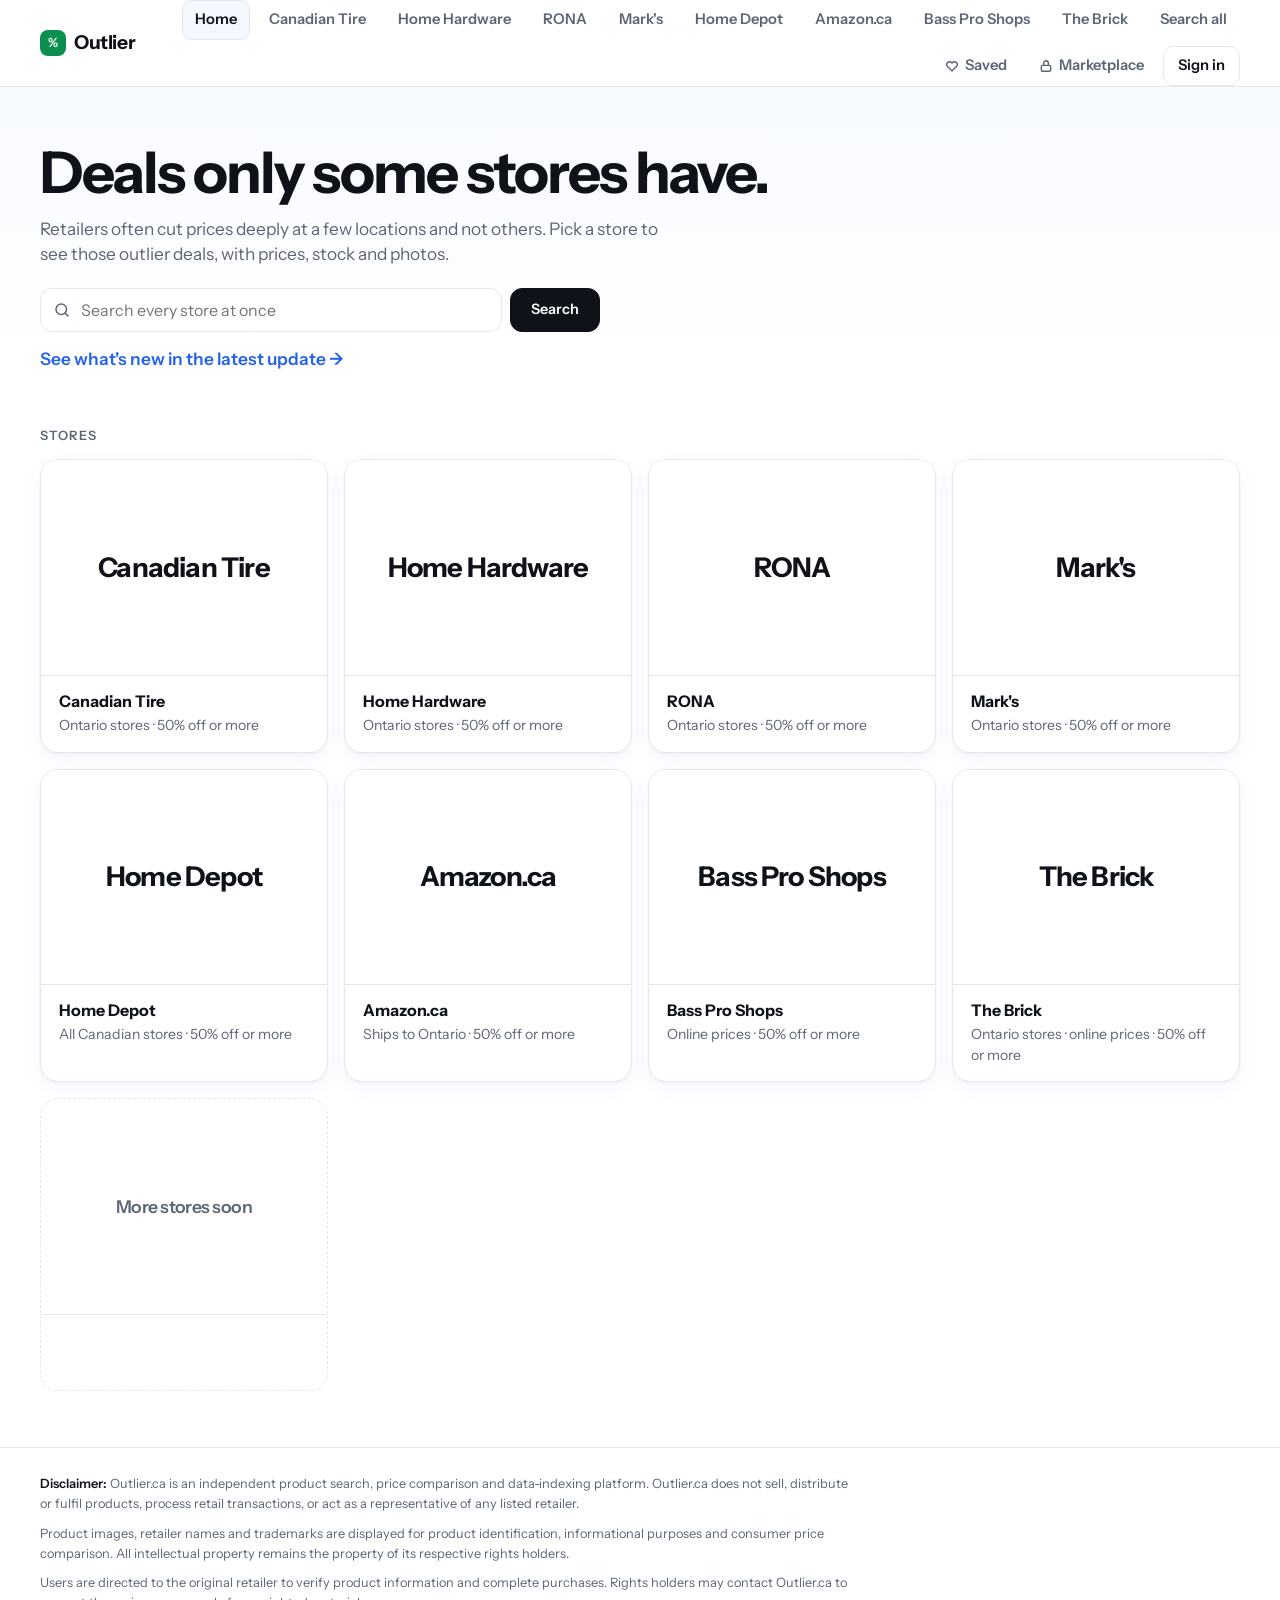
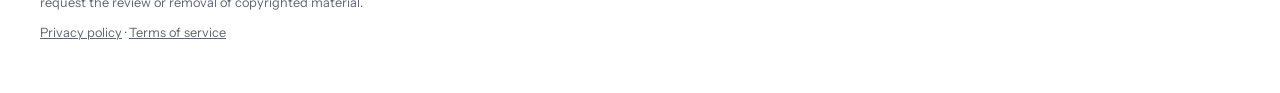
<file: index.html>
<!DOCTYPE html>
<html lang="en">
<head>
<meta charset="utf-8">
<meta name="viewport" content="width=device-width, initial-scale=1">
<title>Outlier | Deals only some stores have</title>
<meta name="description" content="Find products at deep discounts in just a few store locations. Pick a retailer to see its outlier deals.">
<link rel="preconnect" href="https://fonts.googleapis.com">
<link rel="preconnect" href="https://fonts.gstatic.com" crossorigin>
<link href="https://fonts.googleapis.com/css2?family=Instrument+Sans:wght@400;500;600;700&display=swap" rel="stylesheet">
<link rel="stylesheet" href="assets/site.css?v=5">
</head>
<body>
<header class="site">
  <div class="wrap">
    <a class="brand-link" href="./"><i aria-hidden="true"></i>Outlier</a>
    <nav class="menu" id="menu" aria-label="Stores"></nav>
  </div>
</header>
<script src="assets/nav.js?v=6" data-here="home" defer></script>

<main class="wrap">
  <section class="home-hero">
    <h1>Deals only some stores have.</h1>
    <p>Retailers often cut prices deeply at a few locations and not others. Pick a store to see those outlier deals, with prices, stock and photos.</p>
    <form class="home-search" action="search/" method="get" role="search">
      <label class="search">
        <svg viewBox="0 0 24 24" fill="none" stroke="currentColor" stroke-width="2" stroke-linecap="round" aria-hidden="true"><circle cx="11" cy="11" r="7"/><path d="m20 20-3.5-3.5"/></svg>
        <input type="search" name="q" placeholder="Search every store at once" autocomplete="off" aria-label="Search products, brands or SKUs in every store">
      </label>
      <button class="btn" type="submit">Search</button>
    </form>
    <p class="home-links"><a href="search/?new=1">See what's new in the latest update →</a></p>
  </section>

  <h2 class="gallery-title">Stores</h2>
  <ul class="gallery" id="gallery" aria-label="Stores"></ul>
</main>

<script>
(function () {
  const esc = (s) => String(s == null ? '' : s).replace(/[&<>"']/g, c => ({ '&': '&amp;', '<': '&lt;', '>': '&gt;', '"': '&quot;', "'": '&#39;' }[c]));
  fetch('retailers.json').then(r => r.json()).then(d => {
    const live = d.retailers.filter(x => x.live);
    const tiles = live.map(x => {
      const logo = x.logo
        ? `<img src="${esc(x.logo)}" alt="" loading="eager">`
        : `<span class="wordmark">${esc(x.name)}</span>`;
      return `<li><a class="tile" href="${esc(x.path)}" aria-label="${esc(x.name)}: ${esc(x.tagline || 'see deals')}">
        <span class="logo">${logo}</span>
        <span class="cap"><b>${esc(x.name)}</b><span>${esc(x.tagline || '')}</span></span></a></li>`;
    });
    tiles.push(`<li><div class="tile soon"><span class="logo"><span class="wordmark">More stores soon</span></span>
      <span class="cap"><b>&nbsp;</b><span>&nbsp;</span></span></div></li>`);
    document.getElementById('gallery').innerHTML = tiles.join('');
  }).catch(() => {
    document.getElementById('gallery').innerHTML = '<li>The store list could not load. Reload the page to try again.</li>';
  });
})();
</script>
<footer class="legal">
  <div class="wrap">
    <p><strong>Disclaimer:</strong> Outlier.ca is an independent product search, price comparison and data-indexing platform. Outlier.ca does not sell, distribute or fulfil products, process retail transactions, or act as a representative of any listed retailer.</p>
    <p>Product images, retailer names and trademarks are displayed for product identification, informational purposes and consumer price comparison. All intellectual property remains the property of its respective rights holders.</p>
    <p>Users are directed to the original retailer to verify product information and complete purchases. Rights holders may contact Outlier.ca to request the review or removal of copyrighted material.</p>
    <p><a href="privacy/">Privacy policy</a> &middot; <a href="terms/">Terms of service</a></p>
  </div>
</footer>
</body>
</html>
</file>
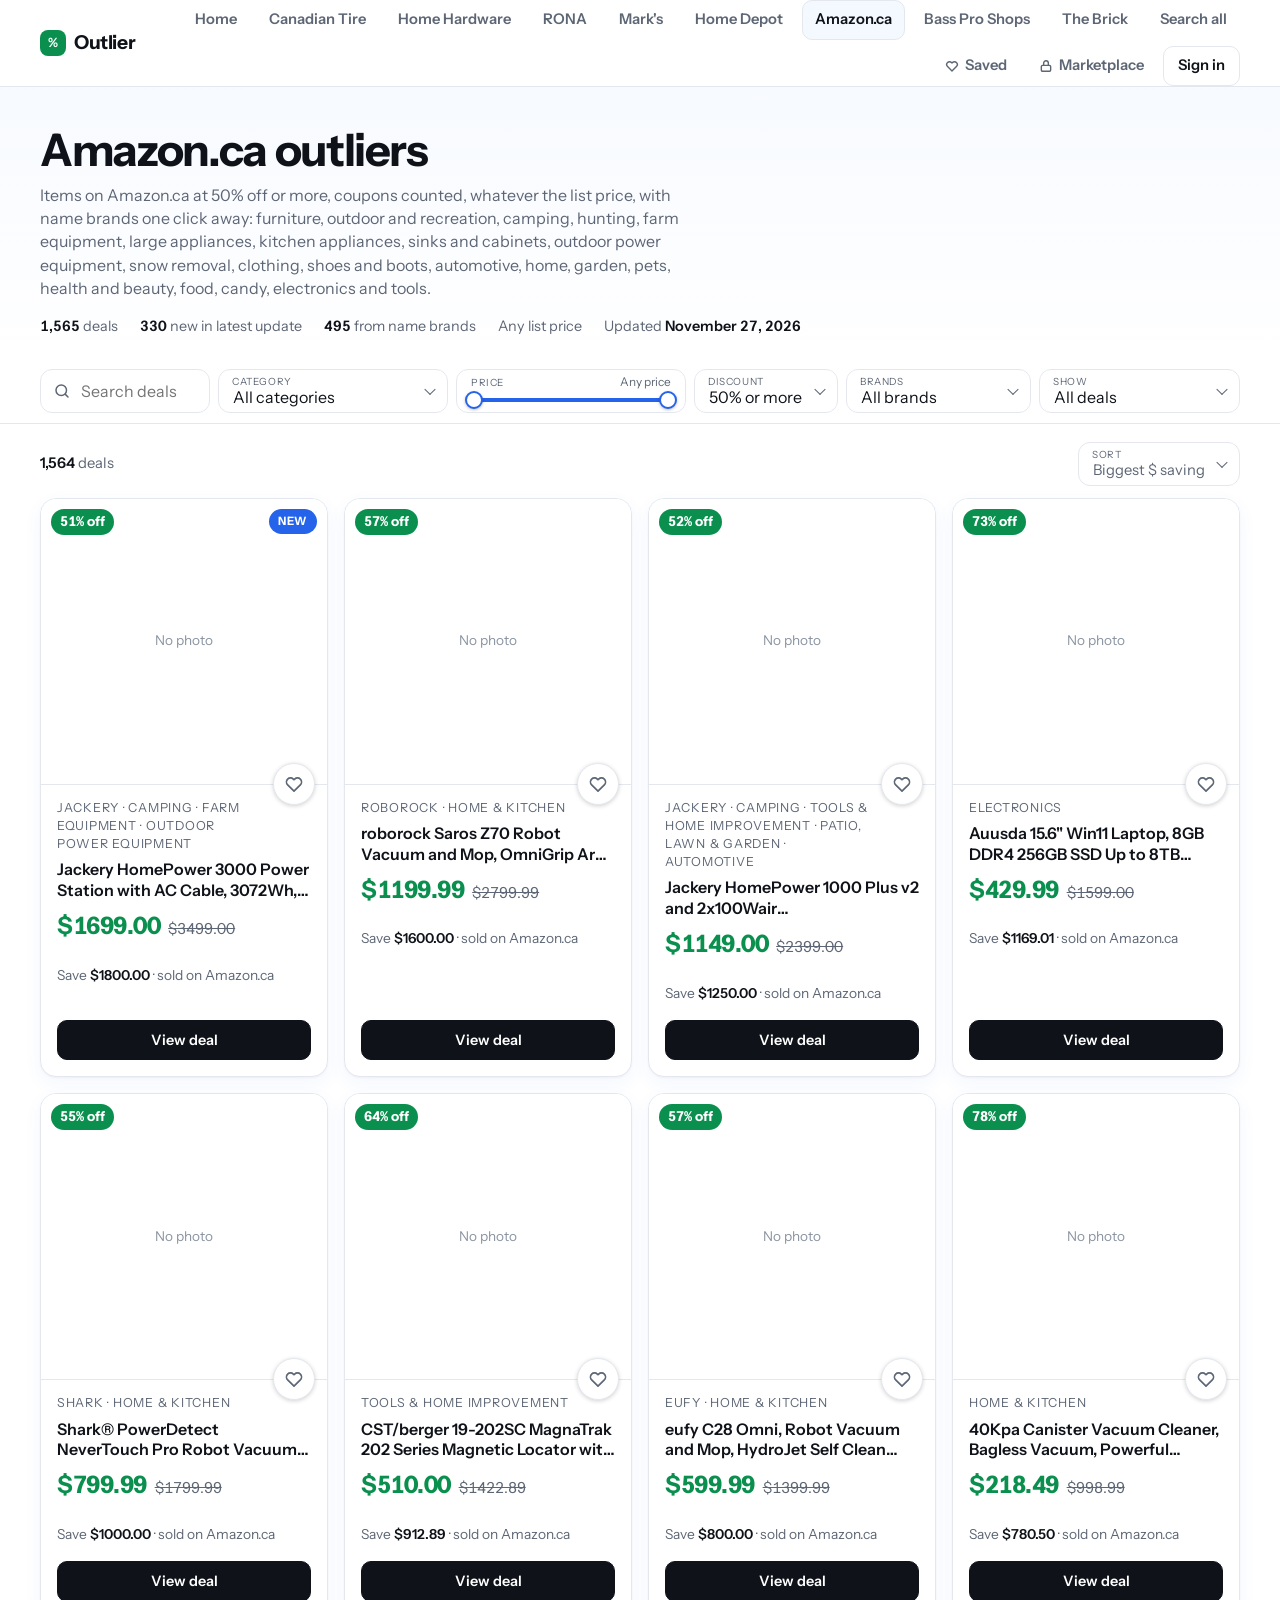
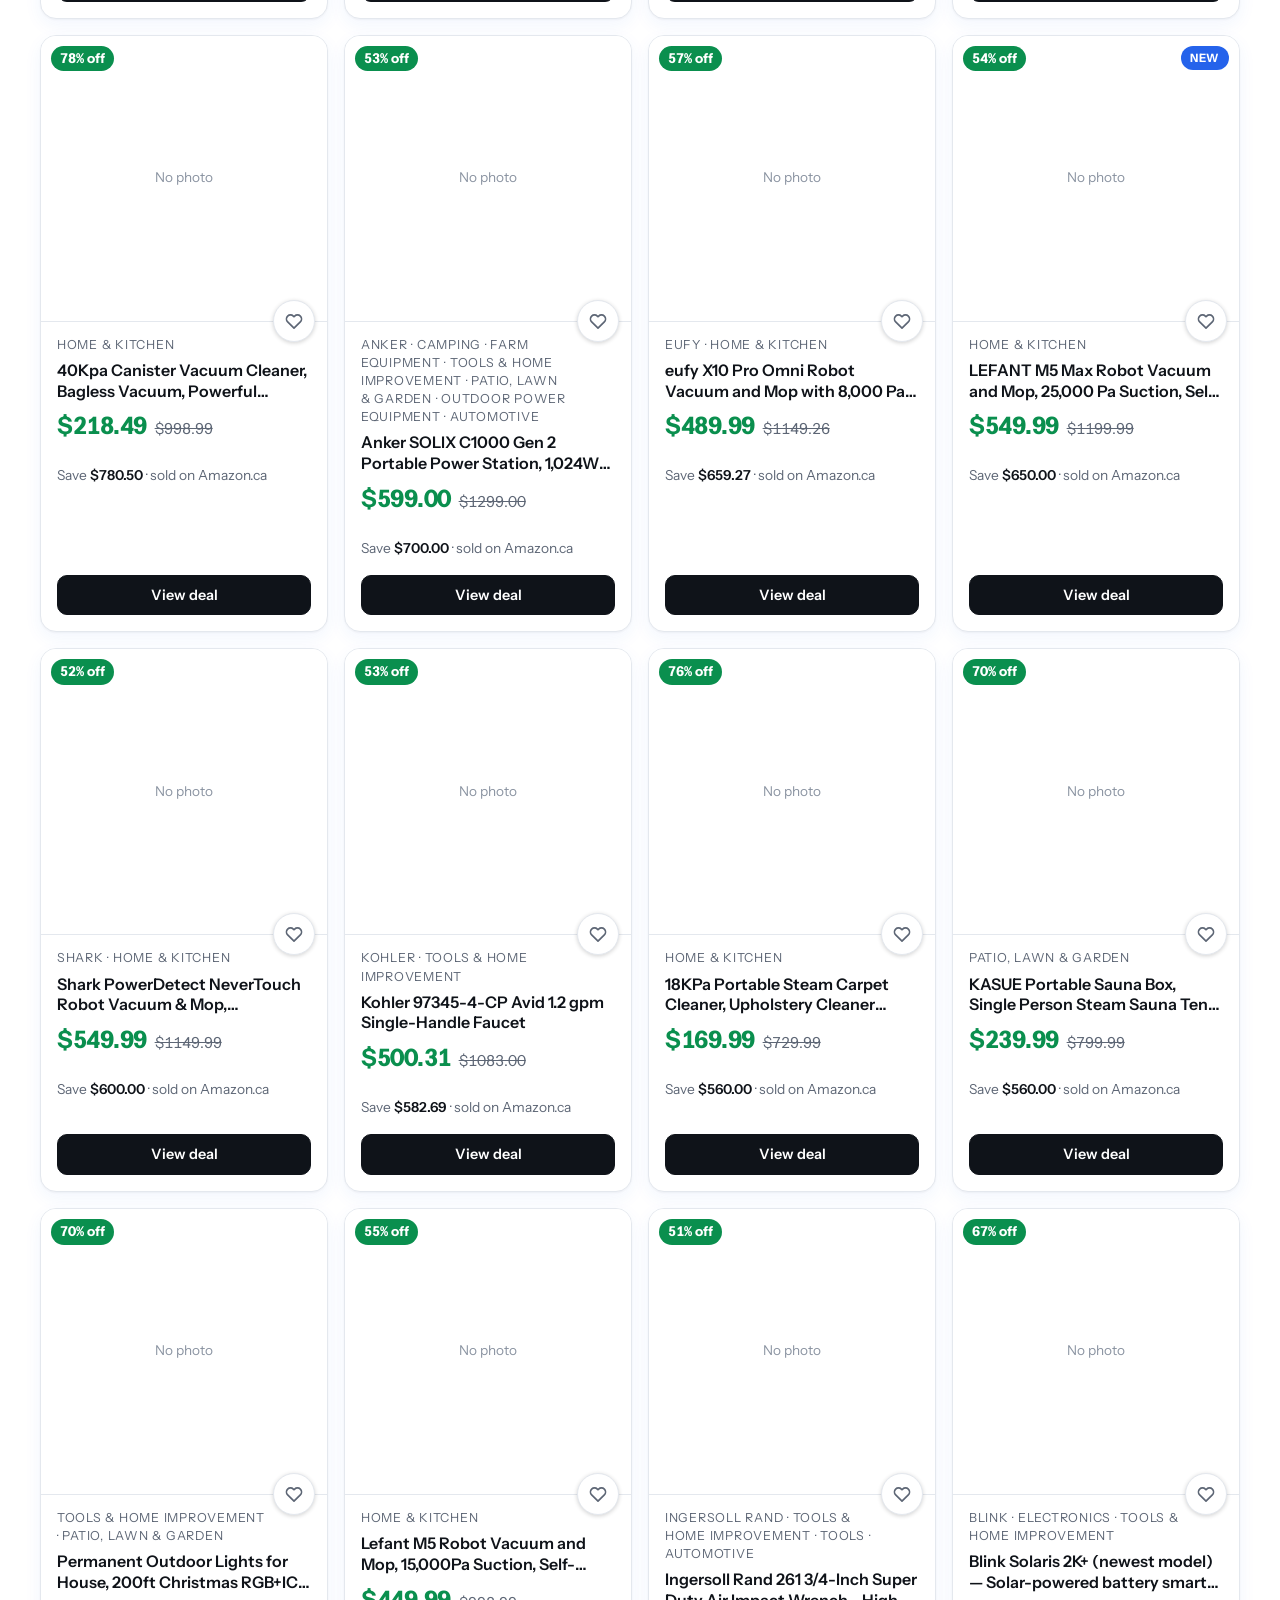
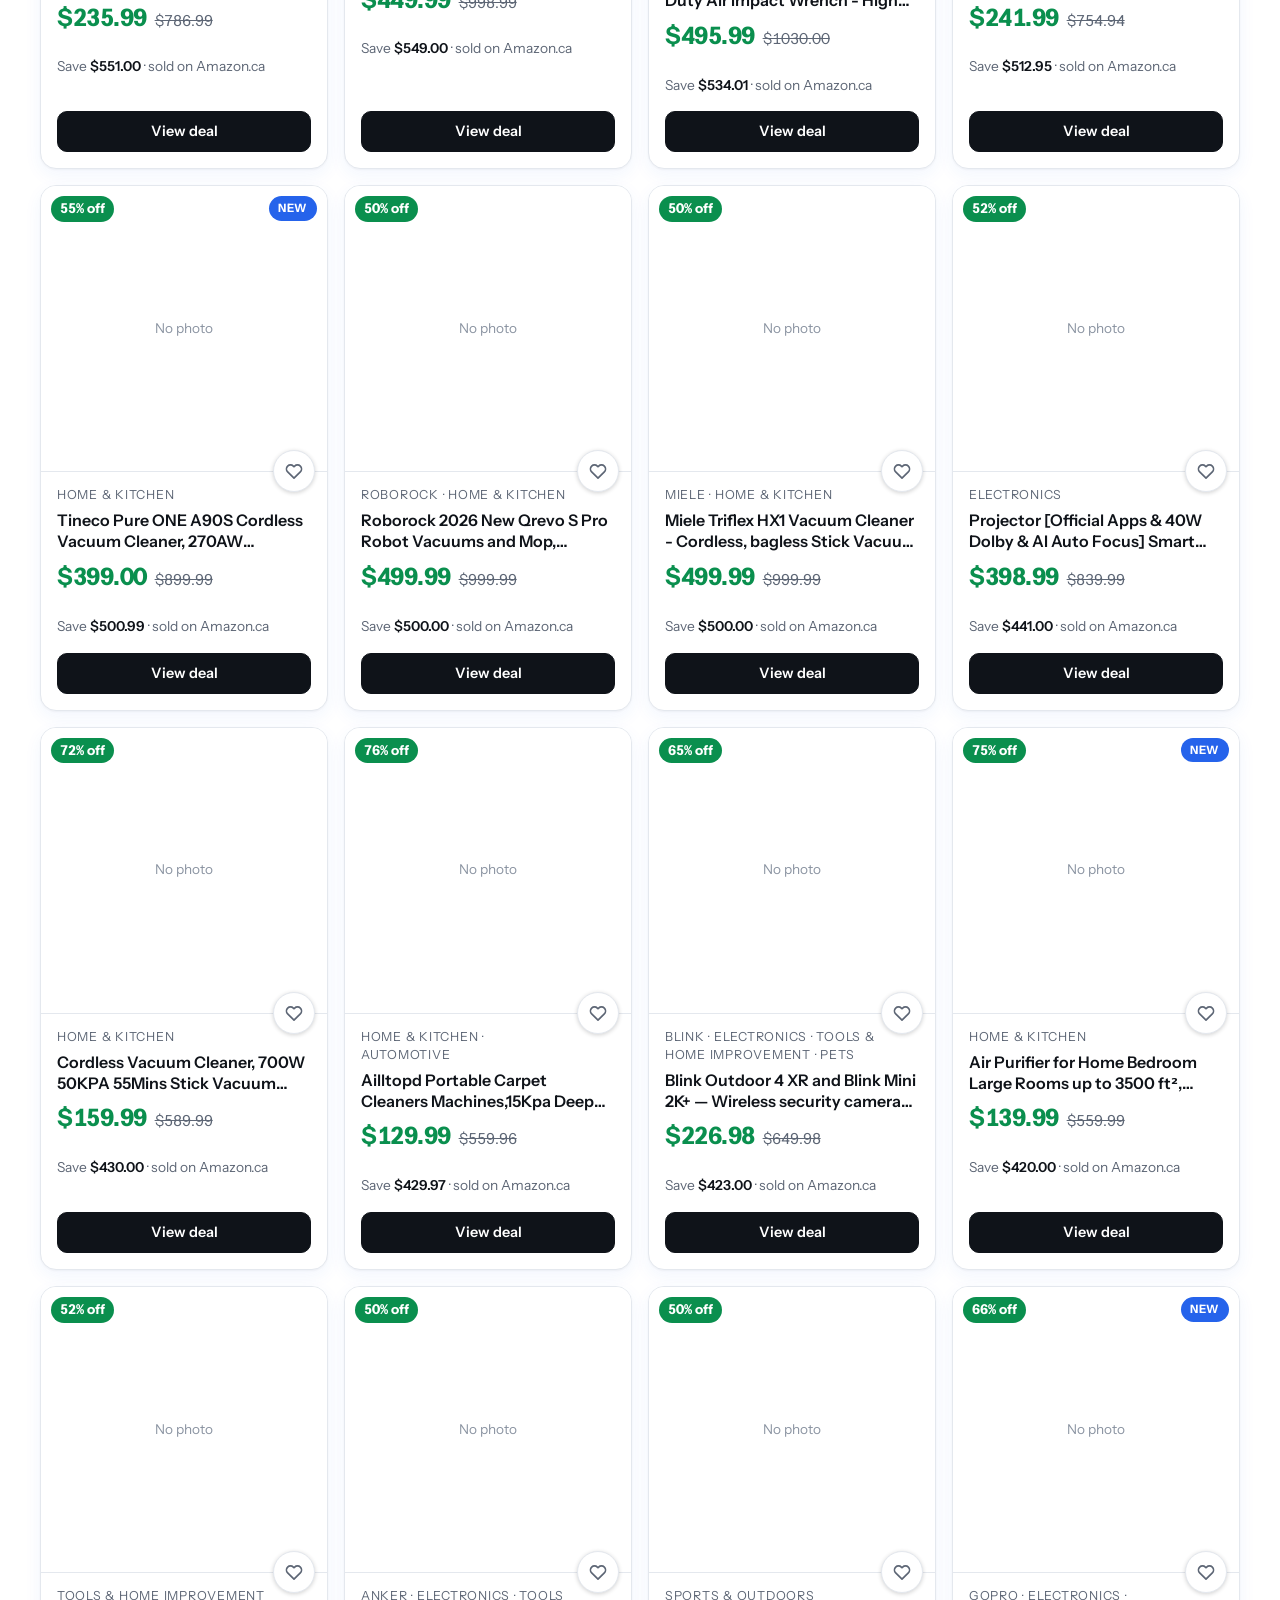
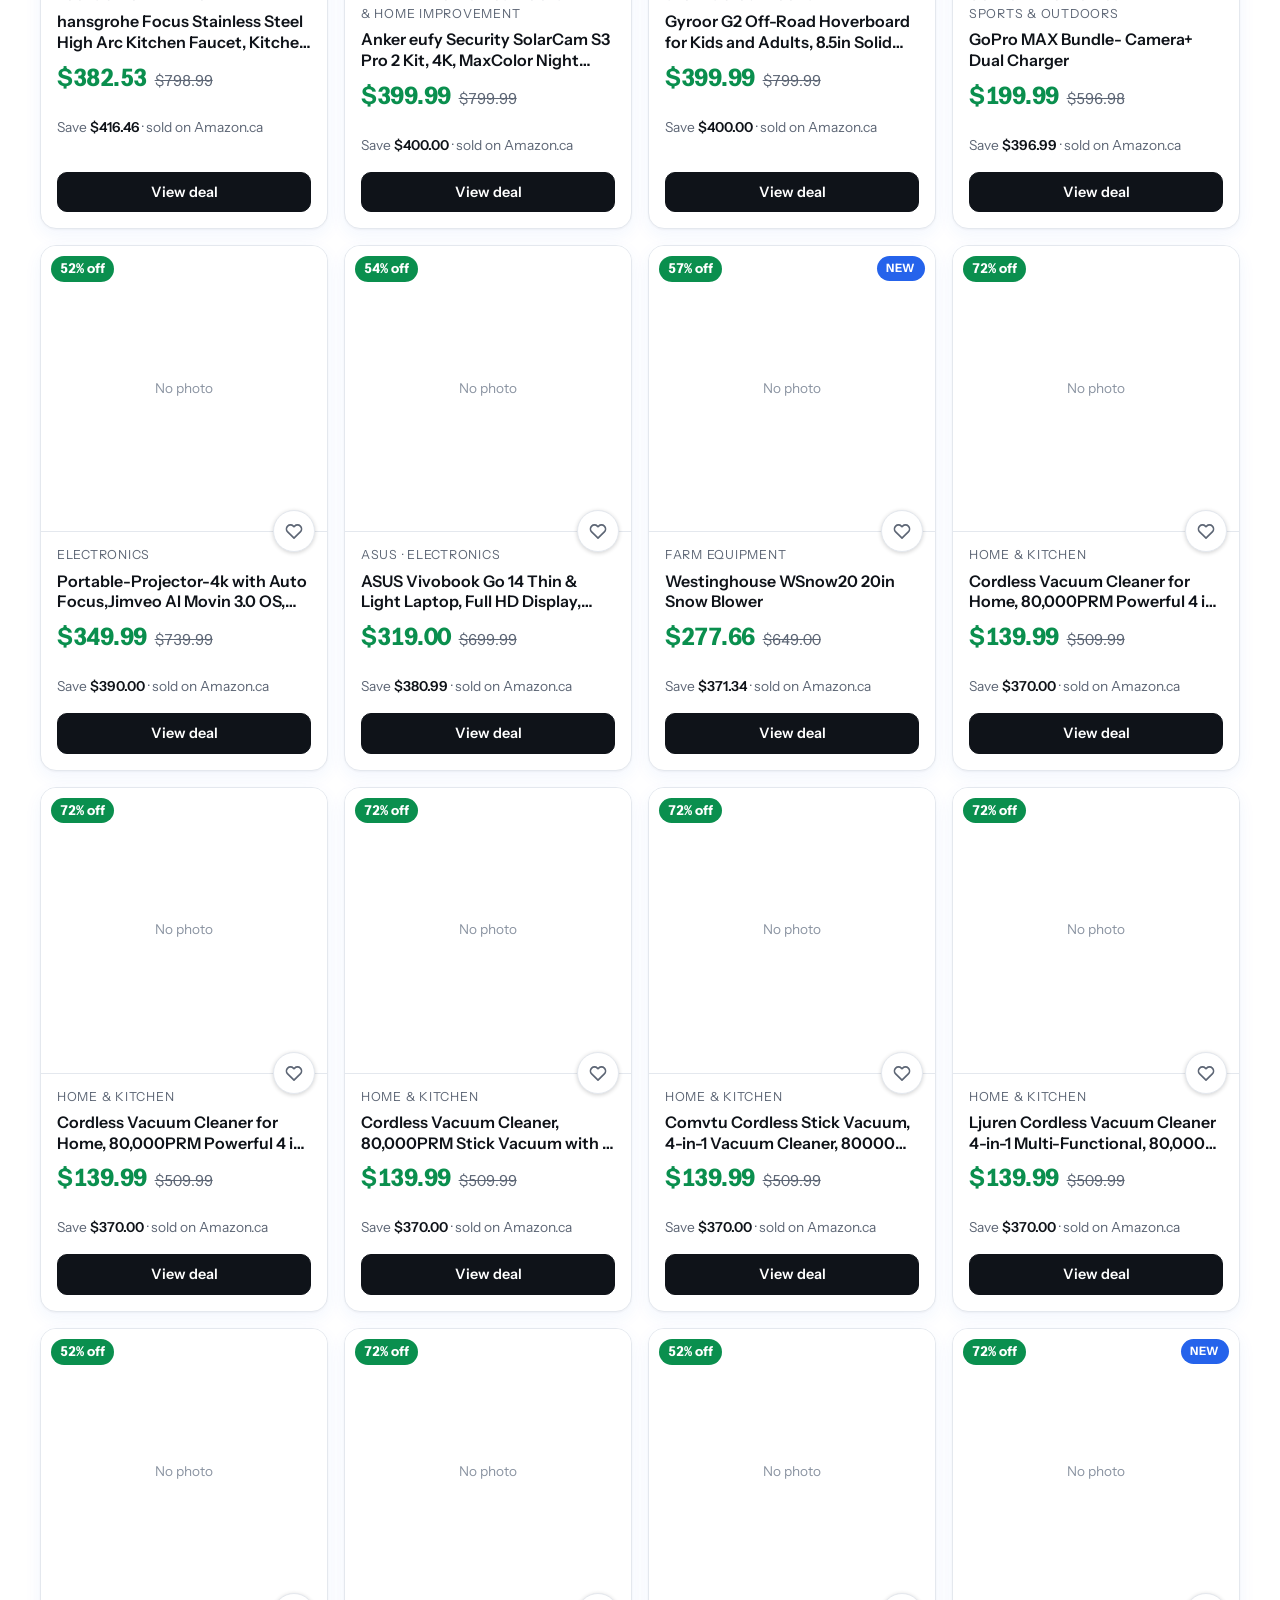
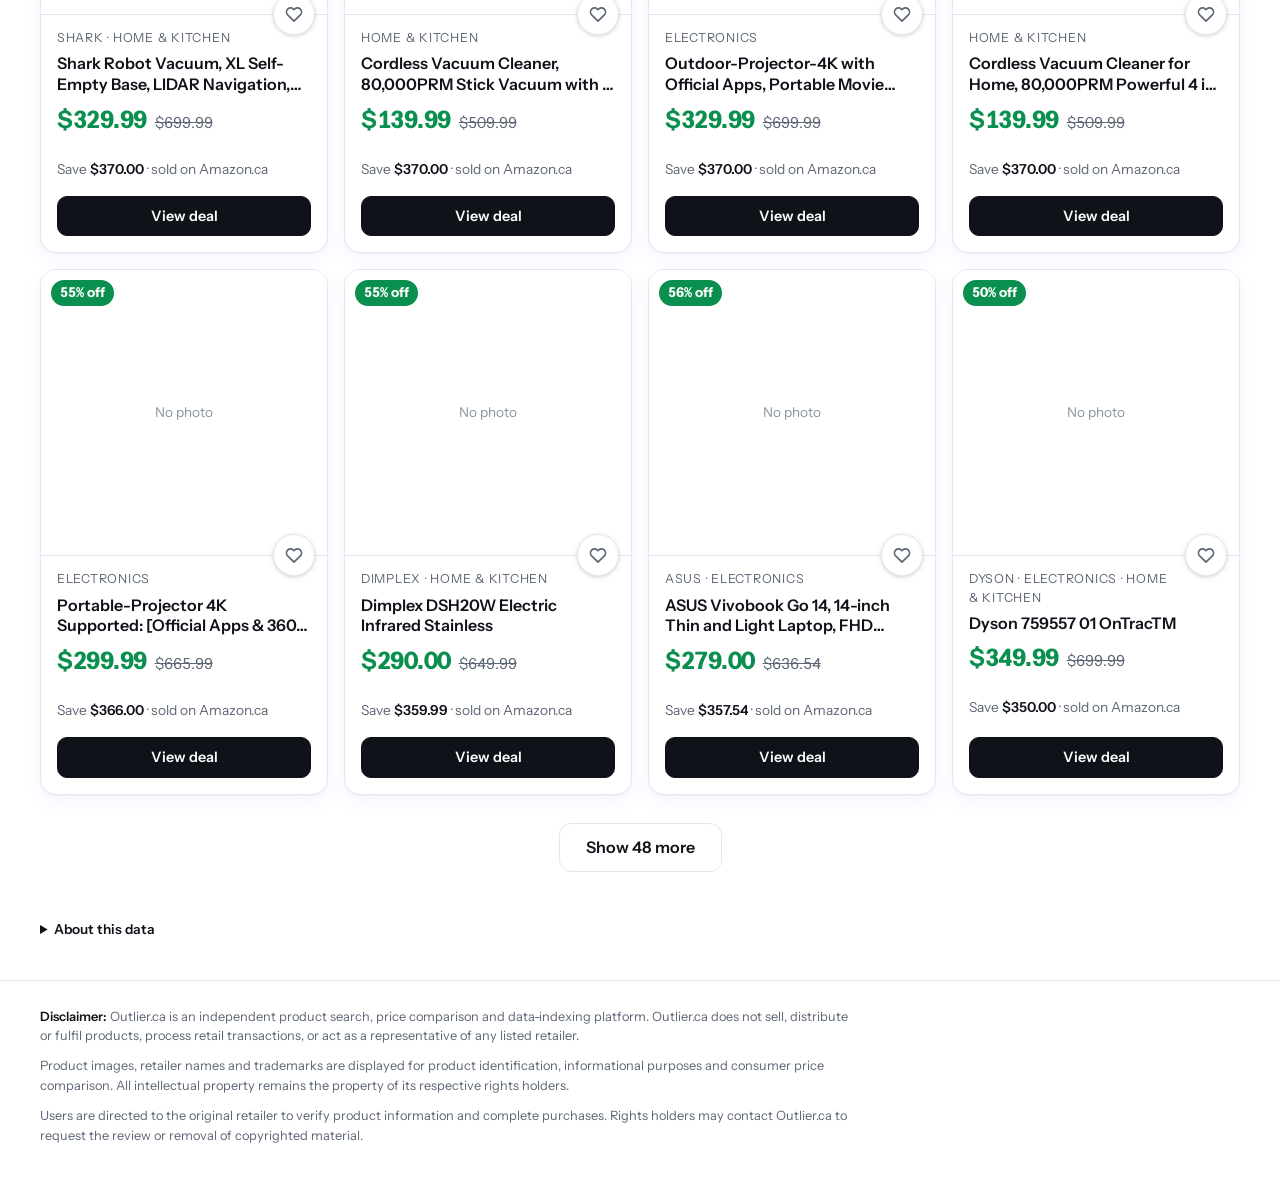
<file: amazon/index.html>
<!DOCTYPE html>
<html lang="en">
<head>
<meta charset="utf-8">
<meta name="viewport" content="width=device-width, initial-scale=1">
<title>Amazon.ca deals at 50% off or more, any list price | Outlier</title>
<meta name="description" content="Items on Amazon.ca at 50% off or more (coupons counted), whatever the list price: furniture, outdoor, camping, hunting, farm equipment, large appliances, kitchen appliances, sinks and cabinets, outdoor power equipment, snow removal, clothing, shoes and boots, automotive, home, garden, pets, health and beauty, food, candy, electronics and tools.">
<link rel="preconnect" href="https://fonts.googleapis.com">
<link rel="preconnect" href="https://fonts.gstatic.com" crossorigin>
<link href="https://fonts.googleapis.com/css2?family=Instrument+Sans:wght@400;500;600;700&display=swap" rel="stylesheet">
<link rel="stylesheet" href="../assets/site.css?v=8">
</head>
<body>
<header class="site">
  <div class="wrap">
    <a class="brand-link" href="../"><i aria-hidden="true"></i>Outlier</a>
    <nav class="menu" id="menu" aria-label="Stores"></nav>
  </div>
</header>
<script src="../assets/nav.js?v=6" data-base="../" data-here="amazon" defer></script>

<header class="wrap hero">
  <h1>Amazon.ca outliers</h1>
  <p>Items on Amazon.ca at 50% off or more, coupons counted, whatever the list price, with name brands one click away: furniture, outdoor and recreation, camping, hunting, farm equipment, large appliances, kitchen appliances, sinks and cabinets, outdoor power equipment, snow removal, clothing, shoes and boots, automotive, home, garden, pets, health and beauty, food, candy, electronics and tools.</p>
  <div class="stats" id="stats" aria-live="polite">Loading deals…</div>
</header>

<section class="controls" aria-label="Filters">
  <div class="wrap">
    <div class="row">
      <label class="search">
        <span class="sr" hidden>Search</span>
        <svg viewBox="0 0 24 24" fill="none" stroke="currentColor" stroke-width="2" stroke-linecap="round" aria-hidden="true"><circle cx="11" cy="11" r="7"/><path d="m20 20-3.5-3.5"/></svg>
        <input type="search" id="q" placeholder="Search deals" autocomplete="off" aria-label="Search products, brands or SKUs">
      </label>
      <div class="sel labeled cat"><span class="tag">Category</span><select id="cat" aria-label="Category"></select></div>
      <div class="pfmount" id="pricef"></div>
      <div class="sel labeled"><span class="tag">Discount</span><select id="minpct" aria-label="Minimum discount">
        <option value="50" selected>50% or more</option>
        <option value="60">60% or more</option>
        <option value="70">70% or more</option>
        <option value="80">80% or more</option>
        <option value="90">90% or more</option>
      </select></div>
      <div class="sel labeled"><span class="tag">Brands</span><select id="brands" aria-label="Brands">
        <option value="0" selected>All brands</option>
        <option value="1">Name brands only</option>
      </select></div>
      <div class="sel labeled"><span class="tag">Show</span><select id="when" aria-label="Show only new deals">
        <option value="0" selected>All deals</option>
        <option value="1">New in latest update</option>
        <option value="3">New in last 3 days</option>
        <option value="7">New in last 7 days</option>
      </select></div>
    </div>
  </div>
</section>

<main class="wrap">
  <div class="status">
    <span id="count" aria-live="polite"></span>
    <div class="sel labeled"><span class="tag">Sort</span><select id="sort" aria-label="Sort by">
      <option value="save">Biggest $ saving</option>
      <option value="pct">Biggest % off</option>
      <option value="low">Lowest price</option>
    </select></div>
  </div>
  <div class="grid" id="list"></div>
  <button class="more" id="more" type="button" hidden>Show more</button>
  <footer>
    <details>
      <summary>About this data</summary>
      <p id="foot"></p>
    </details>
  </footer>
</main>

<script src="../assets/saved.js?v=2"></script>
<script src="../assets/pricefilter.js?v=2"></script>
<script>
(function () {
  const $ = (id) => document.getElementById(id);
  const fmt = (n) => n == null ? '' : '$' + n.toFixed(2);
  const offLabel = (d) => Math.max(50, Math.floor(d.raw * 100 + 0.05)) + '%';
  const esc = (s) => String(s == null ? '' : s).replace(/[&<>"']/g, c => ({ '&': '&amp;', '<': '&lt;', '>': '&gt;', '"': '&quot;', "'": '&#39;' }[c]));
  const PAGE = 48;
  let D = null, ITEMS = [], shown = PAGE;
  const state = { q: '', cat: -1, minpct: 50, sort: 'save', when: 0, brands: 0 };

  try { const saved = JSON.parse(localStorage.getItem('amOutlierFilters1') || 'null'); if (saved) Object.assign(state, saved, { q: '' }); } catch (e) {}
  if (/[?&]new=1(&|$)/.test(location.search)) state.when = 1;
  function persist() { try { localStorage.setItem('amOutlierFilters1', JSON.stringify({ minpct: state.minpct, sort: state.sort, brands: state.brands })); } catch (e) {} }

  // Photos: the scan stores https://m.media-amazon.com/images/I/<id>.jpg; Amazon's size suffix gives a 400 px copy.
  function imgUrl(v) {
    const m = typeof v === 'string' && v.match(/^https:\/\/m\.media-amazon\.com\/images\/I\/([A-Za-z0-9%+_\-]+)\.(jpg|png)$/);
    return m ? 'https://m.media-amazon.com/images/I/' + m[1] + '._AC_UL400_.' + m[2] : '';
  }

  function prepare(data) {
    D = data;
    ITEMS = data.items.map(r => {
      const d = r[7][0];
      const raw = d[3] ? 1 - d[1] / d[3] : 0;
      const deal = { sale: d[1], orig: d[3], raw, pct: Math.round(raw * 1000) / 10 };
      return { code: r[0], title: r[1], url: r[2], brand: r[3] || '', cats: r[5], note: typeof r[10] === 'string' ? r[10] : '', img: imgUrl(r[8]), deal, first: typeof r[9] === 'string' ? r[9] : '', hay: (r[1] + ' ' + (r[3] || '') + ' ' + r[0]).toLowerCase() };
    });
  }

  // "New" = first seen in the daily refresh (build_data.py stores the date in row[9]; empty = unknown, never new).
  const latestDay = () => String(D.generated || '').slice(0, 10);
  const isNew = (it) => !!it.first && it.first >= latestDay();
  function sinceDate(n) {
    if (!n) return '';
    const t = new Date(latestDay() + 'T00:00:00Z');
    if (isNaN(t)) return '';
    t.setUTCDate(t.getUTCDate() - (n - 1));
    return t.toISOString().slice(0, 10);
  }
  const emptyHint = () => state.when
    ? (ITEMS.some(i => i.first) ? 'Nothing new matches these filters. Try a longer window or loosen the other filters.' : 'New-deal tracking starts with the next daily update, so nothing is marked new yet. Check back tomorrow.')
    : 'Try a lower discount, a wider price range or a different category.';

  function compute() {
    const since = sinceDate(state.when);
    const terms = state.q.trim().toLowerCase().split(/\s+/).filter(Boolean);
    const catCounts = new Array(D.cats.length).fill(0);
    let allCount = 0;
    const out = [];
    for (const it of ITEMS) {
      if (since && !(it.first && it.first >= since)) continue;
      if (terms.length && !terms.every(t => it.hay.includes(t))) continue;
      if (it.deal.raw * 100 < state.minpct - 0.05) continue;
      if (!PriceFilter.test(it.deal.sale)) continue;
      if (state.brands && !it.brand) continue;
      it.cats.forEach(c => catCounts[c]++);
      allCount++;
      if (state.cat >= 0 && !it.cats.includes(state.cat)) continue;
      out.push(it);
    }
    const by = {
      pct: (a, b) => b.deal.pct - a.deal.pct || b.deal.orig - a.deal.orig,
      save: (a, b) => (b.deal.orig - b.deal.sale) - (a.deal.orig - a.deal.sale),
      low: (a, b) => a.deal.sale - b.deal.sale
    };
    out.sort(by[state.sort] || by.save);
    return { out, catCounts, allCount };
  }

  function renderCats(counts) {
    const order = D.cats.map((c, i) => i).sort((x, y) => counts[y] - counts[x]);
    const opt = (i, label, n) => `<option value="${i}"${state.cat === i ? ' selected' : ''}>${esc(label)} (${n.toLocaleString()})</option>`;
    $('cat').innerHTML = `<option value="-1"${state.cat === -1 ? ' selected' : ''}>All categories</option>` + order.filter(i => counts[i] > 0 || state.cat === i).map(i => opt(i, D.cats[i], counts[i])).join('');
  }

  const itemUrl = (it) => 'https://www.amazon.ca' + it.url;

  function card(it) {
    const url = itemUrl(it), d = it.deal;
    const fresh = isNew(it) ? '<span class="new">New</span>' : '';
    const media = it.img
      ? `<a class="media" href="${esc(url)}" target="_blank" rel="noopener" tabindex="-1" aria-hidden="true"><img src="${esc(it.img)}" alt="" width="400" height="400" loading="lazy" decoding="async" referrerpolicy="no-referrer"><span class="pct">${offLabel(d)} off</span>${fresh}</a>`
      : `<a class="media none" href="${esc(url)}" target="_blank" rel="noopener" tabindex="-1" aria-hidden="true"><span class="pct">${offLabel(d)} off</span>${fresh}</a>`;
    const cats = it.cats.map(c => D.cats[c]).filter(Boolean).join(' · ');
    const noteTxt = it.note === 'coupon applied' ? 'price includes a coupon' : it.note ? 'after ' + it.note + ' (clip it on Amazon)' : '';
    const coupon = noteTxt ? ` · <b>${esc(noteTxt)}</b>` : '';
    return `<article class="card">${media}
      <div class="body">
        ${Saved.btn({ s: 'amazon', c: it.code, t: it.title, i: it.img, u: url, b: it.brand, p: d.sale, o: d.orig })}
        <p class="brand">${esc(it.brand || cats)}${it.brand && cats ? ' · ' + esc(cats) : ''}</p>
        <h2><a href="${esc(url)}" target="_blank" rel="noopener">${esc(it.title)}</a></h2>
        <p class="price"><strong>${fmt(d.sale)}</strong><s>${fmt(d.orig)}</s></p>
        <p class="where">Save <b>${fmt(d.orig - d.sale)}</b> · sold on Amazon.ca${coupon}</p>
        <div class="actions"><a class="btn" href="${esc(url)}" target="_blank" rel="noopener">View deal</a></div>
      </div></article>`;
  }

  function render(resetPage) {
    if (!D) return;
    if (resetPage) shown = PAGE;
    const { out, catCounts } = compute();
    renderCats(catCounts);
    $('count').innerHTML = `<b>${out.length.toLocaleString()}</b> deal${out.length === 1 ? '' : 's'}`;
    $('list').innerHTML = out.length
      ? out.slice(0, shown).map(card).join('')
      : '<div class="empty" style="grid-column:1/-1"><b>No deals match</b>' + emptyHint() + '</div>';
    const more = $('more');
    more.hidden = out.length <= shown;
    more.textContent = `Show ${Math.min(PAGE, out.length - shown)} more`;
  }

  function summary() {
    const when = new Date(D.generated);
    const day = when.toLocaleDateString('en-CA', { year: 'numeric', month: 'long', day: 'numeric' });
    const fresh = ITEMS.some(i => i.first) ? `<span><b>${ITEMS.filter(isNew).length.toLocaleString()}</b> new in latest update</span>` : '';
    $('stats').innerHTML = `<span><b>${ITEMS.length.toLocaleString()}</b> deals</span>${fresh}<span><b>${ITEMS.filter(i => i.brand).length.toLocaleString()}</b> from name brands</span><span>Any list price</span><span>Updated <b>${esc(day)}</b></span>`;
    $('foot').innerHTML = `Prices and photos come from Amazon.ca, scanned ${esc(when.toLocaleString('en-CA'))}, while signed out and with no delivery address set. Amazon has one price for the whole country, so there are no store filters here. Amazon has no "% off" filter, so each scan reads Amazon's deals list plus Amazon search results for a fixed set of furniture, outdoor, camping, hunting, farm, large appliance, kitchen appliance, sink, cabinet, outdoor power equipment, snow removal, clothing, shoe and boot, automotive, home, garden, pet, health and beauty, food, candy, electronics and tool searches. It shows items of any list price whose price is 50% off or more of it, with any coupon counted; items whose title starts with a recognised brand are labelled with it and can be isolated with the Brands filter. Items from lesser-known sellers are included too, and their list prices are the least reliable, so check the real price before you buy. It is a sample of Amazon, not every product. The crossed-out price is the list price Amazon shows, which is not always what the item recently sold for. A coupon only applies once you clip it on the product page. Amazon deals can sell out or end within hours, and the price and any coupon can differ at checkout, so check before you buy. This page does not use affiliate links. Product photos load from Amazon's image servers and belong to Amazon and its sellers. This is an independent tool and is not affiliated with Amazon.`;
  }

  function initPrice() {
    PriceFilter.mount($('pricef'), () => render(true));
    PriceFilter.setPrices(ITEMS.map(i => i.deal.sale));
  }

  function wire() {
    const set = (k, v) => { state[k] = v; persist(); render(true); };
    let t = null;
    $('q').addEventListener('input', e => { clearTimeout(t); t = setTimeout(() => set('q', e.target.value), 150); });
    $('minpct').addEventListener('change', e => set('minpct', +e.target.value));
    $('sort').addEventListener('change', e => set('sort', e.target.value));
    $('brands').addEventListener('change', e => set('brands', +e.target.value));
    $('when').addEventListener('change', e => set('when', +e.target.value));
    $('cat').addEventListener('change', e => set('cat', +e.target.value));
    $('more').addEventListener('click', () => { shown += PAGE; render(false); });
    $('list').addEventListener('error', e => { const t = e.target; if (t && t.tagName === 'IMG') { const box = t.parentNode; if (box) box.classList.add('none'); t.remove(); } }, true);
    if (![50, 60, 70, 80, 90].includes(state.minpct)) state.minpct = 50;
    if (!['save', 'pct', 'low'].includes(state.sort)) state.sort = 'save';
    if (![0, 1, 3, 7].includes(state.when)) state.when = 0;
    if (![0, 1].includes(state.brands)) state.brands = 0;
    $('brands').value = String(state.brands);
    $('when').value = String(state.when);
    $('minpct').value = String(state.minpct); $('sort').value = state.sort;
  }

  fetch('../data/amazon/deals.json').then(r => { if (!r.ok) throw new Error('HTTP ' + r.status); return r.json(); })
    .then(data => { prepare(data); initPrice(); wire(); summary(); render(true); })
    .catch(err => { $('stats').textContent = 'The deals could not load (' + err.message + '). Reload the page to try again.'; });
})();
</script>
<footer class="legal">
  <div class="wrap">
    <p><strong>Disclaimer:</strong> Outlier.ca is an independent product search, price comparison and data-indexing platform. Outlier.ca does not sell, distribute or fulfil products, process retail transactions, or act as a representative of any listed retailer.</p>
    <p>Product images, retailer names and trademarks are displayed for product identification, informational purposes and consumer price comparison. All intellectual property remains the property of its respective rights holders.</p>
    <p>Users are directed to the original retailer to verify product information and complete purchases. Rights holders may contact Outlier.ca to request the review or removal of copyrighted material.</p>
  </div>
</footer>
</body>
</html>
</file>
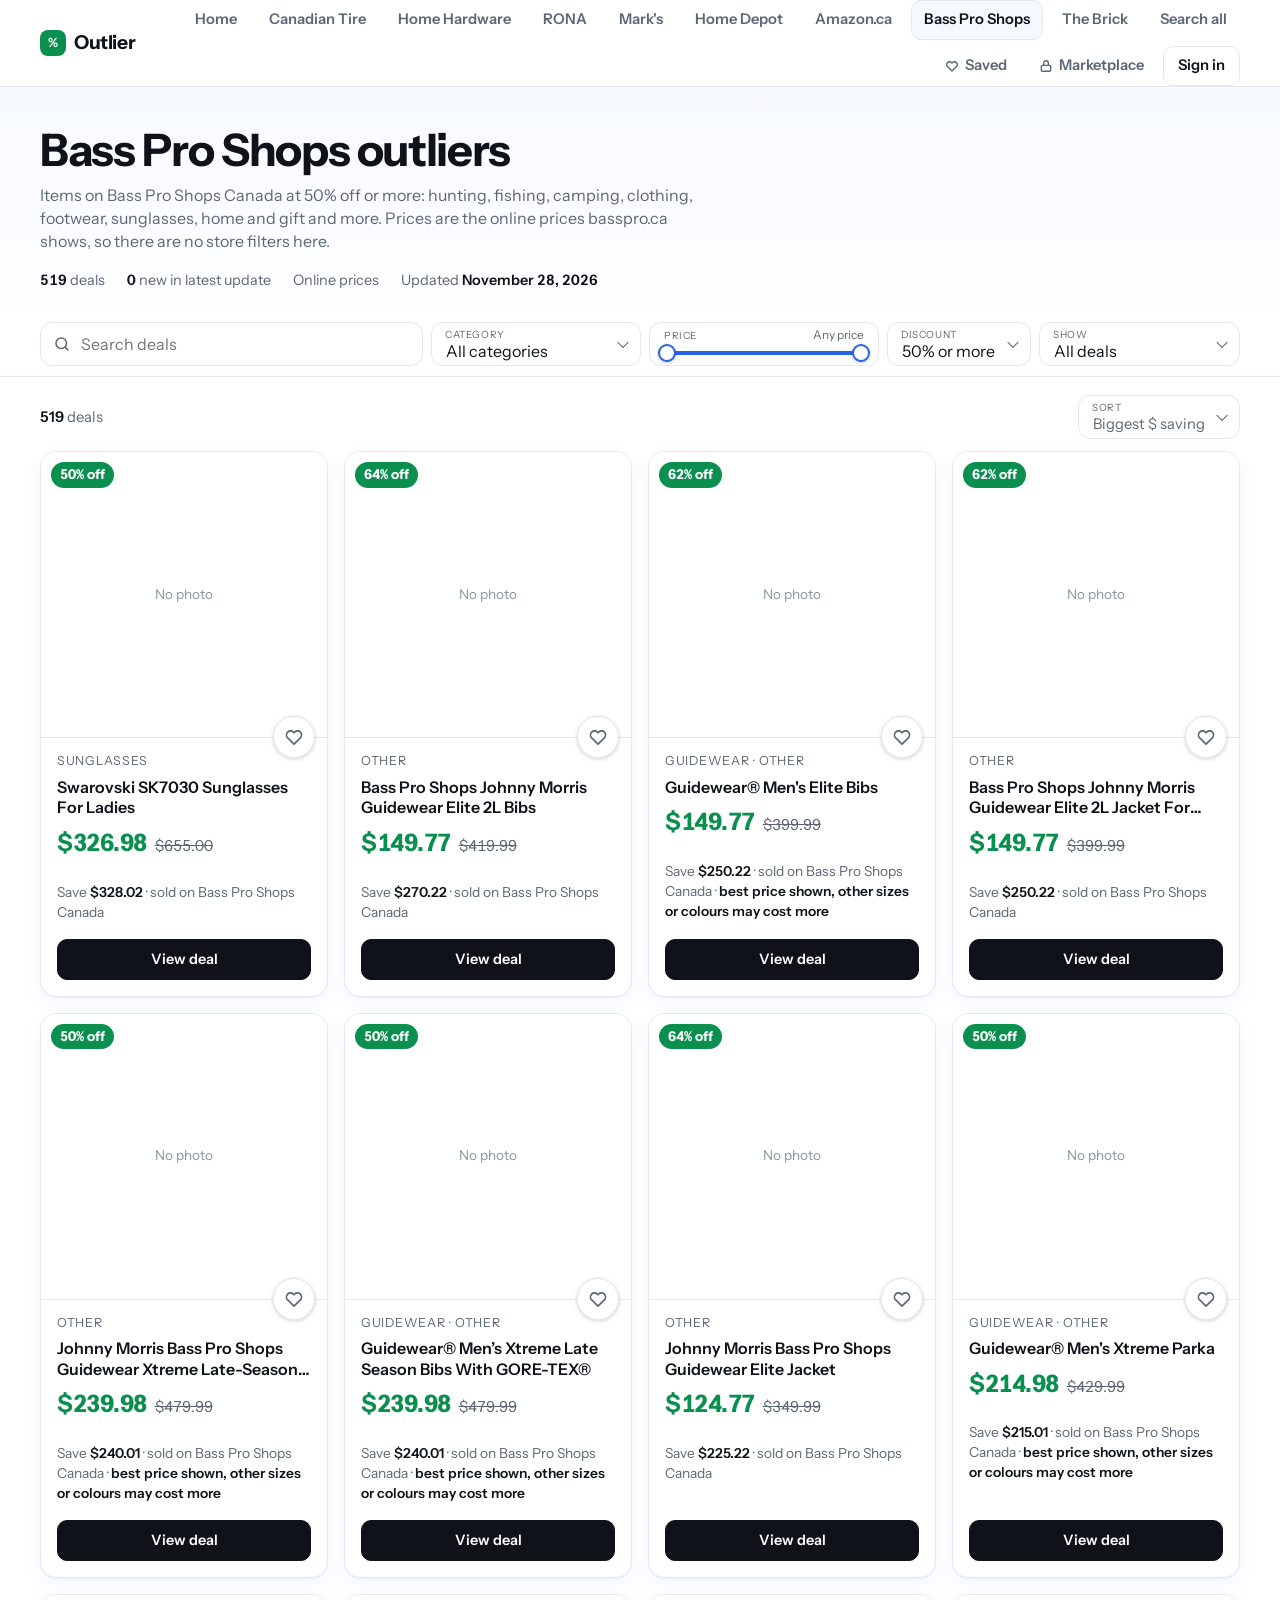
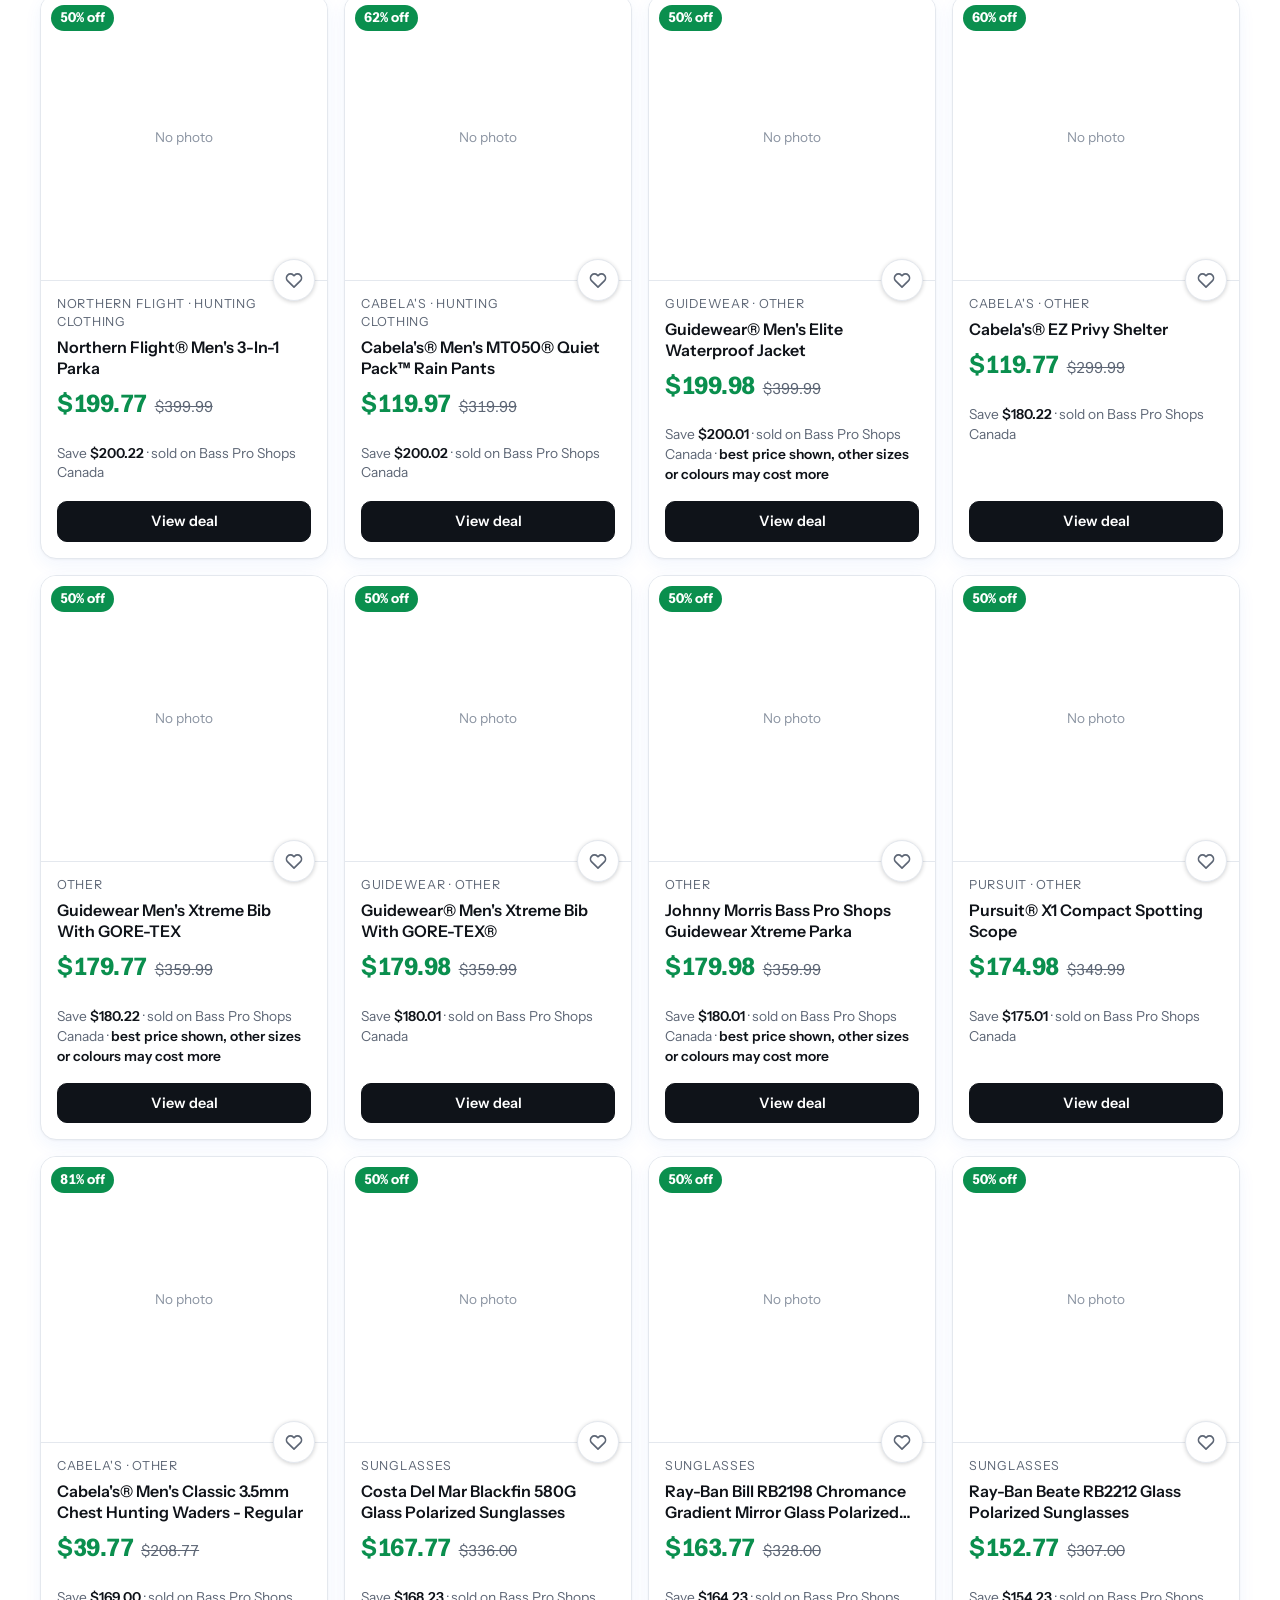
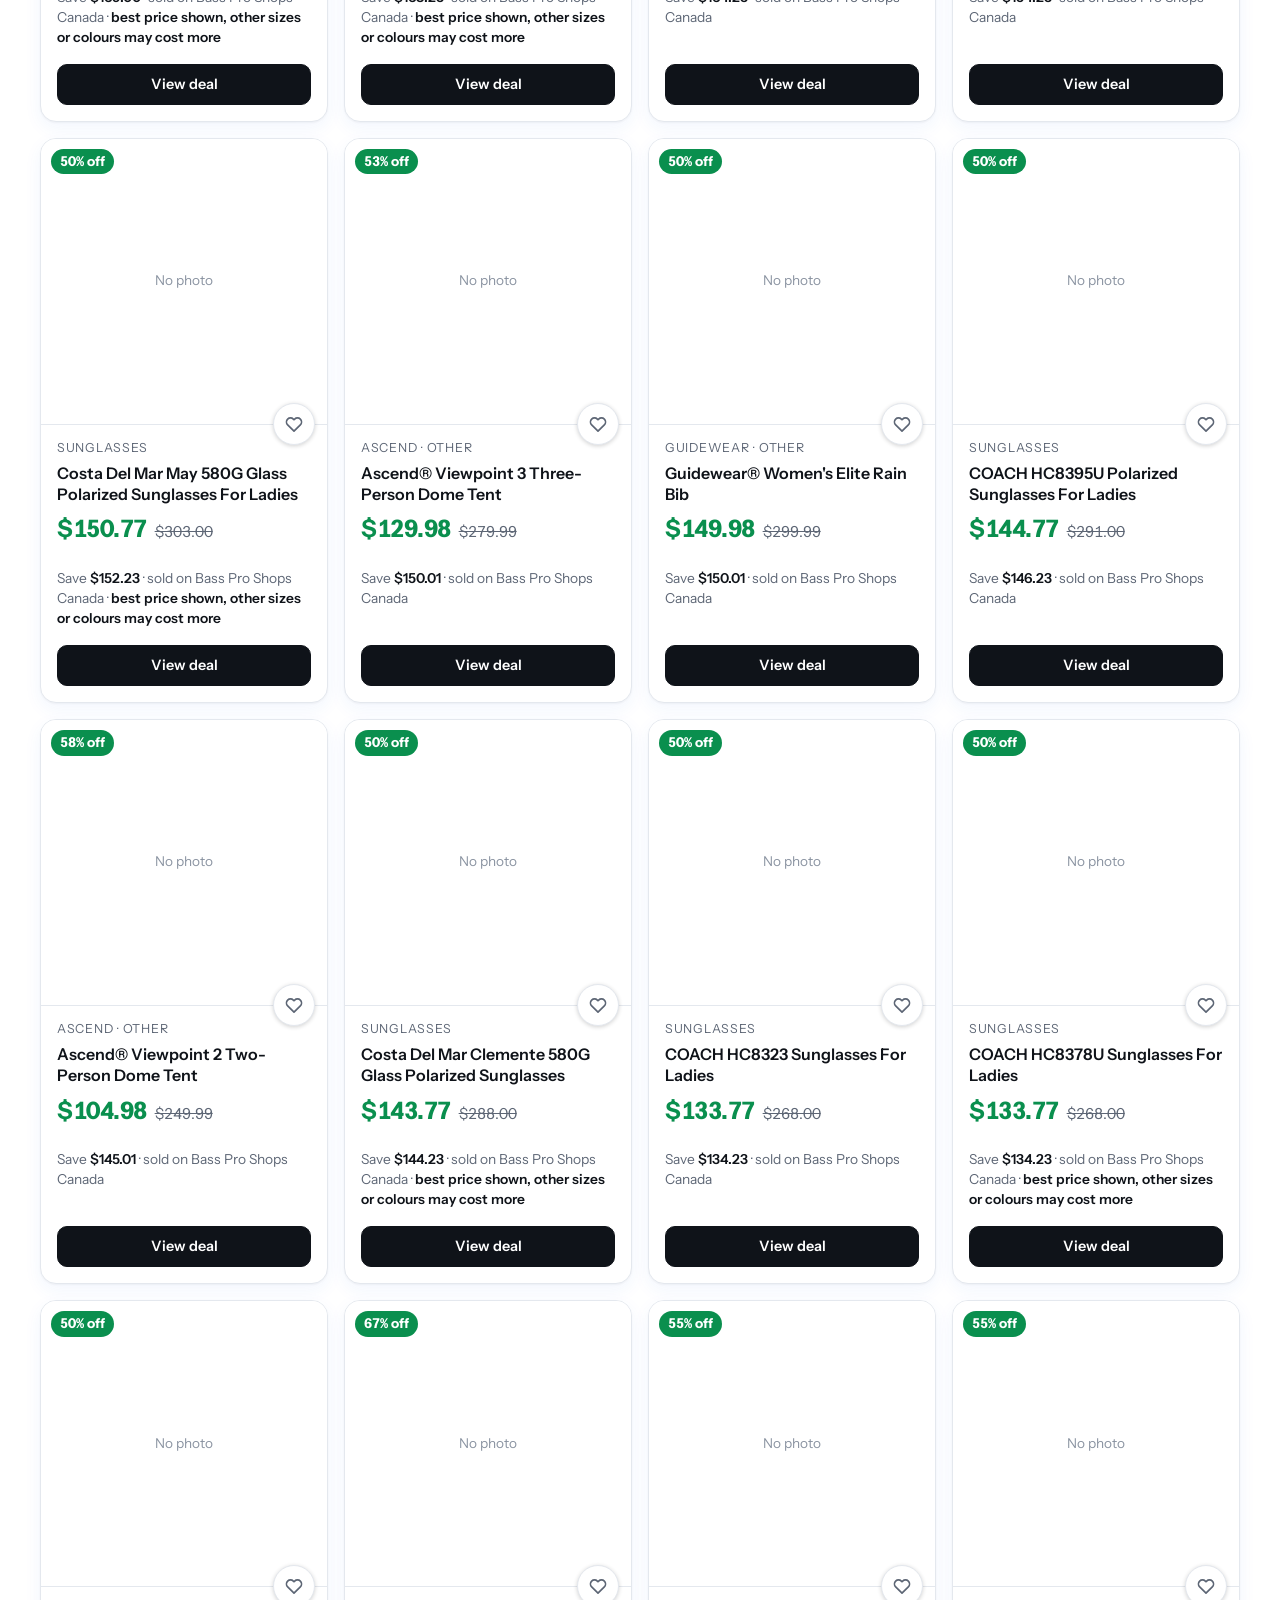
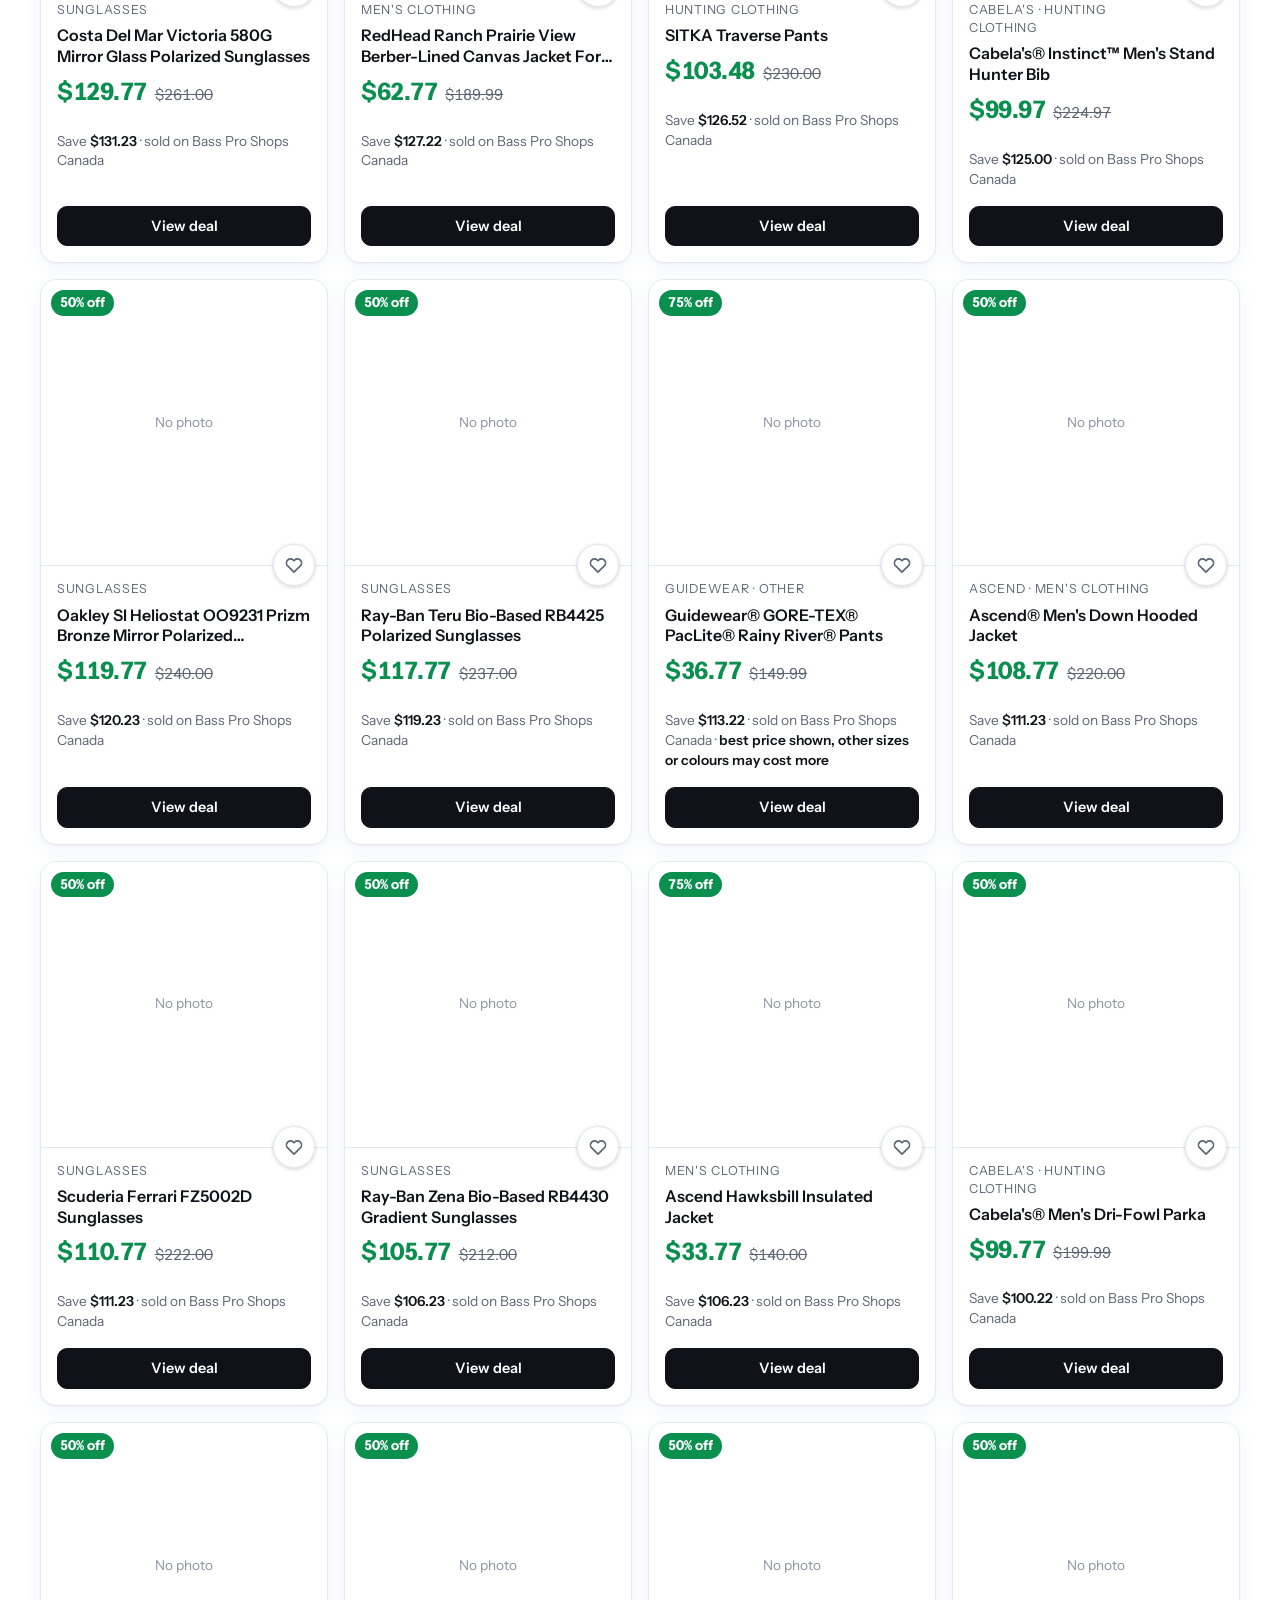
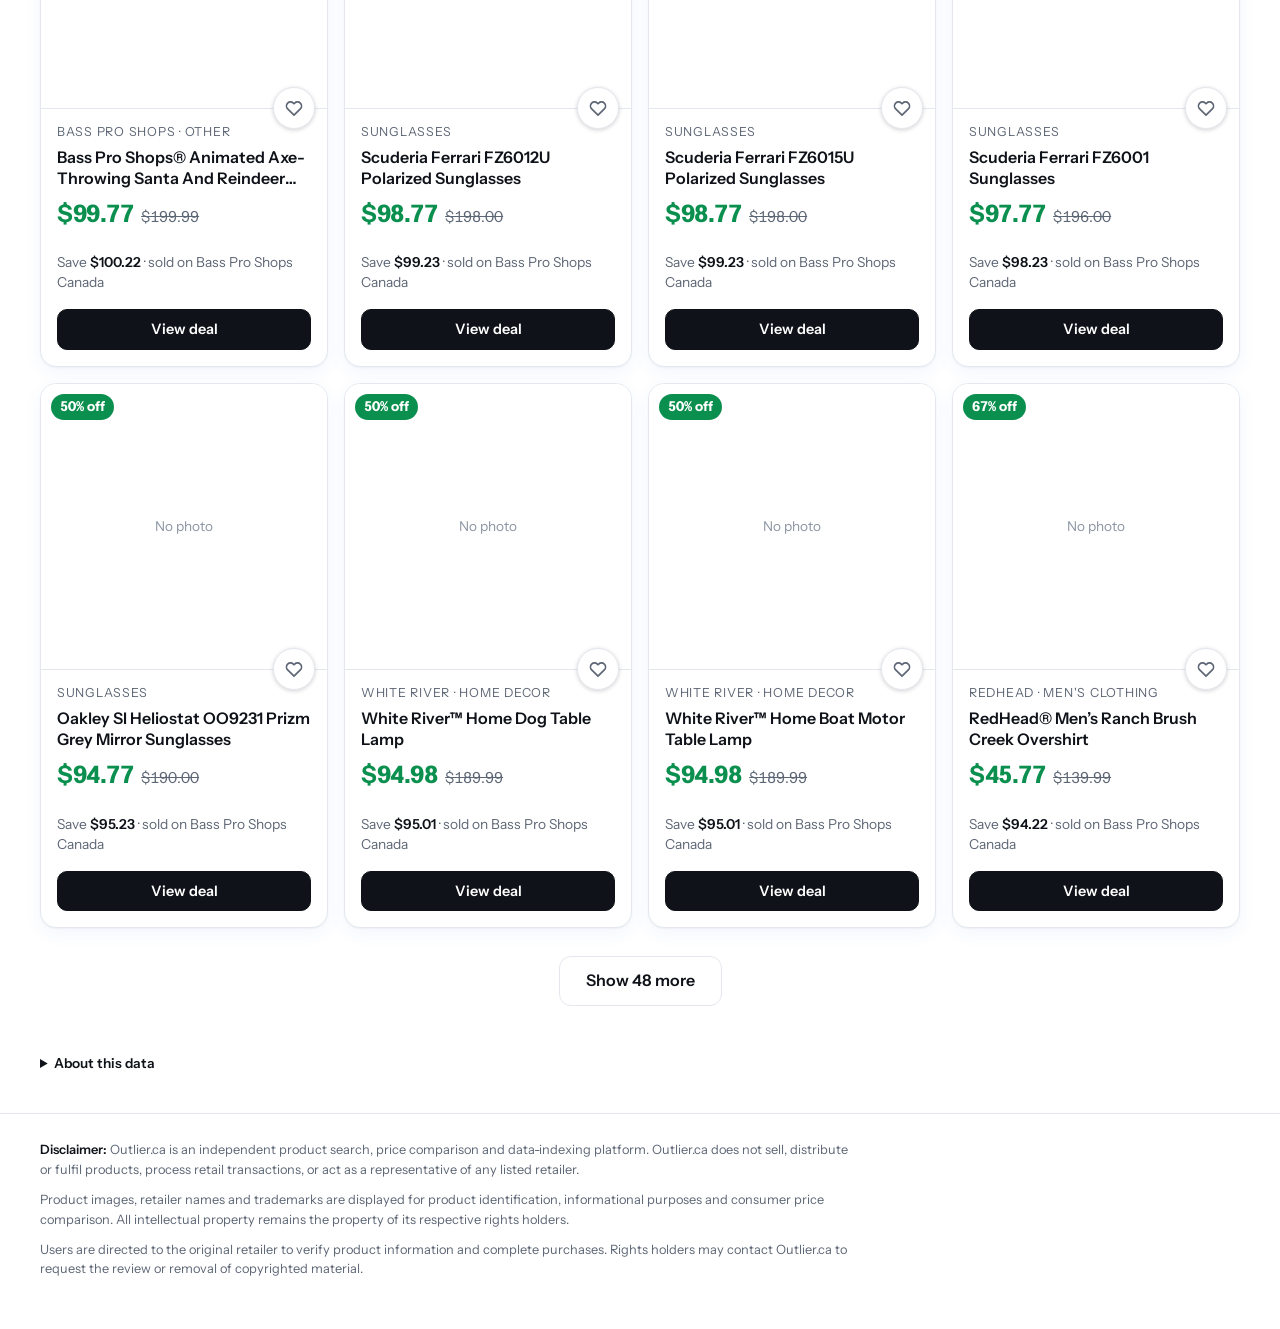
<file: bass-pro/index.html>
<!DOCTYPE html>
<html lang="en">
<head>
<meta charset="utf-8">
<meta name="viewport" content="width=device-width, initial-scale=1">
<title>Bass Pro Shops Canada deals at 50% off or more | Outlier</title>
<meta name="description" content="Bass Pro Shops Canada (basspro.ca) items at 50% off or more: hunting, fishing, camping, clothing, footwear, sunglasses, home and gift, and more, with price and photos.">
<link rel="preconnect" href="https://fonts.googleapis.com">
<link rel="preconnect" href="https://fonts.gstatic.com" crossorigin>
<link href="https://fonts.googleapis.com/css2?family=Instrument+Sans:wght@400;500;600;700&display=swap" rel="stylesheet">
<link rel="stylesheet" href="../assets/site.css?v=8">
</head>
<body>
<header class="site">
  <div class="wrap">
    <a class="brand-link" href="../"><i aria-hidden="true"></i>Outlier</a>
    <nav class="menu" id="menu" aria-label="Stores"></nav>
  </div>
</header>
<script src="../assets/nav.js?v=6" data-base="../" data-here="bass-pro" defer></script>

<header class="wrap hero">
  <h1>Bass Pro Shops outliers</h1>
  <p>Items on Bass Pro Shops Canada at 50% off or more: hunting, fishing, camping, clothing, footwear, sunglasses, home and gift and more. Prices are the online prices basspro.ca shows, so there are no store filters here.</p>
  <div class="stats" id="stats" aria-live="polite">Loading deals…</div>
</header>

<section class="controls" aria-label="Filters">
  <div class="wrap">
    <div class="row">
      <label class="search">
        <span class="sr" hidden>Search</span>
        <svg viewBox="0 0 24 24" fill="none" stroke="currentColor" stroke-width="2" stroke-linecap="round" aria-hidden="true"><circle cx="11" cy="11" r="7"/><path d="m20 20-3.5-3.5"/></svg>
        <input type="search" id="q" placeholder="Search deals" autocomplete="off" aria-label="Search products, brands or SKUs">
      </label>
      <div class="sel labeled cat"><span class="tag">Category</span><select id="cat" aria-label="Category"></select></div>
      <div class="pfmount" id="pricef"></div>
      <div class="sel labeled"><span class="tag">Discount</span><select id="minpct" aria-label="Minimum discount">
        <option value="50" selected>50% or more</option>
        <option value="60">60% or more</option>
        <option value="70">70% or more</option>
        <option value="80">80% or more</option>
        <option value="90">90% or more</option>
      </select></div>
      <div class="sel labeled"><span class="tag">Show</span><select id="when" aria-label="Show only new deals">
        <option value="0" selected>All deals</option>
        <option value="1">New in latest update</option>
        <option value="3">New in last 3 days</option>
        <option value="7">New in last 7 days</option>
      </select></div>
    </div>
  </div>
</section>

<main class="wrap">
  <div class="status">
    <span id="count" aria-live="polite"></span>
    <div class="sel labeled"><span class="tag">Sort</span><select id="sort" aria-label="Sort by">
      <option value="save">Biggest $ saving</option>
      <option value="pct">Biggest % off</option>
      <option value="low">Lowest price</option>
    </select></div>
  </div>
  <div class="grid" id="list"></div>
  <button class="more" id="more" type="button" hidden>Show more</button>
  <footer>
    <details>
      <summary>About this data</summary>
      <p id="foot"></p>
    </details>
  </footer>
</main>

<script src="../assets/saved.js?v=2"></script>
<script src="../assets/pricefilter.js?v=2"></script>
<script>
(function () {
  const $ = (id) => document.getElementById(id);
  const fmt = (n) => n == null ? '' : '$' + n.toFixed(2);
  const offLabel = (d) => Math.max(50, Math.floor(d.raw * 100 + 0.05)) + '%';
  const esc = (s) => String(s == null ? '' : s).replace(/[&<>"']/g, c => ({ '&': '&amp;', '<': '&lt;', '>': '&gt;', '"': '&quot;', "'": '&#39;' }[c]));
  const PAGE = 48;
  let D = null, ITEMS = [], shown = PAGE;
  const state = { q: '', cat: -1, minpct: 50, sort: 'save', when: 0 };

  try { const saved = JSON.parse(localStorage.getItem('bpOutlierFilters1') || 'null'); if (saved) Object.assign(state, saved, { q: '' }); } catch (e) {}
  if (/[?&]new=1(&|$)/.test(location.search)) state.when = 1;
  function persist() { try { localStorage.setItem('bpOutlierFilters1', JSON.stringify({ minpct: state.minpct, sort: state.sort })); } catch (e) {} }

  // Photos: the scan stores the product image path on Bass Pro's image server (ProductImages/<size>/<name>); the page asks for a 400 px copy.
  function imgUrl(v) {
    return typeof v === 'string' && /^ProductImages\/[A-Za-z0-9\/_.\-]+$/.test(v) ? 'https://assets.basspro.com/image/upload/f_auto/c_scale,w_400/v1/' + v : '';
  }

  function prepare(data) {
    D = data;
    ITEMS = data.items.map(r => {
      const d = r[7][0];
      const raw = d[3] ? 1 - d[1] / d[3] : 0;
      const deal = { sale: d[1], orig: d[3], raw, pct: Math.round(raw * 1000) / 10 };
      return { code: r[0], title: r[1], url: r[2], brand: r[3] || '', cats: r[5], note: typeof r[10] === 'string' ? r[10] : '', img: imgUrl(r[8]), deal, first: typeof r[9] === 'string' ? r[9] : '', hay: (r[1] + ' ' + (r[3] || '') + ' ' + r[0]).toLowerCase() };
    });
  }

  // "New" = first seen in the daily refresh (build_data.py stores the date in row[9]; empty = unknown, never new).
  const latestDay = () => String(D.generated || '').slice(0, 10);
  const isNew = (it) => !!it.first && it.first >= latestDay();
  function sinceDate(n) {
    if (!n) return '';
    const t = new Date(latestDay() + 'T00:00:00Z');
    if (isNaN(t)) return '';
    t.setUTCDate(t.getUTCDate() - (n - 1));
    return t.toISOString().slice(0, 10);
  }
  const emptyHint = () => state.when
    ? (ITEMS.some(i => i.first) ? 'Nothing new matches these filters. Try a longer window or loosen the other filters.' : 'New-deal tracking starts with the next daily update, so nothing is marked new yet. Check back tomorrow.')
    : 'Try a lower discount, a wider price range or a different category.';

  function compute() {
    const since = sinceDate(state.when);
    const terms = state.q.trim().toLowerCase().split(/\s+/).filter(Boolean);
    const catCounts = new Array(D.cats.length).fill(0);
    let allCount = 0;
    const out = [];
    for (const it of ITEMS) {
      if (since && !(it.first && it.first >= since)) continue;
      if (terms.length && !terms.every(t => it.hay.includes(t))) continue;
      if (it.deal.raw * 100 < state.minpct - 0.05) continue;
      if (!PriceFilter.test(it.deal.sale)) continue;
      it.cats.forEach(c => catCounts[c]++);
      allCount++;
      if (state.cat >= 0 && !it.cats.includes(state.cat)) continue;
      out.push(it);
    }
    const by = {
      pct: (a, b) => b.deal.pct - a.deal.pct || b.deal.orig - a.deal.orig,
      save: (a, b) => (b.deal.orig - b.deal.sale) - (a.deal.orig - a.deal.sale),
      low: (a, b) => a.deal.sale - b.deal.sale
    };
    out.sort(by[state.sort] || by.save);
    return { out, catCounts, allCount };
  }

  function renderCats(counts) {
    const order = D.cats.map((c, i) => i).sort((x, y) => counts[y] - counts[x]);
    const opt = (i, label, n) => `<option value="${i}"${state.cat === i ? ' selected' : ''}>${esc(label)} (${n.toLocaleString()})</option>`;
    $('cat').innerHTML = `<option value="-1"${state.cat === -1 ? ' selected' : ''}>All categories</option>` + order.filter(i => counts[i] > 0 || state.cat === i).map(i => opt(i, D.cats[i], counts[i])).join('');
  }

  const itemUrl = (it) => 'https://www.basspro.ca' + it.url;

  function card(it) {
    const url = itemUrl(it), d = it.deal;
    const fresh = isNew(it) ? '<span class="new">New</span>' : '';
    const media = it.img
      ? `<a class="media" href="${esc(url)}" target="_blank" rel="noopener" tabindex="-1" aria-hidden="true"><img src="${esc(it.img)}" alt="" width="400" height="400" loading="lazy" decoding="async" referrerpolicy="no-referrer"><span class="pct">${offLabel(d)} off</span>${fresh}</a>`
      : `<a class="media none" href="${esc(url)}" target="_blank" rel="noopener" tabindex="-1" aria-hidden="true"><span class="pct">${offLabel(d)} off</span>${fresh}</a>`;
    const cats = it.cats.map(c => D.cats[c]).filter(Boolean).join(' · ');
    const noteTxt = it.note === 'options' ? 'best price shown, other sizes or colours may cost more' : '';
    const coupon = noteTxt ? ` · <b>${esc(noteTxt)}</b>` : '';
    return `<article class="card">${media}
      <div class="body">
        ${Saved.btn({ s: 'bass-pro', c: it.code, t: it.title, i: it.img, u: url, b: it.brand, p: d.sale, o: d.orig })}
        <p class="brand">${esc(it.brand || cats)}${it.brand && cats ? ' · ' + esc(cats) : ''}</p>
        <h2><a href="${esc(url)}" target="_blank" rel="noopener">${esc(it.title)}</a></h2>
        <p class="price"><strong>${fmt(d.sale)}</strong><s>${fmt(d.orig)}</s></p>
        <p class="where">Save <b>${fmt(d.orig - d.sale)}</b> · sold on Bass Pro Shops Canada${coupon}</p>
        <div class="actions"><a class="btn" href="${esc(url)}" target="_blank" rel="noopener">View deal</a></div>
      </div></article>`;
  }

  function render(resetPage) {
    if (!D) return;
    if (resetPage) shown = PAGE;
    const { out, catCounts } = compute();
    renderCats(catCounts);
    $('count').innerHTML = `<b>${out.length.toLocaleString()}</b> deal${out.length === 1 ? '' : 's'}`;
    $('list').innerHTML = out.length
      ? out.slice(0, shown).map(card).join('')
      : '<div class="empty" style="grid-column:1/-1"><b>No deals match</b>' + emptyHint() + '</div>';
    const more = $('more');
    more.hidden = out.length <= shown;
    more.textContent = `Show ${Math.min(PAGE, out.length - shown)} more`;
  }

  function summary() {
    const when = new Date(D.generated);
    const day = when.toLocaleDateString('en-CA', { year: 'numeric', month: 'long', day: 'numeric' });
    const fresh = ITEMS.some(i => i.first) ? `<span><b>${ITEMS.filter(isNew).length.toLocaleString()}</b> new in latest update</span>` : '';
    $('stats').innerHTML = `<span><b>${ITEMS.length.toLocaleString()}</b> deals</span>${fresh}<span>Online prices</span><span>Updated <b>${esc(day)}</b></span>`;
    $('foot').innerHTML = `Prices and photos come from basspro.ca's own Sale list, scanned ${esc(when.toLocaleString('en-CA'))}, signed out. The scan reads the online prices basspro.ca shows with its store set to Barrie, Ontario. It does not check prices or stock store by store, so there are no store filters here, and in-store prices and stock can differ. The scan pages through the Sale list and keeps products whose sale price is 50% off or more of the regular price shown. When a product has several sizes or colours at different prices, the card shows the option with the biggest discount, and the other options can cost more. Categories are the site's own top Category filters; products outside them are listed under Other. The crossed-out price is the regular price Bass Pro shows, which is not always what the item recently sold for. Sale prices can end or sell out, and the price can differ at checkout, so check before you buy. This page does not use affiliate links. Product photos load from Bass Pro's image servers and belong to Bass Pro Shops and its brands. This is an independent tool and is not affiliated with Bass Pro Shops, Cabela's or Bass Pro Shops Canada.`;
  }

  function initPrice() {
    PriceFilter.mount($('pricef'), () => render(true));
    PriceFilter.setPrices(ITEMS.map(i => i.deal.sale));
  }

  function wire() {
    const set = (k, v) => { state[k] = v; persist(); render(true); };
    let t = null;
    $('q').addEventListener('input', e => { clearTimeout(t); t = setTimeout(() => set('q', e.target.value), 150); });
    $('minpct').addEventListener('change', e => set('minpct', +e.target.value));
    $('sort').addEventListener('change', e => set('sort', e.target.value));
    $('when').addEventListener('change', e => set('when', +e.target.value));
    $('cat').addEventListener('change', e => set('cat', +e.target.value));
    $('more').addEventListener('click', () => { shown += PAGE; render(false); });
    $('list').addEventListener('error', e => { const t = e.target; if (t && t.tagName === 'IMG') { const box = t.parentNode; if (box) box.classList.add('none'); t.remove(); } }, true);
    if (![50, 60, 70, 80, 90].includes(state.minpct)) state.minpct = 50;
    if (!['save', 'pct', 'low'].includes(state.sort)) state.sort = 'save';
    if (![0, 1, 3, 7].includes(state.when)) state.when = 0;
    $('when').value = String(state.when);
    $('minpct').value = String(state.minpct); $('sort').value = state.sort;
  }

  fetch('../data/bass-pro/deals.json').then(r => { if (!r.ok) throw new Error('HTTP ' + r.status); return r.json(); })
    .then(data => { prepare(data); initPrice(); wire(); summary(); render(true); })
    .catch(err => { $('stats').textContent = 'The deals could not load (' + err.message + '). Reload the page to try again.'; });
})();
</script>
<footer class="legal">
  <div class="wrap">
    <p><strong>Disclaimer:</strong> Outlier.ca is an independent product search, price comparison and data-indexing platform. Outlier.ca does not sell, distribute or fulfil products, process retail transactions, or act as a representative of any listed retailer.</p>
    <p>Product images, retailer names and trademarks are displayed for product identification, informational purposes and consumer price comparison. All intellectual property remains the property of its respective rights holders.</p>
    <p>Users are directed to the original retailer to verify product information and complete purchases. Rights holders may contact Outlier.ca to request the review or removal of copyrighted material.</p>
  </div>
</footer>
</body>
</html>
</file>
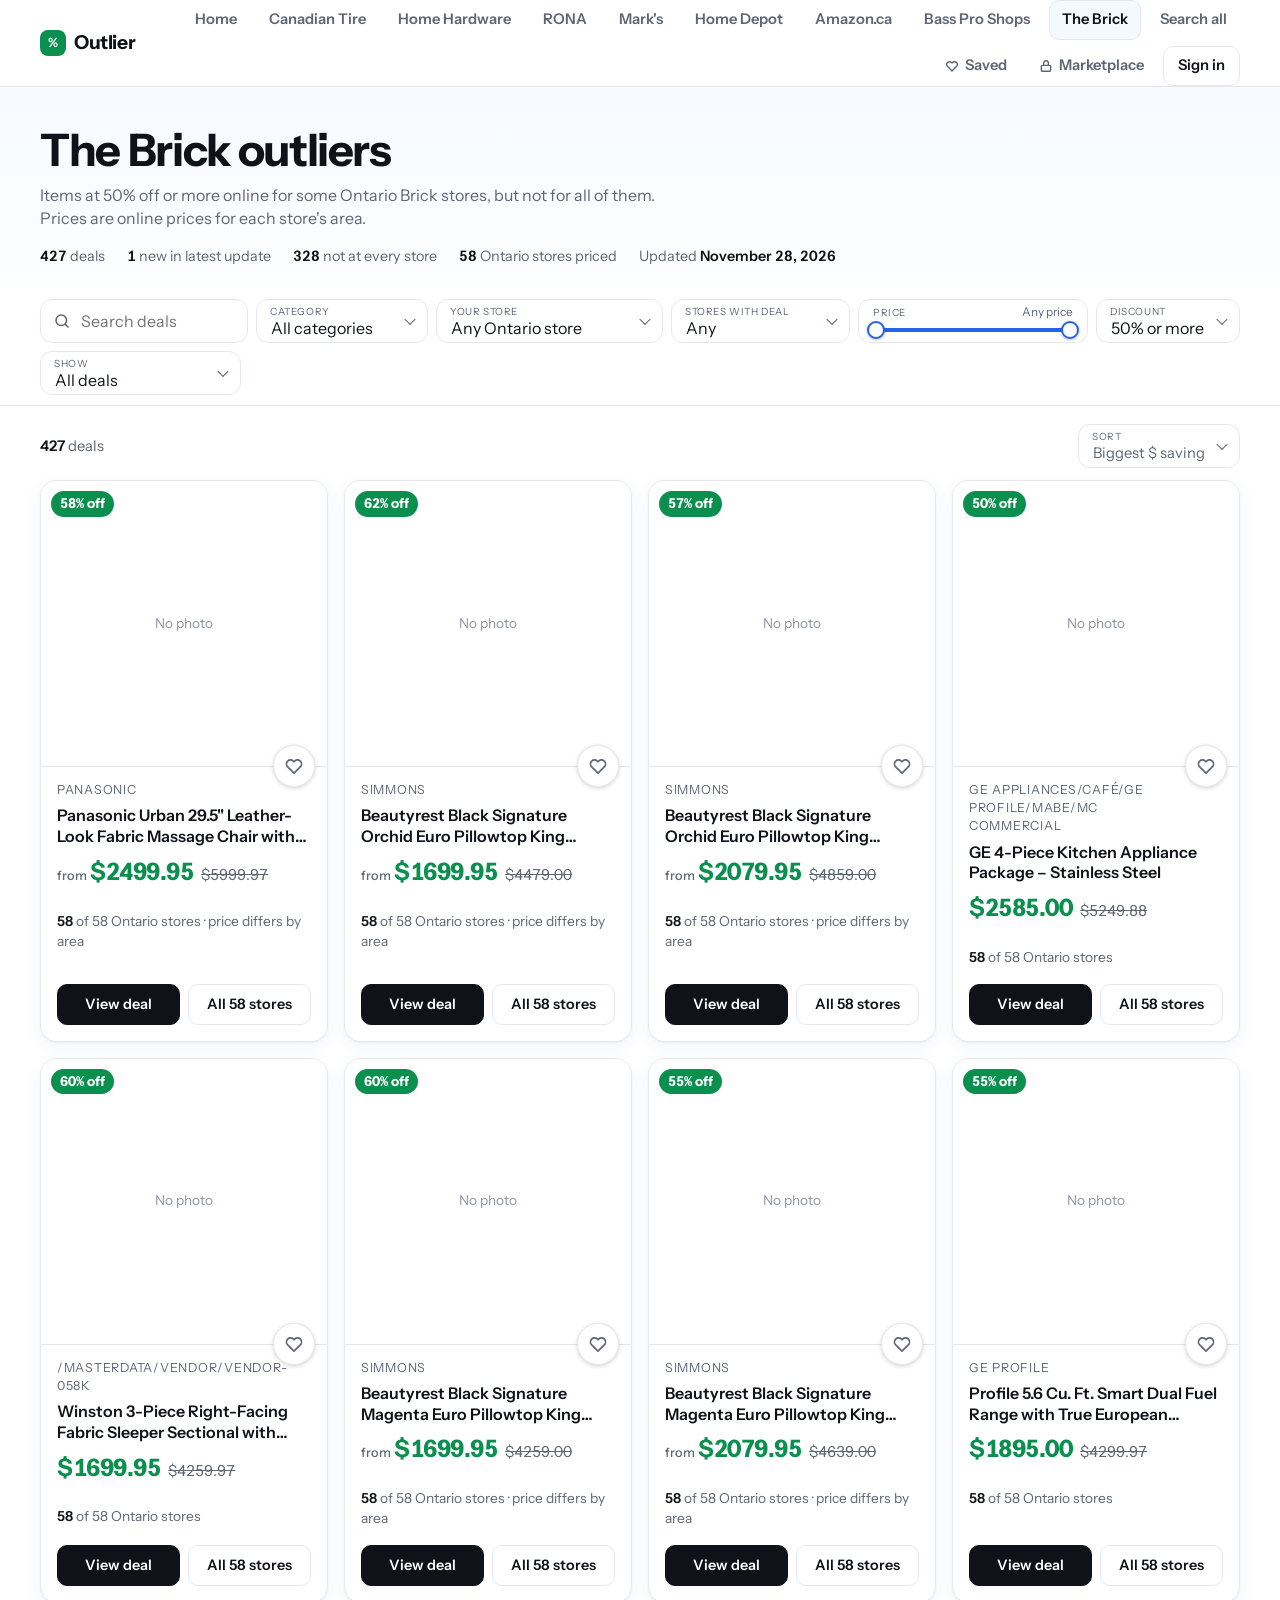
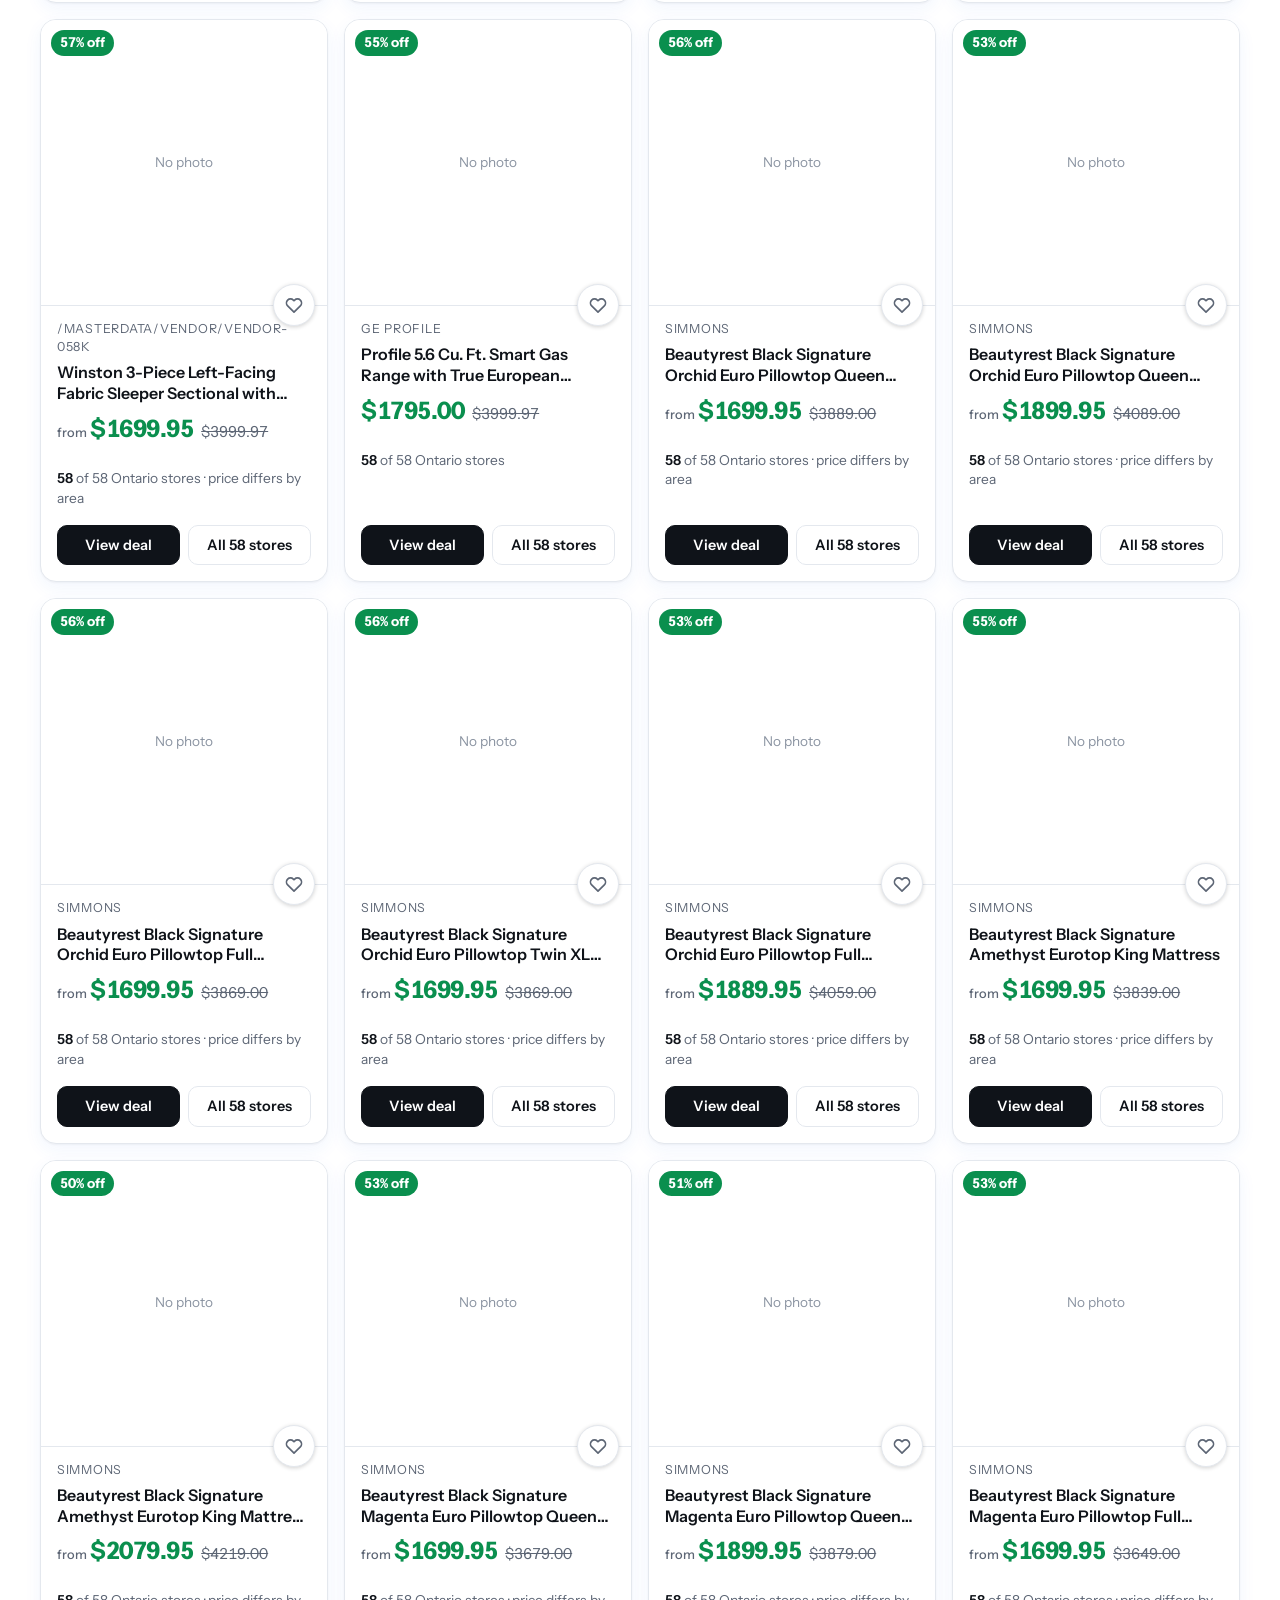
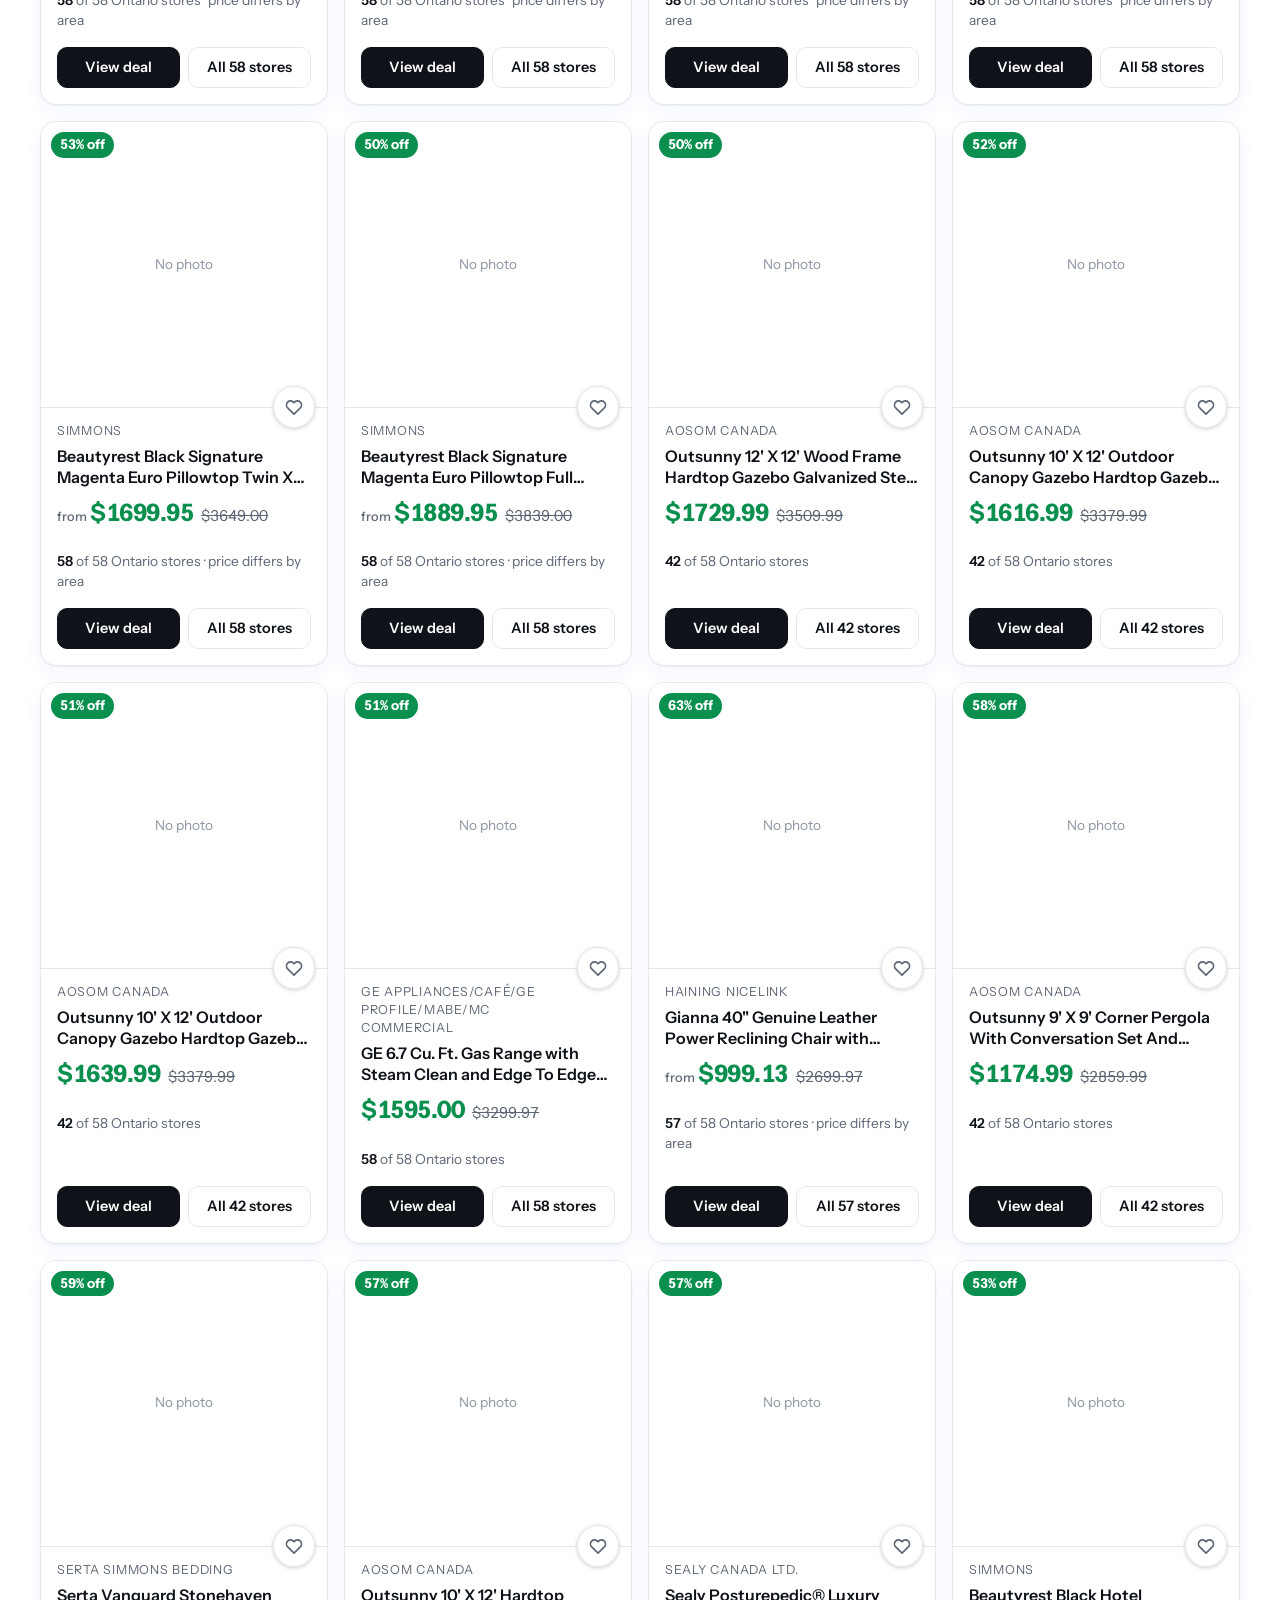
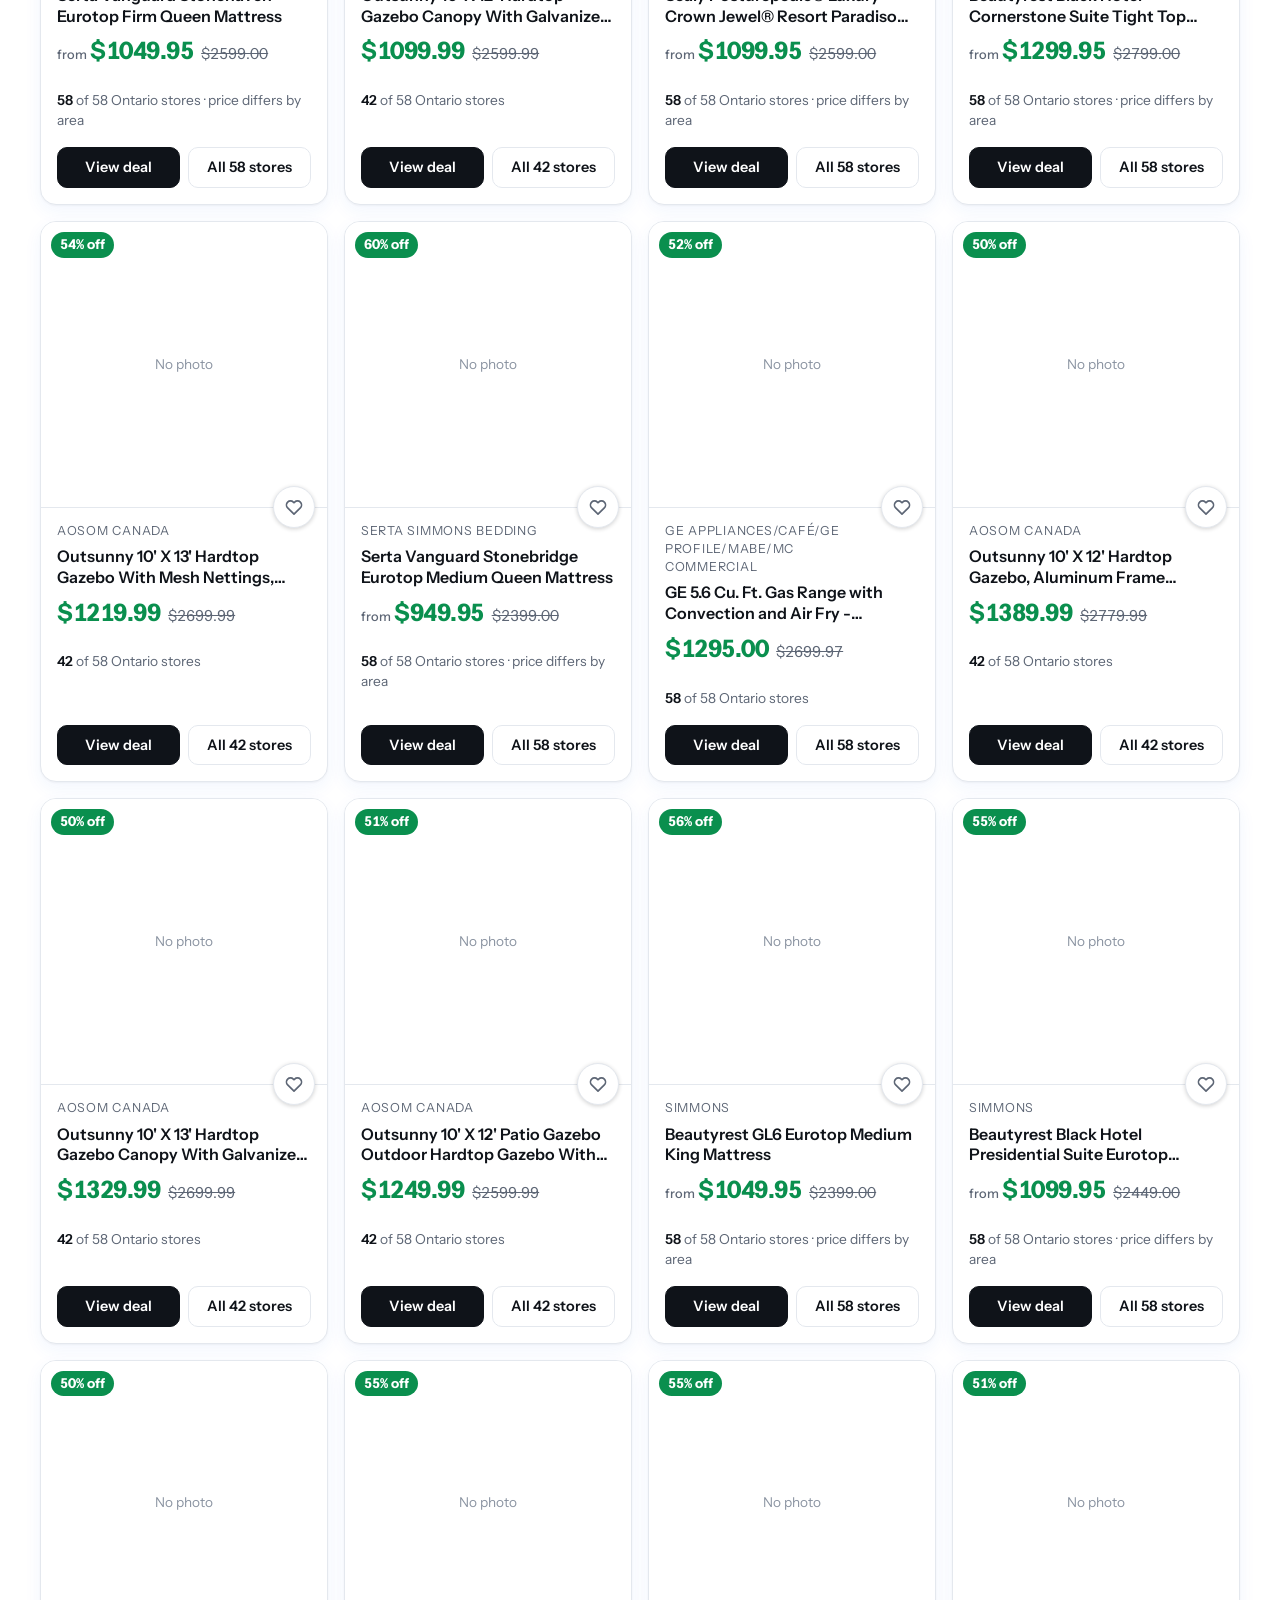
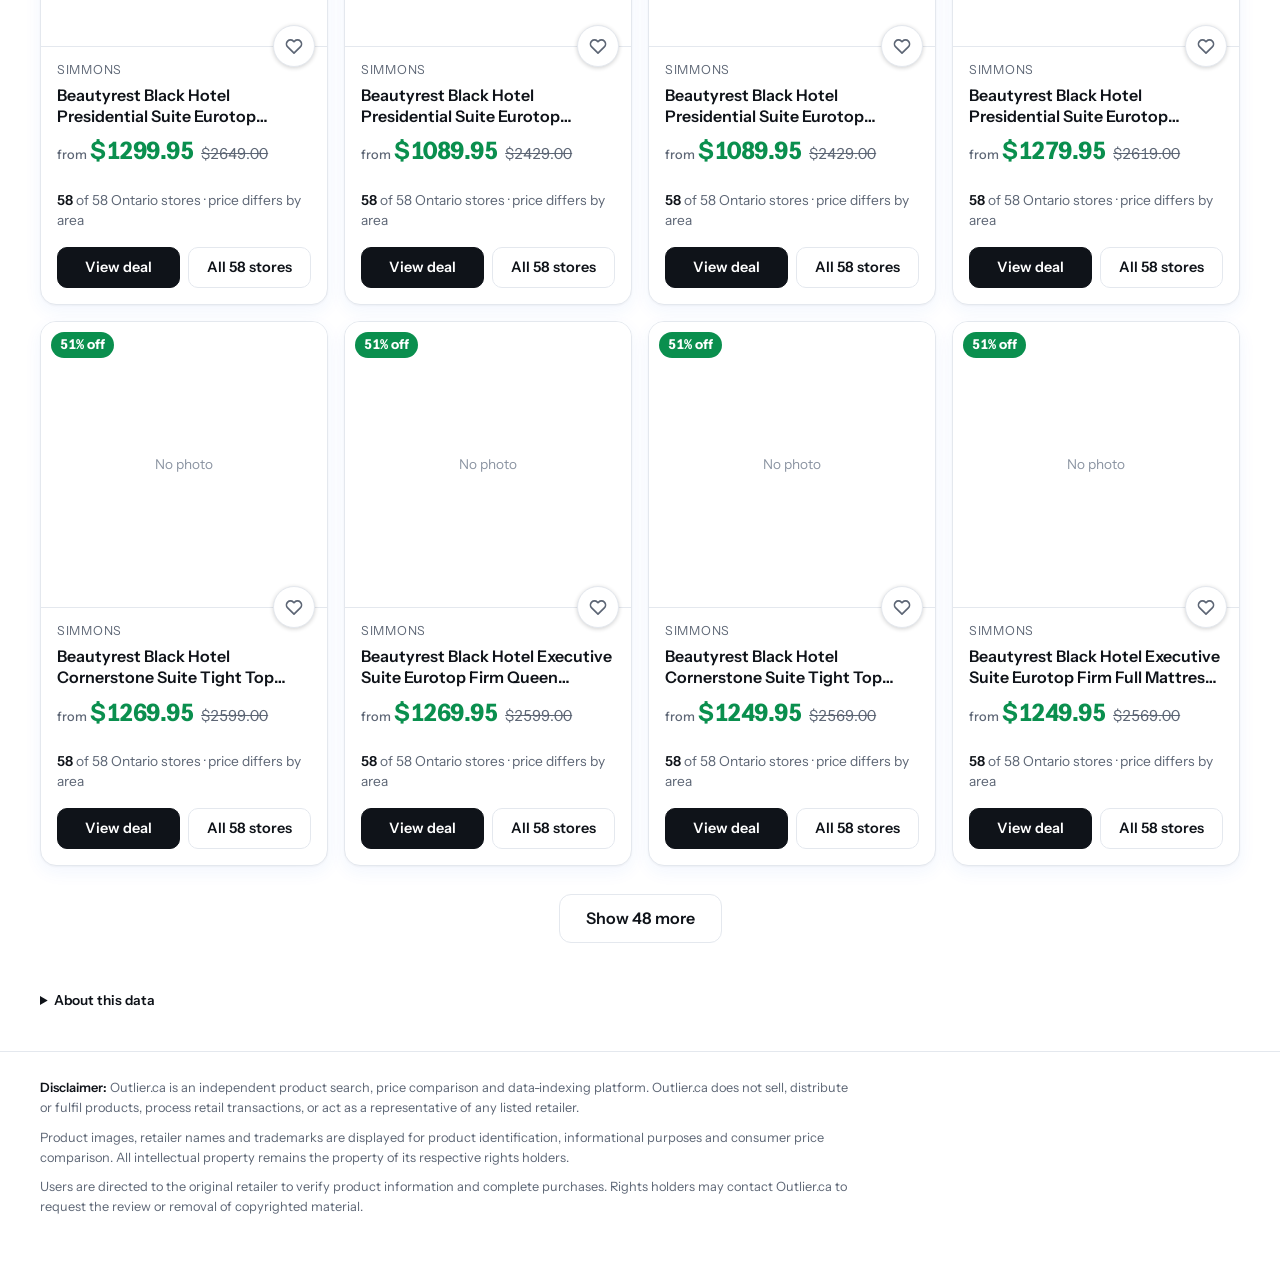
<file: brick/index.html>
<!DOCTYPE html>
<html lang="en">
<head>
<meta charset="utf-8">
<meta name="viewport" content="width=device-width, initial-scale=1">
<title>The Brick outlier deals in Ontario | Outlier</title>
<meta name="description" content="The Brick items 50% off or more at only some Ontario stores, with online price and photos.">
<link rel="preconnect" href="https://fonts.googleapis.com">
<link rel="preconnect" href="https://fonts.gstatic.com" crossorigin>
<link href="https://fonts.googleapis.com/css2?family=Instrument+Sans:wght@400;500;600;700&display=swap" rel="stylesheet">
<link rel="stylesheet" href="../assets/site.css?v=8">
</head>
<body>
<header class="site">
  <div class="wrap">
    <a class="brand-link" href="../"><i aria-hidden="true"></i>Outlier</a>
    <nav class="menu" id="menu" aria-label="Stores"></nav>
  </div>
</header>
<script src="../assets/nav.js?v=6" data-base="../" data-here="brick" defer></script>

<header class="wrap hero">
  <h1>The Brick outliers</h1>
  <p>Items at 50% off or more online for some Ontario Brick stores, but not for all of them. Prices are online prices for each store's area.</p>
  <div class="stats" id="stats" aria-live="polite">Loading deals…</div>
</header>

<section class="controls" aria-label="Filters">
  <div class="wrap">
    <div class="row">
      <label class="search">
        <span class="sr" hidden>Search</span>
        <svg viewBox="0 0 24 24" fill="none" stroke="currentColor" stroke-width="2" stroke-linecap="round" aria-hidden="true"><circle cx="11" cy="11" r="7"/><path d="m20 20-3.5-3.5"/></svg>
        <input type="search" id="q" placeholder="Search deals" autocomplete="off" aria-label="Search products, brands or SKUs">
      </label>
      <div class="sel labeled cat"><span class="tag">Category</span><select id="cat" aria-label="Category"></select></div>
      <div class="sel labeled"><span class="tag">Your store</span><select id="store" aria-label="Your store"><option value="-1">Any Ontario store</option></select></div>
      <div class="sel labeled"><span class="tag">Stores with deal</span><select id="maxn" aria-label="How many stores have the deal">
        <option value="0" selected>Any</option>
        <option value="57">Not at every store</option>
        <option value="25">25 or fewer</option>
        <option value="10">10 or fewer</option>
        <option value="5">5 or fewer</option>
      </select></div>
      <div class="pfmount" id="pricef"></div>
      <div class="sel labeled"><span class="tag">Discount</span><select id="minpct" aria-label="Minimum discount">
        <option value="50" selected>50% or more</option>
        <option value="60">60% or more</option>
        <option value="70">70% or more</option>
        <option value="80">80% or more</option>
        <option value="90">90% or more</option>
      </select></div>
      <div class="sel labeled"><span class="tag">Show</span><select id="when" aria-label="Show only new deals">
        <option value="0" selected>All deals</option>
        <option value="1">New in latest update</option>
        <option value="3">New in last 3 days</option>
        <option value="7">New in last 7 days</option>
      </select></div>
    </div>
  </div>
</section>

<main class="wrap">
  <div class="status">
    <span id="count" aria-live="polite"></span>
    <div class="sel labeled"><span class="tag">Sort</span><select id="sort" aria-label="Sort by">
      <option value="save">Biggest $ saving</option>
      <option value="pct">Biggest % off</option>
      <option value="rare">Fewest stores</option>
      <option value="low">Lowest price</option>
    </select></div>
  </div>
  <div class="grid" id="list"></div>
  <button class="more" id="more" type="button" hidden>Show more</button>
  <footer>
    <details>
      <summary>About this data</summary>
      <p id="foot"></p>
    </details>
  </footer>
</main>

<dialog id="dlg" closedby="any" aria-labelledby="dtitle">
  <div class="dhead">
    <div><h3 id="dtitle"></h3><p id="dsub"></p></div>
    <button class="x" type="button" id="dclose" aria-label="Close">×</button>
  </div>
  <ul class="stores" id="dlist"></ul>
</dialog>

<script src="../assets/saved.js?v=2"></script>
<script src="../assets/pricefilter.js?v=2"></script>
<script>
(function () {
  const $ = (id) => document.getElementById(id);
  const fmt = (n) => n == null ? '' : '$' + n.toFixed(2);
  const offLabel = (d) => Math.max(50, Math.floor(d.raw * 100 + 0.05)) + '%';
  const stockTxt = () => 'online price';
  const esc = (s) => String(s == null ? '' : s).replace(/[&<>"']/g, c => ({ '&': '&amp;', '<': '&lt;', '>': '&gt;', '"': '&quot;', "'": '&#39;' }[c]));
  const PAGE = 48;
  let D = null, ITEMS = [], STORES = [], shown = PAGE, current = [];
  const state = { q: '', cat: -1, store: -1, maxn: 0, minpct: 50, sort: 'save', when: 0 };

  try { const saved = JSON.parse(localStorage.getItem('brickOutlierFilters1') || 'null'); if (saved) Object.assign(state, saved, { q: '' }); } catch (e) {}
  if (/[?&]new=1(&|$)/.test(location.search)) state.when = 1;
  function persist() { try { localStorage.setItem('brickOutlierFilters1', JSON.stringify({ store: state.store, maxn: state.maxn, minpct: state.minpct, sort: state.sort })); } catch (e) {} }

  // Photos are stored as the part of the Shopify image address after /s/files/ (all in The Brick's own store).
  function imgUrl(v) {
    return typeof v === 'string' && /^1\/2660\/5202\/[A-Za-z0-9\/_.\-]+$/.test(v) ? 'https://cdn.shopify.com/s/files/' + v + '?width=400' : '';
  }

  function prepare(data) {
    D = data; STORES = data.stores;
    ITEMS = data.items.map(r => {
      const deals = r[7].map(d => {
        const raw = d[3] ? 1 - d[1] / d[3] : 0;
        const q = d.length > 4 ? (typeof d[4] === 'number' && d[4] >= 0 ? d[4] : null) : undefined;
        return { s: d[0], sale: d[1], saleMax: d[2], orig: d[3], q, raw, pct: Math.round(raw * 1000) / 10 };
      });
      return { code: r[0], title: r[1], url: r[2], brand: r[3] || '', sku: r[4] || '', cats: r[5], multi: !!r[6], img: imgUrl(r[8]), deals, first: typeof r[9] === 'string' ? r[9] : '', n: deals.length, hay: (r[1] + ' ' + (r[3] || '') + ' ' + (r[4] || '') + ' ' + r[0]).toLowerCase() };
    });
  }

  function storeOpts() {
    const sorted = STORES.map((s, i) => [s[1], i]).sort((a, b) => a[0].localeCompare(b[0]));
    $('store').insertAdjacentHTML('beforeend', sorted.map(([name, i]) => `<option value="${i}">${esc(name)}</option>`).join(''));
  }

  // "New" = first seen in the daily refresh (build_data.py stores the date in row[9]; empty = unknown, never new).
  const latestDay = () => String(D.generated || '').slice(0, 10);
  const isNew = (it) => !!it.first && it.first >= latestDay();
  function sinceDate(n) {
    if (!n) return '';
    const t = new Date(latestDay() + 'T00:00:00Z');
    if (isNaN(t)) return '';
    t.setUTCDate(t.getUTCDate() - (n - 1));
    return t.toISOString().slice(0, 10);
  }
  const emptyHint = () => state.when
    ? (ITEMS.some(i => i.first) ? 'Nothing new matches these filters. Try a longer window or loosen the other filters.' : 'New-deal tracking starts with the next daily update, so nothing is marked new yet. Check back tomorrow.')
    : 'Try a lower discount, a wider price range, or "Any Ontario store".';

  function compute() {
    const since = sinceDate(state.when);
    const terms = state.q.trim().toLowerCase().split(/\s+/).filter(Boolean);
    const home = state.store >= 0;
    const catCounts = new Array(D.cats.length).fill(0);
    let allCount = 0;
    const out = [];
    for (const it of ITEMS) {
      if (state.maxn && it.n > state.maxn) continue;
      if (since && !(it.first && it.first >= since)) continue;
      if (terms.length && !terms.every(t => it.hay.includes(t))) continue;
      let vis = it.deals.filter(d => d.raw * 100 >= state.minpct - 0.05 && PriceFilter.test(d.sale));
      if (home) vis = vis.filter(d => d.s === state.store);
      if (!vis.length) continue;
      it.cats.forEach(c => catCounts[c]++);
      allCount++;
      if (state.cat >= 0 && !it.cats.includes(state.cat)) continue;
      let best = vis[0];
      for (const d of vis) if (d.pct > best.pct || (d.pct === best.pct && d.sale < best.sale)) best = d;
      out.push({ it, vis, best });
    }
    const by = {
      pct: (a, b) => b.best.pct - a.best.pct || a.it.n - b.it.n,
      rare: (a, b) => a.it.n - b.it.n || b.best.pct - a.best.pct,
      save: (a, b) => (b.best.orig - b.best.sale) - (a.best.orig - a.best.sale),
      low: (a, b) => a.best.sale - b.best.sale
    };
    out.sort(by[state.sort] || by.save);
    return { out, catCounts, allCount };
  }

  function renderCats(counts, total) {
    const order = D.cats.map((c, i) => i).sort((x, y) => counts[y] - counts[x]);
    const opt = (i, label, n) => `<option value="${i}"${state.cat === i ? ' selected' : ''}>${esc(label)} (${n.toLocaleString()})</option>`;
    $('cat').innerHTML = `<option value="-1"${state.cat === -1 ? ' selected' : ''}>All categories</option>` + order.filter(i => counts[i] > 0 || state.cat === i).map(i => opt(i, D.cats[i], counts[i])).join('');
  }

  const storeName = (i) => STORES[i] ? STORES[i][1] : 'Store ' + i;
  const storeUrl = (it) => 'https://www.thebrick.com' + it.url;

  function card(r, idx) {
    const { it, vis, best } = r;
    const url = storeUrl(it);
    const rare = it.n === 1 ? 'Only 1 store' : it.n <= 5 ? it.n + ' stores' : '';
    const fresh = isNew(it) ? '<span class="new">New</span>' : '';
    const media = it.img
      ? `<a class="media" href="${esc(url)}" target="_blank" rel="noopener" tabindex="-1" aria-hidden="true"><img src="${esc(it.img)}" alt="" width="400" height="400" loading="lazy" decoding="async" referrerpolicy="no-referrer"><span class="pct">${offLabel(best)} off</span>${fresh}${rare ? `<span class="rare">${rare}</span>` : ''}</a>`
      : `<a class="media none" href="${esc(url)}" target="_blank" rel="noopener" tabindex="-1" aria-hidden="true"><span class="pct">${offLabel(best)} off</span>${fresh}${rare ? `<span class="rare">${rare}</span>` : ''}</a>`;
    const prices = new Set(vis.map(d => d.sale));
    const where = vis.length === 1
      ? `<b>${esc(storeName(vis[0].s))}</b> · online price`
      : `<b>${vis.length}</b> of ${D.storeCount} Ontario stores${prices.size > 1 ? ' · price differs by area' : ''}`;
    const more = vis.length > 1 ? `<button type="button" class="btn ghost" data-stores="${idx}">All ${vis.length} stores</button>` : '';
    return `<article class="card">${media}
      <div class="body">
        ${Saved.btn({ s: 'brick', c: it.code, t: it.title, i: it.img, u: url, b: it.brand, p: best.sale, o: best.orig, m: it.multi })}
        <p class="brand">${esc(it.brand)}</p>
        <h2><a href="${esc(url)}" target="_blank" rel="noopener">${esc(it.title)}</a></h2>
        <p class="price"><strong>${prices.size > 1 ? '<small>from </small>' : ''}${fmt(best.sale)}</strong><s>${fmt(best.orig)}</s></p>
        <p class="where">${where}</p>
        <div class="actions"><a class="btn" href="${esc(url)}" target="_blank" rel="noopener">View deal</a>${more}</div>
      </div></article>`;
  }

  function render(resetPage) {
    if (!D) return;
    if (resetPage) shown = PAGE;
    const { out, catCounts, allCount } = compute();
    current = out;
    renderCats(catCounts, allCount);
    $('count').innerHTML = `<b>${out.length.toLocaleString()}</b> deal${out.length === 1 ? '' : 's'}`;
    $('list').innerHTML = out.length
      ? out.slice(0, shown).map((r, i) => card(r, i)).join('')
      : '<div class="empty" style="grid-column:1/-1"><b>No deals match</b>' + emptyHint() + '</div>';
    const more = $('more');
    more.hidden = out.length <= shown;
    more.textContent = `Show ${Math.min(PAGE, out.length - shown)} more`;
  }

  function openStores(i) {
    const r = current[i]; if (!r) return;
    const { it, vis } = r;
    const listed = [...vis].sort((a, b) => a.sale - b.sale || storeName(a.s).localeCompare(storeName(b.s)));
    $('dtitle').textContent = it.title;
    $('dsub').textContent = `${vis.length} store${vis.length === 1 ? '' : 's'} with this discount${vis.length !== it.n ? ` (${it.n} of ${D.storeCount} Ontario stores in total)` : ''}`;
    $('dlist').innerHTML = listed.map(d => `<li>
      <span class="nm">${esc(storeName(d.s))}</span>
      <span class="pr">${fmt(d.sale)}${d.saleMax && d.saleMax !== d.sale ? '–' + fmt(d.saleMax) : ''}<s>${fmt(d.orig)}</s></span>
      <span class="ad">${esc(STORES[d.s] ? STORES[d.s][2] : '')}</span>
      <span class="st">${offLabel(d)} off · ${stockTxt(d)}</span>
      <a class="go" href="${esc(storeUrl(it))}" target="_blank" rel="noopener">Open on thebrick.com</a></li>`).join('');
    $('dlg').showModal();
    $('dlg').scrollTop = 0;
  }

  function summary() {
    const some = ITEMS.filter(i => i.n < D.storeCount).length;
    const when = new Date(D.generated);
    const day = when.toLocaleDateString('en-CA', { year: 'numeric', month: 'long', day: 'numeric' });
    const fresh = ITEMS.some(i => i.first) ? `<span><b>${ITEMS.filter(isNew).length.toLocaleString()}</b> new in latest update</span>` : '';
    $('stats').innerHTML = `<span><b>${ITEMS.length.toLocaleString()}</b> deals</span>${fresh}<span><b>${some.toLocaleString()}</b> not at every store</span><span><b>${D.storeCount}</b> Ontario stores priced</span><span>Updated <b>${esc(day)}</b></span>`;
    $('foot').innerHTML = `Prices and photos come from thebrick.com, scanned ${esc(when.toLocaleString('en-CA'))}. The Brick sets online prices by area, not by store, so each of its ${D.storeCount} Ontario stores is matched to the area it belongs to. In-store prices may differ. A deal is shown for a store only when the option is available to order online for that store's area and is 50% off or more of the compare-at price The Brick lists, which is not always a price the item has sold at. Most deals here (about three in four) are listed under the vendor Aosom Canada, and their compare-at prices are often several times the sale price, so check the price against other shops. The Brick keeps your store on its own site, so choose your store there before you check out. Product photos load from The Brick's image servers and belong to The Brick and its brands. This is an independent tool and is not affiliated with The Brick.`;
  }

  function initPrice() {
    PriceFilter.mount($('pricef'), () => render(true));
    PriceFilter.setPrices(ITEMS.flatMap(i => i.deals.map(d => d.sale)));
  }

  function wire() {
    const set = (k, v) => { state[k] = v; persist(); render(true); };
    let t = null;
    $('q').addEventListener('input', e => { clearTimeout(t); t = setTimeout(() => set('q', e.target.value), 150); });
    $('store').addEventListener('change', e => set('store', +e.target.value));
    $('maxn').addEventListener('change', e => set('maxn', +e.target.value));
    $('minpct').addEventListener('change', e => set('minpct', +e.target.value));
    $('sort').addEventListener('change', e => set('sort', e.target.value));
    $('when').addEventListener('change', e => set('when', +e.target.value));
    $('cat').addEventListener('change', e => set('cat', +e.target.value));
    $('more').addEventListener('click', () => { shown += PAGE; render(false); });
    $('list').addEventListener('click', e => { const b = e.target.closest('button[data-stores]'); if (b) openStores(+b.dataset.stores); });
    $('dclose').addEventListener('click', () => $('dlg').close());
    $('list').addEventListener('error', e => { const t = e.target; if (t && t.tagName === 'IMG') { const box = t.parentNode; if (box) box.classList.add('none'); t.remove(); } }, true);
    const dlg = $('dlg');
    if (!('closedBy' in HTMLDialogElement.prototype)) {
      dlg.addEventListener('click', e => {
        if (e.target !== dlg) return;
        const r = dlg.getBoundingClientRect();
        if (e.clientY < r.top || e.clientY > r.bottom || e.clientX < r.left || e.clientX > r.right) dlg.close();
      });
    }
    if (!(state.store >= -1 && state.store < STORES.length)) state.store = -1;
    if (![50, 60, 70, 80, 90].includes(state.minpct)) state.minpct = 50;
    if (![0, 1, 3, 7].includes(state.when)) state.when = 0;
    $('when').value = String(state.when);
    $('store').value = String(state.store); $('maxn').value = String(state.maxn); $('minpct').value = String(state.minpct); $('sort').value = state.sort;
  }

  fetch('../data/brick/deals.json').then(r => { if (!r.ok) throw new Error('HTTP ' + r.status); return r.json(); })
    .then(data => { prepare(data); initPrice(); storeOpts(); wire(); summary(); render(true); })
    .catch(err => { $('stats').textContent = 'The deals could not load (' + err.message + '). Reload the page to try again.'; });
})();
</script>
<footer class="legal">
  <div class="wrap">
    <p><strong>Disclaimer:</strong> Outlier.ca is an independent product search, price comparison and data-indexing platform. Outlier.ca does not sell, distribute or fulfil products, process retail transactions, or act as a representative of any listed retailer.</p>
    <p>Product images, retailer names and trademarks are displayed for product identification, informational purposes and consumer price comparison. All intellectual property remains the property of its respective rights holders.</p>
    <p>Users are directed to the original retailer to verify product information and complete purchases. Rights holders may contact Outlier.ca to request the review or removal of copyrighted material.</p>
  </div>
</footer>
</body>
</html>
</file>
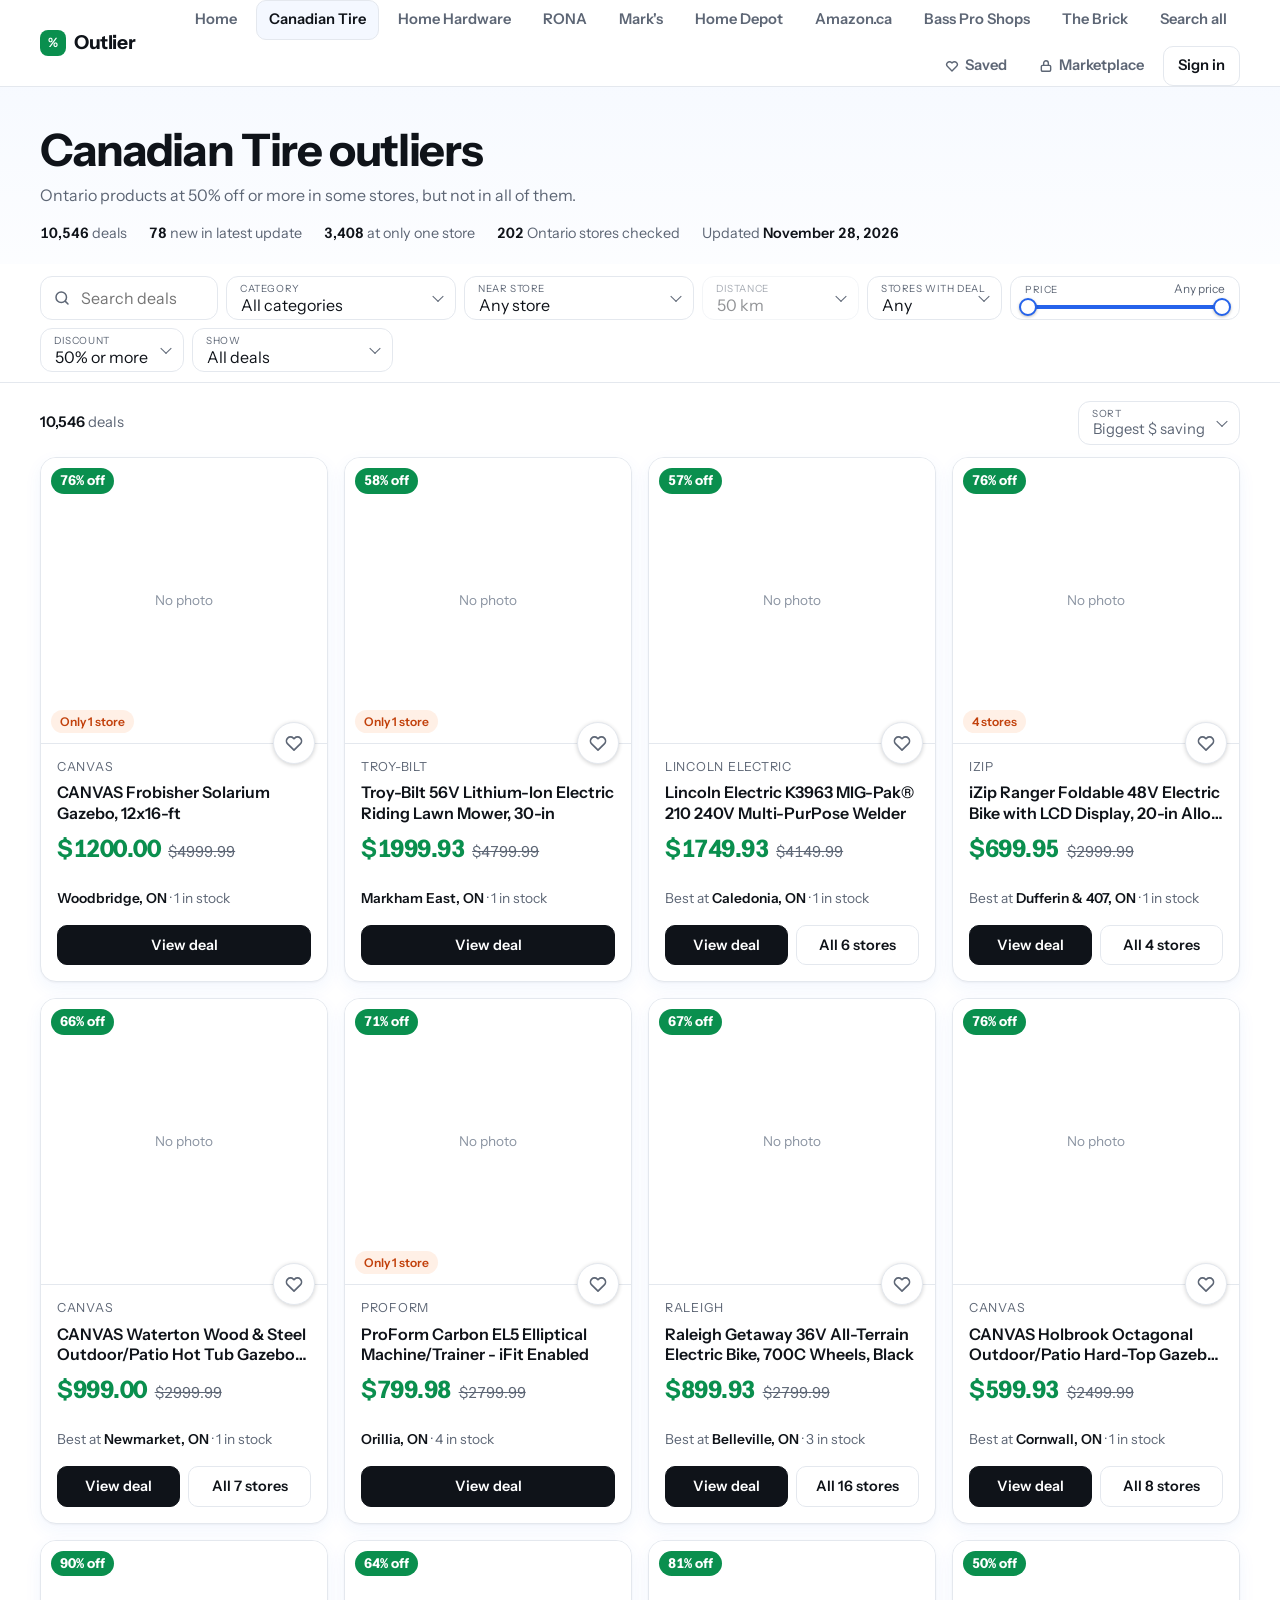
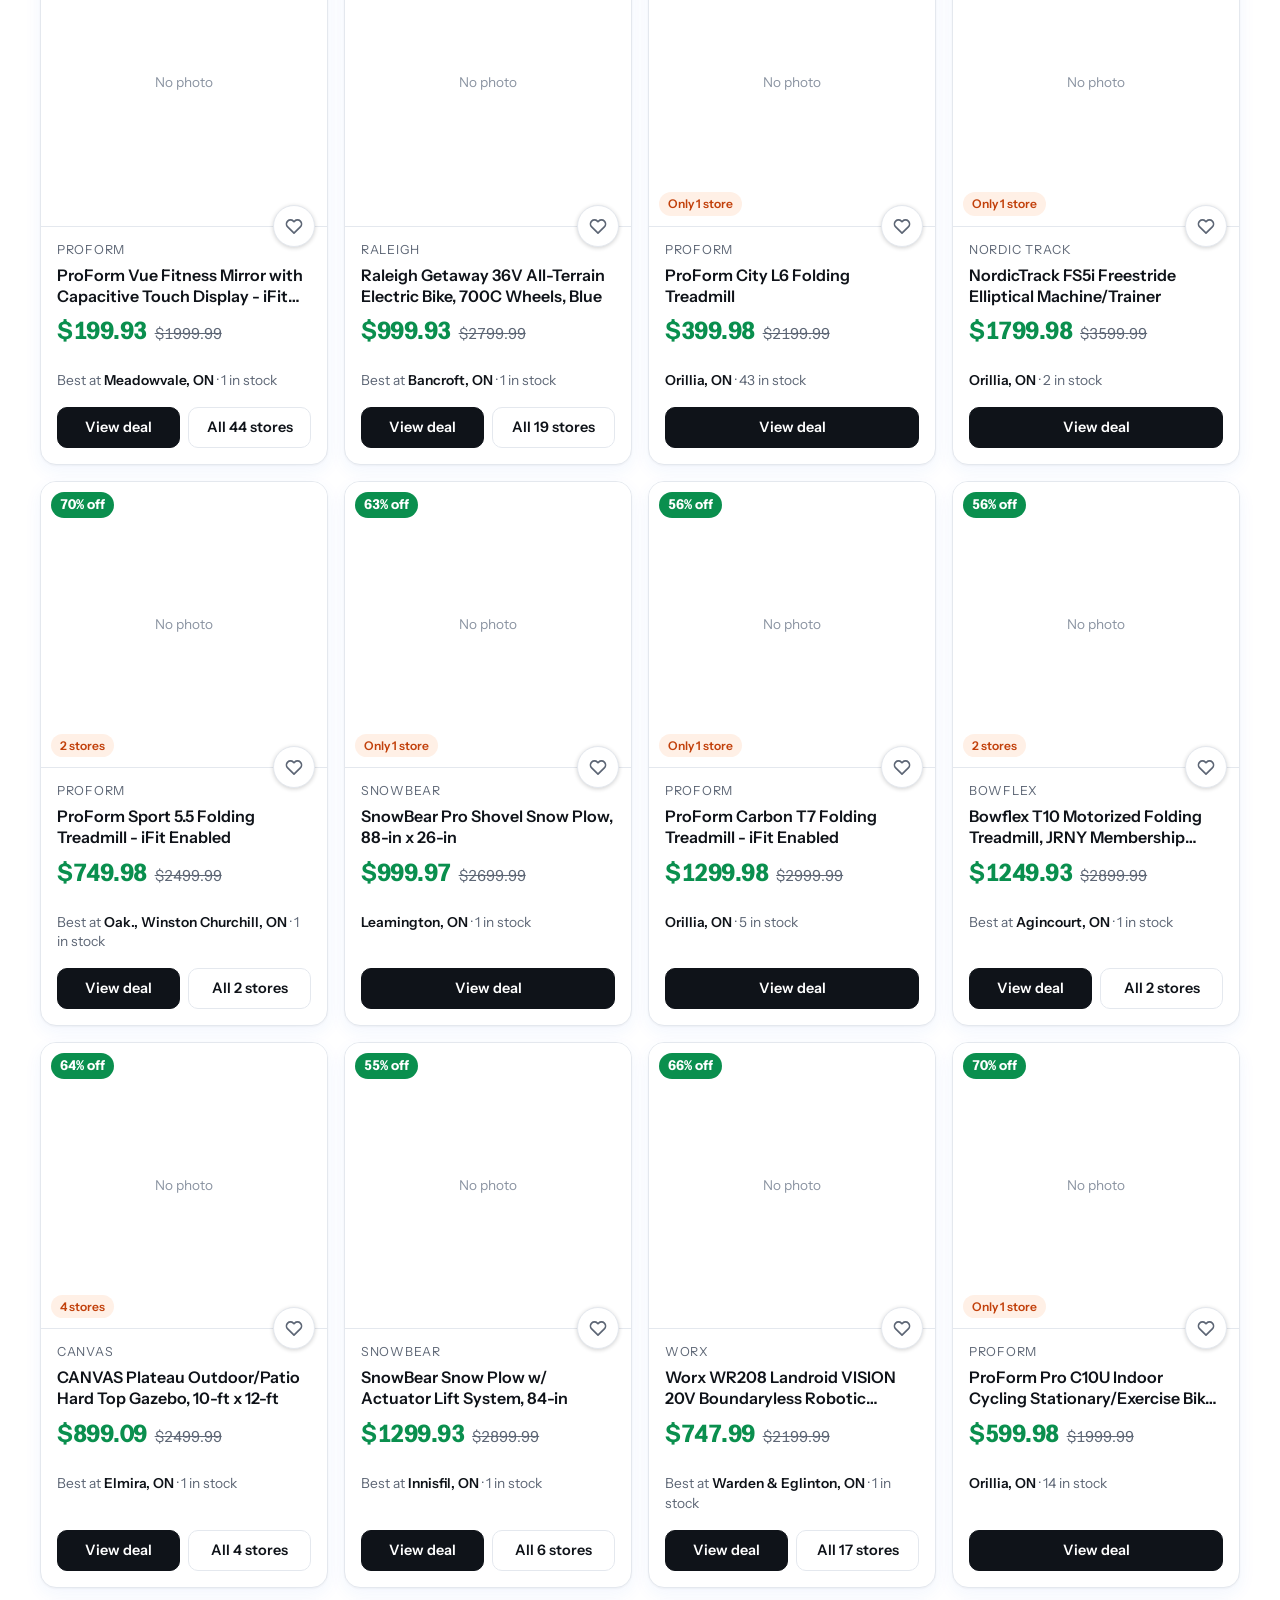
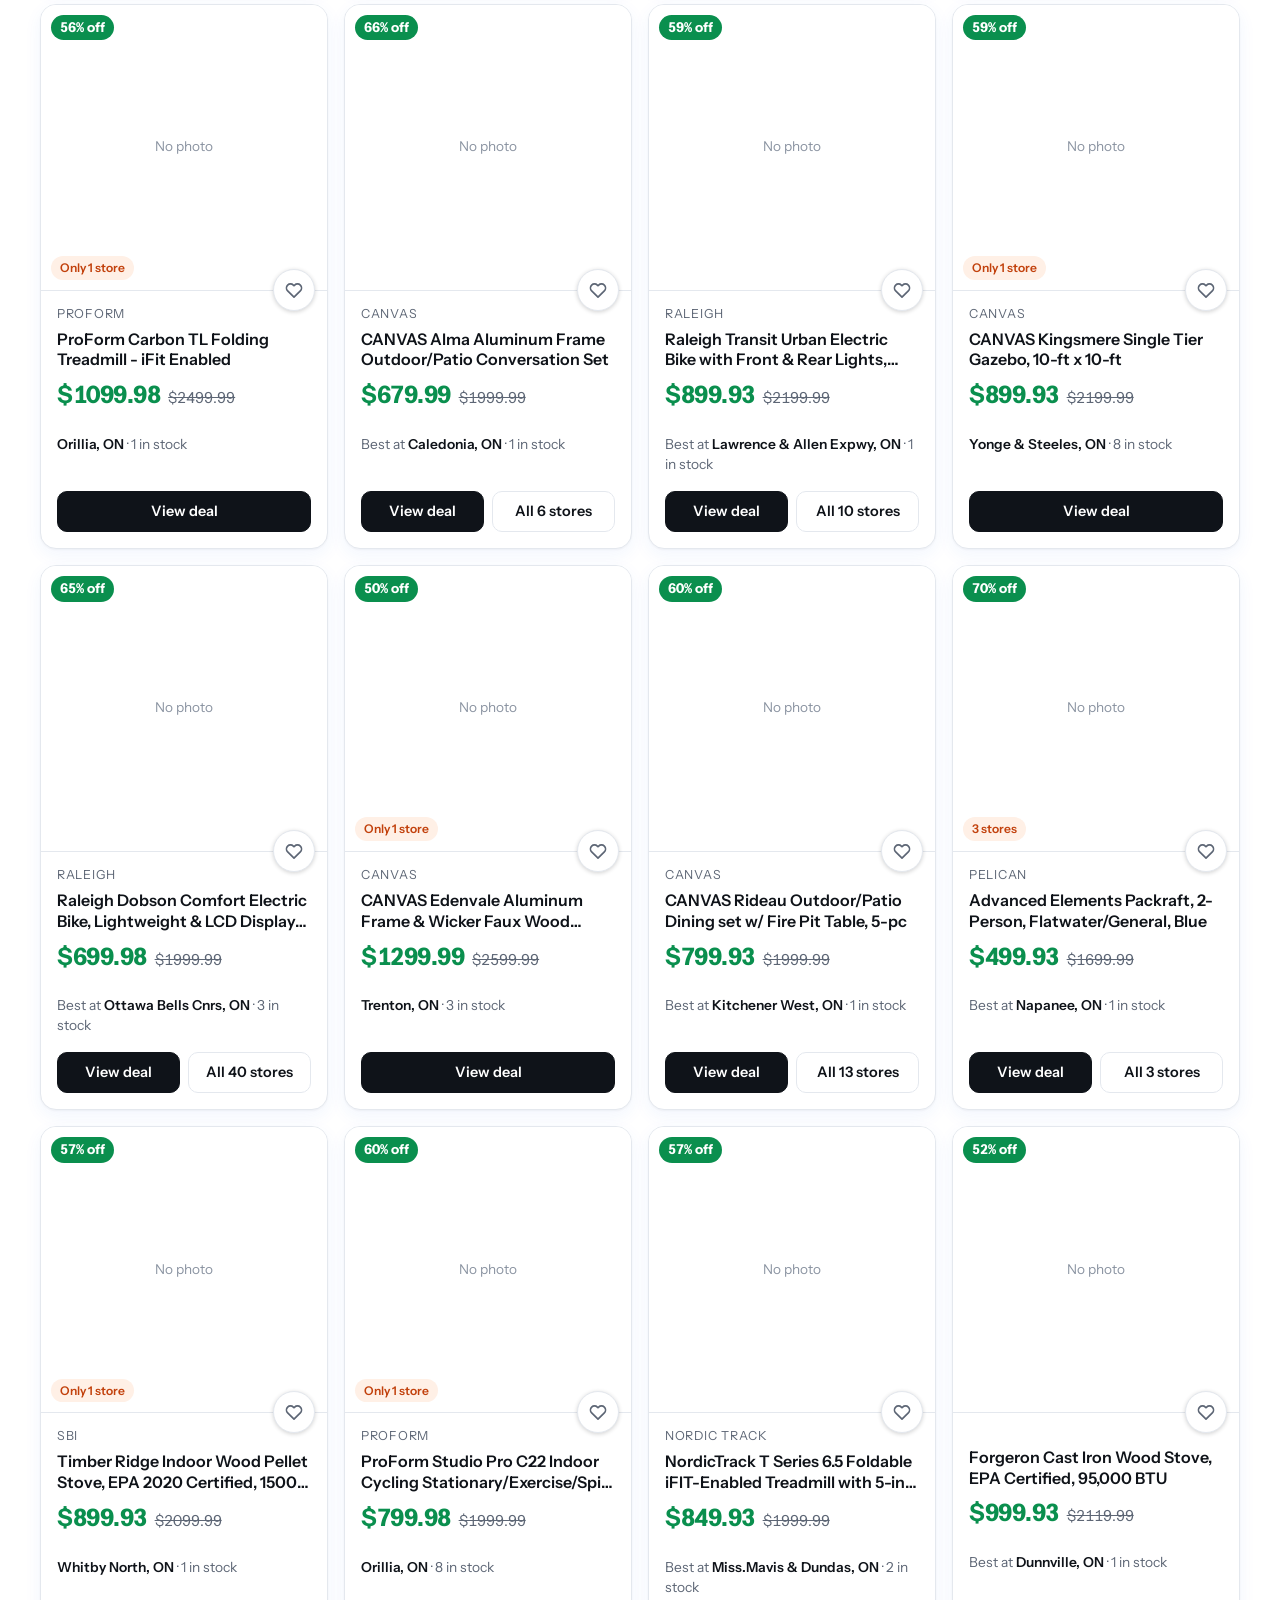
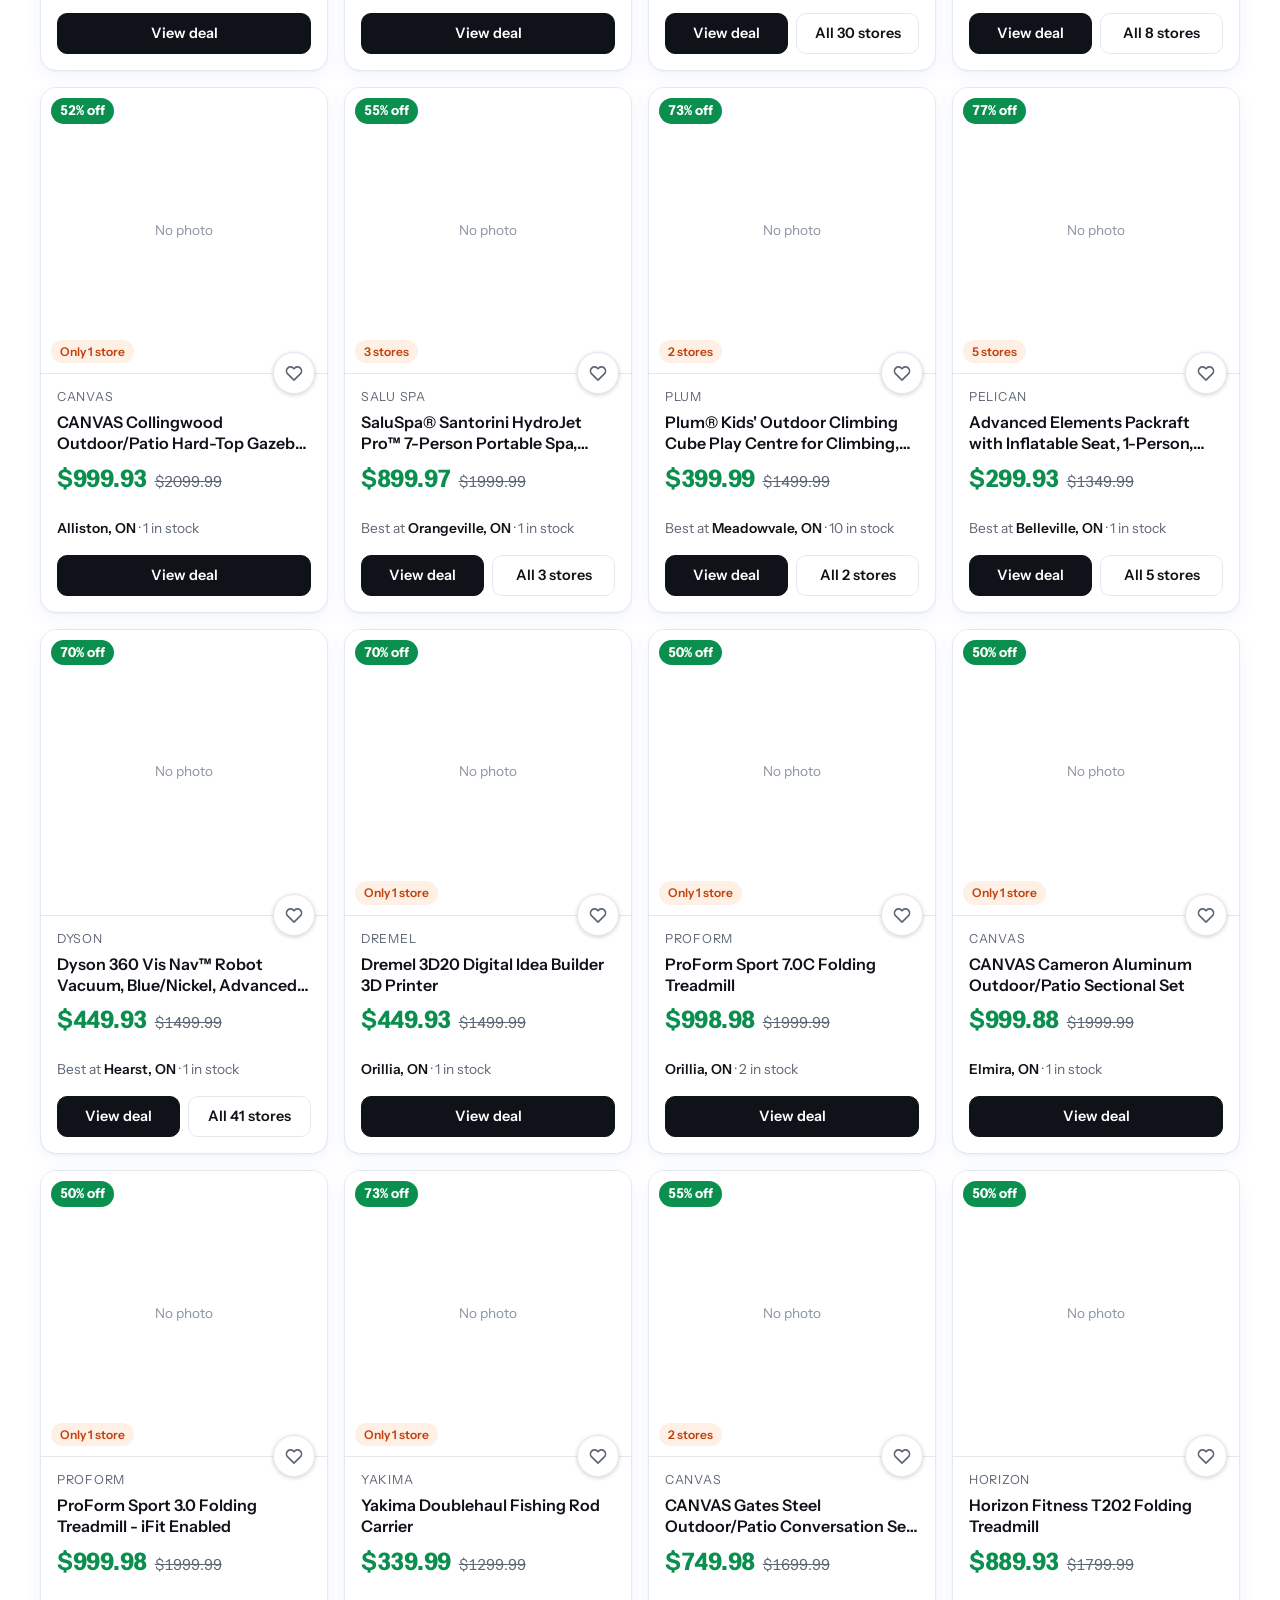
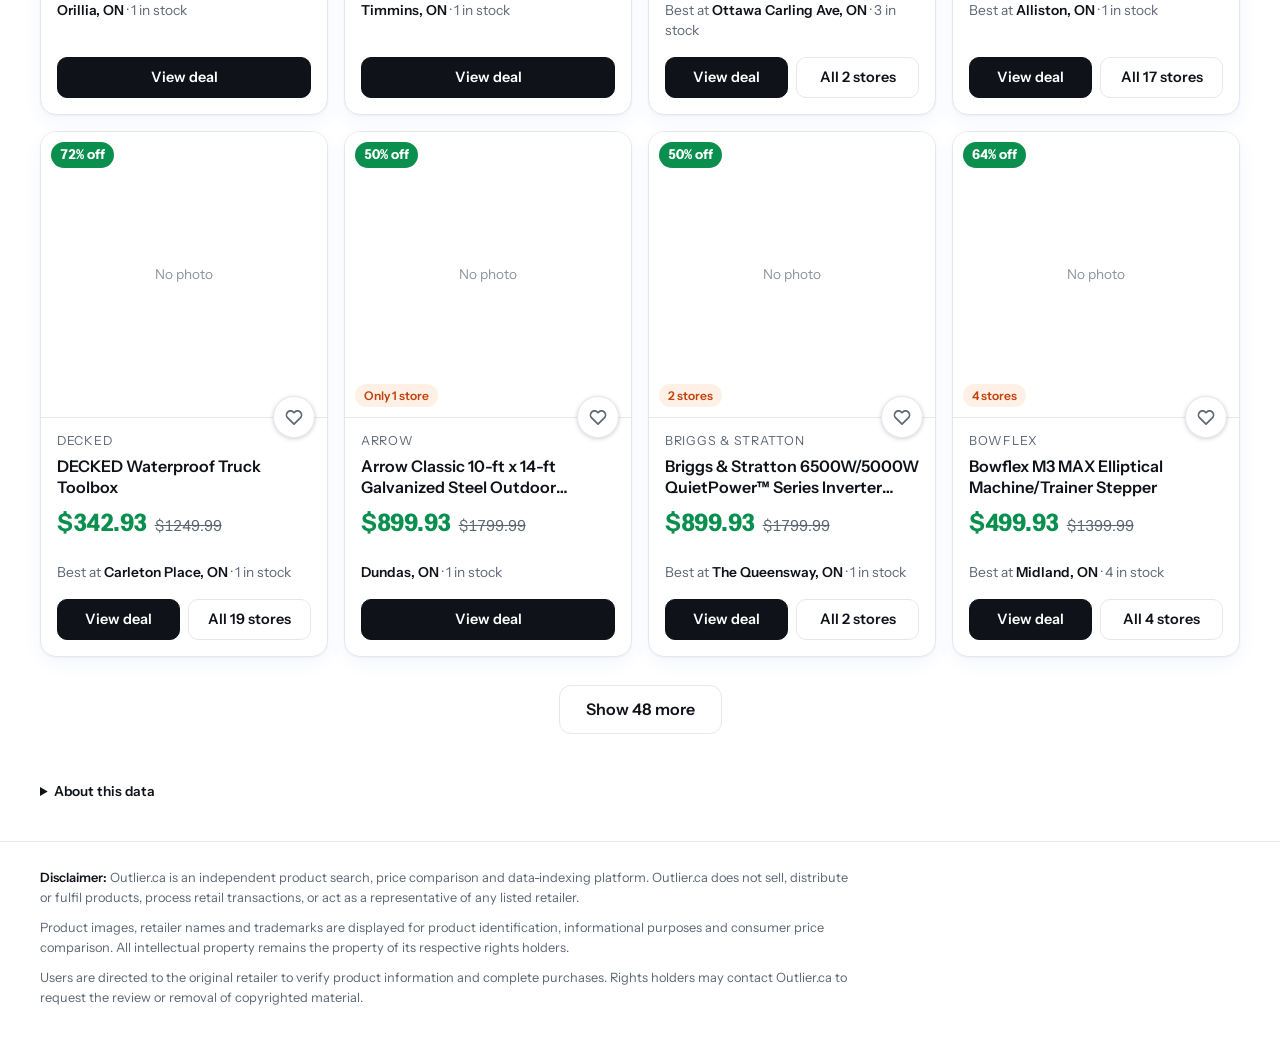
<file: canadian-tire/index.html>
<!DOCTYPE html>
<html lang="en">
<head>
<meta charset="utf-8">
<meta name="viewport" content="width=device-width, initial-scale=1">
<title>Canadian Tire outlier deals in Ontario | Outlier</title>
<meta name="description" content="Canadian Tire products 50% off or more at only some Ontario stores, with price, stock and photos.">
<link rel="preconnect" href="https://fonts.googleapis.com">
<link rel="preconnect" href="https://fonts.gstatic.com" crossorigin>
<link href="https://fonts.googleapis.com/css2?family=Instrument+Sans:wght@400;500;600;700&display=swap" rel="stylesheet">
<link rel="stylesheet" href="../assets/site.css?v=8">
</head>
<body>
<header class="site">
  <div class="wrap">
    <a class="brand-link" href="../"><i aria-hidden="true"></i>Outlier</a>
    <nav class="menu" id="menu" aria-label="Stores"></nav>
  </div>
</header>
<script src="../assets/nav.js?v=6" data-base="../" data-here="canadian-tire" defer></script>

<header class="wrap hero">
  <h1>Canadian Tire outliers</h1>
  <p>Ontario products at 50% off or more in some stores, but not in all of them.</p>
  <div class="stats" id="stats" aria-live="polite">Loading deals…</div>
</header>

<section class="controls" aria-label="Filters">
  <div class="wrap">
    <div class="row">
      <label class="search">
        <span class="sr" hidden>Search</span>
        <svg viewBox="0 0 24 24" fill="none" stroke="currentColor" stroke-width="2" stroke-linecap="round" aria-hidden="true"><circle cx="11" cy="11" r="7"/><path d="m20 20-3.5-3.5"/></svg>
        <input type="search" id="q" placeholder="Search deals" autocomplete="off" aria-label="Search products, brands or SKUs">
      </label>
      <div class="sel labeled cat"><span class="tag">Category</span><select id="cat" aria-label="Category"></select></div>
      <div class="sel labeled"><span class="tag">Near store</span><select id="store" aria-label="Near store"><option value="-1">Any store</option></select></div>
      <div class="sel labeled"><span class="tag">Distance</span><select id="radius" aria-label="Distance from the selected store">
        <option value="0">This store only</option>
        <option value="25">25 km</option>
        <option value="50" selected>50 km</option>
        <option value="100">100 km</option>
        <option value="200">200 km</option>
        <option value="-1">Anywhere</option>
      </select></div>
      <div class="sel labeled"><span class="tag">Stores with deal</span><select id="maxn" aria-label="How many stores have the deal">
        <option value="0" selected>Any</option>
        <option value="1">Only 1 store</option>
        <option value="3">3 or fewer</option>
        <option value="5">5 or fewer</option>
        <option value="10">10 or fewer</option>
        <option value="25">25 or fewer</option>
      </select></div>
      <div class="pfmount" id="pricef"></div>
      <div class="sel labeled"><span class="tag">Discount</span><select id="minpct" aria-label="Minimum discount">
        <option value="50" selected>50% or more</option>
        <option value="60">60% or more</option>
        <option value="70">70% or more</option>
        <option value="80">80% or more</option>
        <option value="90">90% or more</option>
      </select></div>
      <div class="sel labeled"><span class="tag">Show</span><select id="when" aria-label="Show only new deals">
        <option value="0" selected>All deals</option>
        <option value="1">New in latest update</option>
        <option value="3">New in last 3 days</option>
        <option value="7">New in last 7 days</option>
      </select></div>
    </div>
  </div>
</section>

<main class="wrap">
  <div class="status">
    <span id="count" aria-live="polite"></span>
    <div class="sel labeled"><span class="tag">Sort</span><select id="sort" aria-label="Sort by">
      <option value="save">Biggest $ saving</option>
      <option value="pct">Biggest % off</option>
      <option value="rare">Fewest stores</option>
      <option value="low">Lowest price</option>
      <option value="stock">Most in stock</option>
      <option value="dist">Closest store</option>
    </select></div>
  </div>
  <div class="grid" id="list"></div>
  <button class="more" id="more" type="button" hidden>Show more</button>
  <footer>
    <details>
      <summary>About this data</summary>
      <p id="foot"></p>
    </details>
  </footer>
</main>

<dialog id="dlg" closedby="any" aria-labelledby="dtitle">
  <div class="dhead">
    <div><h3 id="dtitle"></h3><p id="dsub"></p></div>
    <button class="x" type="button" id="dclose" aria-label="Close">×</button>
  </div>
  <ul class="stores" id="dlist"></ul>
</dialog>

<script src="../assets/saved.js?v=2"></script>
<script src="../assets/pricefilter.js?v=2"></script>
<script>
(function () {
  const $ = (id) => document.getElementById(id);
  const fmt = (n) => n == null ? '' : '$' + n.toFixed(2);
  const offLabel = (d) => Math.max(50, Math.floor(d.raw * 100 + 0.05)) + '%';
  const stockTxt = (d) => d.q === undefined ? 'stock not checked' : d.q === null ? 'stock varies by option' : d.q + ' in stock';
  const esc = (s) => String(s == null ? '' : s).replace(/[&<>"']/g, c => ({ '&': '&amp;', '<': '&lt;', '>': '&gt;', '"': '&quot;', "'": '&#39;' }[c]));
  const PAGE = 48;
  let D = null, ITEMS = [], STORES = [], shown = PAGE, current = [], DIST = null;
  const state = { q: '', cat: -1, store: -1, radius: 50, maxn: 0, minpct: 50, sort: 'save', when: 0 };

  try { const saved = JSON.parse(localStorage.getItem('ctOutlierFilters2') || 'null'); if (saved) Object.assign(state, saved, { q: '' }); } catch (e) {}
  if (/[?&]new=1(&|$)/.test(location.search)) state.when = 1;
  function persist() { try { localStorage.setItem('ctOutlierFilters2', JSON.stringify({ store: state.store, radius: state.radius, maxn: state.maxn, minpct: state.minpct, sort: state.sort })); } catch (e) {} }

  function km(a, b) {
    if (a[3] == null || b[3] == null) return Infinity;
    const R = 6371, toR = Math.PI / 180;
    const dLat = (b[3] - a[3]) * toR, dLng = (b[4] - a[4]) * toR;
    const s = Math.sin(dLat / 2) ** 2 + Math.cos(a[3] * toR) * Math.cos(b[3] * toR) * Math.sin(dLng / 2) ** 2;
    return 2 * R * Math.asin(Math.sqrt(s));
  }

  function imgUrl(v) {
    if (typeof v !== 'string' || !v) return '';
    if (/^product\/[A-Za-z0-9\/_.\-]+$/.test(v)) return 'https://media-www.canadiantire.ca/' + v + '?imwidth=400';
    if (/^https:\/\/media-www\.(canadiantire|partycity)\.ca\/[A-Za-z0-9\/_.\-]+$/.test(v)) return v + '?imwidth=400';
    return '';
  }

  function prepare(data) {
    D = data; STORES = data.stores;
    ITEMS = data.items.map(r => {
      const deals = r[7].map(d => {
        const raw = d[3] ? 1 - d[1] / d[3] : 0;
        const q = d.length > 4 ? (typeof d[4] === 'number' && d[4] >= 0 ? d[4] : null) : undefined;
        return { s: d[0], sale: d[1], saleMax: d[2], orig: d[3], q, raw, pct: Math.round(raw * 1000) / 10 };
      });
      return { code: r[0], title: r[1], url: r[2], brand: r[3] || '', sku: r[4] || '', cats: r[5], multi: !!r[6], img: imgUrl(r[8]), deals, first: typeof r[9] === 'string' ? r[9] : '', n: deals.length, hay: (r[1] + ' ' + (r[3] || '') + ' ' + (r[4] || '') + ' ' + r[0]).toLowerCase() };
    });
  }

  function storeOpts() {
    const sorted = STORES.map((s, i) => [s[1], i]).sort((a, b) => a[0].localeCompare(b[0]));
    $('store').insertAdjacentHTML('beforeend', sorted.map(([name, i]) => `<option value="${i}">${esc(name)}</option>`).join(''));
  }

  // "New" = first seen in the daily refresh (build_data.py stores the date in row[9]; empty = unknown, never new).
  const latestDay = () => String(D.generated || '').slice(0, 10);
  const isNew = (it) => !!it.first && it.first >= latestDay();
  function sinceDate(n) {
    if (!n) return '';
    const t = new Date(latestDay() + 'T00:00:00Z');
    if (isNaN(t)) return '';
    t.setUTCDate(t.getUTCDate() - (n - 1));
    return t.toISOString().slice(0, 10);
  }
  const emptyHint = () => state.when
    ? (ITEMS.some(i => i.first) ? 'Nothing new matches these filters. Try a longer window or loosen the other filters.' : 'New-deal tracking starts with the next daily update, so nothing is marked new yet. Check back tomorrow.')
    : 'Try a wider distance, a lower discount, a wider price range, or "Any" stores.';

  function compute() {
    const since = sinceDate(state.when);
    const terms = state.q.trim().toLowerCase().split(/\s+/).filter(Boolean);
    const home = state.store >= 0 ? STORES[state.store] : null;
    const dist = home ? STORES.map(s => km(home, s)) : null;
    const catCounts = new Array(D.cats.length).fill(0);
    let allCount = 0;
    const out = [];
    for (const it of ITEMS) {
      if (state.maxn && it.n > state.maxn) continue;
      if (since && !(it.first && it.first >= since)) continue;
      if (terms.length && !terms.every(t => it.hay.includes(t))) continue;
      let vis = it.deals.filter(d => d.raw * 100 >= state.minpct - 0.05 && PriceFilter.test(d.sale));
      if (home) {
        if (state.radius === 0) vis = vis.filter(d => d.s === state.store);
        else if (state.radius > 0) vis = vis.filter(d => dist[d.s] <= state.radius);
      }
      if (!vis.length) continue;
      it.cats.forEach(c => catCounts[c]++);
      allCount++;
      if (state.cat >= 0 && !it.cats.includes(state.cat)) continue;
      let best = vis[0];
      for (const d of vis) if (d.pct > best.pct || (d.pct === best.pct && d.sale < best.sale)) best = d;
      let near = null;
      if (dist) near = vis.reduce((m, d) => dist[d.s] < dist[m.s] ? d : m, vis[0]);
      out.push({ it, vis, best, near, nd: near ? dist[near.s] : null });
    }
    const by = {
      pct: (a, b) => b.best.pct - a.best.pct || a.it.n - b.it.n,
      rare: (a, b) => a.it.n - b.it.n || b.best.pct - a.best.pct,
      save: (a, b) => (b.best.orig - b.best.sale) - (a.best.orig - a.best.sale),
      low: (a, b) => a.best.sale - b.best.sale,
      stock: (a, b) => (b.best.q ?? -1) - (a.best.q ?? -1) || b.best.pct - a.best.pct,
      dist: (a, b) => (a.nd ?? 1e9) - (b.nd ?? 1e9) || b.best.pct - a.best.pct
    };
    out.sort(by[state.sort] || by.save);
    return { out, catCounts, allCount, dist };
  }

  function renderCats(counts, total) {
    const order = D.cats.map((c, i) => i).sort((x, y) => counts[y] - counts[x]);
    const opt = (i, label, n) => `<option value="${i}"${state.cat === i ? ' selected' : ''}>${esc(label)} (${n.toLocaleString()})</option>`;
    $('cat').innerHTML = `<option value="-1"${state.cat === -1 ? ' selected' : ''}>All categories</option>` + order.filter(i => counts[i] > 0 || state.cat === i).map(i => opt(i, D.cats[i], counts[i])).join('');
  }

  const storeName = (i) => STORES[i] ? STORES[i][1] : 'Store ' + i;
  const storeUrl = (it, s) => 'https://www.canadiantire.ca' + it.url + (STORES[s] ? '?store=' + String(STORES[s][0]).padStart(4, '0') : '');

  function card(r, idx, dist) {
    const { it, vis, best } = r;
    const lead = r.near && state.sort === 'dist' ? r.near : best;
    const url = storeUrl(it, lead.s);
    const km1 = (d) => dist ? ' · ' + Math.round(dist[d.s]) + ' km' : '';
    const rare = it.n === 1 ? 'Only 1 store' : it.n <= 5 ? it.n + ' stores' : '';
    const fresh = isNew(it) ? '<span class="new">New</span>' : '';
    const media = it.img
      ? `<a class="media" href="${esc(url)}" target="_blank" rel="noopener" tabindex="-1" aria-hidden="true"><img src="${esc(it.img)}" alt="" width="400" height="400" loading="lazy" decoding="async" referrerpolicy="no-referrer"><span class="pct">${offLabel(best)} off</span>${fresh}${rare ? `<span class="rare">${rare}</span>` : ''}</a>`
      : `<a class="media none" href="${esc(url)}" target="_blank" rel="noopener" tabindex="-1" aria-hidden="true"><span class="pct">${offLabel(best)} off</span>${fresh}${rare ? `<span class="rare">${rare}</span>` : ''}</a>`;
    const where = vis.length === 1
      ? `<b>${esc(storeName(vis[0].s))}</b>${km1(vis[0])} · ${stockTxt(vis[0])}`
      : `Best at <b>${esc(storeName(best.s))}</b>${km1(best)} · ${stockTxt(best)}`;
    const more = vis.length > 1 ? `<button type="button" class="btn ghost" data-stores="${idx}">All ${vis.length} stores</button>` : '';
    return `<article class="card">${media}
      <div class="body">
        ${Saved.btn({ s: 'canadian-tire', c: it.code, t: it.title, i: it.img, u: url, b: it.brand, p: best.sale, o: best.orig, m: it.multi })}
        <p class="brand">${esc(it.brand)}</p>
        <h2><a href="${esc(url)}" target="_blank" rel="noopener">${esc(it.title)}</a></h2>
        <p class="price"><strong>${it.multi ? '<small>from </small>' : ''}${fmt(best.sale)}</strong><s>${fmt(best.orig)}</s></p>
        <p class="where">${where}</p>
        <div class="actions"><a class="btn" href="${esc(url)}" target="_blank" rel="noopener">View deal</a>${more}</div>
      </div></article>`;
  }

  function render(resetPage) {
    if (!D) return;
    if (resetPage) shown = PAGE;
    const { out, catCounts, allCount, dist } = compute();
    current = out; DIST = dist;
    renderCats(catCounts, allCount);
    $('radius').disabled = state.store < 0;
    $('count').innerHTML = `<b>${out.length.toLocaleString()}</b> deal${out.length === 1 ? '' : 's'}`;
    $('list').innerHTML = out.length
      ? out.slice(0, shown).map((r, i) => card(r, i, dist)).join('')
      : '<div class="empty" style="grid-column:1/-1"><b>No deals match</b>' + emptyHint() + '</div>';
    const more = $('more');
    more.hidden = out.length <= shown;
    more.textContent = `Show ${Math.min(PAGE, out.length - shown)} more`;
  }

  function openStores(i) {
    const r = current[i]; if (!r) return;
    const { it, vis } = r;
    const listed = [...vis].sort((a, b) => DIST ? DIST[a.s] - DIST[b.s] : a.sale - b.sale);
    $('dtitle').textContent = it.title;
    $('dsub').textContent = `${vis.length} store${vis.length === 1 ? '' : 's'} with this discount${vis.length !== it.n ? ` (${it.n} in Ontario in total)` : ''}`;
    $('dlist').innerHTML = listed.map(d => `<li>
      <span class="nm">${esc(storeName(d.s))}${DIST ? ' · ' + Math.round(DIST[d.s]) + ' km' : ''}</span>
      <span class="pr">${fmt(d.sale)}${d.saleMax && d.saleMax !== d.sale ? '–' + fmt(d.saleMax) : ''}<s>${fmt(d.orig)}</s></span>
      <span class="ad">${esc(STORES[d.s] ? STORES[d.s][2] : '')}</span>
      <span class="st">${offLabel(d)} off · ${stockTxt(d)}</span>
      <a class="go" href="${esc(storeUrl(it, d.s))}" target="_blank" rel="noopener">Open at this store</a></li>`).join('');
    $('dlg').showModal();
    $('dlg').scrollTop = 0;
  }

  function summary() {
    const one = ITEMS.filter(i => i.n === 1).length;
    const when = new Date(D.generated);
    const day = when.toLocaleDateString('en-CA', { year: 'numeric', month: 'long', day: 'numeric' });
    const fresh = ITEMS.some(i => i.first) ? `<span><b>${ITEMS.filter(isNew).length.toLocaleString()}</b> new in latest update</span>` : '';
    $('stats').innerHTML = `<span><b>${ITEMS.length.toLocaleString()}</b> deals</span>${fresh}<span><b>${one.toLocaleString()}</b> at only one store</span><span><b>${D.storeCount}</b> Ontario stores checked</span><span>Updated <b>${esc(day)}</b></span>`;
    $('foot').innerHTML = `Prices, stock and photos come from canadiantire.ca for all ${D.storeCount} Ontario stores, scanned ${esc(when.toLocaleString('en-CA'))}. Only deals a store reported as in stock and still on sale are shown, and anything 50% off or more at every Ontario store is left out. Stock changes quickly, so call the store before you drive. Opening a deal switches your selected store on canadiantire.ca to that store. Items with several sizes or colours may be discounted for one option only: choose the option on the product page to see its price. Product photos load from Canadian Tire's image servers and belong to Canadian Tire and its brands. This is an independent tool and is not affiliated with Canadian Tire.`;
  }

  function initPrice() {
    PriceFilter.mount($('pricef'), () => render(true));
    PriceFilter.setPrices(ITEMS.flatMap(i => i.deals.map(d => d.sale)));
  }

  function wire() {
    const set = (k, v) => { state[k] = v; persist(); render(true); };
    let t = null;
    $('q').addEventListener('input', e => { clearTimeout(t); t = setTimeout(() => set('q', e.target.value), 150); });
    $('store').addEventListener('change', e => set('store', +e.target.value));
    $('radius').addEventListener('change', e => set('radius', +e.target.value));
    $('maxn').addEventListener('change', e => set('maxn', +e.target.value));
    $('minpct').addEventListener('change', e => set('minpct', +e.target.value));
    $('sort').addEventListener('change', e => set('sort', e.target.value));
    $('when').addEventListener('change', e => set('when', +e.target.value));
    $('cat').addEventListener('change', e => set('cat', +e.target.value));
    $('more').addEventListener('click', () => { shown += PAGE; render(false); });
    $('list').addEventListener('click', e => { const b = e.target.closest('button[data-stores]'); if (b) openStores(+b.dataset.stores); });
    $('dclose').addEventListener('click', () => $('dlg').close());
    $('list').addEventListener('error', e => { const t = e.target; if (t && t.tagName === 'IMG') { const box = t.parentNode; if (box) box.classList.add('none'); t.remove(); } }, true);
    const dlg = $('dlg');
    if (!('closedBy' in HTMLDialogElement.prototype)) {
      dlg.addEventListener('click', e => {
        if (e.target !== dlg) return;
        const r = dlg.getBoundingClientRect();
        if (e.clientY < r.top || e.clientY > r.bottom || e.clientX < r.left || e.clientX > r.right) dlg.close();
      });
    }
    if (!(state.store >= -1 && state.store < STORES.length)) state.store = -1;
    if (![50, 60, 70, 80, 90].includes(state.minpct)) state.minpct = 50;
    if (![0, 1, 3, 7].includes(state.when)) state.when = 0;
    $('when').value = String(state.when);
    $('store').value = String(state.store); $('radius').value = String(state.radius); $('maxn').value = String(state.maxn); $('minpct').value = String(state.minpct); $('sort').value = state.sort;
  }

  fetch('../data/canadian-tire/deals.json').then(r => { if (!r.ok) throw new Error('HTTP ' + r.status); return r.json(); })
    .then(data => { prepare(data); initPrice(); storeOpts(); wire(); summary(); render(true); })
    .catch(err => { $('stats').textContent = 'The deals could not load (' + err.message + '). Reload the page to try again.'; });
})();
</script>
<footer class="legal">
  <div class="wrap">
    <p><strong>Disclaimer:</strong> Outlier.ca is an independent product search, price comparison and data-indexing platform. Outlier.ca does not sell, distribute or fulfil products, process retail transactions, or act as a representative of any listed retailer.</p>
    <p>Product images, retailer names and trademarks are displayed for product identification, informational purposes and consumer price comparison. All intellectual property remains the property of its respective rights holders.</p>
    <p>Users are directed to the original retailer to verify product information and complete purchases. Rights holders may contact Outlier.ca to request the review or removal of copyrighted material.</p>
  </div>
</footer>
</body>
</html>
</file>
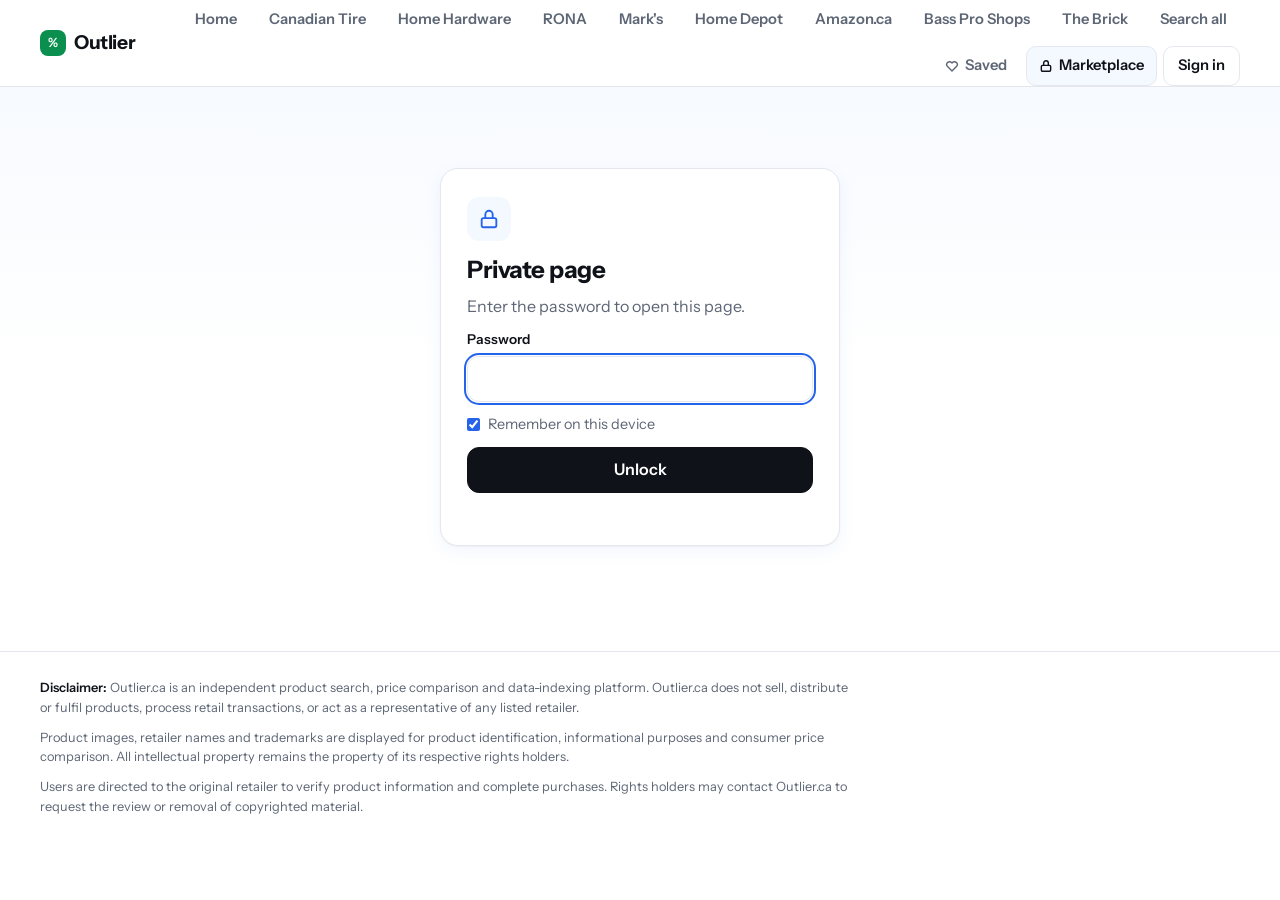
<file: flip/index.html>
<!DOCTYPE html>
<html lang="en">
<head>
<meta charset="utf-8">
<meta name="viewport" content="width=device-width, initial-scale=1">
<meta name="robots" content="noindex, nofollow">
<title>Private page | Outlier</title>
<link rel="preconnect" href="https://fonts.googleapis.com">
<link rel="preconnect" href="https://fonts.gstatic.com" crossorigin>
<link href="https://fonts.googleapis.com/css2?family=Instrument+Sans:wght@400;500;600;700&display=swap" rel="stylesheet">
<link rel="stylesheet" href="../assets/site.css?v=5">
<style>
/* Lock screen */
.lockwrap { min-height: 60vh; display: grid; place-items: center; padding-block: 48px; }
.lockcard { width: min(400px, 100%); background: var(--card); border: 1px solid var(--line); border-radius: 18px; box-shadow: var(--shadow); padding: 28px 26px 22px; display: flex; flex-direction: column; gap: 12px; }
.lockicon { width: 44px; height: 44px; border-radius: 12px; background: var(--tint); color: var(--accent); display: grid; place-items: center; }
.lockcard h1 { margin: 4px 0 0; font-size: 1.5rem; letter-spacing: -.02em; line-height: 1.1; }
.lockcard p { margin: 0; color: var(--muted); }
.pw span { display: block; font-size: .85rem; font-weight: 600; margin-bottom: 6px; }
.pw input { width: 100%; height: 46px; border: 1px solid var(--line); border-radius: 12px; padding: 0 14px; font-size: 1rem; background: #fff; }
.pw input:focus-visible { outline: 2px solid var(--accent); outline-offset: 1px; }
.remember { display: flex; gap: 8px; align-items: center; font-size: .9rem; color: var(--muted); cursor: pointer; }
.remember input { accent-color: var(--accent); margin: 0; }
.lockcard .btn { flex: none; height: 46px; border-radius: 12px; font-size: 1rem; }
.lockcard .btn:disabled { opacity: .6; cursor: progress; }
.lockcard .err { color: #b91c1c; font-size: .9rem; min-height: 1.3em; }

/* Unlocked page */
.flip-hero { padding-block: 34px 4px; }
.flip-top { display: flex; justify-content: space-between; align-items: center; gap: 12px; }
.eyebrow { margin: 0; display: inline-flex; gap: 6px; align-items: center; font-size: .76rem; font-weight: 700; letter-spacing: .08em; text-transform: uppercase; color: var(--save); }
.lockbtn { flex: none; height: 36px; padding: 0 12px; font-size: .85rem; border-radius: 10px; }
.flip-hero h1 { margin: 10px 0 0; font-size: clamp(2rem, 5vw, 3.1rem); line-height: 1.03; letter-spacing: -.035em; font-weight: 700; text-wrap: balance; }
.flip-hero > p { margin: 12px 0 0; color: var(--muted); max-width: 64ch; font-size: 1.05rem; text-wrap: pretty; }
.jump { display: flex; flex-wrap: wrap; gap: 6px; margin-top: 18px; }
.jump a { height: 34px; display: inline-flex; align-items: center; padding: 0 13px; border: 1px solid var(--line); border-radius: 999px; text-decoration: none; font-weight: 600; font-size: .88rem; background: var(--card); }
.jump a:hover { border-color: var(--muted); }
.flip-sec { padding-top: 44px; scroll-margin-top: 12px; }
.flip-sec h2 { margin: 0; font-size: clamp(1.4rem, 3vw, 1.9rem); letter-spacing: -.025em; line-height: 1.1; }
.sec-head p { margin: 8px 0 0; color: var(--muted); max-width: 74ch; text-wrap: pretty; }
.ref { color: var(--accent); text-decoration: none; font-size: .76rem; font-weight: 600; margin-left: 2px; white-space: nowrap; }
.ref:hover { text-decoration: underline; }
.fine { color: var(--muted); font-size: .85rem; max-width: 82ch; margin: 14px 0 0; }

.rules { display: grid; grid-template-columns: repeat(auto-fill, minmax(220px, 1fr)); gap: 12px; margin-top: 16px; }
.rule { background: var(--card); border: 1px solid var(--line); border-radius: 14px; padding: 16px; box-shadow: var(--shadow); }
.rule b { display: block; font-size: 1rem; }
.rule p { margin: 6px 0 0; color: var(--muted); font-size: .92rem; }

.seasons { margin-top: 16px; }
button.chip { font: inherit; font-size: .88rem; font-weight: 600; color: var(--muted); }
button.chip:hover { color: var(--ink); border-color: var(--muted); }
button.chip.on { border-color: var(--accent); background: var(--tint); color: var(--ink); }
.picks { list-style: none; padding: 0; margin: 14px 0 0; display: grid; gap: 12px; }
.pick { display: grid; grid-template-columns: 44px 1fr; gap: 16px; background: var(--card); border: 1px solid var(--line); border-radius: 16px; padding: 18px 20px; box-shadow: var(--shadow); }
.rank { width: 40px; height: 40px; border-radius: 12px; background: var(--ink); color: #fff; display: grid; place-items: center; font-weight: 700; font-variant-numeric: tabular-nums; }
.rank.top { background: var(--save); }
.phead { display: flex; flex-wrap: wrap; justify-content: space-between; gap: 6px 12px; align-items: baseline; }
.phead h3 { margin: 0; font-size: 1.15rem; letter-spacing: -.01em; line-height: 1.25; }
.when { font-size: .74rem; font-weight: 700; padding: 3px 9px; border-radius: 999px; background: var(--tint); color: var(--accent); white-space: nowrap; }
.when.now { background: var(--rare-soft); color: var(--rare); }
.when.jan { background: #f3e8ff; color: #7e22ce; }
.when.spring { background: var(--save-soft); color: var(--save); }
.why { margin: 6px 0 0; color: var(--muted); max-width: 84ch; }
.nums { display: grid; grid-template-columns: repeat(4, minmax(0, 1fr)); gap: 8px; margin: 14px 0 0; }
.nums div { background: #f8fafc; border: 1px solid var(--line); border-radius: 12px; padding: 10px 12px; min-width: 0; }
.nums dt { font-size: .68rem; text-transform: uppercase; letter-spacing: .06em; color: var(--muted); font-weight: 600; }
.nums dd { margin: 2px 0 0; font-weight: 700; font-size: 1.05rem; font-variant-numeric: tabular-nums; letter-spacing: -.01em; }
.nums small { display: block; color: var(--muted); font-size: .78rem; margin-top: 2px; line-height: 1.3; }
.nums .pp { background: var(--save-soft); border-color: color-mix(in srgb, var(--save) 22%, var(--line)); }
.nums .pp dd { color: var(--save); }
.how { margin: 12px 0 0; font-size: .92rem; max-width: 92ch; }
.how b { font-weight: 600; }

.mathline { display: flex; flex-wrap: wrap; gap: 8px; margin-top: 16px; }
.mathline div { background: var(--card); border: 1px solid var(--line); border-radius: 12px; padding: 10px 14px; font-size: .92rem; }
.mathline .eq { background: var(--save-soft); color: var(--save); border-color: transparent; font-weight: 600; }
.livectl { margin-top: 18px; padding: 14px; border: 1px solid var(--line); border-radius: 16px; background: #fbfcfe; }
.livectl .chips { margin-top: 10px; }
.price small.off { color: var(--save); font-weight: 700; font-size: .8rem; }
.flipline { margin: 0; font-size: .88rem; font-variant-numeric: tabular-nums; }
.flipline .g { color: var(--save); }
.flip-sec .card h2 { font-size: 1rem; letter-spacing: 0; line-height: 1.3; }
#llist .price { flex-wrap: wrap; row-gap: 0; }
.livectl .sel select { min-width: 150px; }

.twocol { display: grid; grid-template-columns: 1fr 1fr; gap: 28px; }
.avoid, .tips { margin: 14px 0 0; padding: 0; display: grid; gap: 8px; }
.avoid li, .tips li { list-style: none; border: 1px solid var(--line); border-radius: 12px; padding: 12px 14px; background: var(--card); font-size: .93rem; }
.avoid b { color: #b91c1c; }
.tips { counter-reset: tip; }
.tips li { counter-increment: tip; position: relative; padding-left: 44px; }
.tips li::before { content: counter(tip); position: absolute; left: 12px; top: 11px; width: 22px; height: 22px; border-radius: 7px; background: var(--save-soft); color: var(--save); font-weight: 700; font-size: .8rem; display: grid; place-items: center; }
.srcs { columns: 2 340px; column-gap: 32px; font-size: .86rem; color: var(--muted); margin: 14px 0 0; padding-left: 22px; }
.srcs li { margin-bottom: 7px; break-inside: avoid; scroll-margin-top: 16px; }
.srcs a { color: var(--ink); }
.srcs li:target { background: var(--tint); border-radius: 6px; outline: 4px solid var(--tint); }

@media (max-width: 760px) {
  .nums { grid-template-columns: repeat(2, minmax(0, 1fr)); }
  .pick { grid-template-columns: 1fr; gap: 10px; padding: 16px; }
  .rank { width: 34px; height: 34px; border-radius: 10px; }
  .twocol { grid-template-columns: 1fr; gap: 8px; }
  .livectl { padding: 12px; }
  .livectl .sel select { min-width: 0; }
}
</style>
</head>
<body>
<header class="site">
  <div class="wrap">
    <a class="brand-link" href="../"><i aria-hidden="true"></i>Outlier</a>
    <nav class="menu" id="menu" aria-label="Stores"></nav>
  </div>
</header>
<script src="../assets/nav.js?v=6" data-base="../" data-here="flip" defer></script>

<main id="app">
  <section class="wrap lockwrap" id="lock" hidden>
    <form class="lockcard" id="lockform">
      <span class="lockicon" aria-hidden="true"><svg viewBox="0 0 24 24" width="22" height="22" fill="none" stroke="currentColor" stroke-width="2" stroke-linecap="round" stroke-linejoin="round"><rect x="4" y="11" width="16" height="10" rx="2"/><path d="M8 11V7a4 4 0 0 1 8 0v4"/></svg></span>
      <h1>Private page</h1>
      <p>Enter the password to open this page.</p>
      <label class="pw"><span>Password</span><input type="password" id="pw" required autocomplete="current-password"></label>
      <label class="remember"><input type="checkbox" id="remember" checked> Remember on this device</label>
      <button class="btn" type="submit" id="go">Unlock</button>
      <p class="err" id="err" role="alert"></p>
    </form>
  </section>
  <noscript><section class="wrap lockwrap"><div class="lockcard"><h1>Private page</h1><p>Turn on JavaScript to open this page.</p></div></section></noscript>
</main>

<footer class="legal">
  <div class="wrap">
    <p><strong>Disclaimer:</strong> Outlier.ca is an independent product search, price comparison and data-indexing platform. Outlier.ca does not sell, distribute or fulfil products, process retail transactions, or act as a representative of any listed retailer.</p>
    <p>Product images, retailer names and trademarks are displayed for product identification, informational purposes and consumer price comparison. All intellectual property remains the property of its respective rights holders.</p>
    <p>Users are directed to the original retailer to verify product information and complete purchases. Rights holders may contact Outlier.ca to request the review or removal of copyrighted material.</p>
  </div>
</footer>

<!-- The page content is encrypted (AES-256-GCM, key from the password with PBKDF2-SHA256). Built by tools/lock_page.py. -->
<script type="application/json" id="locked">{"v": 1, "kdf": "PBKDF2-SHA256", "iter": 600000, "salt": "l9ckSWyQA4LNBHHEKwRSfA==", "iv": "Vp7IN7F0eNH3uq6h", "ct": "ay9wLdTV5k2lBHII5LFltkoPWCApPZVyc+mddOiGs7N0PoZZ7YrYdjphEe/s4TY6cs7TQZGtPkv8w0GCTO0i9ifUV+htRQnue8wWXAO5mGPjmjH0CDSNFxjHvB3rWQKl77ugkQHYTDpsqWhsTSxfITju5lgNqCg7wmS02wVxqkmaAC1t3c7QlsTZCfmzv+xc8UZrBgzoLc0edXNRAfRWPxK6macecbZNVyK4LArtVgZC/NiQGI14wtKZe6F1Ctc/md34yyvjfeiZ3WYBexCqwUw9aG65FRSviYPhNXkd8sTO/v1U3ydV9bAmc3cf9v3o/UUK0gZHYDg9aDOVuG4ikamSxQlqcly6IPA5sg1lQ6NEQ4zn0hS5oLmwWW0MMvfE95ZHVywLyLHtm++aXgxjG4smOCevtXxy6zm7QHVLk5EYUwLk1Mkkve9wW93KFwlgAP+edCLkZK+8clFwLs5UHSBnyIdaDH0oIVlXenO/a7xoiomdH9O6q9EoJqUrWis3WVii8ET6MMWqs2E53borALREFtn/YhGVUZ6UT3+TUNFAB+PPE2Mp1hBhbO7jTA9rijz9eJdYuRt5pKs3nEoPfYQlCsYxpQ98JXYIBXGFpIC6gL7PfUzkJ/8eV3II0XjWjddLlOT69FHcoDuyeuFhetID8wGeo9xHqu0QCUT2aHTn8stoGjCAB61nJIaUVujQ9/[base64]/cCP5cF11qR8s/KvH/CRg//M6RAuD9z1LXhZVjNLEwtTQAH+yOW+1ZzijMxA6ASeyYlfVmrrseQoGFm1R/NM7oD/mZanHfE/E+zy1cbv1p4J2EKrDq9wpi3J2XupASNsTMlNiIpy1AEPGGSJreM/ce7j5Y9HVBuahKc3sji+JuXAhtdhkxqEDMB2Oh0rz011LCoEyjL8X3HUwI9c14G1WbekzpKpn7YD4OSmheYfbtYQvOhrpaIcqclKWPR8ezG56blRku6gOcawdPd+dBWh/cnDTdtABkH3yFhCZjXUxsHcPFD0daO4pngKnjIpZ5TbyS1AAcsV4d0hKjiAQw+rIBpp0zQuANfgoGhVGiKpSrOxwIR1KGm2fn0S+KYFA8265i1bZ5TqZq9NH/mhaa36lbb9+9liSDd71CE4PpenzcnnA2UrH38csPqIG9Ce7NlcJp1uCSUkJgQrrlyeflbARP/9wrVb/fWSR+gtDpGolh96hkgjmq7RFggWHqaIlPr8syPmhYxWQXRtnoq97Ur1HKZYZPe9EZRdX59bS33r7II2qGNyjjSV+Q+DGZlh7ESo0dloEwa75OlN8naXOIw+ejbfSB6tfMop4JkOe5NVBZ7Qdu/[base64]/hqqQMns27B1ABLCzALQn0RpZsdRLVS2/6uvvRyaGywpmqWFTNjq73byFRqpiUTEtdjnmQ4P7MVKcBKgRQKa6Fp7cY8T7nwZjwC+6m0MfimWqsynI3Wa3oIKGknu3NPylzOwAz8uG6C3mQCdKgLQojkWnqv2LEOMCpsP/aAoBqA4iy2r+FMCLK8oK9sNqKsxulDuJNGjAjlPIcM7dg/i6O7GAA9DUiZBnlQGksufBBfhKHJW7zAEL46XXq5wjsUUoVQ988mAOEK37phTC7gg70cwpexuh/drJC9noerTY7Sk0wj6fJLCeUtG0lkXyLWsJJ/t13UHpjKmwS1WnrS8bZAmnssAYRLJkfWs3CX0bYRRNSSUki2qJCKxc4fqqO62+ELQmbcJF69Xknv7PuV2WZoTFRGl/fJt9lelwrB9zIC/wW0cfmjVNz2IsYw95xFRhLyEtTdm3qcYg652uGEj5jZDFVfMiwZ2+gXK03D7luLU9B9tv9iGofHxXr8YQFV93966cvYCK6dmNW8kjur+ZM85zkA9CcdxtdVp4+Y6SrngBdv0R6pZa9PBTK1JoCFjHnQ/90YlXnY9nDNvVSiuD7B0mFqUkfT+G305R7SnkIJ7cd91XdVEMNAaLkHiQ0jaXOMV+bc/9kdJn1o+Qf7+8LgxIw4Smb4/3zmdRcCPR4gwc1rMx3s9+qh5A3tgVaezL0rE4VSpfB46oyjerY4t2kU80u0QvyKGLr/0KEKOu6M17eXmwRz3RefphiPjw3LpQ48qQxCQWtkb+45zTzVyAtnPmVaRuk+1HKwQsRume5tMkBd+EddbrQrXURyr7k4Marc4HfMMoTYH/2TKiCioEWi8FBMCLEr4idxls3l/V0NbgscoGMqZMvAmi4hIauwd6HA1sReX2ieqZzdfn0zC5LQnZcl5uXd6sSwYJL12RmuXhy9drrh2Uq9NtjZcPWAtbRmPVmxkFek/+lgc15d5YfADGR1O8gGQTYSTOgzN0x+wtWBW+XSDAs0gOAF+p+Dr0IoA9mf04z8/4gm6TH/LRSV+XtoOTdyy2Muhrl926TBFWISr/07f48Jqjj1HeGMjvxVqMQXAM/5UoSbXPuuZnMVi+wgxY7jBbXAkVkv3zmdhBA8ygHST+czU5M1qjvcZQgN3oVbuoUEfi2rSxu4klMr6+2KroazAjvP05mUkA/7Z2wUmqvSNrA7XYXGZimEZRV0gQGuxg2btt2LqxcgfbP24blebrS+OMntww+WumN87XFjAvGGa0xY1RLtersM9tjRjJXMBft3JJwcBBW4dDQAyUU5Dop6v4IBxgv+TpuQPS8UfvrORtgTtCkXcmC4WqGgOkkvtaHm2dIK4pEzrG5TgGFUUQP7Uh48CGa1lDuUtLa/lZ6lGtFU72y9o/L2tyxy6FkvwHt/VTWraCnEtHFDkmXyJDn7BvFtbhkhyzqrXRZLNOefWfClRC3EV9QjxArzVDO+6Yme911AwG2fGPVaJxdgmi2OnSLaieM4nZvZBUQULiJkZJrdKZmzzEWMFxuh92I9RqmE3g5Zf8DDcgXb1xFQnOEFTmuQDDDLwcR41EPYGoHsgeRlBwdN53G5EqSk7/NddTuVv89wHPacWmufrcNnbqscn0z0i/SKUS9F9WiZyXVsbIaFtqpvG+ep03Vdl0t3hAxiDPTgZv2hM+i2BWqM55DSwbNLoOjQzzinY9kv2vi3kgPzbmDKRG/1QKoGoXhOGpc3iLGxUgb21d0SGJ5fFDcKUFdZ8f+EIeZSFyHDZweunETKFstushxvUMzAoZKVemoXKp21jxRv9mvCsX0czplKjtR5ARk6WhkijY7wiN/QOu3skrrG4Zi9Q+ESRFKjhP7E+R0cKKG/8/VYHonvzNQzyVXtDTiGwzBAm8CN4eJA1nR6bssPeEgXBqxaoEJGF0383jss8TMdjJZF7Bnu1f4fDPeK3fwTxMlFcezIPLkWdbh0Jt4ap53FxEyphauLjFZD2vFAmEkv5kDceKSDre3f2981/2zI29BZqyCaH5GXYm/SC/DDjPCAoRVldf2ThfRJ6tq4BOdIUgNEIwASSfutyirP//LH30+P6MoY5Wu3kF5/vLMnLE1B7NlYX/mOc7zhq7jhFIqOscTP5ZddP+xykLYR7Yfnq89a8ERv7ubwXNOQMs9lJrw7zMjVDN79FRPkPvkD9HPIHT1UQ6OpJjxSeLdFoohu5mkxnVWzTbw6mlFhZArTIZfr0dbnmFhIHJq+wcxRLtj5vW+OCT/ek6nrtMDnbXZgFak5R9753VhuKq5qPzexig014VYcnuf1oT26N2Q0r7ujI/+cDy/P8ICp1UZZjNiZTGssNPvbiyC2OHL8in2hf4NKJkBbpgvMUTnVRo+aNKLLJkW+q61kja/giBjipPaR8GmaLZ1VVxc8r4AZn98t2JWsULtXOFt+v1yixA6Rtqir65EfNFneRz8J7njNlHRgCuDy2dizbosPVR3s9+pKCFXWjuswX6O9VqQf7Yo1gX3sG1Kt26S1MR2JTDXE99gp0rZieuX0zuaO+yAKhl4OGFWKWps6jHdy8F/Fgh48qwcq2UYw2gyEPjWys096iedCk7HPlUlZLY/8rXDse6tJRHWJj+0CWpJKHCxOOn8iByBwljVxdmRZHazITZhxUpTLH1GAHSkE4uiq6RkhlLdS9ZLe6Ed+lHBQ2OlOlC01Q3ZLwTC82Cv9yLuBm/IpJvJKgxjRbHCO6vTJaLSdKwENtjPb3yINLQqG9XajbX2f6JdN2etuuGb1cVaHuMkDGhQONwsA+yIyO4pli0Lk+rAhHhlDSU26ra/ZeQDQMWXLTL8KsuS9WCQ5zQYhotmGgTREf7hbtNE4NM5wQvRhZ/o7goY1fF3a6OYGiTYTWqdLNVy/JWeTRRXfZ1vCWWwdTQugqPa7h+zMLf0rfSf7yCCGgKNsU0xBltKcJJXLpTsWgV8NiLx/X8MnDyCu6Y5AxlERtVwcf4Uj02doUDthkpkZd4zISawW7PHAdjnwsKNO26HBJmwEeQpxCZ94DEIoK+WrLJf/wFkjrZdfs1wchy2NW6EK2xNBOCkBo98toSE7h5SyaQ4uKHladIFfHYd3Vn8bXfoDD/pXWBrbcAiooSn+e1+YUAqkIrd37jXEDAv47e7M9ZW8TQ4XjkkcXL9CKEkR93LujZPIU5BcWQkW0WljGmV1KC3DyJ36eBxneTi2woQA/foTV9tP8COkUfQSjrVLmJcALbGu60vdyVSXmZoLcIWdmCHYXZX9lAhya0SMSQI/[base64]/5GB69ZnxrqVAEta/syE8FFM4iKVVdYQGLSGZ9tCljsjlhoUsXYCK0imEpd1zs94TV1x0SnJCeFlY+vGlGazuX7gMgUnI0m3GKP8jkmmJam+ZRh/JpmkaFXKnxrnnlpiBHSDl5arUfvLmdiKSi2YQiaqSdQ/0RdS2taFBtqU09TVcauaPXE27GpAXU5s8Vr/CFcnpvt4olYMDPgXg1hi0SjCjeizbqFcmsMTfud1ckRH+8JYdUqTjmg86CiZoG/11EHu2R/YQ0NRs+9qvYjlr3h8ND7v2/qDrOOC6zdnKosRX3mU+tU25Vdkgy049AIv00tXApFD6xNKSl77BovW2qC50REqzBj0kctSyl9PDpgi2ZEG9EUGygvQ/lw1MwDegsilwlCrHA8hzkdFtUzftFj0u2VqqnZiu3P+7oZ05Ux4MZkE0VOwxVXsos8/gF4zpq8CAwczBwuiv/m52GwgKUjZk2ElIqqMzShoDaZ4l/o1Sg9M6qovCxV6MHNXKHe1lvSxya0ZI4ylD/Te7Gnm07prEIs/GplC4gjDfvZujpf4rlqy9GZjqVhBDSXUbDik92rIZ/PgAKkbJRHLeflGEvBR/iZ7aSMJdsCGiNB44en5U2Sqxz/pMTyKLNAxbgLDitMgITurzM7fSJyvzYZmZvP+McC/m7TC7qBYZ+9HRJYKqvmwVwN0J6ikJWUWkBSOQZYPSk58BCrHV0wcfTUtx39rDEJzMEWs0FLn9Iq86Is1UvBTuXzrWkNNTJtLQYfLQchWC8vGkRLGgCM3/38N75cOncXE+bsQhdJRRNyRgHdpuwDUEqucdB4GsCB0xbwd8o++HM80gK034eEQ3cWLbNulA3YmdqCoTgIXNfmKYAAiUo0Y45kYxX/Nztk7Gj58WUvDnrrDiyr5uHbsmCjoe6bTPRI5Rh0mxQ1sfeZWIt5TbQCGz4GEZz/ynQyCRncTmD+66+/riOnfPnrVCHsiG9F0IrPHldLQgKGAgCx/FE/qDecaWKZBDzgfUB2jwDLk7eSXGmAx4AYmRUR0zNj4FvVjL/OL8kUqze5CRFfUgKf9+Kz0HrxlBThmOqo+g++MKfbeh/jEdx4Zh2IV3FBKD/LyEp2jK0v27EUbecilfBy01BsMCRqIudh2EcVefBrEs4lZjAFcKwZpNi7BI68mlqj8RAFqt1vj10ikzltie8QMW/HxYiztUCWj01eD3j4LYLiN2/BUakfUygClKAfPY/1D3rxQaUQeXMAhaTOqHASZOi2uRc9sNE/+ZtnOtzewHpWINQMokbYMLpNuqA6FRf9w+UBqyGAT22XIbRP6C9/Xg91yzpWnyZX6rGtNUQNaVHOQoxoktu24buJnq5pyau84rREjI7q03hz1jinCe6kQF8a0ANLKrEMFDFYt7Rs2grZ8eaW1WT18C4hD5nNh25BUqm8Gn8NDbV3Px1ONyHhYGdj8Me3g1BQmlzkeN9KkP/jUBEkCZ7nAxVR67GzkbwK9WrCp17o/vUOgv9CZgZX3xFrpjfxbSvB9Fj614RgHAaZtYa4t56+buiJKURZgdSM8KsaSZdyuNhpX499bWFH0EnEjl3QXk8O3ahFdGm58auuO/hA8vqNIEQFk+L793kdF0U5/KgV8un+wqlAL8O46VArVFq/m215SyL1QguhWPeoNTdhTxvXdfJyV6NSftw0Saua5BFgNf+p7CJ91b9M9qUv9W9zJ/Ky1mVavwnCwoWZpTLBGaEZwbCMVO9TyPJO8PTUjnQOTlQBqPWMAn1HVwfqn1MOT97lBaAeAABOssLTHL5za5x83/GcxDxsxPYPcVQ/gp7i2yqiOVXyBGYYV2MGRKf9FohuhaXaiWu9GOI8nPcBEm9VVW7IqygZUJ+LYaQVtpEiZvs1J1aQCzxh0eVqUrcYBmKU0zujsicq/[base64]/3Y+tlqBcWj5JWiEoVCZ1PQXetjGvexbD5eZs6wVQKmQGcv703D22QL/Hz6AfnMAMlYfmTIgDZxjXrA9juF5D3l4suLuRKl/mMZc3YuyhUaGFcYtX1qUcKNZnDe9s+L1z35zFIkV3Mmkklfrrjl6RaTeN44LY+Vt69EhOmeMKx1GllASYq1CO3UIsM2Hipk/EJyzra+l+uwuepA84jHD2U8uhYZfpDOx6h5VOVW9baBtJl7b/7w5oBk7dWxJkb4Szzfj6ghdIse5IVGg2InnPvPTHZjtGV7qlNapOW1mueN5jh7IKsy3qcbMhwHgUK8LZvaNcEEZRMs3mpHmZRlTMCuSRxr1L21ZyP3w+DAiuOInlh3UzaNsgjj7svfM1mBr6MMjkwpWFSKeORguwZKOozINS0ZYtyfFV5T4i/aeO4XD6zTWKGUHOWBlXN/+2fvC3rxTo4Eyh4H5RjgMbb30kzHDXFoQaSnGILRLLV9wvLVLsR8kFOEw5PsLXRQwq0Biqo7BR3Kx0Z7N8JuBcZEG1XnMgVuTztMPY1pxOwT2WK48U7Go62psmVODV9TNECd+SIUHcMW3Qx2RhkeIRasMpx6oXHL8rWrQ/FGEt9ngGKv4jO+MNwSpj4SyqjplFe7mzVB7LlJSjXNFSjyCdJI9Pvl7TS5MF3PlgiJpwL2hK83b4jM0NV5SKoyJn54s2b6Eu6rMEFmF8wkay5vh6g5oYotrFKSlEG6WIHz4/12+FHFi3h6ttEcUvXdX9uLrYFdc2DkgGWyFxnMEzd6szPORsv+C+nWNS/ITzEiC7EWSoA8Nu6KDiZZ5IpOA/SFzhj+HOtxIqNxd3WCAPQkEANssPL29+Dr1f6rrtLWyFnJ9ZQzTw7TpCVhpgQp6bFO9t14OSPVJktQtjkIpHOZ9sq5GQHOCpnU6obR9baczM1/n/G5N6wScy0FTtpwI6q3Y4BmIIxIw4IuKxfzcN8CLqOdo30j51lgj4xSIVmUs2UXtiB5gX+ojKDVa5AwJY7mYLVJ5brVG5J+1GGrSeP2waS12ttN9dPdqQN+56rCLXFnam7wjE9DTMe4ttLwPzW5V+lMHgpakC9BLt1IQN/SfNA7gSSLUXG2vlazDBh9kWxq1GjYt1jW7Lj/ttouvmbd+PO7T/CX/cCQWgVfaq7427DsK0mqmKdC8YFZ5FuSp7n5V2W7YCDqYzZGTv3PvdOuAfsY91V94oCsU7IgrifUSfTYJluPnKiD9TazlYFkaRVblp/bZC3D4BLAGNOEmlptNvHyH8+3SWGmIMWRlWXU9QbSdXow+uU1wGSWvfRjrRTbeTYTzDbRVcTjyKiFGKFEbEA3x5e/nGqmYM4Ko+9UP1+DaXA3PtKi8EaLpwE5zZYughkasLkN7jQ1rDVIdT8ibracXmhK0XtNduux+NQIt5ASPbISQXl8yWDGAPKI3goLjUuqIcmcOeRQ4QvkSN8+s82K2AcGVaK+fW/uiYrIq7a37Pu3JvQpQmUePt1bTDlLs83yDAEB8QQ9yE+yIhXChNYgYAqqwySQF3Miej88IiJbObGylc1NugBsLL9uuFuJRBNRXv2hwEyGwOHK0vUQkFKerRQI4b3oeBrdjkydIPEx5rQWR6n78TtiFjq638MPS/PIWgt30aY6UWZgt9YGOKN5GCkzimeWxSNFFUBBUWBa/9neBRC3ylc1A7nu2XxET7PYgOa64HXhgvHh+4HTRK+ONOWxeP/jI/+IgatwMSss/zMcLxbWkFqVbNTQ0I9ET3camav83b48qsBLt3BykLsv17/yzuIVeERchYNdBPhznuIVdhzrFVs2vAAOgU6JLEHNUM4aq8M4PhhUsmYW5MdIamJ7ASPsgs6NJKTVSuPuIewr2ErVLNDqskaxmFShPR39tD83AaqrRaI1EfPtvmpwpXWpRxEjqMx+qKHaA8VN9/b4a5TRZkxB0KlTCWm/+hsnxC3KdvK0WszXaeQtB755a/yOaQrVTL22vk57tdS7P4rGS6wcYHPz2e+nolQ2f1naCDnkVVv+kDarlC1GZJG4ScQtLH5B63SZoJ0MDJoC3XnD5aNOgLncYJDZmwJ80mjcK3S6f+kzN1mQLjAKdusseqKKiPI6kpgredlCygp+vE1Kh1bdbAAEx/j35pqXIQkFeL4uhY4/LQnF7dyCBvRnva+fsYE5hSkletn8C1Y7StkVDN9Iq1KHtJjqt0jD0ndn/YFpzUWlh0ldMj8vWhHFkZa9B3KVCa+TxhXBU/[base64]/z56D9sPlxG3w1FROcq9cO48Mp6zkyVHd3K8a8n4O5+COQT9IrwxUxQjz6i/XEY34/oBJ9CMGts3Z7vrx+aUAKBVORM+BlBVGkVoZVHKraEMc1j3znHkEMbCLbVTRb9W28Kpvn67nNLqhMfmzhhq7qadEsSZ3kO240eXMoZAxNmzgWnkJ8dMCcomnioeUxf83dMsAJbyWKwsO/s1LEYYRCdiLwxW3gMCtjJndKxk4CNxJe0aYVHTDjhN0N/raQ89RImXi+wzuEm8QS/ZJCR0Bl5KaFrsh7zK7WTV+FAXHBIOIlRQSGDBujEqkUhdP2N3iEdSIJpLbkxqkDDVPcGhNJCktMQ3jOc//Nit2AhPaPPULz+rQrPil78curHH10XbAC8JWk/g1AMZuf+/9P63xssCfT/8QkYEdQX5Nl1BW8z47zFtTriF54ylI4VDOCnIl1ToQ9AFzhC+5W/IAbmKtWwibEYnBy5Y2RbuxDG650K4hX/YtXxB3pJ7YSmOdDRp0Zsu6Exiy+Gv1I7DhRZQw1tbPhplgbd9WH4OTdvV3E7xaohm/CdokQS+FL0H910kGVgAg6PwiTEI+1BBejKjULnXNkVOwgxgLsoKhAdEtv/8QZYdN66GaLPzpaK7yKUONtwb2r+IEeRTB3GgpX5VNnVDjce5VM7fjfAOTByOpxLRnQD73NFtWNc5pTGbFo++IGp1KjJnMeLwu67h2z1HodjjRlW5lhi2BturzbuWrr9M8Tdw6J/0BG2nkymdQCeAUfKfzLm2Glr0WIWaBDEgQ2+Pmfx8aPEXAL50kqo071VBDBmFySCr9/b6ZKrHUatf/XUTC1veIJYgDcjsTX27ZYyoIAMXL1dLEaA3xiXA3c2yAv+7rOEAlO3KSnEeSumlsj8VdP50zNHWizju3sis/nupMoi3syW0TSoF/wF/uORHuLABJv1qIC4rHypf3xUGfjdMIbxmsuusia3SPj2URLNDt+xpzA6nTUu8/MlXz6n1n/FEKtobpaDpaIP0ueMLM/R0CZUWQn2TpxGoBPoLw03gYFhzorXIkiI17zgBFq/dDf1lpzL/yDvmXt9ftSSKnMt9EEk3X4Op0bZx8ifnEXHwS5T1owi79AFSwr6XI29YcZxaSP7SlXEaEprUW5nTAM3wrzQAb5jej4ewXRRhhwZ7NakGvtekM/4AgmfVkQjsMC+7VPQxkmRBfFmca0c9291g1Qq2rFw2V6Cft3gNNP3t8k2163pU+1thqwzlAcAZzEn8kdKh2Di8SS14BWzbxIVJGlnJpMz3XL8xoSPV+GFKeenLZKfxjOpTirY+MTF/coN5KAv+VFiuFjH8T/PoA3VFgVX3drGwKuku0pHxRCIMZi4n8xZJBtvHUScFa60CCPSNY46Qs0R66MLCT/7rF80tUK1VvawL8iRyvSLKfs8TWhnHU7c3DAIsM68HIrdr8Oq1DfbS90aMj9tUei/hYApwoeE2Kv9qGF442wHYgZByzyUjpqpMFethSpVXk7/VjgnGSpVOc5JrMqDhBx/XT5oqpbtmaAOwTVBOO6sNsN2rgshIanARUTAzjkgfD7kxNNOolAQ9mno9kiOh5xLM+5oi6GyNhdFKneHdh59q2Ffz5F97T3nvoEpKO65/O5TqlNEy20smMEig0cfA8ENL0zsO0bfJv20fqIHd8ENlig7cPU0yLu5em77Xsw9e3wJoe8OAWapxh6bcOsJXXWPgIQXZ+XOzEJfU6AryDFBMUPCDSpTPM4w6IEBF50jYvq+jdBMnbcaoXUJ1whv1QhG/m+JpGgSG/0LfqzAkrsgKLuPlG1v2oyCfmaLtXy6Yk0z3eroZspeOVvoMNIt6k3KkVAmIZE8I9jIrRPMRpU8vIi3ulito96UAItzs1O7dOVC6feqhPFfNw/B5xE9Yyh57WEqyevMXiY/zStFbL2qMCAnTT6CC2ZnvXGoBQ6YyEmYBJ2hlK1GtwcqiAaMAvcvMVL5lGDLI3x7lJVLkkcFHUxTPEpxfC/qJZyDvrhWjjAqaHnLgiXXq7jKozotcX/w0hLKldlShbbjb/BLXtrvrkA4OnTzMqaRFUoB/lQFWQFTuS3D7UIdPggK+P1LkTxtFq26g0a44M7CmSg2hZjRv2ZJY4riv1FByWUy3cXdj7iVxyVzk9MUvsFTa8Yk7zlx0AAXgRSG8RlnrWP81IntqFvOud5AKowdviW1DjwbpLk5oy6W8a4aOoNAEM/hrVznDdSwaDYuaddGqzVGd4ndqpPjdE967ktQc/z728RpsiRcaEqvU6Ud+24oudyNKhZhH680lcKa6vwoIbocIaTRLMIRVEMqS9UHjmPdYRC1FBgIr/A5ibCFBGbZRRxMXHyr1gcqB0tzHLlhP5HPw0D11xavZGRDMLu97VeROj2iT0XUcdZMrC2zF7OfK6eXqKZh8eKNYCYZS6ZAD5vZLaoSao2xN+vkoHGJwvVl3zLny84zkPkjhWoHmerfqUYHJM/B5PlQluSEbyLaMjmDKQjvQiAZNsnQTHFj5kQv0FHf5+jWkWg2SeaA1L6OBbHIgPo+S3bP75/0d4eB8ristHiNjfLu4MQvxJMQQ8BJ9c2U/GItS5WIcPH7H+2rViHeOgjIYWG3K25mKr242+E+jOXyhZRo057Fg/[base64]/tIvqaMQeW4oPPk+2YA8eNF7rQXsS0IXrxrNYm9q3tCZxle5rs2lUxpAqY7m/6t3/UvDAeuu2N44g1+wiYNG/sxtkjvIuxrKI1AUarEWYxclkFXonLAGthXK5VlVc9Iu4HdmxmYNDK5bcebnu5/I4SFtRXeacgQo1RcmQ7ezzTcZbzhfN3aID0LZfK30B+y/GgPG6wK+eispIKeHuUSTvTPbeV6FsA0a+y8LglEPTmVDMK0Kpptvx8Vt2jYf1NBo2PwLftO4P1ETEDoat+S1pzQAop31oneWJewNduJacH7IA2amoTBMfvA1qs059JtmmR6eB4wWVMednAa4oDQFhXHLJ3q0apNEKLhl0jtdDTDvC/WE3QUmDCaPS2gO3O/D4FMr1mJnKtRiCmnZqa1R2ra29KIo0LLrFq2RNL8n6q4GLUFabXRK/4XlFM07ff33jzKgX5WivCY2/[base64]/So5C8CXJgkgrlJNbOJ/nXOzuAY58lFR8Jj4HadgY0BPeSPybg/[base64]/usTR8bunBOUayuvj7vDAoyExjzfqMnHl/focjQtJ9d4cKjUJEJslbf4ynktyQU3B6/xspa80Vrn49It0/gaW5U0VJQK98M3/Tou+jS6xlQIZFsjbsXHv6gIy4Hj3chA+JuQA6bvQVOAaT6tKx6wTcLIvJAJg/F3Ej2ITxiDl1DMHMjWXeqX63ZS5Xdos/jfVVB9JwEuu/tZD7kmIsJ7gDS1Gt49SGZjPSHu82lPVD44/nlpFwXtbWSC26vwyJ4xw3bVSOAPzc/D+7sqbpRK1nzA52g5G0PpnCu3Ht9whKIwQS+r/Ve9NQGq+ZyDz2Yk6o2SXTd8TlAHjvyYC5EFnKh4VT2TOqQbWT47hxXxzVqTp6JbA/f9lMJ5sC+9NT1YD7Dd+KxTa0dvGagOtCaKnzDwZugRr5AmOImajmER/cmALqs29dyHno0w1gUNQH8MhXZtiChgOz8mqDUd9CGhnL63R0LRXfLOBj5EfFPKUHBDW3NpR91VgHqb4R5V8BvqPmAw7ODynvcVAs69QFqryc3puL954JLuTFwf9VUWHqxRQfPIAbOzj0MN6V35ud6/FlDHNwf5sOrPEuts0H0qwNVR+tZPmH4gh9YsLF6E72FteufWBCqp4DRH4U/OgBCOYtZMDg3UdHYS2F8Xo4BWE4d16YxiWmMgrMNwe4tdAFrOz6hHx454Bxhjhe4UXVsZGiEhP62UvAf8n/oS5xV6diLb4owFWFvaDpih9Wlx+1SZmxi70slz6UmOhrekN9Y2YtcCHWgDYQ/5Ma8TJrtvBF/C6AlHxuRC8Up7AEqkhJJEo6JbhwzhmRAt+s01JFt4PRMtrLlxGpp1mTG8pnsO4J72X3RZx6rizTGz7dYbgwzabs+FzftaDqC9KJ+sAzx/dODG5iwI4Owg0nKXxLIgojXvbg2kP456SWcxIMqiXLUo7Wz28w0cg9/CksPhDytlWsMjDBQvnosHPwmy/[base64]/NBgg2PqntOBLw+/XwzHyNUcSHpxWZYv+wFNfY7ZbILBonRz7T52zXuOKPApl6s2F6E6M6TMnKJAzs3p9AI9DgoPxeQceSX31I/hzL7q1VwTJqSmlA0Q4AYEduTPfG4Zp4Dx4KtxcAEgGyxMqW+wjNlUw9XDM8bN2EAlSqE9WBohqFpMVsBlTK6JP+wbEH5u/x4ZVagSKrizyQMGoo67cnM/3HTngIMyKGVNAieto8QNPXW41X2rXOpOan1g/cRaWCxT/tCgZn+zTGK3oclhUiH8KSSrnDYVf16MAtG2vBcx1NMkuHsyDGlB0bzIT8G0+dCaDvySeOVmt0fKkfhZY7pAtVPq5GWwdr5v3LsX12PniGMrumqfQ7injzU5vffFo1NRWa/p8/WhSY28bjRN+PO/NpJaD+9rRtbVBLxUprEwvLBKR2R11yWgoBacFVFn3mS6AjBHyd3WY5YXyWCD1peBOG00uRhPHvWDPSILYSHpvSTSnSV86HE9OuFCm1cUAf1V2WYmAO+KdacTw0h6jrsqSzQ1w4KrK/r87rglh1BxWlK+y8YkM4kc/NRgzgLPBQjEsw10vBlDQw/apCuZbhIoP8Gpno7OlfeXrULHTx3z8ZLz2UihNu6EnhH1Q3itsCv4c69KXLehvivcOEJBb2yo01FvGFRWBqBiV7glK3un+EgEj7H/EtvY1KZPmCmK7LHRc+WsdDks8+nw4RdB9itiHmZ2mxKIPnOjCKyWa3JOvW3/FA6vvgJU5kF3PI+0xorqeBUtb8RpiZuVXtaR2f+ZlfZFLuV2Sr/Kym39LOlxwt41kDRucBc2o//poloyFFTlDrmiH6t9/mS5DDsPyQs591nId/Cigw5nbn4Rmkj2X4xCJNSIRniXYDyDP/rxuqEFqBh+G8VR7V6V8J9It39RFq81TrcHBIYqM+60uWDqqY+uTZiuSofuPO4nax4UVsfCZWGeZ0uq5onAZ75HAX+iPjYDD+osSmH7dYWsoW9lZunb0KLGNk8iq48ZY5tw/t5SFWO7pMp2r78vw7ctEacp+nrfFvVkqETPLtIURomMdKicpG9A/oe2CiLKgeOqsQqbxzKW0XzmmGVCwmC/FSpYL7c0TWfxBEhX9zp5IMoWFjw4CYbWZfBKGk4WSrV1DTAutAbfDY0A46MeUiO1oyN7z14V1ISueDp//WF1VAjMaxvoGqHgO43jVMvBMP9yD67n851IFAApQytm2lswyrAIQ4Vctv234iNAnkYuWpWJhbVkJNq00VJUfXFCwfO3Dl/m7c0jFDsuxpfjbOOLpWJ89wi6Ev8Dk+bEpaf6NzpaCMFaN3iASeBe3os0wbI+EVcrwnZngTimtNOrhehpqJVc4/ZeT/QPopQzqM5oSExtnJolluTnERGjGrmY4jN/Tke/fHv5w+3RxJwBsoRD1xN7ai011fuCHi2yufodQMdWPT57+9d9hmzrH9dG5w2BfERcfr9Vhyt8vJla6up6cKByOOgDOMkgoUf2UVXyUlh2ObBkS9optSZ5q66G1C4KHDX/E6eHUdwF003hybScsl0GLPNqxvdi/fQsZhvZ+8Ez/[base64]/TJjq05JVONxiP1Vv8/77Mu3Cn8Wdjwi2/faKhhC6UCphNvdIn53EHGRFCeFviPp88cuIKVpVBetdtNMPgJx5x7qon9VqAlKMzNIgqA14bu+JKn7QkAuwYTZ+8FV/91XxE46HIalOjlzJhNxJwDmWZuTpmZgaEhroweeG+edzb0v1iOMIj+jEDOzaJc5vci56QeuZQeqe7npVlDOrNRmxAQWLYosA2clsXVeQCS+pc9EKTIq2rlEv0HmCv4VNmFayhZkek7ECWgb+HbH1ikWGTuvf4THHoMoKrvE0LdTRNayWLEu129hGVSwGtv/uYRwScAuteyOaEqayoAx86TM7Gf59MAK1Caa+z6hS9C1NsVWy7m/WNfO6+yXGIRQDWNjeISNkPrkD2Q+f/q/7ilfwLgqzi4UcXZo5T1KA8e5Xp3cOX/Fl/2sfdukxlps24Xw1RVey6MlNjHUA3YDJxBlzQSmX4Y+kY8vwPsw8FXPLBtB7EKO/aYqg3KWWwORRxUwzh3Kbr5FUSYwpjkcQ4QDru738On6jo4YKG+d33VVe8lvl68k7u7NCdEcUla4gtDuE2kedyt6A53cIP7LvmcgLbUpE1Lj5TJWNXul7vlfcpugtZVVMo7O0RlcbXNWds4ylDgyf/RfT8dP+8Ri9ivt8tNOHz84RG2Kr5IQImP7Rb3NcEIEJT/woMP0SAQ3tEEnnvhYUbdNyFXcxehDs9faY4c0/AgoA+vA0Y78Gixcyk4fB+k+qPgRQypHxRAlUX6cySIkUsnNH2ArZk4XaCLGbMOx78HUJtpQIaRjxAUploQ13wZ+BAH6dImcoMOOzPfjneQ4YoNY3bQ2+Y/nyZT0bIvqMYRnfqMSsnWXeXJPKnKGDH7xl3E9rmSzCgeeO9lIAr9Q3+w1BOknwKi67HfDoK4jZdI3jk0bwOl5KiLBgx5QBR+Pu4m4wLsx41H2R/d7tI/AThhDjQwcW6pUQTDH6/4k2cQA2sa5zkj8qqEQXBT5ink6Xwq9ET3ZJH/kXNU+6B65OrqZ2BiEVcP9niPKSbzNTxap6dAlrHp/aKDi8vhnmEQSHe/yYYDuM1roqQWN91pMqQf0rybeAtRUKsBRbJsQfEjIOtExJRMWCyZT4+CmHTiv8e5puZMssG8fb8PypzPfItjZL9kBezBna7UcmjABR8paUnPt64dLYsYxs575rxj9lCn9J8WFCwt2teiadNoE/kEAD8qCU6aO+Yn0MDU1asPqc9k54cdJUe34eUL+b7mbGQY5SmCPllek5kaqUXSGEKVLDZqRxEQ/vwZRZmk8Y7pFUmH6AQOz7j3hX0KZ7yc4w7rg5h60iae4Kp2SSOa5DRoq5NofquOW61NdFyJwF7YIA+isaJ5T3KQaFmp985mROqT+Qy/5ISGwN1zOy/6m2TpVnTXbHCYKbO08Snezfx0eBY4lsUzh/JNkR9SU6r7IFrHcyln6ez8YEmwTW+eUBI5PWEHFrSzHMPIRjwKj2VpOV0zKUGQpcL8ucj1b1T4gsWVrV/1r80/9qIKd1uC8SCXUj4Ztl6zkKZNQqqa5DCNee3NduMFC8cE8pNgJZk9CM1G7YbKDVGLnpBl1BbfHQ3fNSDfMXFB7alk+toa6GGf8REtP/y8gcNqtoc424ww4nhNa/kNtvDHe6KJyq3ZHtWXZ3IJeKbAd98Fco/T7Mei6fZ5Sw2clwY77Y/z70f6NyNdeMuftXlcvVviw6OaJ+vFsfK3UdxzR6PUAfQ7+mvUdLseyLdeTyyc2EAXRu/09TidyxGp76ALSUPK4F/XcoYZzFhIMaCRwJyVtGBxxyQKwNgWBJJGrXGqvQxyZ+9SPDf+Ie6nBHYGcgfMHn6jlo7hGjikSTWMnDkRIdYAWC5UXYhnMK5ELjMMUh27Nlb0NflmS43FBloAilQQjRiIExOD6nnW9nnbdZ5/IfTVRTgdyggmop6cn4NecoRJeh0Ji8pxD7PQQ79P4BoAS+1THTB/rogJrt+cIFllGRM+ngsnnH4ZMCGlW3mte0CQdnVSFiH+dc1EI8FDPBCvJwJwTm15eGUoWszI5yfkaQP/3sZTGUyzl7S35Guauy3Mg1SEAk8E7E044fDj5hd6ghWob+qXw8X0wgYwWnqz30hkNeTCaN2zRQrptHd8zGt7GAqHX2ox2MM2glfUmNeecSWN05BhrldaBdviXJa9e0bZfr3/MoYauuedAViNmLW/LMe7HBsZ+ehjLNLXFHTWL3nH9ro9qU7/GEN12m67iWG3/zEA/[base64]/aLZbrVmEme83gDRh9rJ/JiDgksDK2l3vJVtQVwKGiM69/HqqIg7S9LW9F2k52OOxwxMwoHfmTkHMSmT69gAKReGu8uNRYlAHvQaYI8KItkXaUJJWUYKFDZ3mPrtGxGz9KKVTsyIFZV2KU6a4ktl/oOokB/[base64]/IF8jrcdnz3kWwgHVe5HfOCVyXKgFnZ0rtmIEfiCCCDNWDpKQr2Cy0Q77qp966VeAz4MAW97fGm/4hYxfQDsBEE8xyas+H5WGjFdDgA3Sqh6+83ZJyK807fMBgobUneeGa4YXJnR8QLAh3AwYP/cVHA+SHNAre86rYS+LfjEczVTXyRr+Nn7tLluqK7sBMcp0ZHRHgrF/968cyyW7RqO4f1vnHx6RNkWion67L2rdvWGKvYRd4O/d/JlpXCh+aQ71T614qD8/9uE5TXktSS0unggpqKeMu749Ngsyyjk1Gw8rNNXrdCJNN7vBbxFk+j8PKwi4MFUszkL4JaN1EcgfBJSVQVDY9nxSSNJ2l0lpGCmNpmiBwIRtyy1nH5YiV5jh9j4mPyouZz+z34Ti74c8b67rEpexCjEiwrOHsR/JvrS5Uh/QytfSjQS0KbfznVGkF9NAa4fx0iK8ztObxPoRlVUtOghYZTOqdAcxgkIcayQ5Xuiz5CDPET0rKluFe4qIc4LIpeL/Xn2Xdv/bigvBJtmSCreeSt9cPJyiazW3npjrMvL6zwOAEELM9KPPj7+cVtohtf/imLm2CIPEJni9DTK2j6txph4yiWAya94rsMhduH9M4pOWty/PUEuc1sg8ysjy5s9amgaV9+12p8XVF3JjYf+KLCgm9sN5rDd7CruJA/VyDpj/yE073//F9aRSu15UUvHnkZKjEnK07nYvC+thstlg8pIOQ8ZJF/QPadNDOzVfj3LnBWFtZ32lqHhqxDc5sU1OE3JlNSRYM2c7sbAD53UMt4EiRlETe/X8j6ks2cphvlNR499KAiMqOu/Z/gtNA+xFn3CSsYalQZT9KkNfUN5dLVBykKudCR9NZrAzUhbqMmhWpS3wdxNbNzRTjVZmPYwgz6ZAlK9TxO7ERxvH+gCXR++aMD7Zx5FkBlgB0L194EB0J+jVC6xW4MWvIy20sxK6xJG1njwI7+rzbqrAkw9Ot+zzH9f2ux6yQWV5Ns9zwAp/IR9oxPpW0bsYSvueUh2JDLi3RuDb0nrHzctrchC8YACeCCYSkJscUvlSfTPx3oZwZkyhiGHykomzk5gLaPd5la8EAbs2xdj0r+HTdU4AdYYBi2oaNoABk16l6S/5i63Th/tAX1iWrY6BzvJXzTbRTP6GPfDoLvG+whcKV428Evy4ZPSD9jA9WMDQPJ2S9dCN7kNl5mrEbnvF1hDNRXUcpL/BuVCKJaifD78GOuBrDzAApto/[base64]/mjXFCs41Zpqr/VEzpFVvNp95c6pBTZXe612x+DiM4ce4IoUT26auiJuQg9MHHEaUNf5+VAjmdjNGoRAnzWyfQb/6zx0RXaChJiC3cX9ybA1UfeE3q085dfZ80ysYsQTcA+5yQ3hDY9EBa9X9OzOjhpi6VCpCWQhIKKZgL26tlZxe5BI/[base64]/LzXWsfhQYQGaYbQKjslIhh7/zWRIK3ak22V9narEAx1UtoaLF+qZ4Oz4aWG6ELrHzG18OG5kBRjc9+Ka+bhW9nTiyGKzhiAfK3auX8v63QDesLGDH+n5kEXZEkVEVjntsY9IrO+1p2Y3isLs3dk+rOjauPKv87/[base64]//Y88HEowGJKY8QPtsbF6SiefCBi0DU0uBwSHFc56dMnb7Qg7IRN7Guatbics8U6zRWTtdHq9FqESUbUYUvJ8J0Y++Nliy0WrUrHvBIdWlugw/aqsN/U4bk52tTqjEVK/Ub/pD6kKYxic0ffmuEXHLCGSEok1CvW4GLeYC19th2N9ycd5wM099cE99evJeYoTClWvSQQvr5iNlldhDh5T+YENgd0Q1bzCXZusaPjbYPUi9vwW3YApVFAehJmZfoH3KpTI4Vq70AXIgs8rTdJ4iZSst7fjhy4r4n2mcobUH3Cm6/XIe5ZAIogMna8Mkgm1cTljXNahb2kavyYZEJnBspmshZ3OjcMgyTz6wLHtkAR8CdZr+lPrA4EbasP3fYVGL4S4h5stXTpU4ZGNU1uX+4v70BZmaGOuYW3PNFHrt24SIclktLTo8ctpFmuFbPySPfKtSAHpdea1vQMJ/VPe7JAmmND+b8BalYXFed1LJl6iEVY6sx7SDKVnu2GhltZq0iOI7qengmCXE0hMBc6MbHnLuoLHmOuD/XPVNyezdhSWAWFWNT7A8T+UJdfhjEB/x5rutc9etLKFtP/y0vNH6Y5ujbllBg+rfIBONO2xJeXHdrZ735/xsLFlY0fdcB94dL0yIIN+3PbQlIdmGD4C2uROynrA1wMzaP2FxAh+RdLOi1BE5HhHmwicb/lHfiqdpinrNJJCK2nvt0m9YPRl2VypMw/7Wn2bCtfYiCxXfCnuHtbKtCXyY+7CDvw7BMzlf6LEmWDP93CKcNliIDqtIHmlBw71EwL3GOhq1xT/QM5sEQv+Vk3OOHZ2IvBWhaVh36HYl65TzCuPWhPBOktogWo9AiElQpmAjUXu/aySEe9Z/K6RgdkOQXUnYwI/DeYbcWjDCOHD/2jNVy2bKZMDELrl2WYKUYrvVKHPVHx3OJXZPjNvSN4fZarLbcBdQs0lDkn83iRrjIu5kLzATmT1F5Th+7tL41OFrlnmrWKdNyFp3TUUTHV6cxNCvoj18Larsn7AehdVqHkgbYGG/aeSEMGqXCgVY3fnHB+egk/4tRm7ObiW3l7yO+uY89I6jx/ue9C7KsPr337ZeaK78i0Pt1WkUJfSQ6tjxWvDoBvYXtKmn6OLiOwNuAR9EwQyMXBOsT9xXDN1wpqirOLxD9tc7/1QEeZka1Z46/VVEq+ujmERKE0euSwUMA23YfbIzAGenRWTWx0FyJt4PMEYhyVJJdHMjoLi0qSXnkTkhMpD3rjCCqEj44KTO0W0RkB2ivy0dJzjnz/Zu07OpKCvGA89HMPXgTSeaZMvCmTG2S3f+JcUtJkMBzurnhtzJz3nCysjNv0lZtDYWgtxlyhEkdVzseUxtpe/9Hl5haDog69yFeDhmCtQ2KNsg90lIKbTEQpbPm3O+6rJr/c7iE2ZRMOmdcK64fN68IFE8ufiVoCSL3Yn81hjE7pos7PM372HW3abdY/CvHMwnTSmJbud1H9f/zKtmpjadUG/vVbPu4EUxhLZ8FeJTFDLzxpi4RXz204QwTmTm//cK/kPsGvRQ6D/WxS94u6Qvx8kacu45ZMWlNQKQbU77lpgfwReR8EeHdArqBXg9JTNdK0nZir989FzxjfKA0HuocgsrW7il4N5MmITpGBAojK0T3mNZWQrZ0TOV1Rv7FBjtzGyx04wF+10XDIdeaNSdsSiP5ZV76Se2Jo8nDlyDmflctSRcCt7IHWSwC0TN2Nu1LnKVgJXZ/b8DkMp/21bQIveyzAmGcfQqTcnB4cEOtdPrxa9bXTA/f3ortByQf7P9Dp72EuGMZB6NOhFCqFqTBLFqEhUTwBQiWZRgsvc6ehm5b8Kbon/sAh9oxaVe56brSyIUMZJNjR8lPigUnRCXEcG4j1BuuUvD/OB1izVKEg/A8z7tbheFKw9UhD4cfu1YwPY+8SVyZYMH05xh72JTwPo/hixs4gKfcBkFGFeH67a0ekU40Wxj69FSIEg/KEqxN+2FQNLuoVKZS7bUzzbARoLDzkjuAVSEa3MkC4T799Yw/fomJGxrsoqKuS+ETW1Zl6SrqryAgwngZhWCpEl9yp88K+ZkyR6jV43HayLnkBF94h9FT/2oG5bBSDW12tNFbEZBEwdmpmTnOKxtusWfwaRIXPvIUnkFdNV9CQs2jlZTN+8xXZfkq5Gu1FS7Ir1oYsgOVef9d1fCJxURvb/ye78x0Ztp0bFhrx8hRAoAZqztfg+H8WFTHnq2WyIVSxbJ37YbsxIIXhbX07X/ZhEjXNsectmLhWpNSeTgI6F7vLrkQ9YOW//rq89GKOkEOk+UWWBKyt7YIQGvonlEHLCnjMHIOMeyEecFgfoJ4jfu+anI/dQyfs3CknY58xvLKqH6Ep+wSTbOjfF7/5SiRG4zCfyV7vpdTLPrgv9zvJVr62QxTUjZo/Qy4Al9NMr4s3aMKuHMy5o9isAG8XuPXAdFUp2KOBb774/4Dz2Yl6uYiU9Mym+NbYjvU36L/bn5y5EHhYNU+KKeJjvuUP9jrGXNAcm020ZOXT9b8ts2b1ZsHQl2fw6ZwbMMOOjOfsG3NDJlse64XdqYcgIKVNdoZdHjpqUybeJDEgrDWxCjNRtGATU1YOx4lBz6a3/XD6wZ1hrzW5C/oVUrOyGywS29+iyufxWO9Y15SvKRdLkM8cZoqECm1SnKLcC3h5J2an5easqAsAeKx0WgnpHpNCqOfwUkSxCujdWIgtxYXsKqAFD8P+8CR+WCx0hxLHUVBQJII0YpbrxnS3wPPn+3mEejLJTYy9J4aEJecOORQ8HrRy1QNl4y08rKcLk6SatMskfr/0d6hSq7UyFIL/3B6f+jch6rwbhdTDu5A09yFQkdVmcqaRnkoEq5rPHA4EhqeOJz8dnNoIGMwD26st54Hwt9/h4zvm0QmeN1zujmcIrO8V3bq8Ua3WYMaR4w7HhMCHsb0+JqGOcXeomYTFRez3qoWM9BmckAtsgg2pwlKhnIf3EhpKKXty4T43z9bEREGhWWW638bfv4O1tEvgj/2W/[base64]/+rLM8/y5Dz+zAnKMB3zUlwuM5jFda2YcacSKg6H52b2nECsJ6m0j1W61LjddT0s1GkIJtc/wBKRgizr7wOzaLI0by5Q6u2ueq94ey4Dw6S2i2mDw5uVNEEQk2Otj7WUFdAwE/0PTQq8VZwpOukAkMoxNsTR0Eo2AFYyHNPj0R7icQ7OqYaKOr7lmf5gfh2TX9UgpxaZIDVACNHtWUHVxQ+k18HTtvcCWRr31Xqt0iBpkvI8rhBTvdB46AlNS0S4/lv08qMniGx1XF2OhQ+Ao9MOKGH+93kS/bZEAKWKGSNrKm7eW7wu5t9+EXVWfeLEwe2+7r9x7IRSzn2C6/zX6wrqcVQR/krrfJjy+CsgaHIZt01MeDiproBnObLgs4vOjcWfrrzuMsIaLdRGf5LRcw8kMnH/nepm9eimwDgJwYoDpKMGBj45bw+D2o3togqfeZT8KnuoLkXQ1t+mtLLZM8bJ/SOTvlXIbR4Fv+oOSTtXAh+XaFAzJVxEaEPKcc0I8rW+FJynhrTqLC9yji5wbqFDLTvIwLgiQEUSaU4yQO9VlOae+w1T17x1CSegqZMvnQj04RBe4CZFDNcHF613J2HYFoACm9aCJmmz/X2MfbgsxNoRlQ+vfrDLwf83D0ec3/zE6sCGoR3hSsamsTakNaXBalUs7h9mzL65zPsvYDdgzS5XitdPDQNwHg+tOf0vCFhHFELTkzZL2zBs4L3XYKgfwv9kr4ELj+AsBK49SrcpfMLyWn3QzWM9mefxg7SM0i2Lj4a+eHzoQPe7eqMx71KtLXt0DV5YceGN/9VRU/Xr0a0S2xXCE0pnRD/QAHrTpnYYPkfcznOv04Mfjdj4yqIHGRSX7/1OPfhey8BiuhQbmVX84AcLIZi7z4Qa3aMZHyyp7hecOoZuQKd8znJ59oLB86/8jyKh47xjwc7eYr71XhDPs/haSxXdJ3W8ULwUcWH1DUrqIKaM6wG8j/LptLjQLxn9wisX7dfjbCV7pex0ap0nAI/8Bf6ELDo+AuYKIe3ggDm1aK9YYrcM+SzgCdI8w5V5lNGc0hA3HQ9VL9fkmjffl7UXQnHWmQQWGKybgyfJ8UasG3PqgtdRiSHm6VPk/JxOAuP66GLUZuyXihv3aQ2QJfTMR4mTgQgSuZP41JUbfyIUDh2T6DTYcZdY7haYT/0HB5+WHQ9Q40m2PjrIK17vaIaLTokXBAaXdO0PWrD1lOuRVqFPaucPY/wwnlj2askaskqTkRKqlF7mKWbwAAVguvzQaSM6fJu2qn6rf5wvucG0ElrIrF7TBpr8RRVQwHHIt/WvQ1REEnkcXS2fdM8nXQt3eS+Xc+CgEMfNivIh73fCD1W6oGQj9bg6Ti/uOwNBIaJ00ukxUwFCNTrRopZyvNzcluk4LHQiy8zh3vIJYxhSxCQ6x+MEmxX/zuAnzDX5hoKd/nXScMS+KgmE6VQev+9Cd6SF+qxeTdafr6d5vNqfqv3PBRE/A6BKbKFTFxRcgydYt1yjptbEYfGnq0BVaFCv2lbR9Gzuv1NK28WH9R9FJlPrBlrfXUiXFpCMtnie9rl5SVl6CCwcaVUeEKs6jbG7w85dAADIx2leDz3IZTL27Z0iwObwIkm/[base64]/k7/AGwNxdWSRa49RiVUKQDO6FY7PGWL4Cpc5gxAuA3gy+w5oR0qmNkVzSmL58+rqhC6wgATkLGKlhyYUEB0DG7QKiB0WOLkY0AiuYmS4jbrweVDlygDKQ+KoPK/HwMbyFFzBctjI3YSLvjRuhfiioxHRiARBtrAFskqi1N6ua9FiaJgYkK+ykj0Ux/3EkCP3MUU4a83Y/[base64]/8ngrsBKsNKr18y/ld+/Q6VjT/wMUxmZG8L3Idx6jJVyuOOtbGsJ2oU9bPE8X5Oy4zAjykMgzbNqXUK7Q6haB8Mn8i0EdkLtlAp+2oWqiqkqISnbw4hl/7fKHzt++pKII5khLCNZ3Hkwf8g02GN5PzfCRrlY77G236zgEvgn4QdkreNcpOSXoK05RiY9R3S4v9xbe4yxBfgLSrL3MSvfaSbXButZXVdVi7gfvRPct78yzuOGhX+M8Yl8n+e0RdheVAsmbPskKWnNQh4RxsQa56qKK+OD7zExpeeKjxqUEdbmQZYQFp4/iuwsht8IwOoG8mRHAZU6gobZCEZMP4lKSBf9usVI4oEXPwfX6uaXt3ancC+BbIa91YWhJyPTcOlMvZCjuZGCahDC59Ub08gaYwwwX1QrWktlL+Xn4F7JsnLVK8pHSvF+QWDzK73Czg618oqFE/SR/tC6haMKQAUjZn4e0qjQh5gmBXZHz+DOzgCU4SDK1cw5CUlCTwSBEPCPyfw3KC/iqPST/[base64]/J7WYkMAl6XuqfrsO4XEgTOzPXnaopB+QvDOYZQhvxP8Q0Js3p18COkrz8LW5OQ4jfOzwei9maTl0qxKqeSvfjHwqYYhipGs5SHG+N+3y3Q3sZd+MncksauNmnq/IIi33tBxlM05CsaaSRL5MHVYDNa8rLuGor0KapDR+sGTnqTBiM/MraswcGs8rpuXNp+RUVb0tLpp/qIOW7SX+vVPOP4fZLxMwUiIBDi+BdtN07l6ddbAuAj7v3e/WWJCiWTSbZAMrX1WzqgnUHFuvkvWkZfSk2BskhqUBC3x8z9AhA6g8vErZsiHOHR0zxWhMy3rwvkbJiRxuLVrl5ATYtTmrZ1LXTAxp4xKNSNAh2uS6lLPMPSCAiv0HH3zLBp5P0bO8rmXi+QySzJlnNueynSNgiL666yn7XEhk+XBUISXcyFEVnWr55OQbXvCy8N2/K0t/Ves35A5VGJbQEKIboF1iUIFoOIEmhjZdbKIAVMYXC9W4pUcc+0P3sgsK3Fj2GH1j94bT5+QqhoRVotS7Z22u0HMjJR6yu8H08Os4IxhJQV12AO9qVgSkKlOMvyb7VjGcGPu4MisJvSjPpYT+CfkR4eAqUpZEE+mFyLPcS1qZiHvjE/v6b75Lb9DHQwhrlZXFDshlrfutJCSclxlWUckJPjdLv1xTNEe6S2dUYH2fWfjfB9JoVYPBi5jexbUVRKdfBIoVcBJXJgJo3RoVxDpandhgK7IdbUYcC6piAHWBnxzu9m3XHn5aO72e35fEH8TITLTFJiGcovN5kc2G54nHjhnqzXX+orpC5pXhN/WfEVhx96LNF4J4W0PB3GJYXnHnmo8riOJS0fYAsgpwOYrWmd5fi6eJktXyosD6f43vGZatVHXmaa4EqTVzFLTTCpZlIFz2MGHUW7RC/ItUBVzWtFS/MCQKvUsXAiWqRjKd3UcK9DDT6abHE70TszewyTR8S6AnzOrjb0t1RQeO2AvSqUjRgHvJJ6bd6kKQBT5xRePXSd/pBSzwlvmGNTZSkPcURuoBNOVBPxVt5/od/jcXMH4ZQDTmEIV+874IZQihY2noGiARWHy6sa1KRiksYzbH9GbT2SbC1YrFAor1pUUE38QP6asnLI38XiOAhxQSfGQ9CFXYYgtz4l340PHk6bPLYFbLbHgzGfHvnFiS9qZy4g4pMqNVQ80HWF+9QNY6dD/a9rSdTSJQDkRYIOyGXjz7yAxhPez7o978h1nPAxOUR0mCTRKiLy45XI+KddaYyvL182mPnsiN27YERT6eYWJf4yFN6ggONc6LEq14kvPAPxvi5cryB+0ZpGcZSHYCpEPCsDbT+Xl5uYdiHqNSKBGD/ZG1jdmUsiHwxpYSdsZLo7H55M4ooqb5DBE+YKgZeUuL6XvxOdCLMQRp5FD5lVtZ2FwTADuSg50BjrHohGI+jPVbJ/OCGHzPaL39Gbk5tg8ppN0TzK0ds7TtUEcMxoGtVpK8jHB5HCZHmHQrCjxktEvBjOo5zsGAs+hj6GWsxKtIRZdgwKIJQX0+6mNt1z7gMJSQOvHRv86J8Dc6gayGIeEGFUm0uHymhfgLhRyx10YOuaVKJI0gYfsJBTEXNtqawerYq/KpjwthDe3rBKCYz4d/JIXhVUmDs/ZhCPUlD+D0igcMsZpCVlLa4M6DXGEDB0ANda5aP7VrCsLMC6ygdcSSZ9bLZ4nDp13bytNB2rgReWRwyWWdEgfJf+w4Swr+DX2ui+kbyyiCKqM5GX/Iig+4LVX2YLl2nSYJvbUb7nGL7bOHksSd6gSHtyXy/lQHGVrGybIfSKlJTPYMKO5NngRwQYn2FJUlZXmUM0gZB65GgBZjbugQVbJLcR1+Nvf5qguOGYEYaP8kJ2/TFcVAevkDVeN2dtBeRZhWpjo4DALs5O5iSG93c0+E1PJdhB3g1f/[base64]/[base64]/nALGibqVvOoF368T2za6XbAkpFnlC6HyL6OcabDga8OJvAnUGMzFlTY2XVFl6E/r2cfts2wl3zh22tfEiKczHMrobHzrSpw6FrxkxfMEN/[base64]/yK0bHpRUiCOLkpg+ALMkbxrPWVIohQ2ayuw/vYvfJkkV90dG4JmgixCtRihyKBXh/tIe5kn0Hb+muVFZlnuLj2WogM+vP0STntNe/L+8IkcB6GQJ1Gid9F2ZInPM7+TgHcEE0fdVg6k3QfOMpA2TcbZYV2nbKB+fLPyRi1kCYft8fperuD6L5ZGdTQ3Ek+A9qFSQJId7lG/9oqQm+wyl5o6jyALp2mVwQH4hDOfMnTWowZ/xh9bvzb0LMUXxcQR4QaEfTOd2mG9843DjPaCf6gmipK1kiKf0+GOlTs/VAP5QDeFpva9XQt7P0+vkIFT/GmjwXVPy4zq77qN5ZWbJBJEOeHf6qweirss14kqxjMjdocgRBA2aaG2xO5ZwPzVGCcVQfBPr8EqbkfUAKYNXiByj0jfVKo1P9zcrbWDDlAiGKQ9sad/Ctt/rROk7cUOJI4omL3Ws44LnZ1/DWLCHApDz2MRp+ndC/7FtZtz9ob2nWgDGsPe7X6BQFLoQlJWhzN1H3wlvODFfzNmR902qy1Q8Tn81Z/LdkgF5Zr9/Hv/4O/8Y2WxAnUdP15s1aXsvTVZw8H/ldgqSj/[base64]/qYAYsWSOOs7v5pqcLcRMMp2mRT7dlX4ELKtWLRRyOK8W5vRpHOYkLr6vajX23nJzSvi5nYLGaSBI4XfV5ezqF7lTMG/TZF7B7rHJLI88fkNAX1IuUqE56QkFb+K4kHiU0JrHSikfXbxK1wqoYD4tU5Cr4wimKg8vA9vz0NVRJlgurGDJ4Gy4Qx5F/Hb4P/tjnO+XgpRwNx6/5Hac5RWSGre6F+sEvBJjpvw6HS6gjdEPMImNM32vGysNKNVISSfyRn//[base64]/UEiLreAMAhN8Bu1GN66O1ArG64GC6LN7jkclKhknzPEsuK1Y+9bjy9Da+Pg2gkFOOok1GiTHQReSEuUNmCguxrstSORE0WWoV3E1qg0Z/plR4jPbts2BOM/IQ8V35oQcHiJZxCiTOjG0IoeGPuOM84HQGdu6HWvrDOdB/EN/sP1Xiha46PhX1CMQtzhaNVPNO6LXuIe7dZ6rZqHt7KkOTbDAPfpu46LPajQUHbvCjlM/N+c/ahAacON1H1+4+x5Cih6HWrAkFLNOOt/dRYDelSXFPM2Uf9GqzH5jcaSbhpRvpVdeoSzDygvQCsSxwYfcTDSBXY66t8PvaqD26PP+fZP4cmVa6k+kcP/rSPbT6yGeYn/cB149hJXDHu81V7+qGcvZG/DbjLHmCU8qY6q3YvHRwfrP4CKHN1q8bzOW1HCgG8O4KBpZFYqmyx7vzoxweHDZqJqiFHfFXDeTJlICcpFBFytX3oO++dPA3CTu4D0EhtObN9zyw4/QO8mLyqAhMMPEBedRmwuYKEbqLn9lTVyBXiE1pOf0fo1SzydHgheQ2KtXcCm4zXNc0FtTsuDt2Af17zqHCisc6+tfVG42T7BDdoxMt15r69KB+x9ZwnIJIy+Pmavx7Nlevouc/0s0GkNIegRxLodCCxux3TfJtxowQ/WfHZRtiaOi8sthUzk2Jr7sTK8toP2WVmkVwotdyN8RJnH+OWNo/GPNwveqawKGG9Tjl0lRDpfkH0nfshO9xEnT8hIVKmu0AaHoR5zRTFmPmvnP0xnazbbvNibEOft0WnpnBIe06S+NypJxRcH08XygOzmfLA0Tk+HFdQZzy3kMRWcbziTlE6bPXq1Ylc8pUf4OuIsroPEvIkYhrk+/Qm6nC8YXDExJoyi2Qk0yLF+514gH0M87T6DS9Xi2JtyJflx3dstBKo84EObOiBSqj3DwoqQciQshdYmGzBG4Q+gWIcpBSD7dHfr3EeY35FaIXmPAx6sCWH9UBPUQT3hkAcyCwhF1hz5p6TPfyop69XhfpNMN+4kVg7EQrjwJiZQ2UP2Vhf6eh7Y35UwdjS9NxkZGZR/x3B7Pxfkcny0lQ2UhT/DKvg8TojzmhqhIThPkcwOJZ98i7xU45XAHNerZAEBgZfprhlNpr/zu4EMxXQWzdoFmiOZSILBbyNjqJzJnDxiGh18R69q61HZpKmTzJ3mk8TqVd4FSXlQLfkgV/xROHin04gbX5pf0eL1a8NJTX0aFakO6Zq64EiVlRn9yuUPEUKl07ZiFcTmZzohpMKyU2+Kd8wg4AX+c1G99x6aWpsOdOq0WgxkT7RtdoIOqowrd5tKDrz6wls0u+NFXfF1bkEke6cCOjpTDCSmh8yc8zX1UGTpIHBMM9AryeeuXrEe745kRM5dh6VtwEmU/0DRPjj3iYua1KsHj0cTusAdQ+OlTw0glItZbg+RGWaH7BcHWmdB6tdSFKbZsW6Zg3bD8sR4jf16vLcZseqyHooSCdDq4VHenoRRCruO3pzH70o5y4IaRl8A/ill7ZN4WWqlxkUUF2SS0M5X8beYHFdcPPMEG0rW8ZQdsIQxx9bU5IWWKSEh8foedx3BQPG3D7Nji1NE79Ikh/E+lMsWDxrFN0ekOAEoyaIWuJ8aRC08Khewr12+meRvKlUjN7ucwDoyA9MhTgQn6KoeqeVTAZ2Yci5s5sYtF+rGvKaK6jTOyELei8tqXLo6BB/PJDnMyGlGgZfl8Ce/[base64]/HSSWlaILtVcEWJkvo0TBn/YOIq4V/+hd2Xt5IYNM36sp/nM32CHp1B6MqDDvuItXRwcKK/9jReFEcNhhkqPDpmiz0htxUjsWHbgueXyAjTQnokElqPjRaY3FAqehul1/JFMB5hC1QpJWnpzuHMzMNjLexy3geEJFiTGFcBXxYOjf4ZoWJyKlhr3JtCFuZ07ELNmEBln1ODXttfAHKVP1Qeoye3umE59gNTf8bjSTxta8dLvaSFo9fUGOXom9FM/[base64]/D4bkn+JpKVn43ez+pP45mJ4XC1H+axE9R1LAwpBzgHf44e2HnXZBvroq66Q7Tt5c7kbYD304PMgEEwKCWEvId0Pzlb0DyCeEEioiE9W5ki/q8pg5YmvJ1NabfLy+qABd2JZwQYDyKqGOr3EhvdzR+bPA0kMeTJMKQDdiY182Fr0WYkQIVcXEeKFLlYmGA13AJvd30U4eHpwhOiJpjy2UTAtq8gHtMltGT+cq/wjnSq2dXgE0JoU+5rR+dJ38EZ2hY8QuNYTWt945orcrVYw5E8PRihsXvVf8oMVdcxsmGoQ0iUM7zeq5vas4HQQx3IMbWkg+XgpRklX03QpI72SUcx/nOBw43SLUpYvgH4epLNbdD0dTfk6tnfHDU+ibrctoANhLKojcr0nVZ0y6CenSbQ/chFJHvLgBCv8LQg2MachogPDd4zkDFpNG2i2zy52ZCmSrLG8Y+9BmBfg7aQTmpQHCOE+4CeAh1OODlEn2YWZDY18+F0xbKfkybi0A4CKe54a0s79po2n4qj/kZSu5lXkSe6C0a0HDBAVJ6e3jhLZIZyMuFwZMXv/yG98i3s/ELATjGpJnzXELL1nzvWHWdwrgmMO6YT2p8WCyeCAIt25D507LR3wu/DECj1o9G6ArSBM2rzTNp/R7WAZNYFgQfoDVNXYMMV3ANizDrX0ZbX5b0wAZLvVZvTbegyplBUljhy7hvcayzDuIySiCY7ckA+qHK9GW3cMQ/tEGN2tmubgFEHB95RW6u+HRhZeUzeYWJmp7YDKC++zwUItCK126RwcJFierWPpbRC8Z4S6RdwAyz70evVoA4JN1iYf+V1pi9IUySd26DJldj07F9UXVWoe2OmrKIVybTcvduojM6CSO4MaiCcRHyRr0sRFgWXT4211OYsW6I/6pYn+8HfvbPexR4V08k4CLoadke3kDEQfzY6e6DRJ9zZJAuDIYn6OXs/A4UtOnyQ+Rdpbwz1D/D1l7axfUR1vMrwWR7j/OVAJhbmw+M/Ubj7wfMvYrTWebNpBmYsYX5ThMnEirkrn88KloQB5AlMAbk2uZuBftfhO4KzcjnZTXuBeePCmF9oKmYr+/fmvoQHAQFFvlthfkSsvBfOwyQSKJLPP9Ok5y54F/[base64]/8QKK7XJ6XLGbDhwB+86lndXVQTulWldq2Mq7aAUDAtSRu8Yo8qIQs98RwGjLiA0kBnFwBUGbY0rPc1n2pHM0nm/k2t+rkfn7omjwfd3MajyAi22qhA2eDSlr6rlmhwSOoXVgj/yqtFtCHTezaYSoiG6n/dkfarRlKGcLVVsYthIQM4swwhSbdVoywGtlnCFxY+Y4mzgajldLXlwxBV/FilKajcaCpi/Dg5O4pChz+5mwB9NYNVMSV4rT7B5lvtBi5eQdKKhmx5JtDPjq5wMuvkOGkZyylqI2JQm17fyfu/g7UhoWs/z94S9HtRNrwiYNeC+YIh+UUxxASSOZuwgtL80tQraHN4RR3WKT0XP1hZ+YwToJs4UCZOWodqa3BWpU3XZJGwxrnF6EYXf4FOphn36S7NCNR1EdSIPuzrlDpGs6xf4/T+Ydgqfd2OKKfQbrLexw9VDKYep3BfNDT3Sa2pWL8lE8d0XzK+9zuRmb01BpDZmKI35wCZwrMht2ztLvz36O2DKOoqxQq/kDIkWPgthCO79vAtL5CYBeAWMXzNi3cLeiPHS9BrA2V/juPR/VtFwQgoZAECY5PF+xfbRGWOM007Xa8CyhcIxd15PF209ByMK1TjLX4gaGhrwGiN0iFJeOYM51qPP3Il74UNNiH2+pAoNsweU9G2UThrrFayONUXeRAIdOr12BDWL2BhlBBWqpT2RY4bQkGms6L5iXNP6WJ/UD6EdvsIS6qYExhCiEPm4bC/xmjoS5G3fIHturB1KusG1X7ZpOXKDEuQNghkSwwaTU4vqV/5X2K1OyXYzQ90Xl73EHobNO/7GmN1W+J0ZmAxkFjVPzSdMxiSSG4nCUBl/UNXmwzswQOh/RtkyfsuSL8xGv94Ac4gz+ZmSYXkLluQ9XVlZjaWE8lR00LUVUaFp3pNtPNAtzj8pRnLSFZ9Snkx77KGmxDqW0wuqI98WHcr+BTzyy83TuRaUANM4Vd23Cl2hXK5/FUzmqfOgO3zkild5Np47WHjykXgpYEZefQfyz5HdGXVFG/SJMO+KagytfjCUsp45VrQkIhn/d/X5PAepilgrNqxF5bqg8goZt5G/uJGbEuyD55iGUzPPriGvWRoLMz3qaCHjuebZTVjlevHdf4pzXBfgRoIDYLfTXd1tfaH7MKh71+lJXmBXByw4YQQ3YR9uWktiaGMn2AaIBcv9UGfvDqOijazEEk2H6HXzyFPdmDcfSXKvmeHc6D1wzNRzPzL5ZkYS8QIHkX7Rc/yvrfdU8XQhlIsNdfj0Rpo0I2BZbYlgx9FEMkBz2i41rt4jes0nZRZTLlvFslIfe5wmKovUzBeg/0hLXVKHyLYAgXhE1YczeUvYvkh/W1ZFbq41So9PniDIldrh6bt9XmU8vxnj5zZbqPbpzRU6T2+VabLsZsNpjh6Fb5hNF2iyVq3pJVB0e1JuemtUnK+RDoWY8OcoCpdds059HiEaE12y9hkKMobv3OaPWlj68FcDg2vbFKFpOlKp9t8WgRbay33u5ZEE+23J5Me47SUbEKWQYrS/lwg/c5niI+/tBGjNzPbuT80aLgbSQhubiw9gd1TF41QDXoS4Zw/0RPmdq0ZvWlhWGDDeFn+iXCmPdNcrChbV8TxhHhK6L+K9eZNNc7qxA76EJuCaCzzq4Xx1BlN3ieJfcZEF7ThoThJN3+/aXhhs1yzkktKzWZglmelTEvI2utTI45+FrKg9acpgiho6T9C422iiK33xdff1ZUpZJTWXdnyZExlHgfWk/ukpQud2hEQpCAhGRgBSdv+EyOlmvPf/DGCDsnh1U7OYBHM91/[base64]/qSKCrvqpxTtzCErQ8JhNpwGNLx4LLj29xds3N/eGTukOabOZD3gnXSSt+Aa3iRQFX7bwlh6YzcDxyseTCtc1B4GM908IjHxOpLIZf1Zp2O3FFCWt4Wzmkk/apCF4XHoiNcVqN5sMDau68rB7qSYoCX1Y5gxK+FVVxmJxDFeJANk3PSA+UuE4XW5xR0w1Kz25fpPpUiBmcqWojk/UnvYdtyPvU3ETcAOx9zxGo3k6q2cn3McrL31vwHKCMQ1t34NOPxV7J82MQusRiP3hwuEuFo/GiJOwT99OMyhPGxFwE+hyjroA2luI/Hti3MrINOi22KTfduTJuEJg/OFsFy4MX7Zcr2e4zKwDfT2T9Uz2tuV85ykE9uAGoRdqs7nVUCV+TVtSc4FDLZQ3thVyIR2ZBP80cA3p4NJR8TgK4NXgfjkROqi/mnnzVg0Y/FV9dB0IVcNKcQjZO58rU7TQ6V75/95pUAz78L2S/1BZB4jn0nz5qHFLrH68aQEIMm54s4uivRFOdu0fymWjy2RELMdRyU8Eife5aQYGWXHZHkUrKTYLyOEVdQFLd2nBGmkSbrgZKQ9o5aczFZy3t4iTgAD1MD1PztOGBX4115a77kb5z/JnzYVfJCNkqBBUM57nL/gj3trnBo+4vZ7/s1aZcypWfhuIRbVpIruvlQRpvlVhm+N57GobWQgMLZ9ZBj96rWXyJdrLMXWs3dO9sVzrJQ/6RJY1C6k5QFzrop6V9KQly8dxObMGJyVkR/nJ2kC7yQT2pvxRxJ9Trtxx5vSb5KTGn91v7R04MdZ3AcroL/vhmyyqNNnhvO5gPSS/oRvaU086vHWPR4ZKvLfii1sIpxg35VO5A+cwbGj9Lj+fLIBY1JEVM4upRKgj09F3Z1dTOx15TjObEdc3ALuG6aw2SqgWTVefsVA4mkhf4X3lkZJkryDizYv0+QbLc7WV09cWv7yaxPY4I2KertAd6AcVpeIo5Qv16ycw5PBHo5dvl+ZLHH2p8/2xjhUigwfGDNH9ipZdcbG0+SF7StDCcg7ug17IWO26KOcU4PZPiDw1xcVk4J3tGjFqK2iQ0XJUAkkrOpGmNOrmOaVOtqe0j3ol90nA02SOfxRo2Lay/rtVq1OTB5i8qXzKvlLImU7JwS7zUCAjn4W2kscuHFRop/bIuPC2+cQhZQQiag8HKOcfCPzBa3aT8v4JmkWtEzZl664cqFpR4oBJVFQFEk3ssnaxyDbKKZtBScguZYazeui4cpEaFZh5ciEBWq5Y3oRaiZ6G6gYqGWI7UPxfTMMMvxnswDLZ2W7l7MkP/QNi5GEddFrlNh12TSHCIBvOGK0myDaNV9hnyVB7iSlxCGo/gOpqe+jmMgFPGmSWjfoLtzlT64ujLl/mp7xdNtsc1U0whN50kr43hy5FlAFVHFvdd7bczanx67QBJEbqvdNfG/A67jqVukOdRKMEoFW6dvPH0jtqWNTs9Zqu3QQ+t8DiLRCCgMqxCX2G3ngiPqurmwmdDO2r7PlZG0aFI1JyAQ2fJg0y8aeM/KehuYCH5LIrhu/ctP+/4o1B4pSJ/9W3a7caDFmoSHw4UlCaHsSbhXiesUapoo/RE8I4/yE1EHq3LQudEnHMjaJG4+KPhyEYxpVXGi7ZkqXK96ZE0AFghBgSOFg7NFKJETa9zwyFOJ+0zPpHDv+fN9WGCCnquhLiAaWZ2teqV+c7bETw1/C9EM/VVpB2DhYUbwORqJST+JtoLAV+QtBuz3T9y9EdlEleOBSM7uUNpun/0bUsR40EFZDQxcAVeeUg65SuuWSE8tqV3nd38pjPeFIZazscNbX2rJlUDyyqufA/qGp4Qzz5teyBR4Q1ySt+48ZR4ZDhn6GIQpoqKX5KNE5KLM1wxhcCXRcxr8YJ9G/JnddeAS2GFLZ95I9vgE7wg3ZIgHcAjzowVxBOPqbVy1gQ/[base64]/668N87EHMbEJ0Cwzd63HctW7BaBFjsTNuP2J4+GseRastrhZkuDUOMefcsZzWQwySOle896IcZsWPy+2+XYIeBRKbpmzhON1UC+qL4qCh2h6A8y+ZZPhROCZTa+/tHgYGe3Nk5yDkc8zciH3Pyz1OeEq7L8A3PEAFNBpE5rQUUQ7nEL8qcfylMu6b3ojH632Mnvh3V/E22MV6NQahgqI3xejUYrj0svnpBHsq70QaDjHFzZxlFQjIYWLWGYnHRhVOmkMvZLpsWcjL2LBIzq0aTRFBs3jsfx4BcYmvX3C1vQra1qS5WE148aioy1S9Tvp7iHvppwyURNH3EHMlNKzWWEDYwwvQd6PN9S/0dmGIGP+KNYCaVbtqPp/7vMyZl1lO0sA7OVQbV7QYZ84nZUZUMyZxbU94+zzaa6lK6AKaSwiFAcQXdH1sQZPCCLu9s5khjdm6Yy9KmPE+WUCaTiqRxmMgC/sWseGRbJUo4OVIE2tE3lofFvt4/FQesZxT+YiJZNyL7b8IPeqnPzdCk+jsKEraJSvvBJHFgDr63Z9qitA7iwo1z2hcWw+fkY+Njhh3D6JRXjOoo+dW+rbP7QaT5GqNdHjL49IU6iwBxGbttr303I/qoCPf2CCobPRnRite70WPMYiqVrg0+AlirxH+h1rYgj/oJpfA1xZ0V4ELyrxtlW5rAjQSKe+yTqZypNmw+imwyMcMNXzbC/J9OjUsh/Hz4Ghv6BxwxSS4jHcoFEQC59XjGX3HM2sO0cWueSccg0xSPp4oE0gaFNkfQE0Q6rmWY/0OCKnx9yR3GC5kqfTiBvFesssT0pBFdmHThASGVrd8Fb8x3WzZMA2NEkz8bv0s9544xu0aWyR7WR2nXdddGAABoJTP6vqZjltiIktiRYzFWmMI9REUyLKtw81Xm07mdiTNnUo8DqgtrkaIcaTPXIljHVuvhse7NeackwQty/9EAHojw/6Vaj6qaGZ22S2UvoMdTuWxk8zZ73VfhV5At6+UhFBEC4GlZN6rvKMHlnHXIdUBzAHrWk985yPK4cEGrvqGeoyR6MkmBa/fvDxjqNZ1odFihrr8b5o6JmSxkPCQAYdpEgRvWgfFimNpYr5ZxzcIIrf9fwD6a2uxpqAgOVLUgKCF2Ib1KRzjum14nXmkQ0WhiX7sBm/k67r97596sa/yY0RzKBoufo/8cfNZ/7QFvZssB14Fz4/[base64]/iVWdIXCQreN2iRUgqb7AougUG3Gy7De8X2C0HoHmbASuAmljjPdUnxOOLgo0ONSmmNjoNKvOq3MVn2y6RsMR8xrHFcNBXxpv15LvAQ3quYsuz/E+OII41EkYJpqFZ0I9wMqWhP9JJpm/blzBOh3iJTXueXROsapFIQzyPSucyU5AOZO4kaasxb6Il0Pphc760s1SCM8Fz7r6BKyj70mvfJMCbnA3vfkdkVK35sc8wLugzY7CEPI3oetOxO/03KQooYQyIhOdyNkJbllMeGCTMH7Jr4a6vPzG0DUKiEw5ccQemMuyvYG4t1PdZP1v6TiCfGoW325GF7savP411lwQuP5nUHDF4SnmrIBYT9QAF1iFH4ZpB/Mn0AICY+GKxCOwsSEwSaAB3d2lWzej+iPcv2KKa2yQdkolZoi9fDIkhWYnv7PLuzvQjfQ7GnIlagMyAMFVYNgFDBlYzaL4YxbaDkb6aEeYo+P4pD3zKCBZTYVhLCzg8dB+Au1wsCnJTt+IuBslGSq6niVVPqbA22rsCWAb9T/ZIS+zmxp9YP/5zj+WnkHlHkdbgqYnM3x52/pkFNfQPTeA9UI2YuaH93sq3/[base64]/18CfGOFSdlNZN7cstqzVyC2X6qNbBSl9nAuLMoSh5YMKY+4i1Vkt/l+lIPHfaSMhtmbEl5IdAC6/9aT0xB6nSYFf/7wTs6d/QY3flu7r/wH6VXgl22ruILc2lkJoKD+95c5w47p+G2LOdJT0VZsfaKeiSln3N/Pr/S7vrnSgbUF0h3w5L465i8nIFslEIw1Dc+ODNvSvQOsTflkA87zvjqW4/88b1FHLNgHHrPi+OGeOfmHR9Pt840NC1QJBZ1QVWmU6UBwBMZIylNCEjkxUR11M7v6FjcorpJlKUGaZov54fyEHRK/gLu3hv9uaTxL9BZgInjTCgXKZQHLtj8Pa1g4RMKQpiq3s15h14GxnHDkhkgOzRbbUBDLTo1Sa7KJZGXnlpkqiS5HyRkB9hC5amntftQjfLg3om6/PbT7Q4ZK9vzcWbkUVJnqcyJdV4By/Js/[base64]/RW8pgG8tyda8W5K34pHAIY/qUk/nl0OIFurGjq3WVV9of+S+3sNb6QhIy4mVwAcvz1Fv/tmHzeDNx/EflVkBnPX5bU4CTriPhcp3gSxyKVRGGt2XATH5yHVRHPofemVpYnE0GKhCEeNbeO9r0qcPNKIDMZG5xYnm5yWEowdHVHhE9FbpbFAbZrMLfKrbOUbgu6XwA0CD8odjNDl301/coValPsBp9GkaHRP3d3vB4fHRWoLhnduD9QKbIY4U+M/5HuNjo7ktpMHRbaQcwLOz+9F68E9TM9O82H5EAz9YUyjzMWe0dvE87/uAldT561oVdCduFhOJ5wEFzd4VowQN8bVGAm5rqX1AeCSGaHtG7GFQqRN6s1a1g0rHnuDZihxzULEirthwylYau20IeuYW7x3yV6tqgZvvnBVyS3wirAxBdu/pSt6xPKcpesMTYiFad1PHmOYQQlCBnntWn/xxI73pFAw5nJ0+OGZ+z0W0ufCCN5slOBfWqnbYUedk90yEtC5dbuLNq8Edu1AdPnLFGrUc/WdOlzvErxIBnCDwNTQsXqOK5aNLVOvNLlvGPD6ZRKf9BweCRaKOpBYwIFkj2xJfHieQPWARKAQCvzxD/Nno8d9uF2Ll6r/Tz9xlPeoNDo5fxrvCLIWuBBQdp+MVkWAqLBn9LYdTdDwKb3dwv0K5L8LbBAPR3aRJ/tmwsw/pg5J+oVVkc2etRWAi583m7JuM1+9aoJNDB+nOkTGh1dsktp+jCUaehj/YbWLpxs0lkBGPAlL+CVczgoB1SSHQKJJFHJ6CRt5Rf56gKRsF+xHCOAe6vddC6xRiAE0tufJKmulvMpUrp2nmermDYbTWSgBcJA6JHJoZdLITv1b85mh540FuooIXnYoz1Oc4tuJuXXTsLtxpCJMGznp7Tt/UfJQVIG6iRqVOPzRbdE9+qbV/IZJyVmNvbKFscX/fa6qYnNrMsoQPeRkjT2/S748jtT+WJkjsYdisswKK5vZ4/0D4yFo4EQkMvn3sApXGsqJ9b/qqtrW/VImbAtFzjmkJy5bRfHNNZjcYWWg2lgD2RhRSKDwn4hqgn9ns1c+Z4YcIBfG8hSov5SjnFzuqYaqDQhXgADsynpICezQgLAdjCWR1GZ7gONY2vAOCg/YHfCfiMq/y+1/9ZVt8T7OILorn7dnYkwwX2Ra0u65G53Z3rEcZQfqClhC1gfA8LrDU8YVjL80SrTxWcRB+hz3vDnD7Ed8+ApnYm7g8BDeu44NNdlov9RaxU4gft3FgM+8ZKflA5nmFm7tQSrUfIs/UaBzAINYD5cHuTqNGeLOI2cYiF7m8Nw4T5wLaF22Sbk1VZbWN0rP2hCozjg0bXexz0PGj0zWMHaKiPCQq74QYljpmFSAzry1CxfMqJxj+vlhATVpk/ZDUYKggnSXMhpN0EJnojUS1i7GGq68IqCB6/aEKYyfrzMTRgoZmiAP2jm5jxQeZQZKjs0/B2rlytD4lViuXGSGfHdQ5zjlQbTFrB2IGIefgUjpfj3jpPQryiGv19aK9RLoACM4ImZw7hvodAFrk263y1qZvWVkDypVNnxqygPVQsHgZ39QWLt7q+pVTX/HNT41uf2wUD0wG3muOsBZK8qsk6025tDydayPofHsm0afQKEevXN/mp6A9QuJQ/Ds/TgFd4XLdb41nx0forVXQwa1rh8rFg/WJETNt3Zea+CQaQ6Bclr2Z0WFTieaDDz5EJD15GCuPBrUhqMqSll9BdQIWygO5QJrHRv/4PaGxyjiRbTojitCSeqt4k9PtuRPjp6+nf6SqtcDdQajqMNlomIpTiY5E9kVzaCzUXX+kRatj+sO8fRFmtQCxav2CeLr3lHvQU07PvVj1pZDDq8w1bI9fl3ACotULYPMEh1Y4KYaknSAVB47X+5ooP89STdmaFk5m6WzLu5PwIaFQHhrxRNYymwv/uD9R3RVdjdRuzaEDb8Dci75C05R32sed+JsCCFpuUCkc6msA/9OwneBU8w5psqHUaHmbtLB09OwaGlq69X05wHfwu8fcoNRwb2mVTbxJumqgWGzn/JqOuImSAkg4xL344fkhujiWSdLZ8qq6jRCKorjE2d4dkQvC4tEmx0VRwCbPzSD7iUD2ubkKNESItFfdsJEw77+zunOG0OjaoAX/EOx9XcdHcZ+ljPwRWC2YcL7+0pOne38Ld9D9xXJfjEjbvyhzk6rJ9/p2J6vzjFrAzj01UJZ7PRRinJxcjluvwrQs96dwmwj6MI1lBEIF3eQ0WAL8asooHdroGxxjIEdzFEFNTSFyPOxKofYVqq8GbqRXt02UKhlOMr05H5yE1uHBRQU1dES2IdsQ19K6yNWXod9wzK33IdxoKuCbYEdFwGgC518FIXDgogP47/crqZCa2K838+J2DcrMaFRD0KzebM7X5OE14rw1/WieSUXiScXzLGCpGt1ribl4kzNInRIqih+GA0yBFP5CWAQqbtwGrRuYEiI53d689ngRT/cpz0nj9G87TjB+QrpmzLLX3C1D5/ytLQN6dLcivn4mD6SNl3U7kTPIxA8cHlOB+9AB8Ebmq3AtpCBoUJqBCAu2hL/K+Cp9nI1yQ6qezyP8d2Vd6BVLjqMMttjsgH/jE4TSaL8UZFAFGsJ3Fg+R40ctzKpTvHvlzSK4IKgTeboP01OHllSzRcft1kBL2GOzVftQBcEqQe3oR6tEFOqO6y4SA76aYlGnkL3JKh7y0DACUAzAN+WgROABi461MeG9TtFxYiXB1Iys8S540WQLLX4CCzSBGRM9fx9iIjSdAQ5zlSntKcoS7hb8r1hl8mJG8ary/VDCkCaD2hqkCBOP70ObWF6khhaqrq722hF3RwWj6vJigPuiNW5lSP+lmOMiXUOurVQ+BRximBE5zAfEsCjaiQyRBbbkje2PBcWUNIUdQkwx1q55EnEZ+m+1cADkMeYyd3YIRgXCQmSeqGwHTHCU21PRwiDn5vTx2RVAU1prIjnqju4xV+WdCuk/XSr81XWaFDzPxzEXMlToj9ImdtRQ22Isb8h6z5iYaz2FtkdtoMl6txr+pgRkZ73GHWsfjIBt5TlgP32TphablpJaW3ygj3G+i9nob1HQrra+MzjXkzdHeDZgZ7fb/o4rhwC2csef57O96ot3tqww7RYBGjzAnRp+J4sleRCHbjvbd0xEe9JyoV/CynYSQwVnfn5OUlN5GGr2S7ynemMSpbJC2m98PUVMT8NcrwkZbt4TDWA0N81I3880vjCllDW21fEDte+vcjE4fk4UJpqHNqzTDCERd3Qc5QCiz/vaCVQlhOj5EE5BGskFYSBEvord1U+PjnWN2gpTnBVWjtqmGEIm95NRyBTjKzIHwv1/N3GBH2ULtz+G92I3HITUqf5FDKsiuj4AClzllu/hIAWJPKQ/+0AKk9bxKTFOtzvhEAuZBeB75xtl5AyzjnMAuqcwK4i0NwACavLjSW8/Q9yNk1gkPXGnNykN8f7vZrVKG8WEkHLrzb21LhbntXd3pjdYOQ8fjNI5oTx59LMamuY5n8xPexSOEJPZ1JwVORL//EwyoMzIMHeM0GvPEUsyP49tXeYVWRFpKKdTbdPhkaaLdK+CG7vJplg4AJ06/nf5Q+kbgX6vXedWxyGnBTnD+sHG+6NVvKtaTxnGUzarVm+ZlldkhpPKf9q8D9HspnfNeKvca9KA3963E77lY34etMvV6000tkF1gtLvq2KRlJHhxjof0sf7N2tGNuK50V4imwhlQBKNMwwOLLKaOQupJ8v6R/D8vPLIBkkvYers4cUvwhAWlprgwmBJ61R5bLcEUxNY5dmPSP8LadxOQFPD2uhmcPT0LKElENoKzrvtAtsKll28r3nDZpcG1vjA0IFCEZlepFUa62TY9k2b+TYSpQfKulDQqOtiHXClIOeubfn04+j2xJVD2qJpvL6f7pgJn0c/Rmga4dDYsX5j2DcFzWknNtr3yk9Y4oweBpIifMGcQQeosZX/0jk2hnNnfLjYWNHBH4jem/GLxFim22Mww6uedl1f3gc1SsYYI2XmObFjezEuKqnJSoiNtfaci+xxvrSY6e6+XNBaxPzmqrbChEvYyGvsJ+S5wxduOyVF7fnLBHnGY8elX1VMtS5Km5fq7jUt0JAQWucRjsTzBzuD1cmoV5mYKRmfIeimexVO1wCJrcEaD4ZbPRXGX/JrBQbukDp0KGuzVa0Lh8gPELOBFO0RWYZ19/kndXEYSvxZBYaY3wFXrMPmvd1BRj489V6s4NRewPbt1w1nDLypA60TuiD57riuJPk5C0rGryvvHjTIelXt1YrWzALR7IaBSQdOnC1LDqdZaALBnwRvov1b9dsvo+MlhAgjob//rAAjHWmOtd41LW5GO+o9E3xakRcmG2UBlCkHUSPHUM+7udsFaZ5e3gBbHXxHZ+m97BaQ03j2B30DhdRPSZXUr3IafcQOcIIxkWjN6YDthXng96OKQ3tIQyKo9hPFrr5we/Nf9CcgwxQIA85Xo0+AxRl7qLtoinvKmLhJEOWzR28NYfe2fISsJN6DZhVTaE7TQ/L66SQpPtecgXluJs9VazthVyQ7jCLLGl8D1NHpHZAtTLmQ4vJgLM90L5yX0qZMwOLTwupCmhfD/[base64]/sf9qtlauUN8bWaKpWc2iFdcKX/LQra/uvNtBGa/ZyuaIaroIKaDI9RaqxA1veJazN27ZHwOoEe4mvQCFSBaa0l9FCxTDClMqydZM+T1Ez3JR2PRfPIUttAE0ZBbNJ7MYwtSFNe0q+CGMm8q9yItaf1naYBwfYnd0TEJfg/WcdDocEjF9U/uoNvBD+lOM7zvTUCrsidDsaTLMnZvSlZHF5XhGwxe1kn0gINEkqke3Skaf1POq69s5hZ41nAqmgZArYqKsX0HElCqyZT6xXE9PnpzcDf50lOCG4tTB6YaU0g/1penCCoZRF3Al60hGDd/L10R/yMHgSwJc85YqGufgIDPYC/9/sI3qp4C4Z7kPts7lJ3iq4HvuMsYgFGsMvawVZEE1vsqp1KaAjEz2JlVc0f1By/03pdUcQHBhU5I/0mjqo05AAUmz0CFOq3p+Wc3QkaJh0NyZqPWcXTUnJfT5Au/vY9VAFegTj4FWEuI87BVTxpBj6T1NgbNTRchExuZf+ZF9YOGnRoZ2vmuL4LTTNtiM/1Kn81mZNj0j3z7WkjILDVCdba+ocaIrJWJ1wX6PB08W90id1y/bk1JEJQcncolZd1umX35qi3t0q7+1kYXTaQdRrqcCQWeTY9lMTZDTNkweoldQJfiNt79UtBv1yukcWH9l0zINxyyDYuy7AAgOCn7KHXUrjXB4cGEowaSO/pggA56AZOT7mevMY3k5RbKTMuQkPmqyUm5/ps2n6TYQrYnBkVpxTvijSJxsFH6WG13eS/SSP8JCBp+5rYM2OpgIZPJ02HDBkpn4OEeAT93rbBFBKC6oeN35rq8RsEIyODHoxIXzGgso4cGd3Z0+ZSC1ZJeevQnshNka0hk6ZleZvGQPiPweWl07D/sTwe39tw1T82+Po5ijrPEgRUqKr2cvHhpBQi4tb/+3E0veQbJJHxkAUhnbZkPjOz7RgD8hfty8FM8HIXHV2EYj6zltgbzt7jAhWeeNnU99/AjFM2AiuCZ3UZiBf/nLNtO5e4SNiPqAcxHA6JQFmbrO7tQX+xIrbrtyg3929t4VKzd+ZnrX6CG/NabJpqHBvklS7sKrTBj93CKuXOXB5bpTRmwdfkd5slAHKYKdQm0v5Ofatd59RkJ1uzQQgI9/DzzHsGLDP2RbIPm/lq8Z+WpO+gvAMRxUEWmRe6ssvH3p0bm4pEh/2r+7S0p/YgSXrjby14Dty9vR0XNgw+sSGRcyupxYREZSOwy3qVZ3d0pleiwTeqSPB7ZzlfqsH5RY1/bkGitVnDmA4hloKbSR+RTz8+5e0Z5BBrWQININsK0OmmHbHdUWJskGK2DZyh0HFXac0cQJ/kXNJ6bKvEG+RCSrc961VtnsPpzzsTvuKKsZVe6AaGbbFgd9ChmCF4rOC3mUNzkRQB8Fd0+a9DyHOyHJFZ128yBFnCg15rCnuE5Af3oU8NkVSYDbq0YK1boB106Us/y1ciak8i67QyNquofY/bhXepSu2ppgpmOJ9FwbsLM8ZFTzA6g0yG6I6GvOGdDS5hcQfsatPK8/hbJzQKS2azWafFDMOVKgr3QXDcC59r2ssdjSb3x0tEczTCF6ew6sUX3IFL7P/MSqAKJJPK6zOp56L4mo/R2cfRnGQ0XmvK7tjW2Nd4EVYImGNCLulntBAUe8KAB4Dpcwuz4cvgTAe41vOuuENlR2PiNN1pjnxV0IckKE+Zj6z4j7g4iHrF2pOK79HJJDJtw/xZukkvR448h0rO5TGS6P26T48IgjhTY8RvybiTyi6It2SDC72Td+CCqEHbS/dFvuIpHaPL6myqFcMbzNRIijnjpYLPDHpsRuFmbRGyU30bXocJtGsWsPv8h4uuiUZW5JgS3FZn/qUV0BNbXHxGexplhENM530xOP4/jcAt+rwPrFHmmYrsQ7tmg3P0mYe2RhH2lAdo7nGNBeR6pHTDn47tUsHR4BjrI0xtfpA+4mMkw0V62a5Wb8jOSYvDou5daZQFL5GJ1xRKXR4f6Y2LWrUGLUfiVbCOmj2PdH2SvAgSrM2aSrLshJLXrU9lc9qLYFcWpNlRXE2e/[base64]/BMPmUlLlb0o+R5ufCOvHY/Vfjv4BFD3yE3H+8Ae7NHy1Wa6JcyqWHoyYyTFv6p5eJ2pv7yUAriV51NLnV0jr38Ylnv6dFtFhnJa3KQFg2vJsVVNJGubwY6nM2j+lLybm7QRFbvVh3XWyEpDiItVXMnbPUefG6hYp6n0g6c6LdDsaSqeUt8g76v/qeN5V2b+Gbwi3+oLoNHY96c6M9Xmpbet4Vr8WdLOXu84JArsjnWELhscu3+F19F1E8yzQo+WTCMEBXloe4JYDBgWDBg3+sNz1H3jw/As8CH3KMpGy1JUMyPFYOwW/G/dn1qrWqpqE8KjuOKBxXC5nxMMwPPza0w9pi/oYRmXTmAdehTkxU4cLCR8WE78mcyy9cypa/mJdFS6DBy4izpIJXNtcAOmZTCK1Sadoq+a5N2sRp78SS9mqbuWcF6CRZfP4T60NeWWZ3SrWTLNHfvOr7ccdYUWBXUMyzcgmYte6nB+TMPULLgPiWQwebezfaUCG8ZtEFxwM/LsIYvC18KczUvrP22OZEDub4SlD2yg4JEZq7nNCa5bl4ZLGu68PBsJAiGaS4LYvhYFLl1HjtLwmSXglfkEROrNOFIY6k9Zvxs0yn2xqaIkW5k5owWIiOlhaJ/13K2vGc3OpF4LyQ/REQyRcMGlpRkPgxKC60dqlKWhAy7e0C/i5ehzGAr8GLr1OaG7baMaLh78Ck5ZSS/uKWeP/AllKnFcyzzPE8gP2Tx+o1awKH5NGDR+WomjBu8CNE/fC9JZgfR8nQ4dSEoIr7dFOUM/spUbMjK+NMfYFb5rStos7xS+2O8JW3wQo7Gae9wOyIkbWyvPhtrvUjARb3v1MGovSxPwolrbl+Pyp0KK4cDY5ebFrRgBpHYnUHKj6n6BvZ1OOMh5mhYOVyZxpKO8VqepZeBFTDkhAW3TEDC9QidhJHbBaRpxkklOKqQo/zx4ND6du83fgiafkXgH2P31s/V6ANaurKVlhjV8QE/urs8reEZ7maPTpvLEv1yMthKHqArSnETAOD/AMlWFHJQXTJiZDLI3nSu2NS/L9wbj3Oc1TxF4J5xHiLldX4DVuURirIIHh+9GSddRBYqS3wne8g42IwjbiW/hIitJbL8KPycD2uIKfYRO44Wq5QXy/5Wrwhqrv8/Xn6rDoPhLimU4rCzX2OyQe3sAYSrPmy4J11WrEsBG54voyXR+HNI8PCYoPk7EEyDovcvIZbRgNZ3A4mkTZnk1R2hCbO0AslOEkj5ypAtLn7yjSs1mM6BNaJL/I9ApgRr3CDvIcC8cRZfpzjo69xBWWFmq1oiIXGq3kYkEcBZogGpDXZpM0izjDPT+fN92lvmZ2165m5xKtUzTK/WX2Bp2kiDSjPulCwXfAJXjd7pDSqAtXBg7PT5kt6SQqm++wWoJoS1y3JUFuz7jItvhA7+QCflHFklNtIuv/86KKAnNIfi9mmmKdMmcu6mAFnJwpPZ9DKCBgOiw6Xdy41v5IGvjCE1DYJKEldApwnCd7YV1DB+eRjQ7BW488ek+10ZJjI3r7E1O+VHmpulEV5BFKhul4pWt4tvSBp3FygUvwZ5cjuvlc+MjUI1NbhUSw7WypLbUjSi8LizDs7fsqiQpAc771CI8eUzIJw/31CwpzPGdnLC5DNDYqs14dA77cl2cluPGbZhXF1DBfR0nyPStgvh0l6Z+8crUMbSli6n0tzjyfEF8pfHMzunCjoPbz6UfdvIGOtF6xc2dinV5WuRmFNvbPBSJhclrPLZlHaVGtZQ7inhZnYAsHNKrR73sJqVagGbs2pKenZ+oyPTZtPfvQOHhS8HeVlem/RfZeKovjrzCDwqFXHMQZa+iAw0pv35UPE9VlLEloHEmT25VJrP9zS07kA6SKXVE/tZV3Uw9kzrljG+w/K/wKO60LgRBmD1CNtT5aKHUsjTcu0r0+iJ2n/yY+SzviTl17XMU8xL+DX1WWtWg2asi3kgWYj3hJtnfqNSXbu+AbCAgYs6oXfoFxFI1B8b0OzhcIei/z3uvKvpiaCRqDwVXKv0NMwQ92UI2OP0j5MAYXhkvRVlGefiSYh/[base64]/E2sZKgi+o/l2kup60QNqKy3eu8bA8CwkjjnyUaeGgUOTAwNHusTW9jJATGoOSMi1EK1f2yUH3zOgNpGvXGlq9nQGj+Hd6KzgU68Tas3O3QMbKY9Kz9OqK6Xir/FrOUoam9OqxZytzkPqKvsgerYytBySuhVnMV325rVBu2FV4IL2RaGx0sEFC7i7U7IILpKoIwg0VY1QwhCLzlhc+10mkkIGsUFDJNjbolW56bSLvanXXvNWLTPXAhUI0GGM4jF0lNwfcW/hIfdYIXkFDWgDV5Pklx64VSkANvZd+laAtm/XnoJmAY1g5nBGRgyoEom6DJfr3Weq1Q5q30tAB4JOVVRf58tFr2oI0rCC3lhfQke3/3YgeACYOWrdePYdmZu4wRN5d4GXL9lqZDw29vxHRTYQ/1eE8DJaft7MJhLeSxhtHNST2MJobzwxvG+Tk1Rb8iJWt5RsVZ5/9T/qXaHcDdcuTkKVHva/f9QMR5kLNxeT1kBLJF6ejdc6S7pJsTP47HzAkuJ05+nk1IlNu7hqrVYFHJNoCU+gsPKhsmQ8HjZ2KUhGVh/oqP/tGdTc6jXKKeoXXK6J2hDV20ur3wftDI2ARRIbz3zvGBRH7ZExlqfKnd6SlYaeM0/UyC0jzewln/Y0iGa6egUYlMqVvpBQY0WBo4JMSZvNZuBSthhz8qvXibmZysEdfkhUmmqZwTcC9B18HKBwkL+8FoUMCnbZevl3E4jq4d5WJeldfcLu6L3X+kAzpI3Jt7V2uZRHlp2c+lqzeeaSDj7HD/A26u/0tvCXypjnDL/8+TkpYTS5DBBsFUec9KLMEJ6vIVKMi4pnrLejFCsa8xj5BIihRCRtPlG86RzhxAXx3i0JdGNTCbE58Ql5FMED7X0XwGXEGKgUKzXIpAXkBZcPK7tO4LRVSQfSrkoIJE1p0QRW8XE0I8lL8m2kUt8XbfZTod31sMnrqsfyVcozoOBOil5NBmjlk/0x3RuFx1a5CZs4xll3uyX5OQPdrDCtALgQp3oFJc3lBMnWSMEd8e4S2rln1pVaO9QgiukfSy/VJYfprsrU3CPUNyMpiJFgouYirGkUPjcO1pMWVz6B/mKi2DprVO5imGiswbb3GLcjFYfML01DlWm8Yc4Mm8Trgjz5POcWR2MC0hqkd/Dinzbq9E1YUE0OnE6mA+v+ryW2S9LUFehioqd6thE4CySkHml9x4MbIKH7gJanLwZMNEGQkGzIoXS/BJNJAsLUzi/6y1LNIQOIIRUI7mQEhUI5R7JNguz6A2pmPloWlBxmNPhnTfuY+saNUhM9Hts8wvEdBzymndRO2awD9TNDojMmjODehUV6YdHa19RZgIUJcE3m+TrpzGwx8AcLDf85GjVZRsH/WIIhJJASjA+6Amrd5ud0iCPPxr6U1xj8qOA+xN/zQ+/ywm9vg/tg9MWK1SVsoYeSSKwad2y7GU1H+C52EHtnV2MdLpEPNBEIDChMFM89PXjEoCmC9t/pW+2e/1gWZh73P0/a9b7ZCoRFvvg5m+yamAUN30T1bqsdYafH5Mkf4PvrPvL9gX6QZ13b8gs2rpL7DvcrcwLPCdt/eYcoB2NX10g68QaNZb1kbntcSRpB5wqSIa4xgB0hhW06VqIx+bM9S7KMBwSsnLJkrfAJhYSN1FnEFtcKD1lXdjGlCJRmbtEPyWFKBpP14qcyme01hzh0FU5Kf3ZpZSVQxFmdBB4N3jwE48Jfg35SrD/jbUtxPQphWgy/VZUpQfrAr0h3jVrbvrqe9MMKJ8Jtq8jCJ3q3nhBwEFWz7nm/atZceJvCgmKOgmhPq77dezh+0kQSbcyFD2XNy4bZfTanSOR1aL7caJsV7+Fwb8UzD81D84/R4DwnN5I60S8+di9+kaCUwGWuuhTAmM5K7L6BSE3kc00v9wenccVDnjI9kepi5PZ2AAPwwP7hjQYK7aFcOMv79siRaGx9SgZprN89FLni7b5GLfPxjVetcEJ92713/saB6/[base64]/8SAkKQ7trYnbYz8u8zhLkcBAwOR4MJ0LYtib/o7yjPc9Psr0dgJPmvInoEYD9RZHkiLTokxnl0+22yk3jEweOpV2MbCRqlv5rVAitDbdzgWAQMSgGF2ytXXdV187gKZMZV0Qicya1eal90Px649S1r/7JzWiSRjujD452JVXLQ4OBue47N+zbz8YxjUXPmDpeq9KlO1MH7SuIhXbEiwDp/YDQkUcEwV258+1a0RtGlTRJ8FWgcEBdjGaBdKatT7qrHdp/UchjaVoDRIr+TZR5KswIQTfAJmfkbH6a6Oi6ipJ1sN2FzlBxtsX0mtAfgXuLp/ZIQeELa1hYSrbCP8/dM3J5TppLdy6VRcO89dk02fSx6GmKkuy2fgtpybnFwTZgq3IccxFx5KQjAIGZZNFsnqxuslPtMSDo3gvJM6+i+Zk+wUgFpAyL2uECOXaerqN+GVK62PBvxK/+Dl4nPCotcnBDVq6H8NF+YjbymO+KRNz5i1ANDY+HpoV6YMW4zI5+6wtwYpQ6n80KPVBGxfD6vMVHDBUW/5FmRDMyw0Apxb3LL6VraqP2QpxVbbW/D0HKnoxz29bMh+3prXy3KFnZFXsvBnGdmnUFduoXCxMv9T58sYj1oIg0SbqVFEDjutseuAAc4QwdsG8ayF5PPkEKBU+KjgTXd4kT3BG1AwAYyBTsyivR5JH/HEJ97AynWYKaPWEuFpbeW4DmzpQ3dvQHXUGIUZeYzOMANIfbQ7dgxDmUYe21sbwhoBlkJnvL+kPkBGRxRq8piJALdkS/hGftuqnBSNioOY0KRArnPMD+DVmTQDq9ChQlhEYhemisYHEP01KlShq065AZMLWRfaBhpxLbDiEXYDnAAX5+PiVZ8u2qN15M0p/tF7mpSZ0i1r8v6YqsEODs0Zx8cIMqVnj5p9SFADSaWWeCNM7ehIDBm1W+j+9h7TwgvRR7PwUVHzniwKvQtBEPG6+nRFDjfyfZU47dQNWZ8XHspFUqfzFVSacLcj26MJMCqcqBoTFmfIP0IFneDlKvlzF5ZIDgzpKl3oAMnOoqF0XsHUe8yPAJoVowrr/SvSHDovdkfjGNze+KLr6zC6iFtl9ua4NohmH7bj1a0wFi9+kiZC0t98SWYeK0c11IaRXZwFQl7/2xtRIuQfPn434w23oWH6BB4AUOaETWDIMFZP/D5jhy3E/7IwLTPPi3xlDoT59HzHbW0oZBKNXzJ8Z3agN/Lcf6if4E6X9cwaFEipXRBajOAjJvlRgdTQ1UBtWZA9+gNAdVBylo0shDMa+ZUpIq1KPRgIFUIDWwpwrXVRVCE+985Kxjp6uiKQNrBiL2oRhypalaYwFHmFpD/nyq6tgg4n0UYUStIBkX5AXyFQENY5cL5A3wlbknHdwemG4txIXmpsDN5B0fvWGEaoQmd61ZCBvB7ACCF6DFgCNoBjtNAYOIekEBQlA5OUELXmS/TdQyYKnxtYSE0Ij90NBMTqhKQ3p/nB+qwqLOl2ornuQklv4eCaPaEnw5aBokopRXKYWjSef0nK4xqvEh6L2vtr4+35t68mj7Kb0zBjlFwngXLsHd+Aw1av+xCJ1n62MS6RlkDLSklsUcz9DaOfktKfQvYqyXU4K2jRPoqd09b9kX/V+JqpPVuzUVX40m7Uw+0e8qtvVaIjiOTTs0AOJQkDaoT7Of5ewnCUTFwPG+7DXo7kaj9COZ4x5FRCZ8SP/JrssDhd2Vw3ShkhXQ09TB8Sqw6kgGPz7avib4pcVK0gRhqe9JrA4d3pboCwHIef/ff+1Y9TxzQ5yVw5KosbiVvcHmme5XIGMWn3A3IJUBkNGxVjM8iYOfAaOHACPBiTD3UPI1p/VQkeDJQpGW3/H6/tWP7eDQWiQjN6DNr+KWJag7gd8EgtlFNyg/7+jU5bI4y6qk1Ak0D7uFsWnDsZLf4IzuObcSurX8LBIeTXX5THPtFTQskX+eLZQtgWsQqhL3yd98W3xHD3fRlodUrc6BN2jeTZPGfzKrr1f1jUTEJpl38TyMR+TKmQLCF/xifWOdkJtnAtbul3WX8USfUVXhxCDvjyskL8Snc6KJFFd05xJ4zftiBpcBGzLS4GMTE+IlP4cuihOss3JcUYTLm/tuSGf0z63Rxth5fmRHusnlSd6PE3nvp12UY5/xnmLwEMcLRcEH8DKad2wrBUhN0IA1I6daYQIOgoCoSZ1/84NTByz4LHOKTbNbLS2faXBSghH5OXYECMwFnHV8ltzI2SX8bkPkgmbJpRT2tNqniPg7aqz7t6EupiwqDV0CuUkVR1OLYIzw4NeBzYZ/ucvYfZvDawB3GbmrFNseu+hQL9s4T4nXb0YkV8GkJNRywsGNPryzBFORWZmjc0eFovOWd9c5SHjRSzC+PbW695b9y56NZq1C3YMQarnGknIqm9yGKyZ72LtJks1F3LJJc27FwdrC9wB4rs6VhZEk2b7Fxat9wHFTwsQOHBdYrN5Z8/ngvgqkV5gjjjsuCf0maL3MI7c6klrrJEAG61/gDRIuEDQmeYPpON1/G48tGhaGtzX+uP54K+H+nA0UDPVdir9ZXrN/Kt1c7q9utFy4ZHNPEUNQUMqkE0kHfcmLpN2mHityC7x7ilU1Ox6MNZQVWTh62LBHAOTj6Vktkj7m2sulqSUI9IPmiUuRlrslMeN44hAApIK5IcTdRjbhfgkg6Y7akYH+uNG1OXq2m4XTUOLgsYapy4iaWC8HrteT/GRlsRqMNMo+f8GGz0AO1WX2YvhgvN+umxkNNgQtaEfYELTppuIOvduufjJEjnRJPqxq8Jd4IQM1WY3YcqszzZtO9CaMTxbem3V03xfXZrFg4q0HDww3S8a25H2mOuFG/Hf6yjrw63RdFfMEa8UapCOkd69pzqiUDCkAWrWOh58du58mt6ZPAByad11wM9GIv2lofV/KuUJn/At7of3VuD2y4RmSBmHlkEUr4ccaOPv5F9XzYHOVzh74w4aAxUBp7bz6Vzisf5IFp7TtEgSH1m2THu/v7aCg2XyclEUVrpe1jmtH8HBIxmpeCgupQu3iF8a3j8J7bIK1SenWC0jABQLi7pM/1An8huK02HLWaH1ZGSK4whSXFkv/a4nL3wvOTzQWY7nj0YAFi+Y8MuspAEOTw0/2zpmgUBFqMa4U7Tj33NNX3KCysD1egW64z7/jL0rXW/89Elow4/XW18gEsnT6E9MI71BKpzrcN3q9I0BFtMatwSr7PlVDth3yjMNhuqivYVQ4LQePZpv/1md4rQY5ej8/CmDYZjDQ2PivTCDCgqvoX2CsdqLInxLXnfdk34TT5W1fNCvMUD/iPl0BIg6EuNh1vnBERt0GsOOIVVuIhmZQ9dBBheRnYvxoPkUNcBaMU2ussJgVVDpw5DMqw222+8chN8bfqAV8KPjZSgIS9WX0NDqPKE8T6+tYVBOVmEpVvKyotjc/8fkgmJbYuli1wE3XiuZyobJ7lAEarzkqsquBEzNEJXlHJWnsDw/iX6vDB/0Foc6z9do0qb+MKjjK5qJljNN9I17IK5WAR8gSKABKdrrRDa0fwnOHWVLsq99hf+JG62lzS7CdDW9MdNnKUjbHmaofWbd0eBBL2lFFOkNt0xPjcNhJbo9myvvt3UxLlk3ZT1LHi+0wR91TGueA1XuS0iGF4/0tIs8bx22mu9QShLalZ1dgdce3qKlOYMVGE+gyvX1XCnnCozZN/c2ZZYq4lZdYD7Widqo4Bx9vY8gSNgTJ30u+LCAsjJv2aCo04IMoIJwzxVxn8idX/oDJhS5PBLE5LbKHqPfKv0ZTva/[base64]/Gq0a2VqRKCkTC8RSgkpz3Y9+znUy8m5xLadXerKjidyV0QsaVV+GLa51gmYUn7sd2kuM1hwmEE77J8RGDTkaV6l05kRFsiFYqaowInZ0t2xNH5tUhmylNVU9e5MoBu3/TMVJzC/3Nm4icDkhDPz4JUvIH//LyqkiRhFwTk1RO6NWX2FtEHRsOFgnjQlJH/shH2VrfrKHSPDdvJUD6btObBdGQuAOEL2B5yT1Msl/e3O2WY3A7oA9Ki29tOH5/JpN49Zb+vjyhIU2RDnt94Y0pUXi7bDGHBQmu33iF9IPfy7CcTKsuy3uByac9AtozANFQE0AI8/P54xUFcmrEG4pcP7s3KPW90CCEvHks2aL/[base64]/VEt2IRdxNGwB+kVhdREcB8HhVUJgoL4BJvIhszzA9MOc0UhvTYfaH52BqQ3W9WA8CV7nUUOaNYJrtIYfPCFCztB36T6r7FQCniWGYO7u0CbS9/x5tsGBWJAv3hWg/2Lay2D9xls/78OD4UzrZI5lgsnDHHOeWP2b2/BW1nUqY96BuaQDTaNHp4HR5W89ahmR3RN6U3tQH+JOdpbum3+CKGbdSNT2PK0/CqyfCpVbUR/bYyt/NtupgeDLeJInWSv61hBL7xXtJ3h93+75jiCQxMLpuQzgrZFYwywF21MXydGgqG4wQizi7ho0uOG4X/Iwf1nVRGnArJ6gW2NI2vCWSxg5tXfwWQuUCSSc9mHA2MgpllFmT33twxMZW3AmTmXwHhtXoPFZZg0YcQdCJUdcn+h7N5xJ/ujks0RwunAk8ly370eEk1c+crnI9ReiJrfv/V8K2UnFxPVmFA2ny8gh6OwEfkytCYeg+sCB2MtwO6iv+03Muw+j8/kN6mbrlgHtG8j1IJcYx9tY/x+njIb/0uSrrVOX1loBLGJ6Jbox28NIkYRhZXkwp6cpOKfRF66p0/YSKZXVCqzqj7UgX8ZmonBJh0dp5lTlcbT8XJZEf0aFHy+btQtBpK0DuD62nB8oI4b1GTDe9FagnA3WjIPNkzvMwWeJ6reVx2cXL/MEXLLjfp4rg9Ycn7UsjLQ90QzdiLcS6bOC22ywU04UKCwGkuSBVoGbZgC73+dLB18F1ehrfE4U5ZEtPZSvi5O5KnIrSRzjgGriM1kHKlrKF6iuuDL4gMw8emHh71vKpXGKxk4lfBTlpO89G5ha1Zf8fxcsuzUrWXjrBdkGR3hoU0p42S/ADgufw11+qnAdaxz5/CoLvSZBEF/vLAYSzwPjfVQ0dKOMGG6hC7y5wQ29LlNfImcbsBvW3GJyz5i+nFa01eLBBwOxm8g/re+WQt4Jz/FywAJaKNfSE8VKL9GfXEhtHlxTKngzGuoiU0R0iqd1ipGHqb7TeXzA5nqh/H/Ad9uqalwLA39A3TKc1hKppaCuf5s3Ca+GvvBhMgUvAsYd3/sVW89ENPV4qeFF/6n5DoEVlJTvsyZeYRKQU3fwvelC2avSnLvRh+7nDma7iD+iTG2C8exAPBcgRtoTLM2knzr/TOy8BoGEMkblgvVapQ9N0NE/koYw1H8UgUenwNAg/XKaQh45SMeJnY40hTJ0w8XBmmJd0oZPacURUbSNWeSDhxC8YQ0Igcc4SCdLGtctEpurzD4sNn9oL2U9Us4PbmbanaE7y6aBjaEJn3oshwix2iJ3Q0hwa4dE1uMHMgm+sYLE2SECvav1vG6il6nYThBTBkE0/bG8M40m+kLmTfLu1xLfwSupuNe2prgzwQGnBYQPJ/Zq3Oh0pVUxOxHQ9fTydaex2Vz7cKpWhajwoAFsWYKPvapbD/cvuvAtXphfrSc34JiEPqtwUrzSW9PaiEpDBTXp3kPIGVeHvLWHvpUq5L9p999z7NtphlxqQu3WO8xxPJRB7URwASjhcuo/V3u/dHozMqcdX5XxSjz/8cC8EYJEDHCOO6K7+49lIme5l3orJfoPOuIE9ECTknCUM07wFACDgk7XYOEleDczHzQyKAo5tvAigKG3sGs4Y9QaFYcsLNpmSQR4p1Yw53153KaSIYLPo3tV/1joTLa7IxhSA7yy73nIGxrY2bXQ0VGt3leeCM6jbQjGxWwRksX+dw66crhF+cKiF/+DSuDGjlLYz6E+F6WZTCvkjg/ArADwfk+hAWg+O0P/G99Qv/JL6fh5aEu/kqiBrjiBN624unmGtUngq5ly/pSA+sKminF4f+uwu62xgvviY225zLr+42WGdRTr7OIbeBZhbr9dAPeyTwwE6NhGoko6zd7sqVoLC3KGivEjK5SonnclE7npfVD10OTCcGIefD8RZlZIdmfZ6evLwohilO85/[base64]/FGx67ByNza5ChvKrZIk1tYUDdqU9L9DMEXi5/FoJVbYTDoGxthv0CZCRw3z0InhQHkU5eYmwlABEMBnmPd1rbI9kKL0zM3spJ9N/NlnGpxelg3b2qXmeoKqIN11tT87t/Jsb8lvwblc8t2DH7JAFtkl/2UUaAXOzM7OdhrwrYSTTb55k6o8LZeM2WJKHBrnmQtGHqFAyoL9gxSHU/iPcnv9nIQ9VmewFO27mKQ0IuPeU9IYz2BLYcDlgdCneZe+N8L1xW00Zao3F/hoQche7W9r5YyLLYsKAtp8JDWzSkNxIutEuUuxM2zoj1ex4fpKaAL442MBGndA47CRRjgc//7VXrNJ+wG6tv/+3qu1d0W8ott1THTUmipVSie16mCgLg9rnGMllem+eDOF/zsutbKt6pNchlvZ0N+GvyIg9nug41zqvlQPPU70KUm2zsHJTTi0Jc731yickn2UOOoYEwmUpVcoJK16zhF/AmIYXdX72NP+MKmAP5Q5/G6L2hn+R5wrvM7EFM+XXZyacnKcep+PsBFcXIw3m/kUjMHb48SfHn7xCpKz0KkhFM9UiGaCEElZJ+tD/thaiMslLKft4+oS2kg7uiPPb8LgkUy5xzuvzvBLnMeSi7p76zSf3exLGDLWxIofYyhWLCJ87Hvh7ia138s8ewprpnWjiQLwZC1rdGKPgKUWqxbLrq7fj8bycInu/Nxt9yNX5O+DDVebXxcyGbsIqcF7n4hbV7dVlNQVKr5aexLLhwKhQGIRWD/OixAeC4//lPlXHjd/EhfM5Z32RAL6qinULWsz+BDErIvxTMI9IJ3RVy/AwVq9eIhPjh4VxprH7PaAHIV/rZ9mifwF0mMFiEJFSfs4LsgpGWJtRUM4hjZB0oNupyb2EStYMtGQ4Cus5qaW8FfRmW8bFYJ1QsvBthz3nKoXnuq78ZGVbrNnSp7TNdziVCba7ay4yxAGpxVnfOX/70aoywcj3yNJMVoKFNEFUxNr096bbtcsHRH1USJW2YrJdX8Rk9x53hYMqqZoiRrN/SQdI1JQLgP9izi6xy8ga1brbRZ6uPOATMtMdfzoQtpGAiAC3fOtlFA2shLNN6ieCApxIsnbRJ0EVfrSUENIxh1jDFGQTk+feQJXBjC9e6gWKK4LsuOEv2OTSuoNlRm7Rr/AbTZuMq8p4AGXizJmoKYtomEwkSC7JFz59wzs9D9AffrBxkoL4hsT7P+tRJGTcyX8EDstVbAFF2mCKDtfhIWHhlii0mih7+T2m1pJIKMy2XND0DVUgYk9rzu4CV4CympIT3J21qn7ufcoO/iDKOyhnnAcwGK5a1yu5oixNL/qkmY/X0+IdLHWL0mp/EdFqIGvlc72D7mz7bKQQSVdeHM8xzCVXG/p1X+588HSytQQdk6oQkae4NMBZOtG8YAu/ZFZi3+yaxfCUN5EJ9XUllJyafaQ4JoTqnXE8Urcs4XWRhXncD61KfZhSQlJ9LjskuRfSjozf/MPoqyGuChJJclen26qZOnX/I5U5+FwAzAVq55XviGtUEnscguaIc7oYQJSlEUNG4UHyLCP316VeF6Wi5lNnAfN6IchUdPJyz7+zYYlAoNZ6IasScBBJMMe4lO7wqH9nAzw72VoF+DiYVtJ63tGGAlqzuXKaAza4Shz127wGEKrG3OvFo6dRGxEgmscSbczJw4MHah5YYkS9nVwIy/efTd+8HSRvy/D4BQF9fjJsNgmx46Skb5TgxARHb6yIy6gN942ncxClFNmGW8EpJtzZxASYTmzXqEKsLbuJKtax0wp6zVKCBi0QI6nmPQXD90fzUj5Qa8BRJTqW1o/HXNAYfwAmmuYyZugBMUqIsA6OO5iNTgRME+Aw3J86lojhr9BKJRwtK7erImXGF7xvTJwqpDilA1oK0x0Le+VvjrTdwUXpMNLgm+7hHtb7Ru/DWbPvDpVAXL7orNxiXD8a8Tqc/hJ0dlXwW+qNQWpnbJ477pTodgzYCoFaF/ZemKbUGLPu8KX/5w9+SOJFMeGPh3pA0VAPavI+ciy/spS6whWm2i9FMGkKN4x13dTBhunDcfLX3fk127G07I/S1E9wivDjWbelGsco8964J2vAPvODuuejUFjL79l41pwp765FMuux1/Ys3diHHPktSjBWSS3Kxulfxs8+4lM1cP54asKxCMMQNdAfcCs/7Yvu8agQHeI6gwpxxHeVCGWLVV3BgUjFnEsjnWdJMw4dEMkL64Q8qn19g7LuukB6/c1t+wo6i+6vg4DuFvnLIHMwcifhu6DPmheSCZ4DGPlJw/ObFMWXmNuRfBX5pBBMDRoecHBqm1LE2rth0TWYhqipkt7kS8nSrI9Dx8PGS2UxUa5X9ALz6f2E9rgT1a81jPtXUmDhv+ceMt9Pmsaq98ZUp30sjY0fqFV6oBNuofORnn1r3n72R+4GN6D0WhS9Iq7/dSyQ2NUdiKAzMchkJMCHRe7wNfTlsCP0jhZ+A+UGKVTIZmwWu5CKRtpH/[base64]/QvWg7aXYtajo3WbxlwplPzAJHLI5wjsvUwY5QEq1dWphG+N1Nn0+ocOJovxl5A5dWM9vJAS1XlbVRaHsgA/GsZtW/pIbc28zI6uv34muKHITmKJckGexNuBgwftDPUSo29JIBOK1CMsPoRtDUv4S3F/BMrXnewDsCFbV0XhoPpgD12KQY4lLYXwFKkDWRJJiRYVvwA6J3wbVbST0r8UR5rTYmRuT1TzZDomSO1rLwSLscBOZXKwOnvPnR6KZmJIXb1Hw/5erLvCAT6TrIDodOo6w3NShj4oWLmdZe5cwgyET9FR9LnNftiOhEz4UMSpoWE4U2jAeIIrd6wIlHa+Oz6LADjD9PGds6SqebV6JqLS9x9zj6j4fyQGOPrKVcyH/T+8O/euNuPRvZkNF1jwLSvbFuwjIgzKXxnK90+dR7n/POx5Mwwohl2UDFEMZ38Iu/9wTwBPjd5k23BsyFcEctbRmqXZKuP3zfNMewp+A=="}</script>
<script>
(function () {
  const box = JSON.parse(document.getElementById('locked').textContent);
  const $ = (id) => document.getElementById(id);
  const fromB64 = (s) => Uint8Array.from(atob(s), c => c.charCodeAt(0));
  const toB64 = (u8) => { let s = ''; for (let i = 0; i < u8.length; i++) s += String.fromCharCode(u8[i]); return btoa(s); };
  const SLOT = 'outlier-lock:' + location.pathname.replace(/index\.html$/, '');
  const saved = {
    get() { try { return localStorage.getItem(SLOT) || sessionStorage.getItem(SLOT); } catch (e) { return null; } },
    set(v, keep) { try { (keep ? localStorage : sessionStorage).setItem(SLOT, v); } catch (e) {} },
    clear() { try { localStorage.removeItem(SLOT); sessionStorage.removeItem(SLOT); } catch (e) {} }
  };
  window.__lockPage = () => { saved.clear(); location.reload(); };

  async function keyFrom(pw) {
    const base = await crypto.subtle.importKey('raw', new TextEncoder().encode(pw), 'PBKDF2', false, ['deriveKey']);
    return crypto.subtle.deriveKey({ name: 'PBKDF2', salt: fromB64(box.salt), iterations: box.iter, hash: 'SHA-256' },
      base, { name: 'AES-GCM', length: 256 }, true, ['decrypt']);
  }
  async function open(key) {
    const plain = await crypto.subtle.decrypt({ name: 'AES-GCM', iv: fromB64(box.iv) }, key, fromB64(box.ct));
    return JSON.parse(new TextDecoder().decode(plain));
  }
  function show(page) {
    if (page.title) document.title = page.title;
    $('app').innerHTML = page.html;
    const s = document.createElement('script');
    s.textContent = page.js;
    document.body.appendChild(s);
    if (location.hash) { const t = document.getElementById(location.hash.slice(1)); if (t) t.scrollIntoView(); }
  }
  function ask() {
    $('lock').hidden = false;
    if (!(window.crypto && crypto.subtle)) {
      $('err').textContent = 'This browser cannot open private pages. Try an up-to-date Chrome, Safari, Edge or Firefox.';
      $('go').disabled = true;
      return;
    }
    $('pw').focus();
    $('lockform').addEventListener('submit', async (e) => {
      e.preventDefault();
      const pw = $('pw').value;
      if (!pw) return;
      $('go').disabled = true; $('go').textContent = 'Unlocking…'; $('err').textContent = '';
      try {
        const key = await keyFrom(pw);
        const page = await open(key);
        saved.set(toB64(new Uint8Array(await crypto.subtle.exportKey('raw', key))), $('remember').checked);
        show(page);
      } catch (err) {
        $('go').disabled = false; $('go').textContent = 'Unlock';
        $('err').textContent = 'That password didn’t work. Try again.';
        $('pw').select();
      }
    });
  }
  const k = saved.get();
  if (k && window.crypto && crypto.subtle) {
    crypto.subtle.importKey('raw', fromB64(k), 'AES-GCM', true, ['decrypt']).then(open).then(show).catch(() => { saved.clear(); ask(); });
  } else ask();
})();
</script>
</body>
</html>
</file>
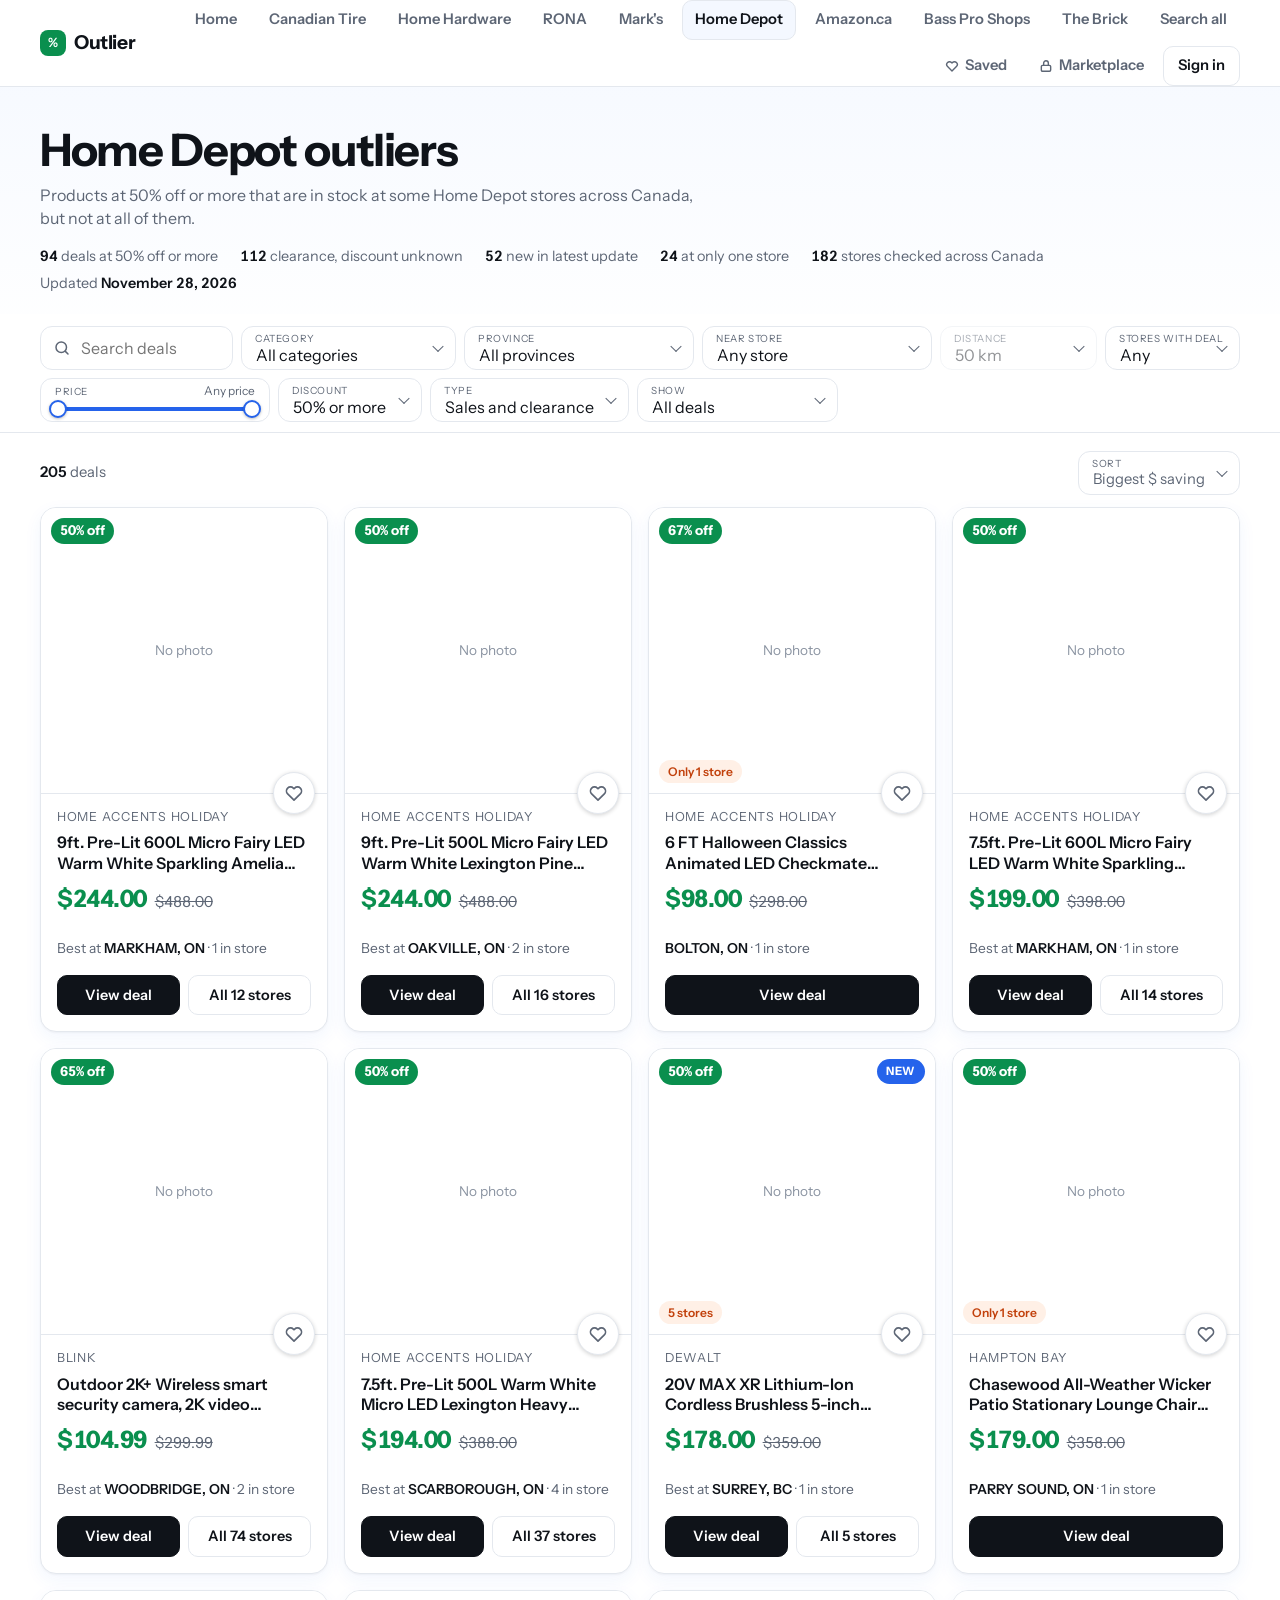
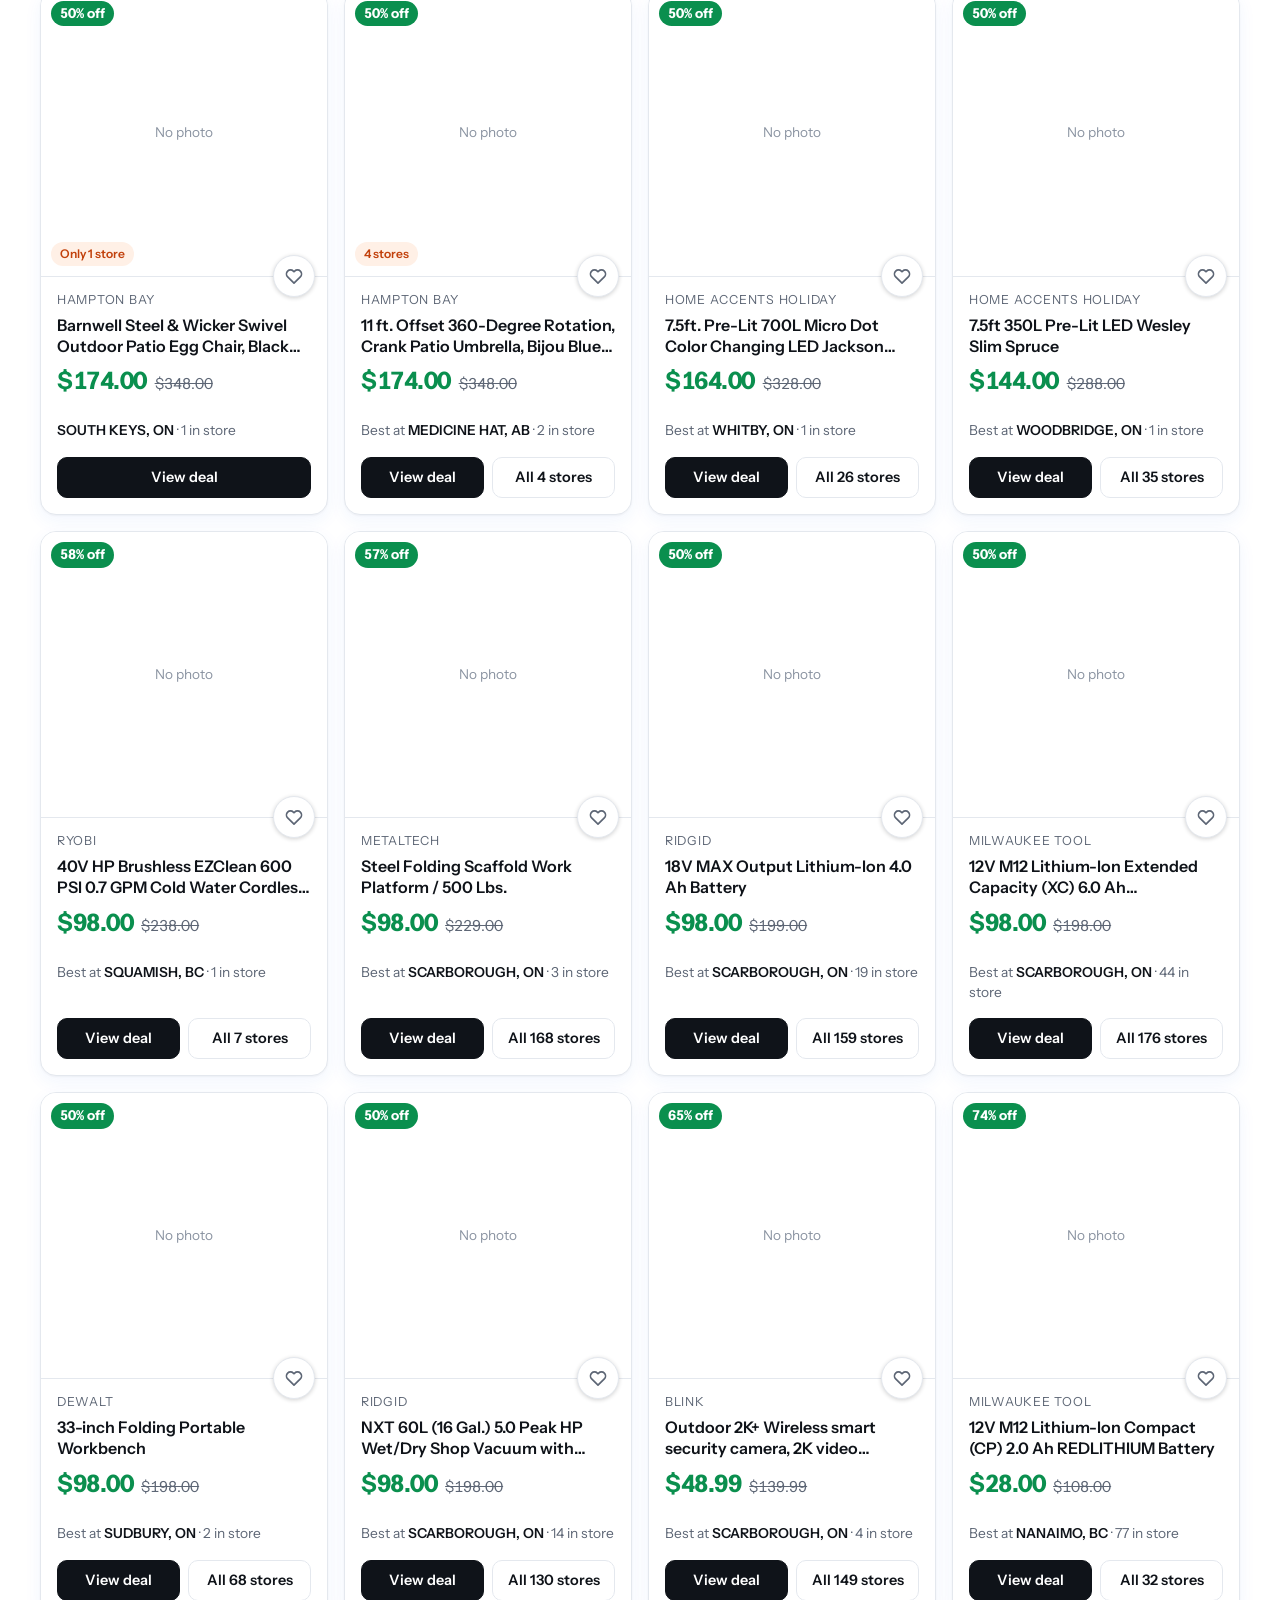
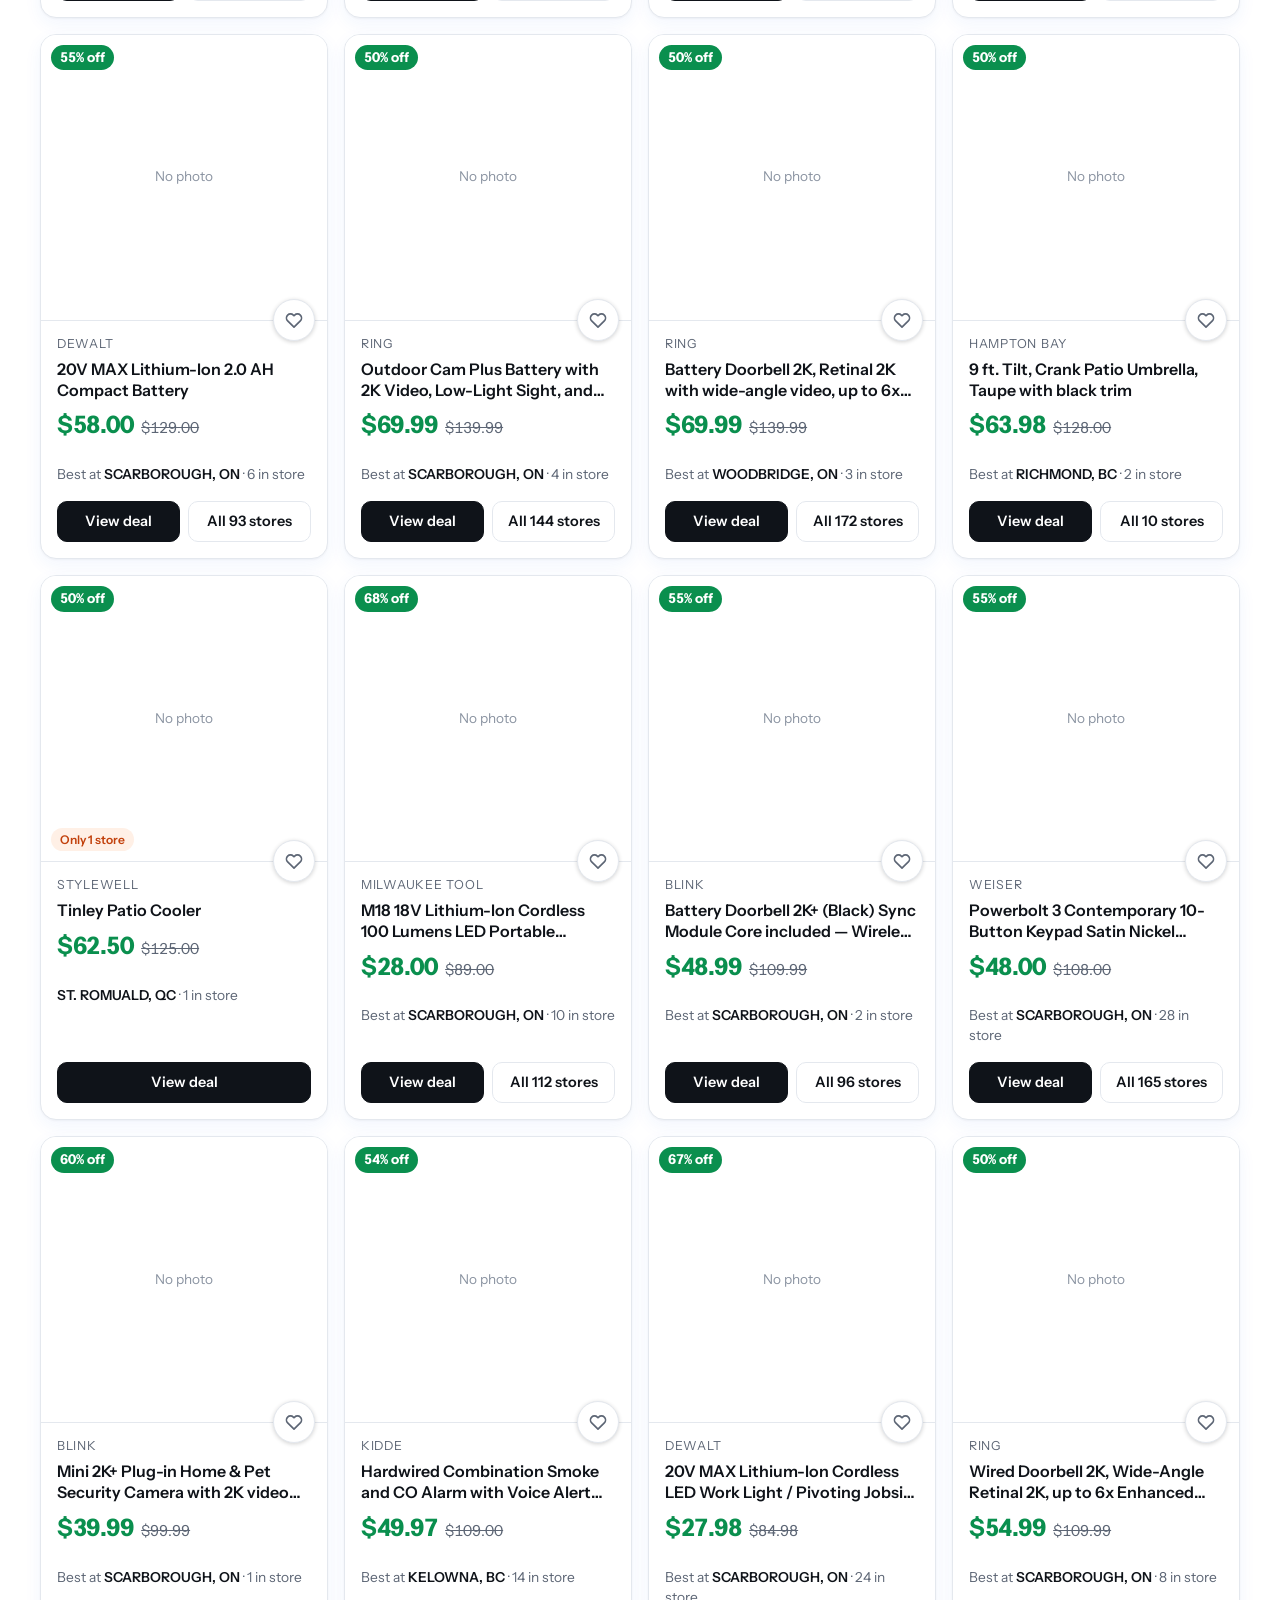
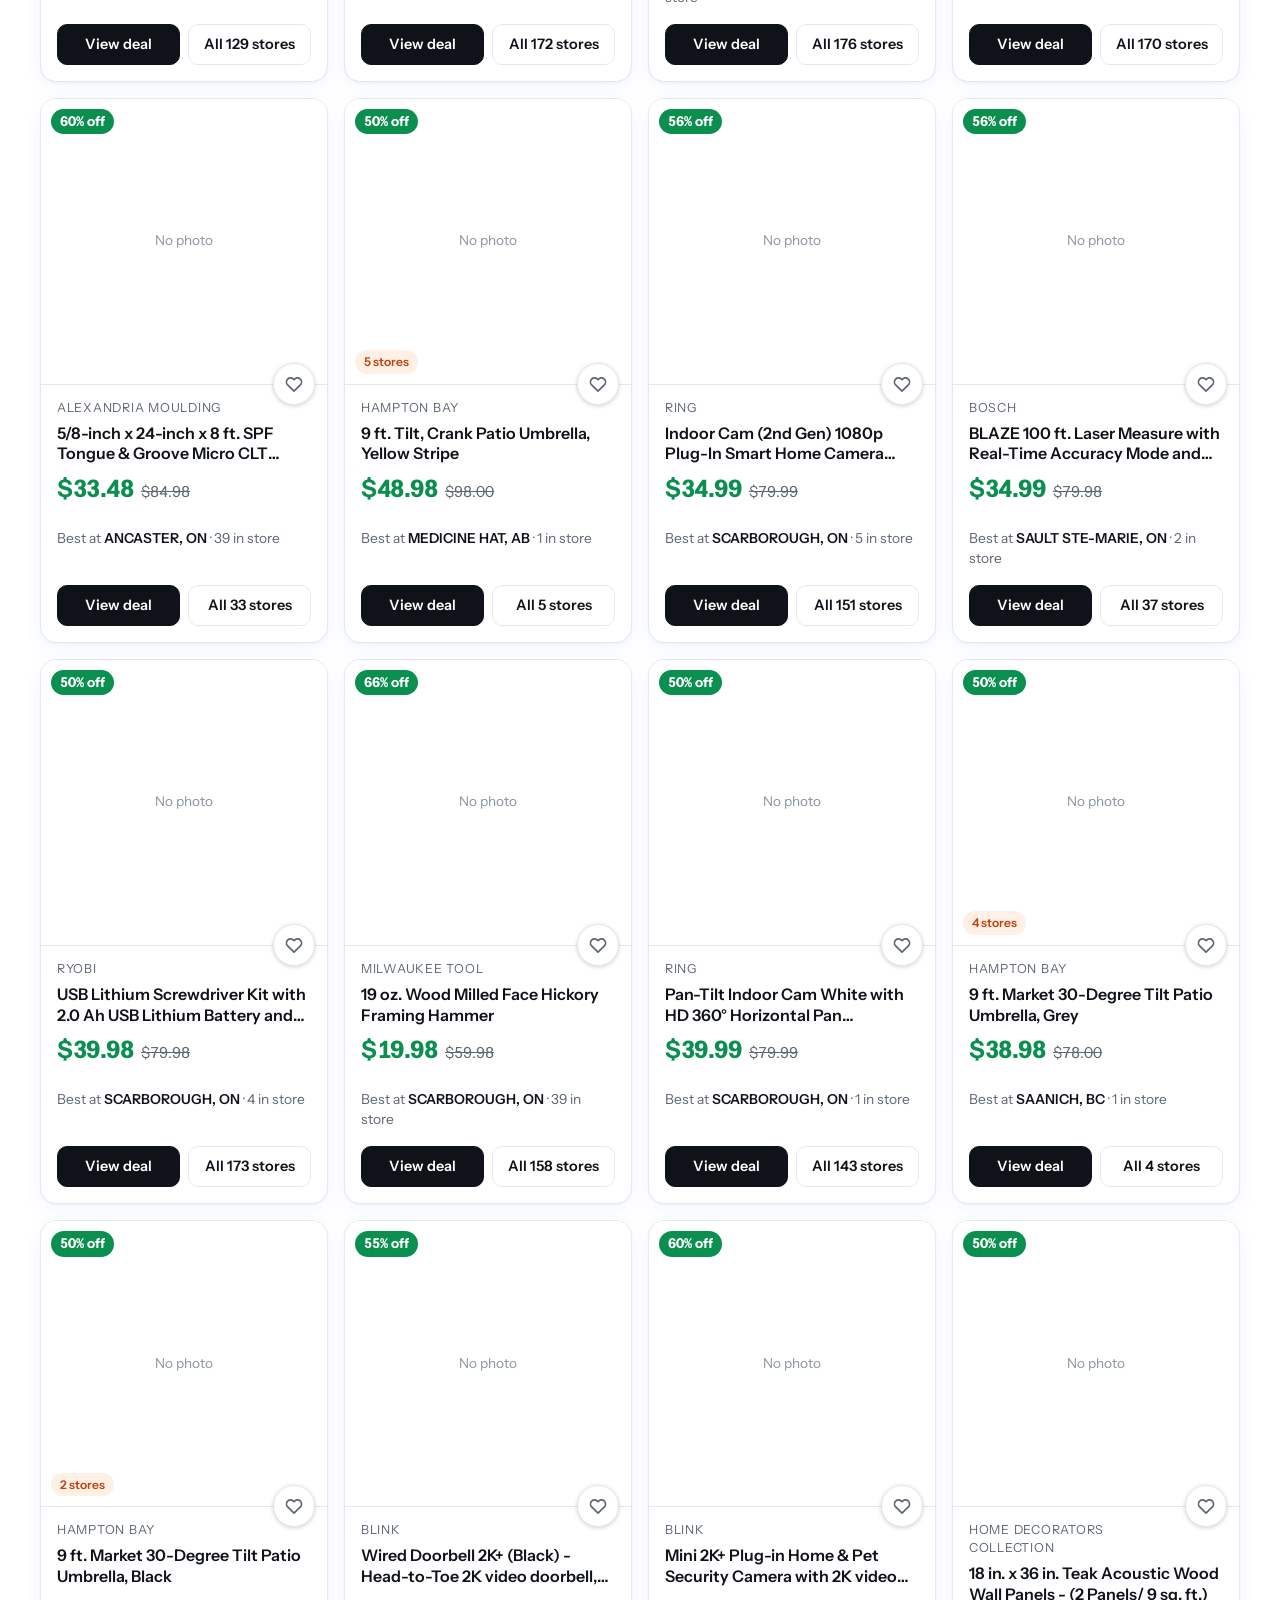
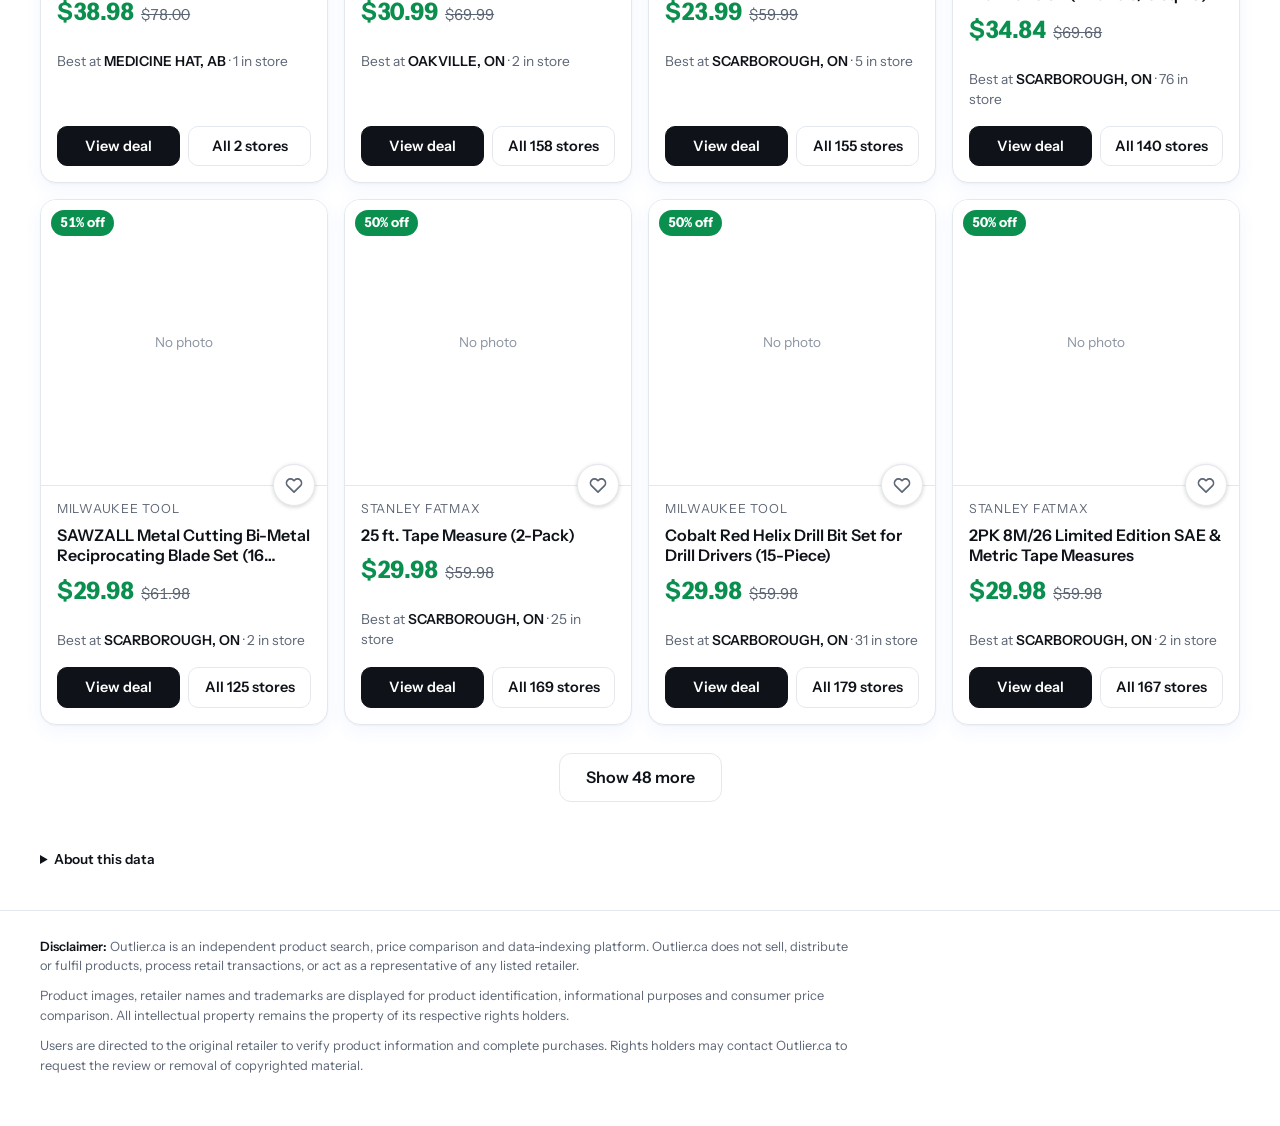
<file: home-depot/index.html>
<!DOCTYPE html>
<html lang="en">
<head>
<meta charset="utf-8">
<meta name="viewport" content="width=device-width, initial-scale=1">
<title>Home Depot outlier deals in Canada | Outlier</title>
<meta name="description" content="Home Depot Canada products 50% off or more at only some stores, with price, stock and photos.">
<link rel="preconnect" href="https://fonts.googleapis.com">
<link rel="preconnect" href="https://fonts.gstatic.com" crossorigin>
<link href="https://fonts.googleapis.com/css2?family=Instrument+Sans:wght@400;500;600;700&display=swap" rel="stylesheet">
<link rel="stylesheet" href="../assets/site.css?v=8">
</head>
<body>
<header class="site">
  <div class="wrap">
    <a class="brand-link" href="../"><i aria-hidden="true"></i>Outlier</a>
    <nav class="menu" id="menu" aria-label="Stores"></nav>
  </div>
</header>
<script src="../assets/nav.js?v=6" data-base="../" data-here="home-depot" defer></script>

<header class="wrap hero">
  <h1>Home Depot outliers</h1>
  <p>Products at 50% off or more that are in stock at some Home Depot stores across Canada, but not at all of them.</p>
  <div class="stats" id="stats" aria-live="polite">Loading deals…</div>
</header>

<section class="controls" aria-label="Filters">
  <div class="wrap">
    <div class="row">
      <label class="search">
        <span class="sr" hidden>Search</span>
        <svg viewBox="0 0 24 24" fill="none" stroke="currentColor" stroke-width="2" stroke-linecap="round" aria-hidden="true"><circle cx="11" cy="11" r="7"/><path d="m20 20-3.5-3.5"/></svg>
        <input type="search" id="q" placeholder="Search deals" autocomplete="off" aria-label="Search products, brands or SKUs">
      </label>
      <div class="sel labeled cat"><span class="tag">Category</span><select id="cat" aria-label="Category"></select></div>
      <div class="sel labeled"><span class="tag">Province</span><select id="prov" aria-label="Province"><option value="">All provinces</option></select></div>
      <div class="sel labeled"><span class="tag">Near store</span><select id="store" aria-label="Near store"><option value="-1">Any store</option></select></div>
      <div class="sel labeled"><span class="tag">Distance</span><select id="radius" aria-label="Distance from the selected store">
        <option value="0">This store only</option>
        <option value="25">25 km</option>
        <option value="50" selected>50 km</option>
        <option value="100">100 km</option>
        <option value="200">200 km</option>
        <option value="-1">Anywhere</option>
      </select></div>
      <div class="sel labeled"><span class="tag">Stores with deal</span><select id="maxn" aria-label="How many stores have the deal">
        <option value="0" selected>Any</option>
        <option value="1">Only 1 store</option>
        <option value="3">3 or fewer</option>
        <option value="5">5 or fewer</option>
        <option value="10">10 or fewer</option>
        <option value="25">25 or fewer</option>
      </select></div>
      <div class="pfmount" id="pricef"></div>
      <div class="sel labeled"><span class="tag">Discount</span><select id="minpct" aria-label="Minimum discount">
        <option value="50" selected>50% or more</option>
        <option value="60">60% or more</option>
        <option value="70">70% or more</option>
        <option value="80">80% or more</option>
        <option value="90">90% or more</option>
      </select></div>
      <div class="sel labeled"><span class="tag">Type</span><select id="kind" aria-label="Type of deal"><option value="">Sales and clearance</option><option value="sale">50% off sales</option><option value="clr">Clearance only</option></select></div>
      <div class="sel labeled"><span class="tag">Show</span><select id="when" aria-label="Show only new deals">
        <option value="0" selected>All deals</option>
        <option value="1">New in latest update</option>
        <option value="3">New in last 3 days</option>
        <option value="7">New in last 7 days</option>
      </select></div>
    </div>
  </div>
</section>

<main class="wrap">
  <div class="status">
    <span id="count" aria-live="polite"></span>
    <div class="sel labeled"><span class="tag">Sort</span><select id="sort" aria-label="Sort by">
      <option value="save">Biggest $ saving</option>
      <option value="pct">Biggest % off</option>
      <option value="rare">Fewest stores</option>
      <option value="low">Lowest price</option>
      <option value="stock">Most in stock</option>
      <option value="dist">Closest store</option>
    </select></div>
  </div>
  <div class="grid" id="list"></div>
  <button class="more" id="more" type="button" hidden>Show more</button>
  <footer>
    <details>
      <summary>About this data</summary>
      <p id="foot"></p>
    </details>
  </footer>
</main>

<dialog id="dlg" closedby="any" aria-labelledby="dtitle">
  <div class="dhead">
    <div><h3 id="dtitle"></h3><p id="dsub"></p></div>
    <button class="x" type="button" id="dclose" aria-label="Close">×</button>
  </div>
  <ul class="stores" id="dlist"></ul>
</dialog>

<script src="../assets/saved.js?v=2"></script>
<script src="../assets/pricefilter.js?v=2"></script>
<script>
(function () {
  const $ = (id) => document.getElementById(id);
  const fmt = (n) => n == null ? '' : '$' + n.toFixed(2);
  const offLabel = (d) => d.clr ? 'Clearance' : Math.max(50, Math.floor(d.raw * 100 + 0.05)) + '% off';
  const stockTxt = (d) => d.q > 0 ? d.q + ' in store' : 'stock not checked';
  const esc = (s) => String(s == null ? '' : s).replace(/[&<>"']/g, c => ({ '&': '&amp;', '<': '&lt;', '>': '&gt;', '"': '&quot;', "'": '&#39;' }[c]));
  const PAGE = 48;
  let D = null, ITEMS = [], STORES = [], shown = PAGE, current = [], DIST = null;
  const state = { q: '', cat: -1, store: -1, radius: 50, maxn: 0, minpct: 50, sort: 'save', when: 0, prov: '', kind: '' };

  try { const saved = JSON.parse(localStorage.getItem('hdOutlierFilters1') || 'null'); if (saved) Object.assign(state, saved, { q: '' }); } catch (e) {}
  if (/[?&]new=1(&|$)/.test(location.search)) state.when = 1;
  function persist() { try { localStorage.setItem('hdOutlierFilters1', JSON.stringify({ kind: state.kind, prov: state.prov, store: state.store, radius: state.radius, maxn: state.maxn, minpct: state.minpct, sort: state.sort })); } catch (e) {} }

  function km(a, b) {
    if (a[3] == null || b[3] == null) return Infinity;
    const R = 6371, toR = Math.PI / 180;
    const dLat = (b[3] - a[3]) * toR, dLng = (b[4] - a[4]) * toR;
    const s = Math.sin(dLat / 2) ** 2 + Math.cos(a[3] * toR) * Math.cos(b[3] * toR) * Math.sin(dLng / 2) ** 2;
    return 2 * R * Math.asin(Math.sqrt(s));
  }

  function imgUrl(v) {
    if (typeof v !== 'string' || !v) return '';
    if (/^https:\/\/images\.homedepot\.ca\/productimages\/p_[A-Za-z0-9\-]+\.jpg(\?product-images=[a-z]+)?$/.test(v)) return v;
    return '';
  }

  function prepare(data, clr) {
    D = data; STORES = data.stores;
    const clrIdx = {}; clr.stores.forEach((s, i) => clrIdx[s[0]] = i);
    const mine = data.stores.map(s => s[0]);
    const remap = clr.stores.map(s => mine.indexOf(s[0]));
    const clrItems = clr.items.map(r => [r[0], r[1], r[2], r[3], r[4], r[5].map(c => { const n = clr.cats[c]; let i = D.cats.indexOf(n); if (i < 0) { D.cats.push(n); i = D.cats.length - 1; } return i; }), r[6], r[7].map(d => [remap[d[0]], d[1], d[2], d[3], d[4]]).filter(d => d[0] >= 0), r[8], r[9], 1]);
    ITEMS = data.items.concat(clrItems).map(r => {
      const deals = r[7].map(d => {
        const raw = d[3] ? 1 - d[1] / d[3] : 0;
        const q = typeof d[4] === 'number' && d[4] >= 0 ? d[4] : 0;
        const w = typeof d[5] === 'number' && d[5] >= 0 ? d[5] : 0;
        return { s: d[0], sale: d[1], saleMax: d[2], orig: d[3], q, w, raw, clr: !d[3], pct: Math.round(raw * 1000) / 10 };
      });
      return { code: r[0], title: r[1], url: r[2], brand: r[3] || '', sku: r[4] || '', cats: r[5], multi: !!r[6], img: imgUrl(r[8]), deals, first: typeof r[9] === 'string' ? r[9] : '', clr: !!r[10], n: deals.length, hay: (r[1] + ' ' + (r[3] || '') + ' ' + (r[4] || '') + ' ' + r[0]).toLowerCase() };
    });
  }

  const provOf = (s) => { const m = /,\s*([A-Z]{2}),\s*[A-Z]\d[A-Z]/.exec(s[2] || ''); return m ? m[1] : ''; };
  let PROV = [];
  function storeOpts() {
    PROV = STORES.map(provOf);
    const sorted = STORES.map((s, i) => [s[1], i]).sort((a, b) => a[0].localeCompare(b[0]));
    $('store').insertAdjacentHTML('beforeend', sorted.map(([name, i]) => `<option value="${i}">${esc(name)}${PROV[i] ? ', ' + PROV[i] : ''}</option>`).join(''));
    const names = { AB: 'Alberta', BC: 'British Columbia', MB: 'Manitoba', NB: 'New Brunswick', NL: 'Newfoundland and Labrador', NS: 'Nova Scotia', ON: 'Ontario', PE: 'Prince Edward Island', QC: 'Quebec', SK: 'Saskatchewan' };
    const have = [...new Set(PROV.filter(Boolean))].sort((a, b) => (names[a] || a).localeCompare(names[b] || b));
    $('prov').insertAdjacentHTML('beforeend', have.map(p => `<option value="${p}">${esc(names[p] || p)}</option>`).join(''));
  }

  // "New" = first seen in the daily refresh (build_data.py stores the date in row[9]; empty = unknown, never new).
  const latestDay = () => String(D.generated || '').slice(0, 10);
  const isNew = (it) => !!it.first && it.first >= latestDay();
  function sinceDate(n) {
    if (!n) return '';
    const t = new Date(latestDay() + 'T00:00:00Z');
    if (isNaN(t)) return '';
    t.setUTCDate(t.getUTCDate() - (n - 1));
    return t.toISOString().slice(0, 10);
  }
  const emptyHint = () => state.when
    ? (ITEMS.some(i => i.first) ? 'Nothing new matches these filters. Try a longer window or loosen the other filters.' : 'New-deal tracking starts with the next daily update, so nothing is marked new yet. Check back tomorrow.')
    : 'Try a wider distance, a lower discount, a wider price range, or "Any" stores.';

  function compute() {
    const since = sinceDate(state.when);
    const terms = state.q.trim().toLowerCase().split(/\s+/).filter(Boolean);
    const home = state.store >= 0 ? STORES[state.store] : null;
    const dist = home ? STORES.map(s => km(home, s)) : null;
    const catCounts = new Array(D.cats.length).fill(0);
    let allCount = 0;
    const out = [];
    for (const it of ITEMS) {
      if (state.maxn && it.n > state.maxn) continue;
      if (since && !(it.first && it.first >= since)) continue;
      if (terms.length && !terms.every(t => it.hay.includes(t))) continue;
      // A clearance price with no regular price shown on homedepot.ca has an unknown discount: it counts only at the 50% minimum.
      let vis = it.deals.filter(d => (d.clr ? state.minpct <= 50 : d.raw * 100 >= state.minpct - 0.05) && (!state.prov || PROV[d.s] === state.prov));
      if (state.kind === 'sale') vis = vis.filter(d => !d.clr);
      if (state.kind === 'clr') vis = vis.filter(d => d.clr);
      vis = vis.filter(d => PriceFilter.test(d.sale));
      if (home) {
        if (state.radius === 0) vis = vis.filter(d => d.s === state.store);
        else if (state.radius > 0) vis = vis.filter(d => dist[d.s] <= state.radius);
      }
      if (!vis.length) continue;
      it.cats.forEach(c => catCounts[c]++);
      allCount++;
      if (state.cat >= 0 && !it.cats.includes(state.cat)) continue;
      let best = vis[0];
      for (const d of vis) if ((!d.clr && best.clr) || (d.clr === best.clr && (d.pct > best.pct || (d.pct === best.pct && d.sale < best.sale)))) best = d;
      let near = null;
      if (dist) near = vis.reduce((m, d) => dist[d.s] < dist[m.s] ? d : m, vis[0]);
      out.push({ it, vis, best, near, nd: near ? dist[near.s] : null });
    }
    const by = {
      pct: (a, b) => b.best.pct - a.best.pct || a.it.n - b.it.n,
      rare: (a, b) => a.it.n - b.it.n || b.best.pct - a.best.pct,
      save: (a, b) => (b.best.orig - b.best.sale) - (a.best.orig - a.best.sale) || a.best.sale - b.best.sale,
      low: (a, b) => a.best.sale - b.best.sale,
      stock: (a, b) => (b.best.q ?? -1) - (a.best.q ?? -1) || b.best.pct - a.best.pct,
      dist: (a, b) => (a.nd ?? 1e9) - (b.nd ?? 1e9) || b.best.pct - a.best.pct
    };
    out.sort(by[state.sort] || by.save);
    return { out, catCounts, allCount, dist };
  }

  function renderCats(counts, total) {
    const order = D.cats.map((c, i) => i).sort((x, y) => counts[y] - counts[x]);
    const opt = (i, label, n) => `<option value="${i}"${state.cat === i ? ' selected' : ''}>${esc(label)} (${n.toLocaleString()})</option>`;
    $('cat').innerHTML = `<option value="-1"${state.cat === -1 ? ' selected' : ''}>All categories</option>` + order.filter(i => counts[i] > 0 || state.cat === i).map(i => opt(i, D.cats[i], counts[i])).join('');
  }

  const storeName = (i) => STORES[i] ? STORES[i][1] + (PROV[i] ? ', ' + PROV[i] : '') : 'Store ' + i;
  const storeUrl = (it, s) => 'https://www.homedepot.ca' + it.url;

  function card(r, idx, dist) {
    const { it, vis, best } = r;
    const lead = r.near && state.sort === 'dist' ? r.near : best;
    const url = storeUrl(it, lead.s);
    const km1 = (d) => dist ? ' · ' + Math.round(dist[d.s]) + ' km' : '';
    const rare = it.n === 1 ? 'Only 1 store' : it.n <= 5 ? it.n + ' stores' : '';
    const fresh = isNew(it) ? '<span class="new">New</span>' : '';
    const media = it.img
      ? `<a class="media" href="${esc(url)}" target="_blank" rel="noopener" tabindex="-1" aria-hidden="true"><img src="${esc(it.img)}" alt="" width="400" height="400" loading="lazy" decoding="async" referrerpolicy="no-referrer"><span class="pct">${offLabel(best)}</span>${fresh}${rare ? `<span class="rare">${rare}</span>` : ''}</a>`
      : `<a class="media none" href="${esc(url)}" target="_blank" rel="noopener" tabindex="-1" aria-hidden="true"><span class="pct">${offLabel(best)}</span>${fresh}${rare ? `<span class="rare">${rare}</span>` : ''}</a>`;
    const where = vis.length === 1
      ? `<b>${esc(storeName(vis[0].s))}</b>${km1(vis[0])} · ${stockTxt(vis[0])}`
      : `Best at <b>${esc(storeName(best.s))}</b>${km1(best)} · ${stockTxt(best)}`;
    const more = vis.length > 1 ? `<button type="button" class="btn ghost" data-stores="${idx}">All ${vis.length} stores</button>` : '';
    return `<article class="card">${media}
      <div class="body">
        ${Saved.btn({ s: 'home-depot', c: it.code, t: it.title, i: it.img, u: url, b: it.brand, p: best.sale, o: best.orig, m: it.multi })}
        <p class="brand">${esc(it.brand)}</p>
        <h2><a href="${esc(url)}" target="_blank" rel="noopener">${esc(it.title)}</a></h2>
        <p class="price"><strong>${it.multi ? '<small>from </small>' : ''}${fmt(best.sale)}</strong>${best.clr ? '' : `<s>${fmt(best.orig)}</s>`}</p>
        <p class="where">${where}</p>
        <div class="actions"><a class="btn" href="${esc(url)}" target="_blank" rel="noopener">View deal</a>${more}</div>
      </div></article>`;
  }

  function render(resetPage) {
    if (!D) return;
    if (resetPage) shown = PAGE;
    const { out, catCounts, allCount, dist } = compute();
    current = out; DIST = dist;
    renderCats(catCounts, allCount);
    $('radius').disabled = state.store < 0;
    $('count').innerHTML = `<b>${out.length.toLocaleString()}</b> deal${out.length === 1 ? '' : 's'}`;
    $('list').innerHTML = out.length
      ? out.slice(0, shown).map((r, i) => card(r, i, dist)).join('')
      : '<div class="empty" style="grid-column:1/-1"><b>No deals match</b>' + emptyHint() + '</div>';
    const more = $('more');
    more.hidden = out.length <= shown;
    more.textContent = `Show ${Math.min(PAGE, out.length - shown)} more`;
  }

  function openStores(i) {
    const r = current[i]; if (!r) return;
    const { it, vis } = r;
    const listed = [...vis].sort((a, b) => DIST ? DIST[a.s] - DIST[b.s] : a.sale - b.sale);
    $('dtitle').textContent = it.title;
    $('dsub').textContent = `${vis.length} store${vis.length === 1 ? '' : 's'} with this discount${vis.length !== it.n ? ` (${it.n} in Canada in total)` : ''}`;
    $('dlist').innerHTML = listed.map(d => `<li>
      <span class="nm">${esc(storeName(d.s))}${DIST ? ' · ' + Math.round(DIST[d.s]) + ' km' : ''}</span>
      <span class="pr">${fmt(d.sale)}${d.saleMax && d.saleMax !== d.sale ? '–' + fmt(d.saleMax) : ''}${d.clr ? '' : `<s>${fmt(d.orig)}</s>`}</span>
      <span class="ad">${esc(STORES[d.s] ? STORES[d.s][2] : '')}</span>
      <span class="st">${offLabel(d)} · ${stockTxt(d)}</span>
      <a class="go" href="${esc(storeUrl(it, d.s))}" target="_blank" rel="noopener">Open at this store</a></li>`).join('');
    $('dlg').showModal();
    $('dlg').scrollTop = 0;
  }

  function summary() {
    const one = ITEMS.filter(i => i.n === 1).length;
    const when = new Date(D.generated);
    const day = when.toLocaleDateString('en-CA', { year: 'numeric', month: 'long', day: 'numeric' });
    const fresh = ITEMS.some(i => i.first) ? `<span><b>${ITEMS.filter(isNew).length.toLocaleString()}</b> new in latest update</span>` : '';
    $('stats').innerHTML = `<span><b>${ITEMS.filter(i => i.deals.some(d => !d.clr)).length.toLocaleString()}</b> deals at 50% off or more</span><span><b>${ITEMS.filter(i => i.deals.some(d => d.clr)).length.toLocaleString()}</b> clearance, discount unknown</span>${fresh}<span><b>${one.toLocaleString()}</b> at only one store</span><span><b>${D.storeCount}</b> stores checked across Canada</span><span>Updated <b>${esc(day)}</b></span>`;
    $('foot').innerHTML = `Prices, stock and photos come from homedepot.ca for ${D.storeCount} stores in every province, scanned ${esc(when.toLocaleString('en-CA'))}. Home Depot prices are mostly the same at every store, so what differs between stores is which ones have the item in stock; a deal counts only if the item is in stock at the store, and an item 50% off or more at every scanned store is left out. The scan looks at items on sale (Savings) at 50% or more off the regular price; clearance items get a percentage only where that store shows a regular price next to the clearance price; most clearance items show none, so they are marked Clearance with no percentage (their discount is unknown, and they are hidden when the minimum discount is above 50%). Clearance is final sale in most cases and stock is often very low. Open the product page, then pick the store shown here as your store to see the same price and stock. Product photos load from Home Depot's image servers and belong to Home Depot and its brands. This is an independent tool and is not affiliated with The Home Depot.`;
  }

  function initPrice() {
    PriceFilter.mount($('pricef'), () => render(true));
    PriceFilter.setPrices(ITEMS.flatMap(i => i.deals.map(d => d.sale)));
  }

  function wire() {
    const set = (k, v) => { state[k] = v; persist(); render(true); };
    let t = null;
    $('q').addEventListener('input', e => { clearTimeout(t); t = setTimeout(() => set('q', e.target.value), 150); });
    $('store').addEventListener('change', e => set('store', +e.target.value));
    $('radius').addEventListener('change', e => set('radius', +e.target.value));
    $('prov').addEventListener('change', e => set('prov', e.target.value));
    $('maxn').addEventListener('change', e => set('maxn', +e.target.value));
    $('kind').addEventListener('change', e => set('kind', e.target.value));
    $('minpct').addEventListener('change', e => set('minpct', +e.target.value));
    $('sort').addEventListener('change', e => set('sort', e.target.value));
    $('when').addEventListener('change', e => set('when', +e.target.value));
    $('cat').addEventListener('change', e => set('cat', +e.target.value));
    $('more').addEventListener('click', () => { shown += PAGE; render(false); });
    $('list').addEventListener('click', e => { const b = e.target.closest('button[data-stores]'); if (b) openStores(+b.dataset.stores); });
    $('dclose').addEventListener('click', () => $('dlg').close());
    $('list').addEventListener('error', e => { const t = e.target; if (t && t.tagName === 'IMG') { const box = t.parentNode; if (box) box.classList.add('none'); t.remove(); } }, true);
    const dlg = $('dlg');
    if (!('closedBy' in HTMLDialogElement.prototype)) {
      dlg.addEventListener('click', e => {
        if (e.target !== dlg) return;
        const r = dlg.getBoundingClientRect();
        if (e.clientY < r.top || e.clientY > r.bottom || e.clientX < r.left || e.clientX > r.right) dlg.close();
      });
    }
    if (!(state.store >= -1 && state.store < STORES.length)) state.store = -1;
    if (![50, 60, 70, 80, 90].includes(state.minpct)) state.minpct = 50;
    if (![0, 1, 3, 7].includes(state.when)) state.when = 0;
    $('when').value = String(state.when);
    if (state.prov && !PROV.includes(state.prov)) state.prov = '';
    if (!['', 'sale', 'clr'].includes(state.kind)) state.kind = '';
    $('kind').value = state.kind; $('prov').value = state.prov; $('store').value = String(state.store); $('radius').value = String(state.radius); $('maxn').value = String(state.maxn); $('minpct').value = String(state.minpct); $('sort').value = state.sort;
  }

  Promise.all(['deals', 'clearance'].map(n => fetch('../data/home-depot/' + n + '.json').then(r => { if (!r.ok) throw new Error('HTTP ' + r.status); return r.json(); })))
    .then(([data, clr]) => { prepare(data, clr); initPrice(); storeOpts(); wire(); summary(); render(true); })
    .catch(err => { $('stats').textContent = 'The deals could not load (' + err.message + '). Reload the page to try again.'; });
})();
</script>
<footer class="legal">
  <div class="wrap">
    <p><strong>Disclaimer:</strong> Outlier.ca is an independent product search, price comparison and data-indexing platform. Outlier.ca does not sell, distribute or fulfil products, process retail transactions, or act as a representative of any listed retailer.</p>
    <p>Product images, retailer names and trademarks are displayed for product identification, informational purposes and consumer price comparison. All intellectual property remains the property of its respective rights holders.</p>
    <p>Users are directed to the original retailer to verify product information and complete purchases. Rights holders may contact Outlier.ca to request the review or removal of copyrighted material.</p>
  </div>
</footer>
</body>
</html>
</file>
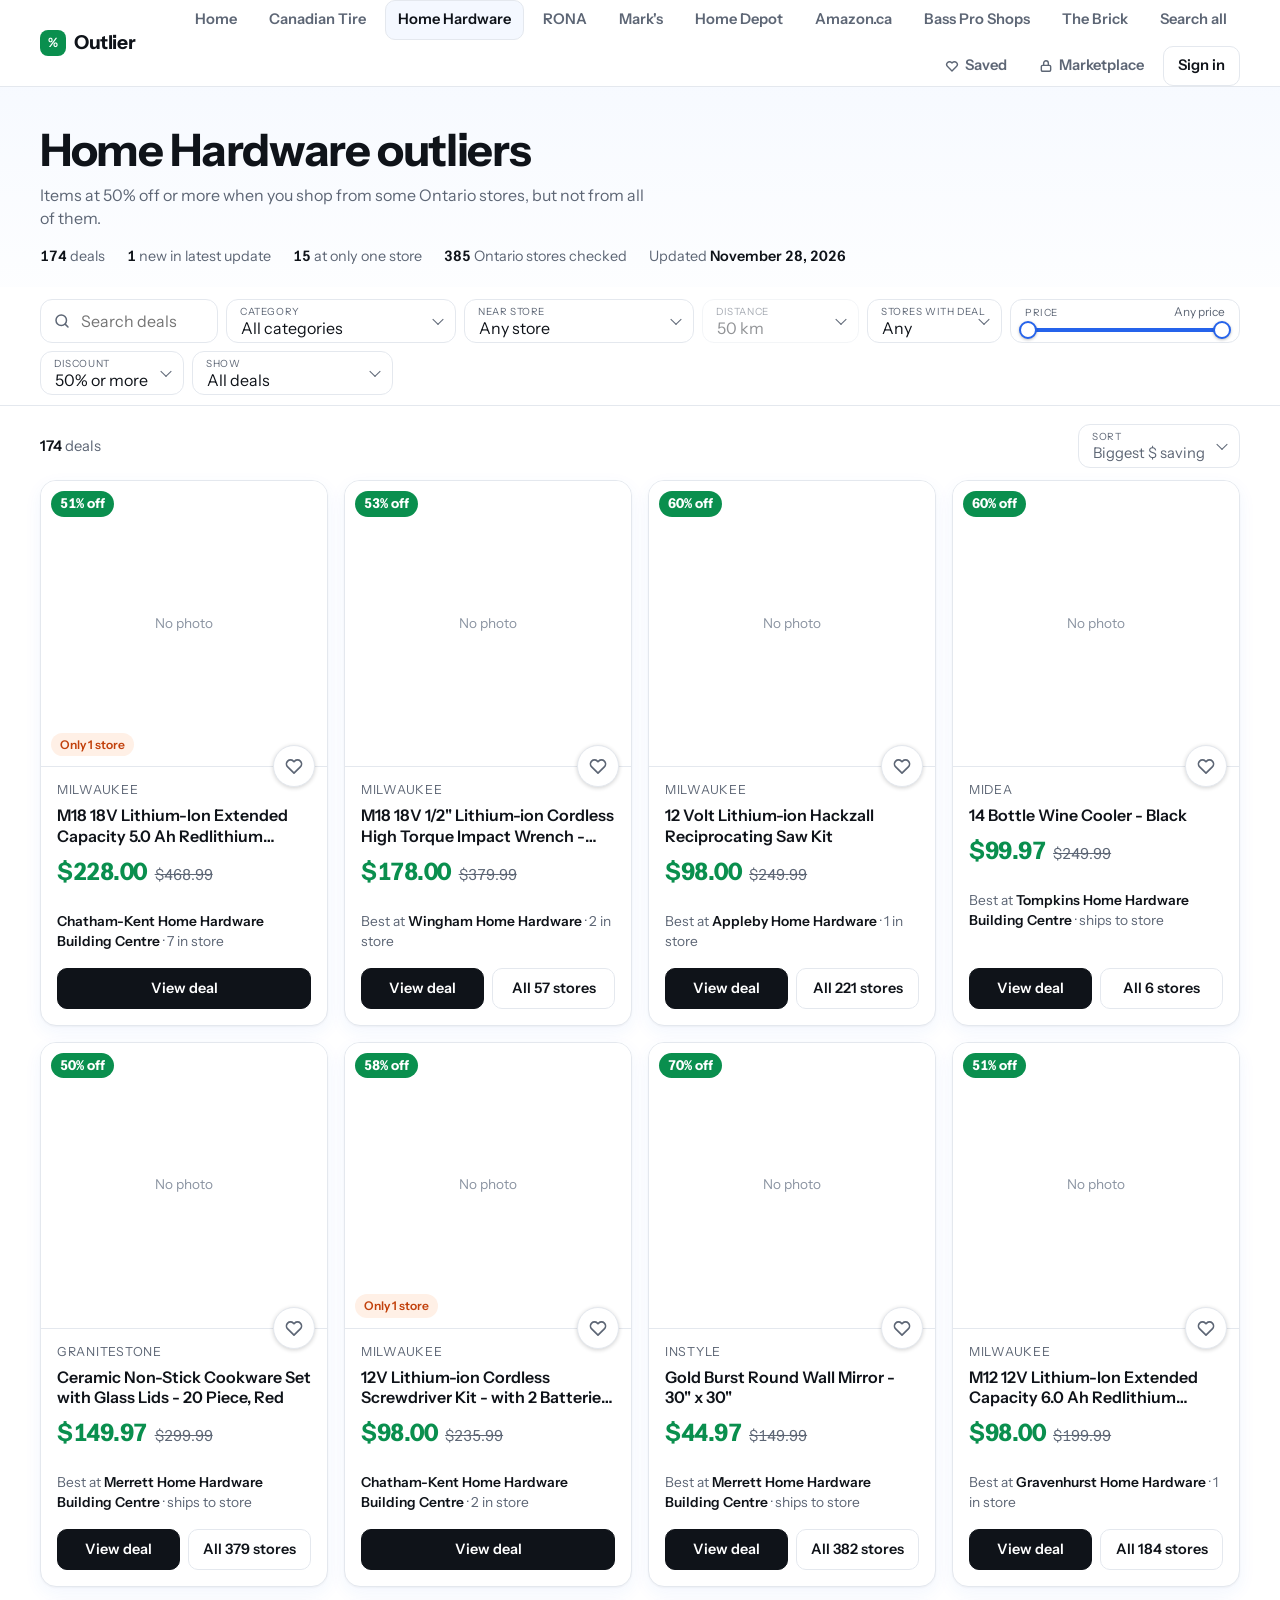
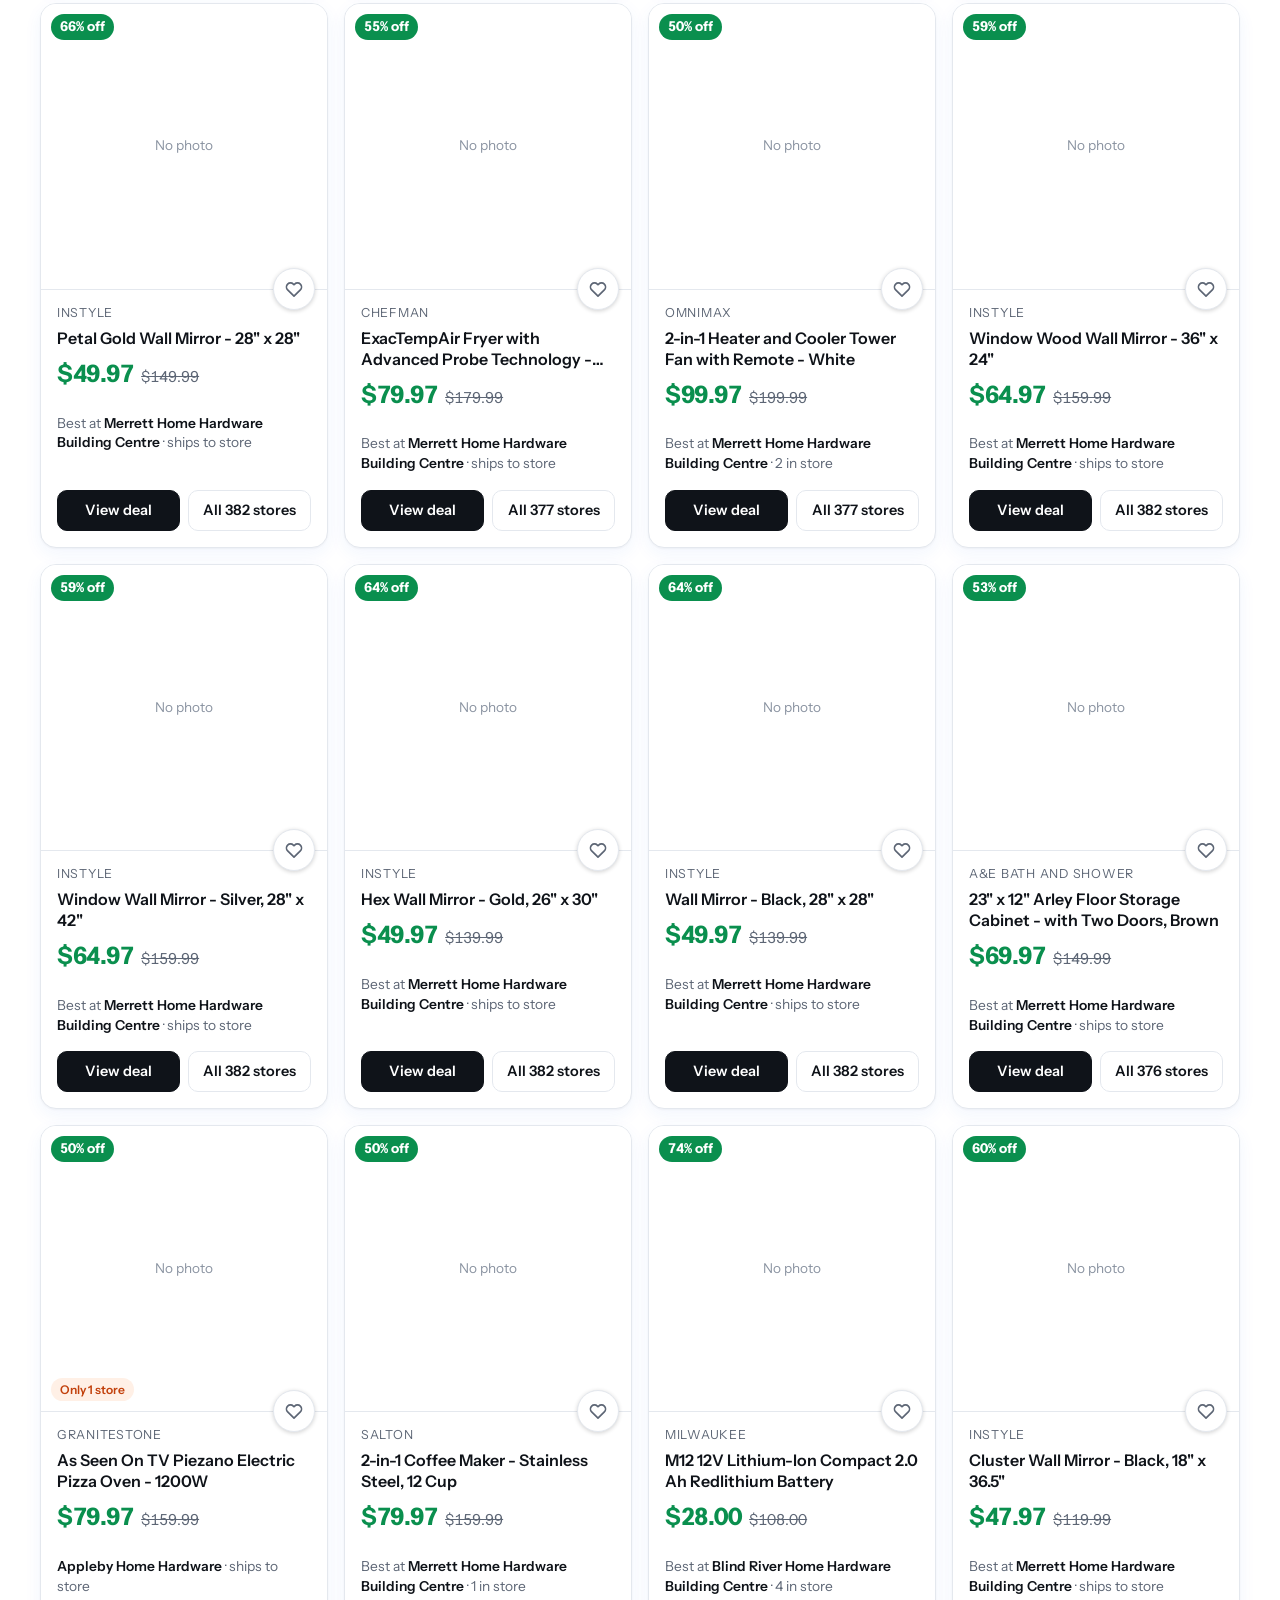
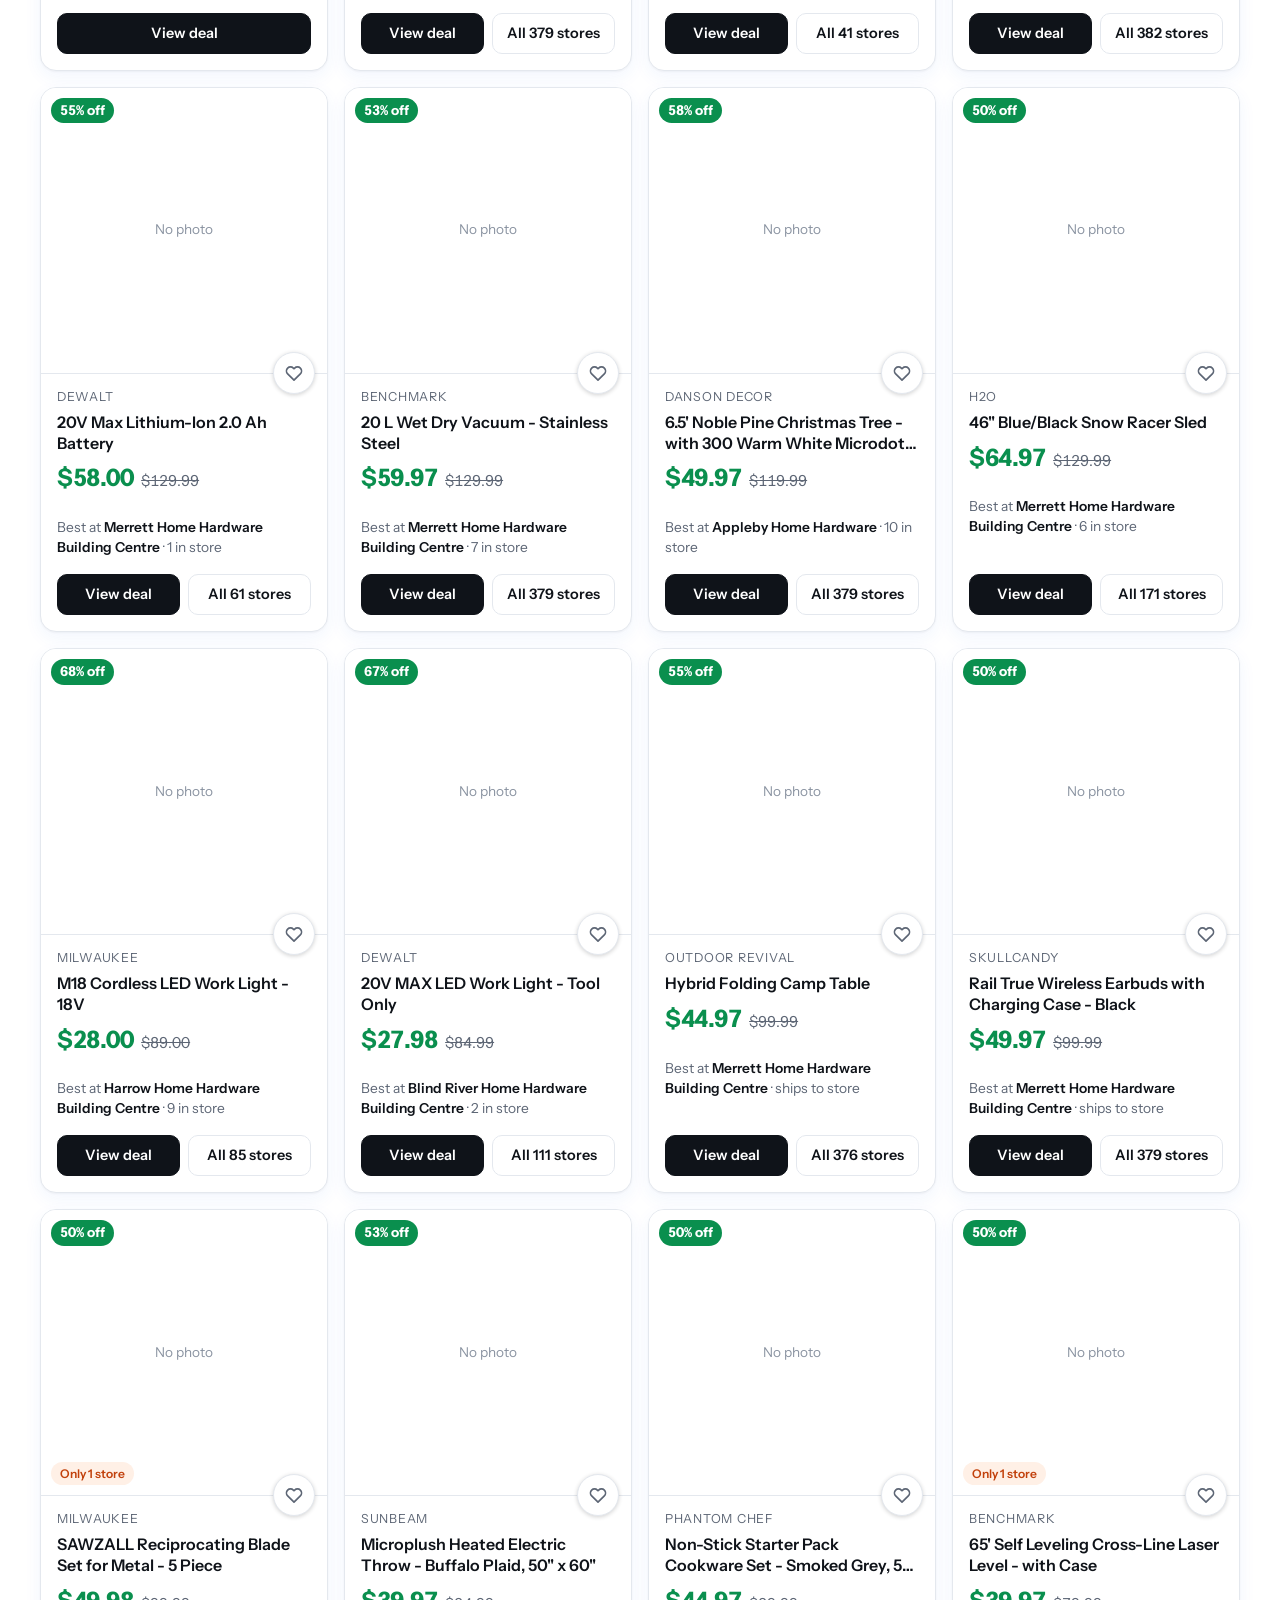
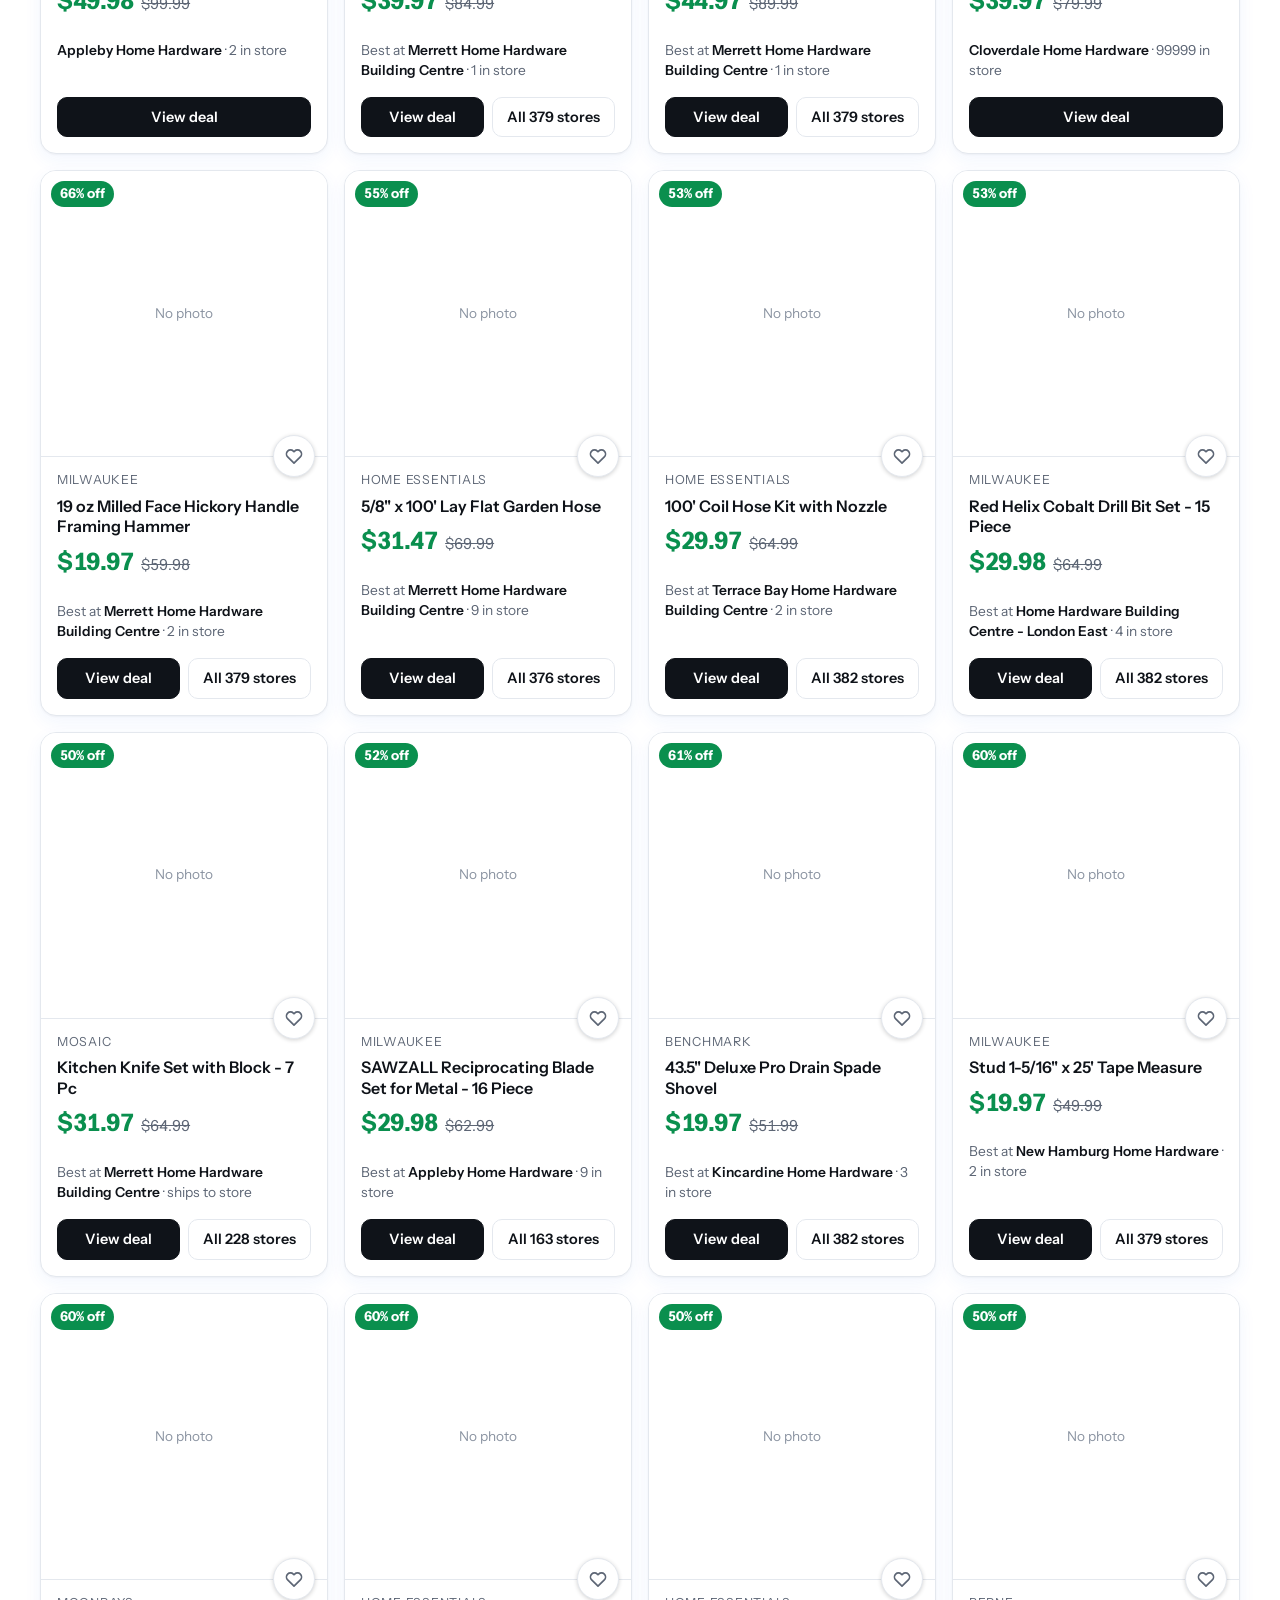
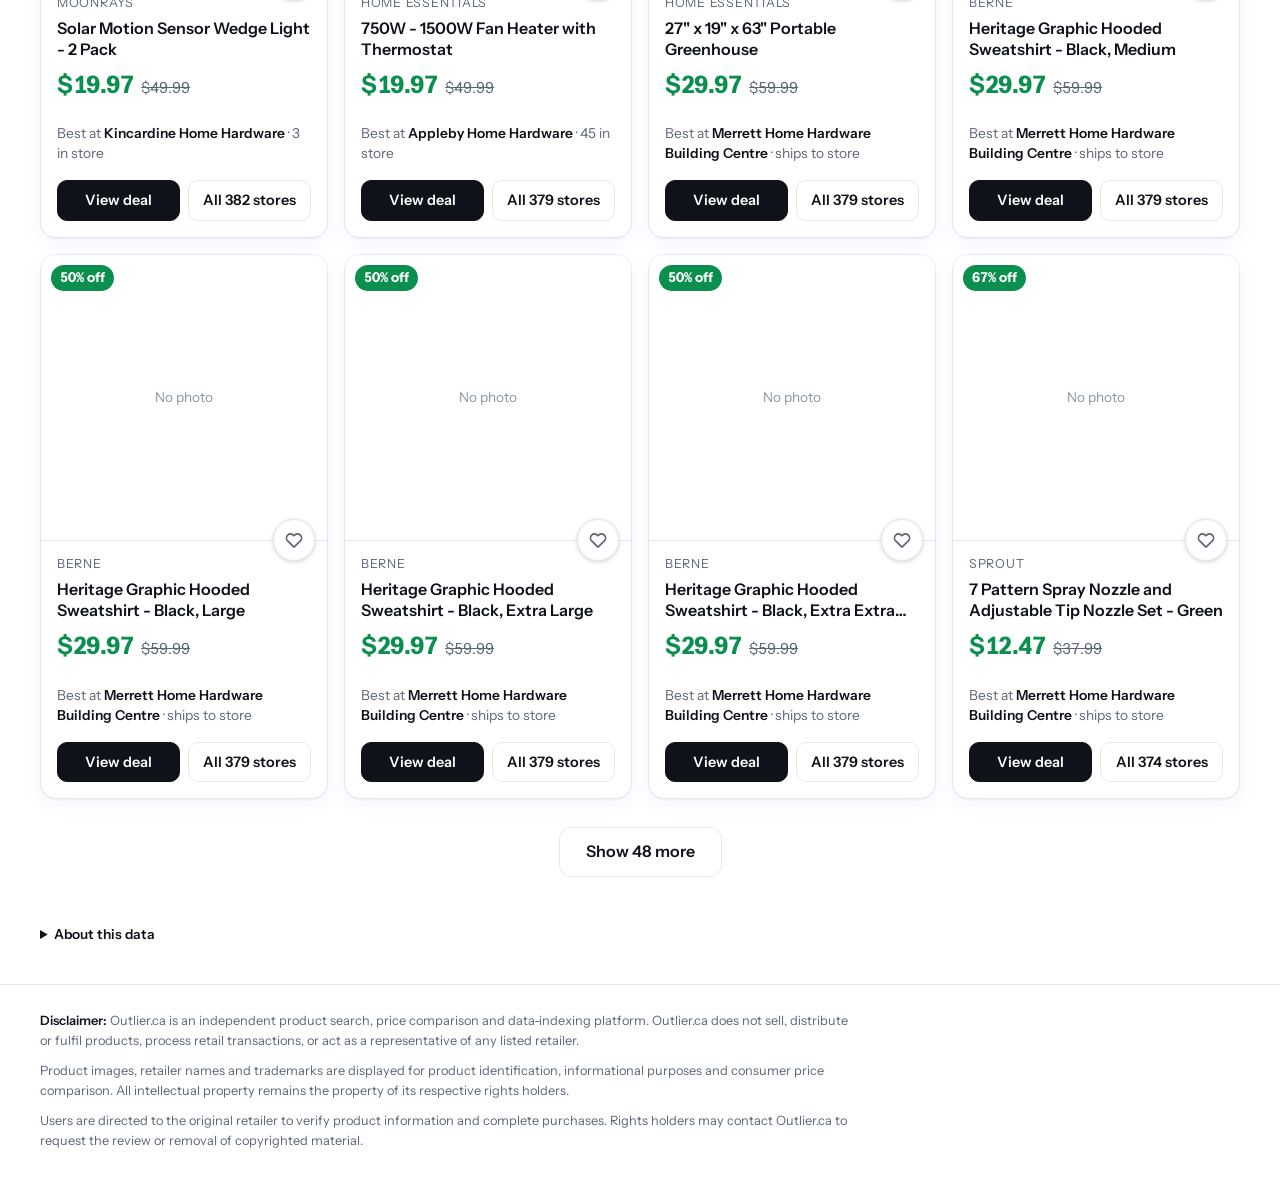
<file: home-hardware/index.html>
<!DOCTYPE html>
<html lang="en">
<head>
<meta charset="utf-8">
<meta name="viewport" content="width=device-width, initial-scale=1">
<title>Home Hardware outlier deals in Ontario | Outlier</title>
<meta name="description" content="Home Hardware items 50% off or more at only some Ontario stores, with price, stock and photos.">
<link rel="preconnect" href="https://fonts.googleapis.com">
<link rel="preconnect" href="https://fonts.gstatic.com" crossorigin>
<link href="https://fonts.googleapis.com/css2?family=Instrument+Sans:wght@400;500;600;700&display=swap" rel="stylesheet">
<link rel="stylesheet" href="../assets/site.css?v=8">
</head>
<body>
<header class="site">
  <div class="wrap">
    <a class="brand-link" href="../"><i aria-hidden="true"></i>Outlier</a>
    <nav class="menu" id="menu" aria-label="Stores"></nav>
  </div>
</header>
<script src="../assets/nav.js?v=6" data-base="../" data-here="home-hardware" defer></script>

<header class="wrap hero">
  <h1>Home Hardware outliers</h1>
  <p>Items at 50% off or more when you shop from some Ontario stores, but not from all of them.</p>
  <div class="stats" id="stats" aria-live="polite">Loading deals…</div>
</header>

<section class="controls" aria-label="Filters">
  <div class="wrap">
    <div class="row">
      <label class="search">
        <span class="sr" hidden>Search</span>
        <svg viewBox="0 0 24 24" fill="none" stroke="currentColor" stroke-width="2" stroke-linecap="round" aria-hidden="true"><circle cx="11" cy="11" r="7"/><path d="m20 20-3.5-3.5"/></svg>
        <input type="search" id="q" placeholder="Search deals" autocomplete="off" aria-label="Search products, brands or SKUs">
      </label>
      <div class="sel labeled cat"><span class="tag">Category</span><select id="cat" aria-label="Category"></select></div>
      <div class="sel labeled"><span class="tag">Near store</span><select id="store" aria-label="Near store"><option value="-1">Any store</option></select></div>
      <div class="sel labeled"><span class="tag">Distance</span><select id="radius" aria-label="Distance from the selected store">
        <option value="0">This store only</option>
        <option value="25">25 km</option>
        <option value="50" selected>50 km</option>
        <option value="100">100 km</option>
        <option value="200">200 km</option>
        <option value="-1">Anywhere</option>
      </select></div>
      <div class="sel labeled"><span class="tag">Stores with deal</span><select id="maxn" aria-label="How many stores have the deal">
        <option value="0" selected>Any</option>
        <option value="1">Only 1 store</option>
        <option value="3">3 or fewer</option>
        <option value="5">5 or fewer</option>
        <option value="10">10 or fewer</option>
        <option value="25">25 or fewer</option>
      </select></div>
      <div class="pfmount" id="pricef"></div>
      <div class="sel labeled"><span class="tag">Discount</span><select id="minpct" aria-label="Minimum discount">
        <option value="50" selected>50% or more</option>
        <option value="60">60% or more</option>
        <option value="70">70% or more</option>
        <option value="80">80% or more</option>
        <option value="90">90% or more</option>
      </select></div>
      <div class="sel labeled"><span class="tag">Show</span><select id="when" aria-label="Show only new deals">
        <option value="0" selected>All deals</option>
        <option value="1">New in latest update</option>
        <option value="3">New in last 3 days</option>
        <option value="7">New in last 7 days</option>
      </select></div>
    </div>
  </div>
</section>

<main class="wrap">
  <div class="status">
    <span id="count" aria-live="polite"></span>
    <div class="sel labeled"><span class="tag">Sort</span><select id="sort" aria-label="Sort by">
      <option value="save">Biggest $ saving</option>
      <option value="pct">Biggest % off</option>
      <option value="rare">Fewest stores</option>
      <option value="low">Lowest price</option>
      <option value="stock">Most in stock</option>
      <option value="dist">Closest store</option>
    </select></div>
  </div>
  <div class="grid" id="list"></div>
  <button class="more" id="more" type="button" hidden>Show more</button>
  <footer>
    <details>
      <summary>About this data</summary>
      <p id="foot"></p>
    </details>
  </footer>
</main>

<dialog id="dlg" closedby="any" aria-labelledby="dtitle">
  <div class="dhead">
    <div><h3 id="dtitle"></h3><p id="dsub"></p></div>
    <button class="x" type="button" id="dclose" aria-label="Close">×</button>
  </div>
  <ul class="stores" id="dlist"></ul>
</dialog>

<script src="../assets/saved.js?v=2"></script>
<script src="../assets/pricefilter.js?v=2"></script>
<script>
(function () {
  const $ = (id) => document.getElementById(id);
  const fmt = (n) => n == null ? '' : '$' + n.toFixed(2);
  const offLabel = (d) => Math.max(50, Math.floor(d.raw * 100 + 0.05)) + '%';
  const stockTxt = (d) => d.q > 0 ? d.q + ' in store' : d.w > 0 ? 'ships to store' : 'stock not checked';
  const esc = (s) => String(s == null ? '' : s).replace(/[&<>"']/g, c => ({ '&': '&amp;', '<': '&lt;', '>': '&gt;', '"': '&quot;', "'": '&#39;' }[c]));
  const PAGE = 48;
  let D = null, ITEMS = [], STORES = [], shown = PAGE, current = [], DIST = null;
  const state = { q: '', cat: -1, store: -1, radius: 50, maxn: 0, minpct: 50, sort: 'save', when: 0 };

  try { const saved = JSON.parse(localStorage.getItem('hhOutlierFilters1') || 'null'); if (saved) Object.assign(state, saved, { q: '' }); } catch (e) {}
  if (/[?&]new=1(&|$)/.test(location.search)) state.when = 1;
  function persist() { try { localStorage.setItem('hhOutlierFilters1', JSON.stringify({ store: state.store, radius: state.radius, maxn: state.maxn, minpct: state.minpct, sort: state.sort })); } catch (e) {} }

  function km(a, b) {
    if (a[3] == null || b[3] == null) return Infinity;
    const R = 6371, toR = Math.PI / 180;
    const dLat = (b[3] - a[3]) * toR, dLng = (b[4] - a[4]) * toR;
    const s = Math.sin(dLat / 2) ** 2 + Math.cos(a[3] * toR) * Math.cos(b[3] * toR) * Math.sin(dLng / 2) ** 2;
    return 2 * R * Math.asin(Math.sqrt(s));
  }

  function imgUrl(v) {
    if (typeof v !== 'string' || !v) return '';
    if (/^https:\/\/homehardware\.sirv\.com\/products\/\d+\/\d+\.view$/.test(v)) return v + '?thumb=image&w=400&q=75';
    return '';
  }

  function prepare(data) {
    D = data; STORES = data.stores;
    ITEMS = data.items.map(r => {
      const deals = r[7].map(d => {
        const raw = d[3] ? 1 - d[1] / d[3] : 0;
        const q = typeof d[4] === 'number' && d[4] >= 0 ? d[4] : 0;
        const w = typeof d[5] === 'number' && d[5] >= 0 ? d[5] : 0;
        return { s: d[0], sale: d[1], saleMax: d[2], orig: d[3], q, w, raw, pct: Math.round(raw * 1000) / 10 };
      });
      return { code: r[0], title: r[1], url: r[2], brand: r[3] || '', sku: r[4] || '', cats: r[5], multi: !!r[6], img: imgUrl(r[8]), deals, first: typeof r[9] === 'string' ? r[9] : '', n: deals.length, hay: (r[1] + ' ' + (r[3] || '') + ' ' + (r[4] || '') + ' ' + r[0]).toLowerCase() };
    });
  }

  function storeOpts() {
    const sorted = STORES.map((s, i) => [s[1], i]).sort((a, b) => a[0].localeCompare(b[0]));
    $('store').insertAdjacentHTML('beforeend', sorted.map(([name, i]) => `<option value="${i}">${esc(name)}</option>`).join(''));
  }

  // "New" = first seen in the daily refresh (build_data.py stores the date in row[9]; empty = unknown, never new).
  const latestDay = () => String(D.generated || '').slice(0, 10);
  const isNew = (it) => !!it.first && it.first >= latestDay();
  function sinceDate(n) {
    if (!n) return '';
    const t = new Date(latestDay() + 'T00:00:00Z');
    if (isNaN(t)) return '';
    t.setUTCDate(t.getUTCDate() - (n - 1));
    return t.toISOString().slice(0, 10);
  }
  const emptyHint = () => state.when
    ? (ITEMS.some(i => i.first) ? 'Nothing new matches these filters. Try a longer window or loosen the other filters.' : 'New-deal tracking starts with the next daily update, so nothing is marked new yet. Check back tomorrow.')
    : 'Try a wider distance, a lower discount, a wider price range, or "Any" stores.';

  function compute() {
    const since = sinceDate(state.when);
    const terms = state.q.trim().toLowerCase().split(/\s+/).filter(Boolean);
    const home = state.store >= 0 ? STORES[state.store] : null;
    const dist = home ? STORES.map(s => km(home, s)) : null;
    const catCounts = new Array(D.cats.length).fill(0);
    let allCount = 0;
    const out = [];
    for (const it of ITEMS) {
      if (state.maxn && it.n > state.maxn) continue;
      if (since && !(it.first && it.first >= since)) continue;
      if (terms.length && !terms.every(t => it.hay.includes(t))) continue;
      let vis = it.deals.filter(d => d.raw * 100 >= state.minpct - 0.05 && PriceFilter.test(d.sale));
      if (home) {
        if (state.radius === 0) vis = vis.filter(d => d.s === state.store);
        else if (state.radius > 0) vis = vis.filter(d => dist[d.s] <= state.radius);
      }
      if (!vis.length) continue;
      it.cats.forEach(c => catCounts[c]++);
      allCount++;
      if (state.cat >= 0 && !it.cats.includes(state.cat)) continue;
      let best = vis[0];
      for (const d of vis) if (d.pct > best.pct || (d.pct === best.pct && d.sale < best.sale)) best = d;
      let near = null;
      if (dist) near = vis.reduce((m, d) => dist[d.s] < dist[m.s] ? d : m, vis[0]);
      out.push({ it, vis, best, near, nd: near ? dist[near.s] : null });
    }
    const by = {
      pct: (a, b) => b.best.pct - a.best.pct || a.it.n - b.it.n,
      rare: (a, b) => a.it.n - b.it.n || b.best.pct - a.best.pct,
      save: (a, b) => (b.best.orig - b.best.sale) - (a.best.orig - a.best.sale),
      low: (a, b) => a.best.sale - b.best.sale,
      stock: (a, b) => (b.best.q ?? -1) - (a.best.q ?? -1) || b.best.pct - a.best.pct,
      dist: (a, b) => (a.nd ?? 1e9) - (b.nd ?? 1e9) || b.best.pct - a.best.pct
    };
    out.sort(by[state.sort] || by.save);
    return { out, catCounts, allCount, dist };
  }

  function renderCats(counts, total) {
    const order = D.cats.map((c, i) => i).sort((x, y) => counts[y] - counts[x]);
    const opt = (i, label, n) => `<option value="${i}"${state.cat === i ? ' selected' : ''}>${esc(label)} (${n.toLocaleString()})</option>`;
    $('cat').innerHTML = `<option value="-1"${state.cat === -1 ? ' selected' : ''}>All categories</option>` + order.filter(i => counts[i] > 0 || state.cat === i).map(i => opt(i, D.cats[i], counts[i])).join('');
  }

  const storeName = (i) => STORES[i] ? STORES[i][1] : 'Store ' + i;
  const storeUrl = (it, s) => 'https://www.homehardware.ca' + it.url;

  function card(r, idx, dist) {
    const { it, vis, best } = r;
    const lead = r.near && state.sort === 'dist' ? r.near : best;
    const url = storeUrl(it, lead.s);
    const km1 = (d) => dist ? ' · ' + Math.round(dist[d.s]) + ' km' : '';
    const rare = it.n === 1 ? 'Only 1 store' : it.n <= 5 ? it.n + ' stores' : '';
    const fresh = isNew(it) ? '<span class="new">New</span>' : '';
    const media = it.img
      ? `<a class="media" href="${esc(url)}" target="_blank" rel="noopener" tabindex="-1" aria-hidden="true"><img src="${esc(it.img)}" alt="" width="400" height="400" loading="lazy" decoding="async" referrerpolicy="no-referrer"><span class="pct">${offLabel(best)} off</span>${fresh}${rare ? `<span class="rare">${rare}</span>` : ''}</a>`
      : `<a class="media none" href="${esc(url)}" target="_blank" rel="noopener" tabindex="-1" aria-hidden="true"><span class="pct">${offLabel(best)} off</span>${fresh}${rare ? `<span class="rare">${rare}</span>` : ''}</a>`;
    const where = vis.length === 1
      ? `<b>${esc(storeName(vis[0].s))}</b>${km1(vis[0])} · ${stockTxt(vis[0])}`
      : `Best at <b>${esc(storeName(best.s))}</b>${km1(best)} · ${stockTxt(best)}`;
    const more = vis.length > 1 ? `<button type="button" class="btn ghost" data-stores="${idx}">All ${vis.length} stores</button>` : '';
    return `<article class="card">${media}
      <div class="body">
        ${Saved.btn({ s: 'home-hardware', c: it.code, t: it.title, i: it.img, u: url, b: it.brand, p: best.sale, o: best.orig, m: it.multi })}
        <p class="brand">${esc(it.brand)}</p>
        <h2><a href="${esc(url)}" target="_blank" rel="noopener">${esc(it.title)}</a></h2>
        <p class="price"><strong>${it.multi ? '<small>from </small>' : ''}${fmt(best.sale)}</strong><s>${fmt(best.orig)}</s></p>
        <p class="where">${where}</p>
        <div class="actions"><a class="btn" href="${esc(url)}" target="_blank" rel="noopener">View deal</a>${more}</div>
      </div></article>`;
  }

  function render(resetPage) {
    if (!D) return;
    if (resetPage) shown = PAGE;
    const { out, catCounts, allCount, dist } = compute();
    current = out; DIST = dist;
    renderCats(catCounts, allCount);
    $('radius').disabled = state.store < 0;
    $('count').innerHTML = `<b>${out.length.toLocaleString()}</b> deal${out.length === 1 ? '' : 's'}`;
    $('list').innerHTML = out.length
      ? out.slice(0, shown).map((r, i) => card(r, i, dist)).join('')
      : '<div class="empty" style="grid-column:1/-1"><b>No deals match</b>' + emptyHint() + '</div>';
    const more = $('more');
    more.hidden = out.length <= shown;
    more.textContent = `Show ${Math.min(PAGE, out.length - shown)} more`;
  }

  function openStores(i) {
    const r = current[i]; if (!r) return;
    const { it, vis } = r;
    const listed = [...vis].sort((a, b) => DIST ? DIST[a.s] - DIST[b.s] : a.sale - b.sale);
    $('dtitle').textContent = it.title;
    $('dsub').textContent = `${vis.length} store${vis.length === 1 ? '' : 's'} with this discount${vis.length !== it.n ? ` (${it.n} in Ontario in total)` : ''}`;
    $('dlist').innerHTML = listed.map(d => `<li>
      <span class="nm">${esc(storeName(d.s))}${DIST ? ' · ' + Math.round(DIST[d.s]) + ' km' : ''}</span>
      <span class="pr">${fmt(d.sale)}${d.saleMax && d.saleMax !== d.sale ? '–' + fmt(d.saleMax) : ''}<s>${fmt(d.orig)}</s></span>
      <span class="ad">${esc(STORES[d.s] ? STORES[d.s][2] : '')}</span>
      <span class="st">${offLabel(d)} off · ${stockTxt(d)}</span>
      <a class="go" href="${esc(storeUrl(it, d.s))}" target="_blank" rel="noopener">Open at this store</a></li>`).join('');
    $('dlg').showModal();
    $('dlg').scrollTop = 0;
  }

  function summary() {
    const one = ITEMS.filter(i => i.n === 1).length;
    const when = new Date(D.generated);
    const day = when.toLocaleDateString('en-CA', { year: 'numeric', month: 'long', day: 'numeric' });
    const fresh = ITEMS.some(i => i.first) ? `<span><b>${ITEMS.filter(isNew).length.toLocaleString()}</b> new in latest update</span>` : '';
    $('stats').innerHTML = `<span><b>${ITEMS.length.toLocaleString()}</b> deals</span>${fresh}<span><b>${one.toLocaleString()}</b> at only one store</span><span><b>${D.storeCount}</b> Ontario stores checked</span><span>Updated <b>${esc(day)}</b></span>`;
    $('foot').innerHTML = `Prices, stock and photos come from homehardware.ca for all ${D.storeCount} Ontario stores, scanned ${esc(when.toLocaleString('en-CA'))}. Each price is the online sale or clearance price when that store is your selected store on homehardware.ca; online pricing is not a promise of the in-store shelf price. A deal counts only if the item is in stock at the store or can be shipped to it, and anything 50% off or more at every Ontario store is left out. Stock changes quickly. Open the product page, then pick the store shown here as your store to see the same price. Product photos load from Home Hardware's image servers and belong to Home Hardware and its brands. This is an independent tool and is not affiliated with Home Hardware.`;
  }

  function initPrice() {
    PriceFilter.mount($('pricef'), () => render(true));
    PriceFilter.setPrices(ITEMS.flatMap(i => i.deals.map(d => d.sale)));
  }

  function wire() {
    const set = (k, v) => { state[k] = v; persist(); render(true); };
    let t = null;
    $('q').addEventListener('input', e => { clearTimeout(t); t = setTimeout(() => set('q', e.target.value), 150); });
    $('store').addEventListener('change', e => set('store', +e.target.value));
    $('radius').addEventListener('change', e => set('radius', +e.target.value));
    $('maxn').addEventListener('change', e => set('maxn', +e.target.value));
    $('minpct').addEventListener('change', e => set('minpct', +e.target.value));
    $('sort').addEventListener('change', e => set('sort', e.target.value));
    $('when').addEventListener('change', e => set('when', +e.target.value));
    $('cat').addEventListener('change', e => set('cat', +e.target.value));
    $('more').addEventListener('click', () => { shown += PAGE; render(false); });
    $('list').addEventListener('click', e => { const b = e.target.closest('button[data-stores]'); if (b) openStores(+b.dataset.stores); });
    $('dclose').addEventListener('click', () => $('dlg').close());
    $('list').addEventListener('error', e => { const t = e.target; if (t && t.tagName === 'IMG') { const box = t.parentNode; if (box) box.classList.add('none'); t.remove(); } }, true);
    const dlg = $('dlg');
    if (!('closedBy' in HTMLDialogElement.prototype)) {
      dlg.addEventListener('click', e => {
        if (e.target !== dlg) return;
        const r = dlg.getBoundingClientRect();
        if (e.clientY < r.top || e.clientY > r.bottom || e.clientX < r.left || e.clientX > r.right) dlg.close();
      });
    }
    if (!(state.store >= -1 && state.store < STORES.length)) state.store = -1;
    if (![50, 60, 70, 80, 90].includes(state.minpct)) state.minpct = 50;
    if (![0, 1, 3, 7].includes(state.when)) state.when = 0;
    $('when').value = String(state.when);
    $('store').value = String(state.store); $('radius').value = String(state.radius); $('maxn').value = String(state.maxn); $('minpct').value = String(state.minpct); $('sort').value = state.sort;
  }

  fetch('../data/home-hardware/deals.json').then(r => { if (!r.ok) throw new Error('HTTP ' + r.status); return r.json(); })
    .then(data => { prepare(data); initPrice(); storeOpts(); wire(); summary(); render(true); })
    .catch(err => { $('stats').textContent = 'The deals could not load (' + err.message + '). Reload the page to try again.'; });
})();
</script>
<footer class="legal">
  <div class="wrap">
    <p><strong>Disclaimer:</strong> Outlier.ca is an independent product search, price comparison and data-indexing platform. Outlier.ca does not sell, distribute or fulfil products, process retail transactions, or act as a representative of any listed retailer.</p>
    <p>Product images, retailer names and trademarks are displayed for product identification, informational purposes and consumer price comparison. All intellectual property remains the property of its respective rights holders.</p>
    <p>Users are directed to the original retailer to verify product information and complete purchases. Rights holders may contact Outlier.ca to request the review or removal of copyrighted material.</p>
  </div>
</footer>
</body>
</html>
</file>
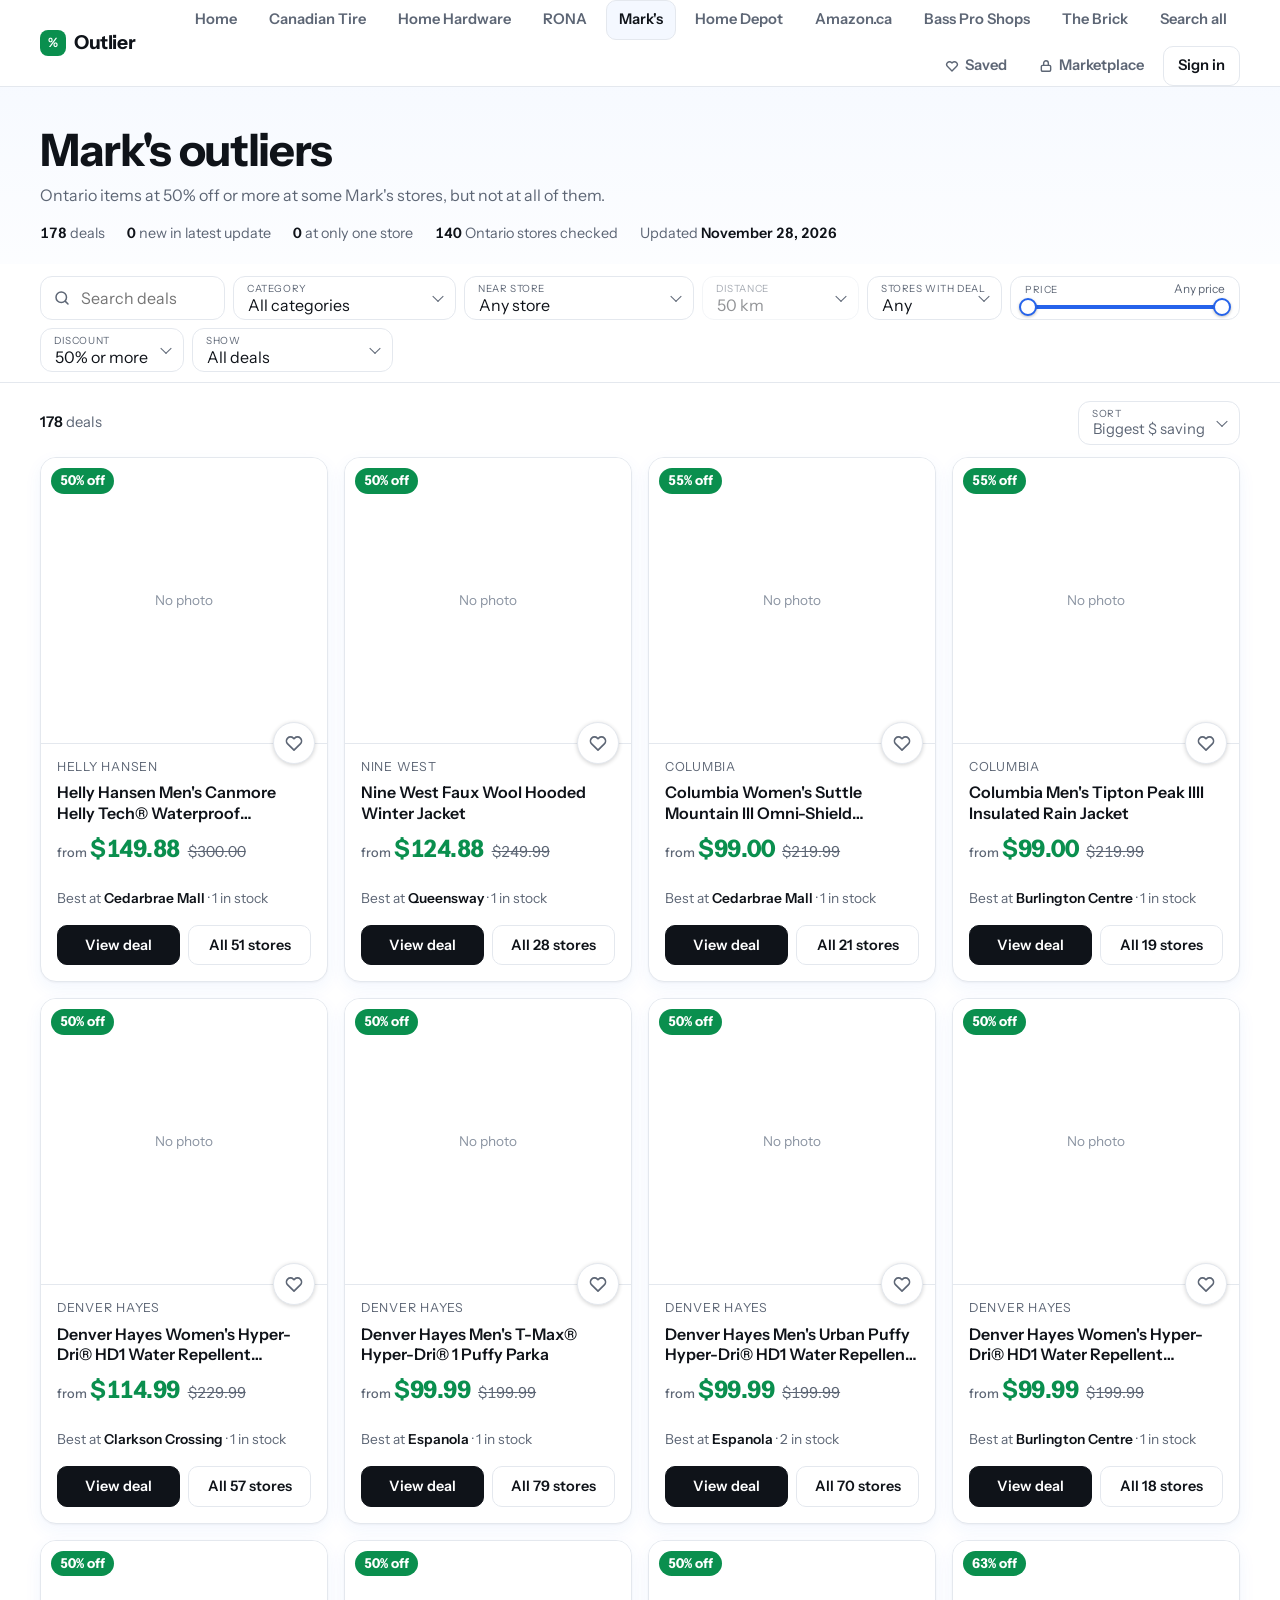
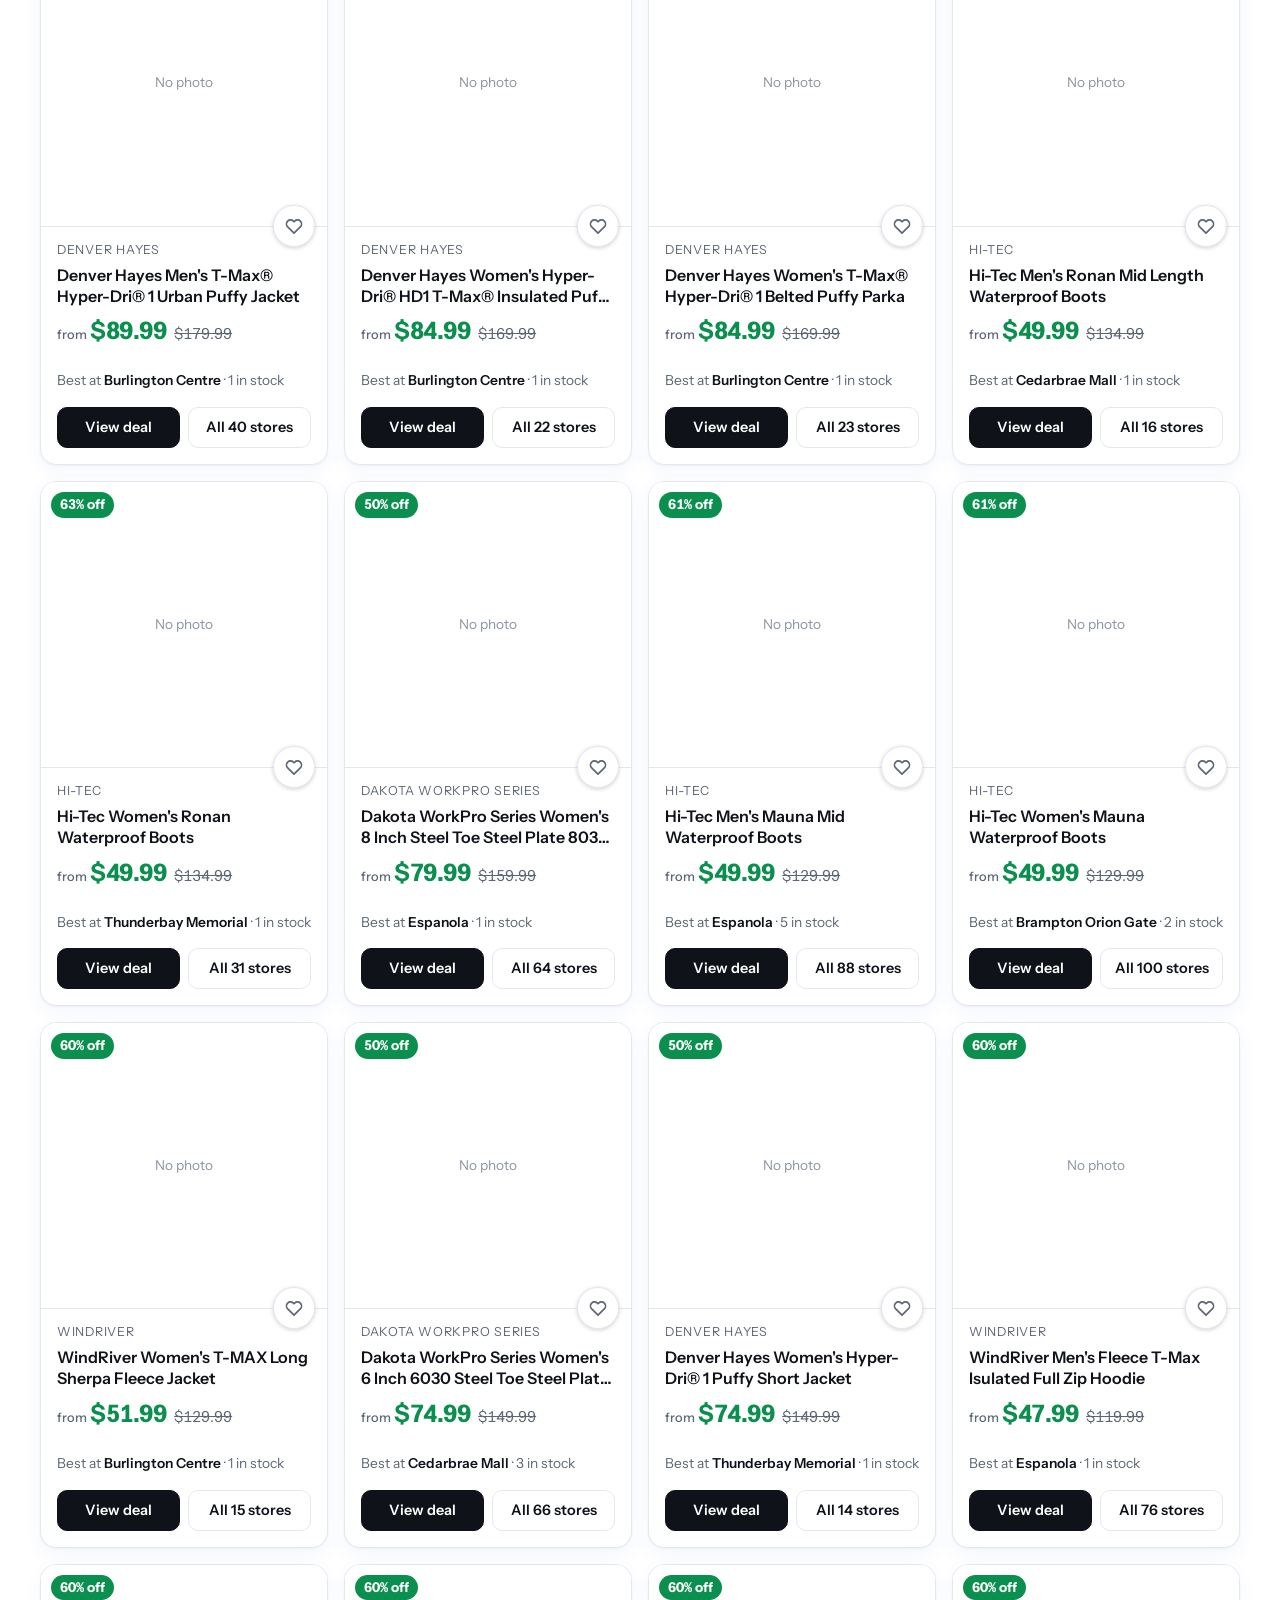
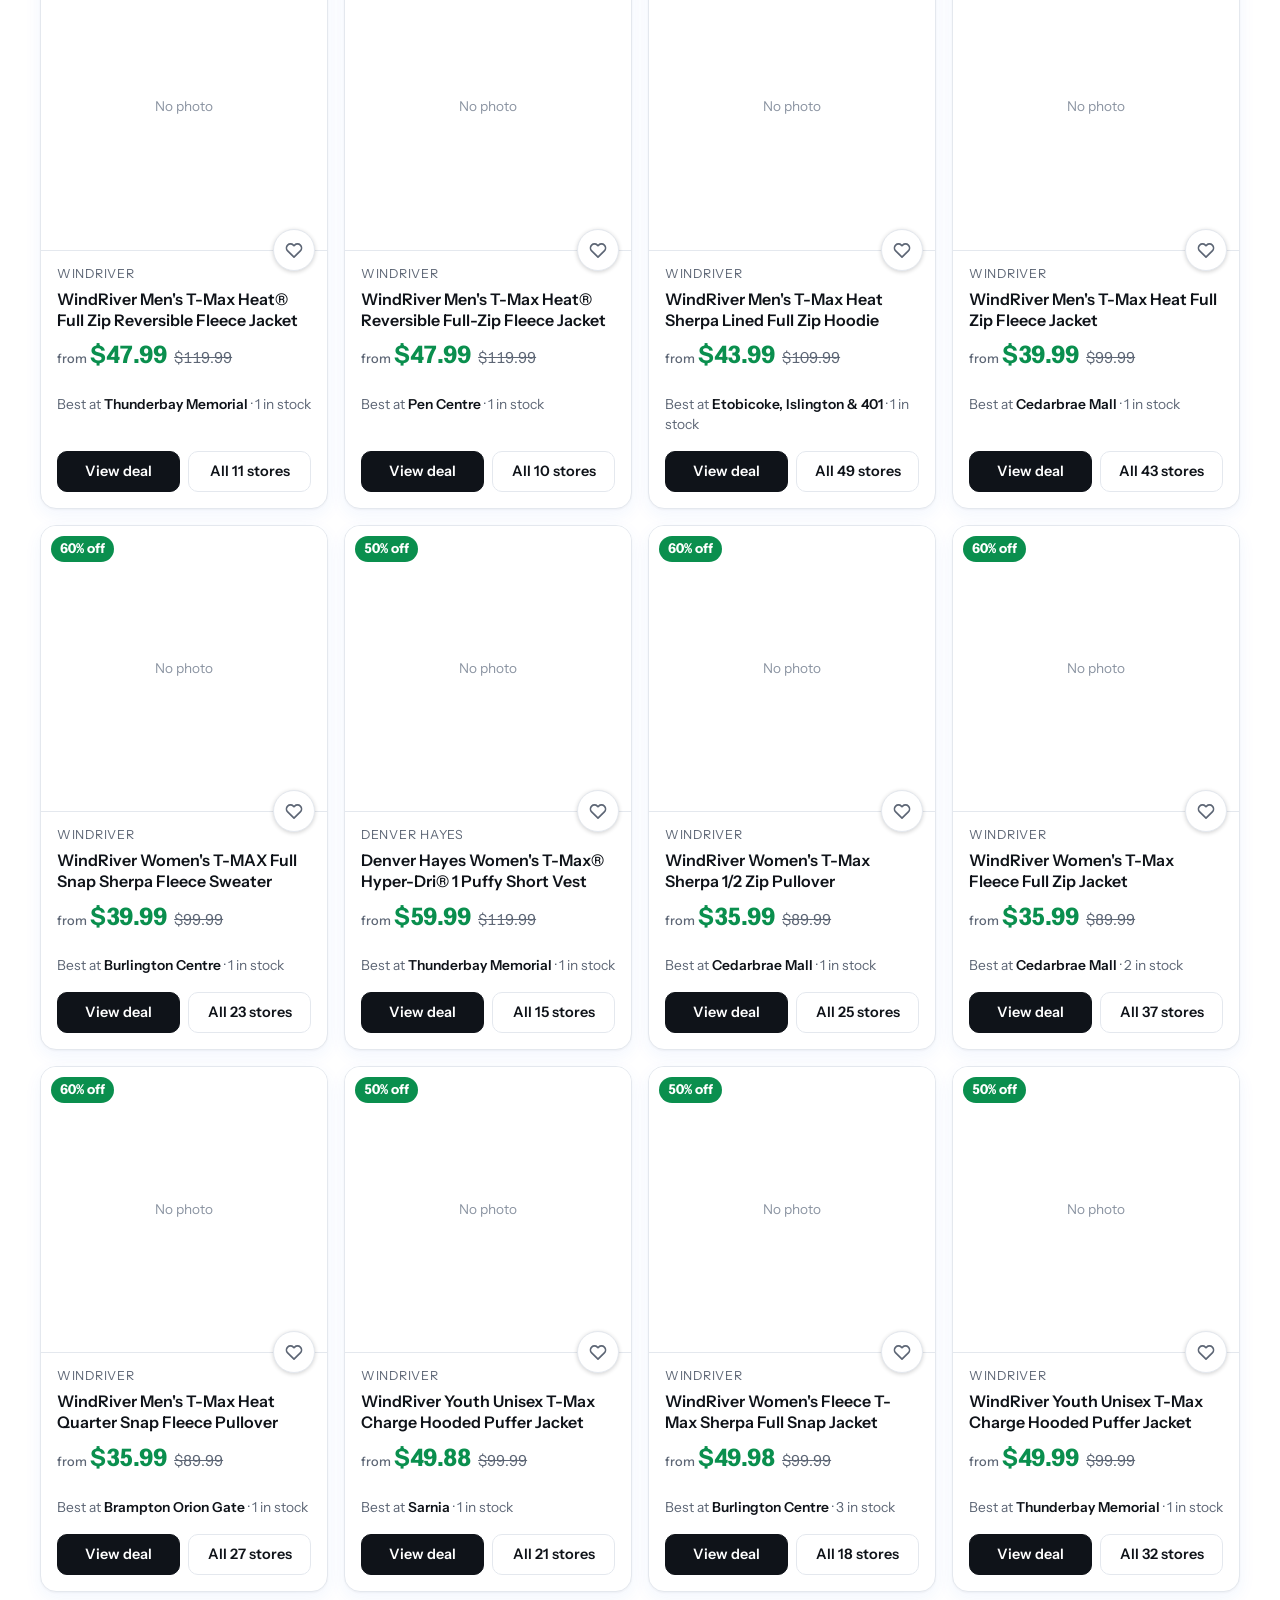
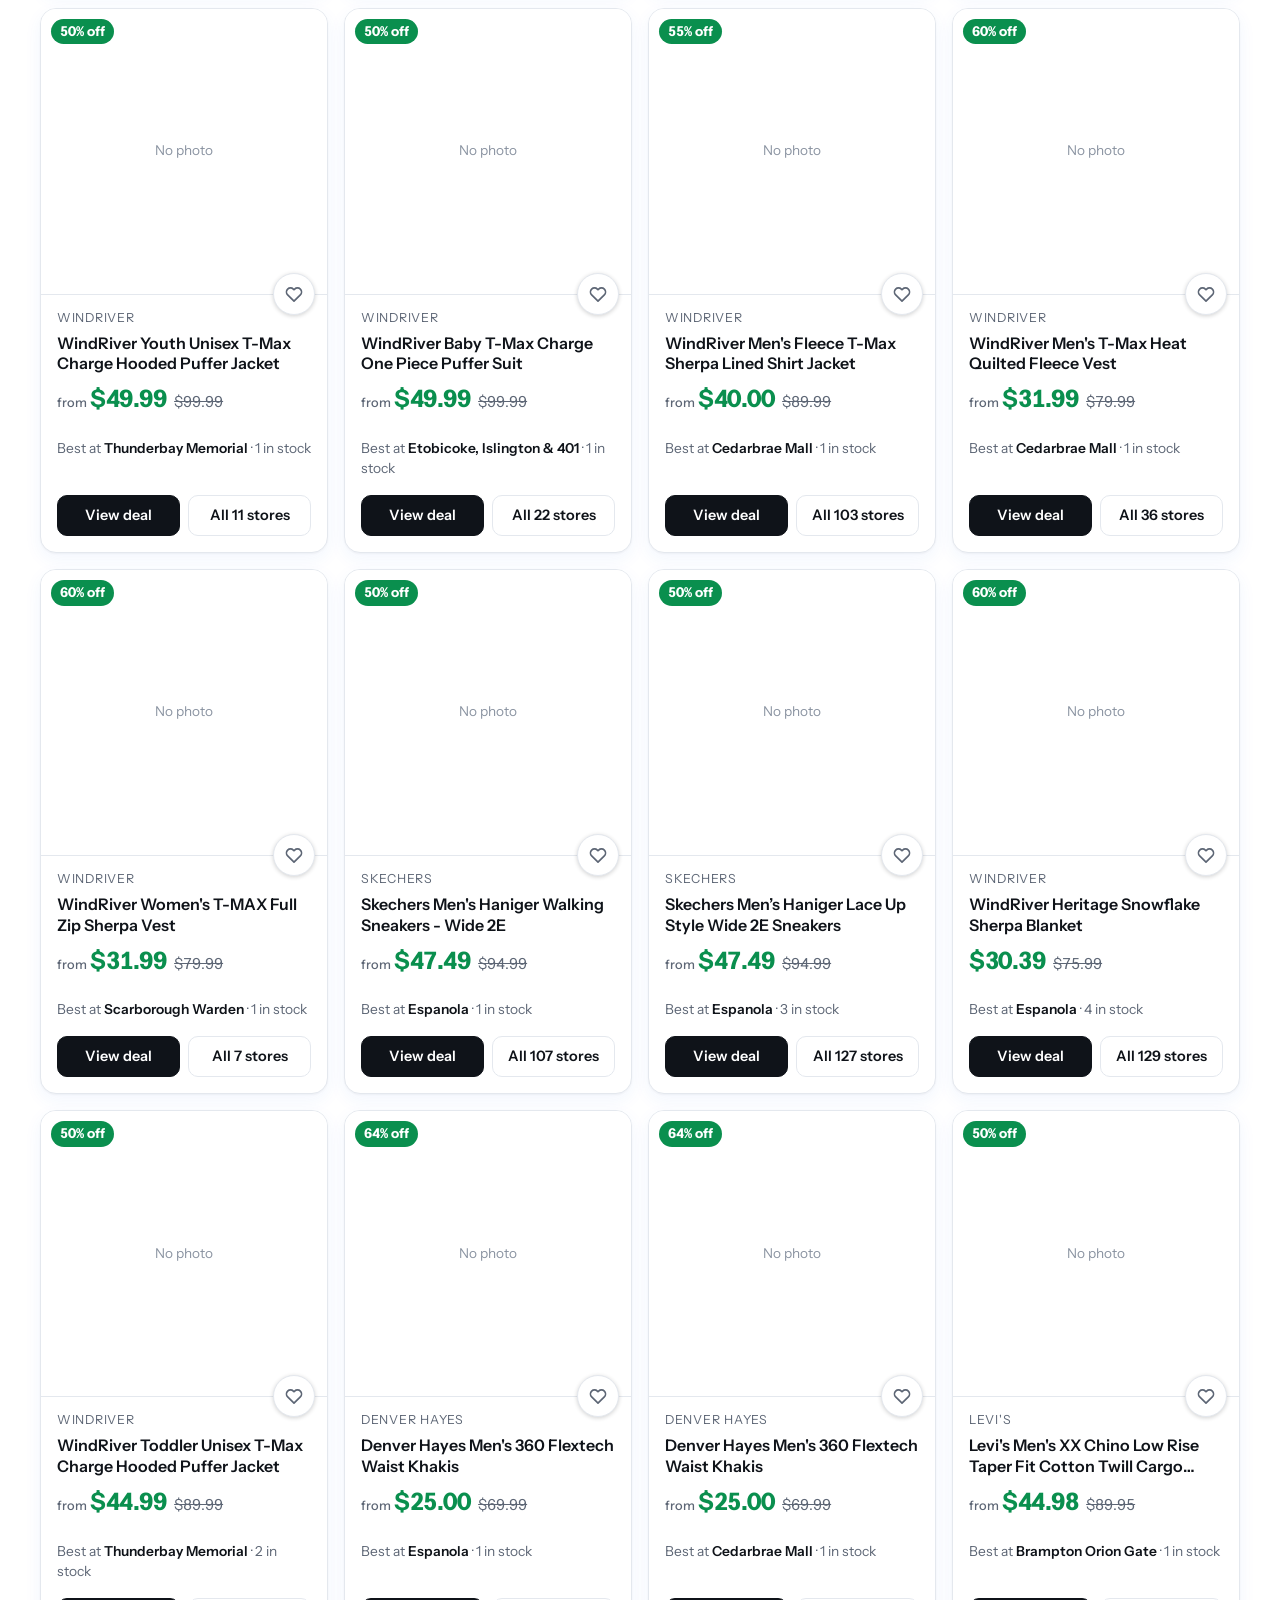
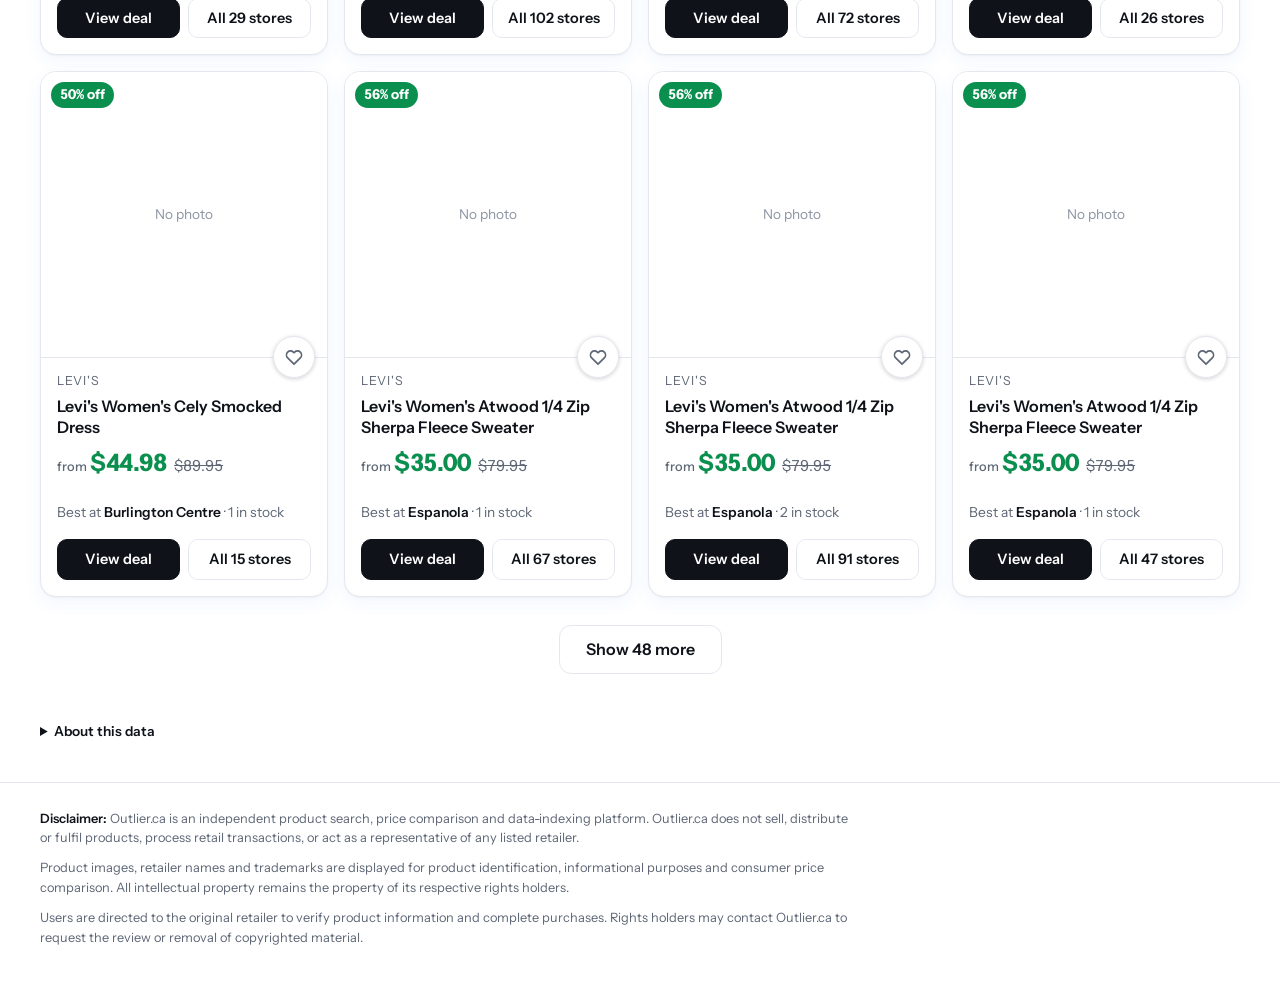
<file: marks/index.html>
<!DOCTYPE html>
<html lang="en">
<head>
<meta charset="utf-8">
<meta name="viewport" content="width=device-width, initial-scale=1">
<title>Mark's outlier deals in Ontario | Outlier</title>
<meta name="description" content="Mark's items 50% off or more at only some Ontario stores, with price, stock and photos.">
<link rel="preconnect" href="https://fonts.googleapis.com">
<link rel="preconnect" href="https://fonts.gstatic.com" crossorigin>
<link href="https://fonts.googleapis.com/css2?family=Instrument+Sans:wght@400;500;600;700&display=swap" rel="stylesheet">
<link rel="stylesheet" href="../assets/site.css?v=8">
</head>
<body>
<header class="site">
  <div class="wrap">
    <a class="brand-link" href="../"><i aria-hidden="true"></i>Outlier</a>
    <nav class="menu" id="menu" aria-label="Stores"></nav>
  </div>
</header>
<script src="../assets/nav.js?v=6" data-base="../" data-here="marks" defer></script>

<header class="wrap hero">
  <h1>Mark's outliers</h1>
  <p>Ontario items at 50% off or more at some Mark's stores, but not at all of them.</p>
  <div class="stats" id="stats" aria-live="polite">Loading deals…</div>
</header>

<section class="controls" aria-label="Filters">
  <div class="wrap">
    <div class="row">
      <label class="search">
        <span class="sr" hidden>Search</span>
        <svg viewBox="0 0 24 24" fill="none" stroke="currentColor" stroke-width="2" stroke-linecap="round" aria-hidden="true"><circle cx="11" cy="11" r="7"/><path d="m20 20-3.5-3.5"/></svg>
        <input type="search" id="q" placeholder="Search deals" autocomplete="off" aria-label="Search products, brands or SKUs">
      </label>
      <div class="sel labeled cat"><span class="tag">Category</span><select id="cat" aria-label="Category"></select></div>
      <div class="sel labeled"><span class="tag">Near store</span><select id="store" aria-label="Near store"><option value="-1">Any store</option></select></div>
      <div class="sel labeled"><span class="tag">Distance</span><select id="radius" aria-label="Distance from the selected store">
        <option value="0">This store only</option>
        <option value="25">25 km</option>
        <option value="50" selected>50 km</option>
        <option value="100">100 km</option>
        <option value="200">200 km</option>
        <option value="-1">Anywhere</option>
      </select></div>
      <div class="sel labeled"><span class="tag">Stores with deal</span><select id="maxn" aria-label="How many stores have the deal">
        <option value="0" selected>Any</option>
        <option value="1">Only 1 store</option>
        <option value="3">3 or fewer</option>
        <option value="5">5 or fewer</option>
        <option value="10">10 or fewer</option>
        <option value="25">25 or fewer</option>
      </select></div>
      <div class="pfmount" id="pricef"></div>
      <div class="sel labeled"><span class="tag">Discount</span><select id="minpct" aria-label="Minimum discount">
        <option value="50" selected>50% or more</option>
        <option value="60">60% or more</option>
        <option value="70">70% or more</option>
        <option value="80">80% or more</option>
        <option value="90">90% or more</option>
      </select></div>
      <div class="sel labeled"><span class="tag">Show</span><select id="when" aria-label="Show only new deals">
        <option value="0" selected>All deals</option>
        <option value="1">New in latest update</option>
        <option value="3">New in last 3 days</option>
        <option value="7">New in last 7 days</option>
      </select></div>
    </div>
  </div>
</section>

<main class="wrap">
  <div class="status">
    <span id="count" aria-live="polite"></span>
    <div class="sel labeled"><span class="tag">Sort</span><select id="sort" aria-label="Sort by">
      <option value="save">Biggest $ saving</option>
      <option value="pct">Biggest % off</option>
      <option value="rare">Fewest stores</option>
      <option value="low">Lowest price</option>
      <option value="stock">Most in stock</option>
      <option value="dist">Closest store</option>
    </select></div>
  </div>
  <div class="grid" id="list"></div>
  <button class="more" id="more" type="button" hidden>Show more</button>
  <footer>
    <details>
      <summary>About this data</summary>
      <p id="foot"></p>
    </details>
  </footer>
</main>

<dialog id="dlg" closedby="any" aria-labelledby="dtitle">
  <div class="dhead">
    <div><h3 id="dtitle"></h3><p id="dsub"></p></div>
    <button class="x" type="button" id="dclose" aria-label="Close">×</button>
  </div>
  <ul class="stores" id="dlist"></ul>
</dialog>

<script src="../assets/saved.js?v=2"></script>
<script src="../assets/pricefilter.js?v=2"></script>
<script>
(function () {
  const $ = (id) => document.getElementById(id);
  const fmt = (n) => n == null ? '' : '$' + n.toFixed(2);
  const offLabel = (d) => Math.max(50, Math.floor(d.raw * 100 + 0.05)) + '%';
  const stockTxt = (d) => d.q === undefined ? 'stock not checked' : d.q === null ? 'stock varies by option' : d.q + ' in stock';
  const esc = (s) => String(s == null ? '' : s).replace(/[&<>"']/g, c => ({ '&': '&amp;', '<': '&lt;', '>': '&gt;', '"': '&quot;', "'": '&#39;' }[c]));
  const PAGE = 48;
  let D = null, ITEMS = [], STORES = [], shown = PAGE, current = [], DIST = null;
  const state = { q: '', cat: -1, store: -1, radius: 50, maxn: 0, minpct: 50, sort: 'save', when: 0 };

  try { const saved = JSON.parse(localStorage.getItem('mkOutlierFilters1') || 'null'); if (saved) Object.assign(state, saved, { q: '' }); } catch (e) {}
  if (/[?&]new=1(&|$)/.test(location.search)) state.when = 1;
  function persist() { try { localStorage.setItem('mkOutlierFilters1', JSON.stringify({ store: state.store, radius: state.radius, maxn: state.maxn, minpct: state.minpct, sort: state.sort })); } catch (e) {} }

  function km(a, b) {
    if (a[3] == null || b[3] == null) return Infinity;
    const R = 6371, toR = Math.PI / 180;
    const dLat = (b[3] - a[3]) * toR, dLng = (b[4] - a[4]) * toR;
    const s = Math.sin(dLat / 2) ** 2 + Math.cos(a[3] * toR) * Math.cos(b[3] * toR) * Math.sin(dLng / 2) ** 2;
    return 2 * R * Math.asin(Math.sqrt(s));
  }

  function imgUrl(v) {
    if (typeof v !== 'string' || !v) return '';
    if (/^product\/[A-Za-z0-9\/_.\-]+$/.test(v)) return 'https://media-www.marks.com/' + v + '?imwidth=400';
    if (/^https:\/\/media-www\.marks\.com\/[A-Za-z0-9\/_.\-]+$/.test(v)) return v + '?imwidth=400';
    return '';
  }

  function prepare(data) {
    D = data; STORES = data.stores;
    ITEMS = data.items.map(r => {
      const deals = r[7].map(d => {
        const raw = d[3] ? 1 - d[1] / d[3] : 0;
        const q = d.length > 4 ? (typeof d[4] === 'number' && d[4] >= 0 ? d[4] : null) : undefined;
        return { s: d[0], sale: d[1], saleMax: d[2], orig: d[3], q, raw, pct: Math.round(raw * 1000) / 10 };
      });
      return { code: r[0], title: r[1], url: r[2], brand: r[3] || '', sku: r[4] || '', cats: r[5], multi: !!r[6], img: imgUrl(r[8]), deals, first: typeof r[9] === 'string' ? r[9] : '', n: deals.length, hay: (r[1] + ' ' + (r[3] || '') + ' ' + (r[4] || '') + ' ' + r[0]).toLowerCase() };
    });
  }

  function storeOpts() {
    const sorted = STORES.map((s, i) => [s[1], i]).sort((a, b) => a[0].localeCompare(b[0]));
    $('store').insertAdjacentHTML('beforeend', sorted.map(([name, i]) => `<option value="${i}">${esc(name)}</option>`).join(''));
  }

  // "New" = first seen in the daily refresh (build_data.py stores the date in row[9]; empty = unknown, never new).
  const latestDay = () => String(D.generated || '').slice(0, 10);
  const isNew = (it) => !!it.first && it.first >= latestDay();
  function sinceDate(n) {
    if (!n) return '';
    const t = new Date(latestDay() + 'T00:00:00Z');
    if (isNaN(t)) return '';
    t.setUTCDate(t.getUTCDate() - (n - 1));
    return t.toISOString().slice(0, 10);
  }
  const emptyHint = () => state.when
    ? (ITEMS.some(i => i.first) ? 'Nothing new matches these filters. Try a longer window or loosen the other filters.' : 'New-deal tracking starts with the next daily update, so nothing is marked new yet. Check back tomorrow.')
    : 'Try a wider distance, a lower discount, a wider price range, or "Any" stores.';

  function compute() {
    const since = sinceDate(state.when);
    const terms = state.q.trim().toLowerCase().split(/\s+/).filter(Boolean);
    const home = state.store >= 0 ? STORES[state.store] : null;
    const dist = home ? STORES.map(s => km(home, s)) : null;
    const catCounts = new Array(D.cats.length).fill(0);
    let allCount = 0;
    const out = [];
    for (const it of ITEMS) {
      if (state.maxn && it.n > state.maxn) continue;
      if (since && !(it.first && it.first >= since)) continue;
      if (terms.length && !terms.every(t => it.hay.includes(t))) continue;
      let vis = it.deals.filter(d => d.raw * 100 >= state.minpct - 0.05 && PriceFilter.test(d.sale));
      if (home) {
        if (state.radius === 0) vis = vis.filter(d => d.s === state.store);
        else if (state.radius > 0) vis = vis.filter(d => dist[d.s] <= state.radius);
      }
      if (!vis.length) continue;
      it.cats.forEach(c => catCounts[c]++);
      allCount++;
      if (state.cat >= 0 && !it.cats.includes(state.cat)) continue;
      let best = vis[0];
      for (const d of vis) if (d.pct > best.pct || (d.pct === best.pct && d.sale < best.sale)) best = d;
      let near = null;
      if (dist) near = vis.reduce((m, d) => dist[d.s] < dist[m.s] ? d : m, vis[0]);
      out.push({ it, vis, best, near, nd: near ? dist[near.s] : null });
    }
    const by = {
      pct: (a, b) => b.best.pct - a.best.pct || a.it.n - b.it.n,
      rare: (a, b) => a.it.n - b.it.n || b.best.pct - a.best.pct,
      save: (a, b) => (b.best.orig - b.best.sale) - (a.best.orig - a.best.sale),
      low: (a, b) => a.best.sale - b.best.sale,
      stock: (a, b) => (b.best.q ?? -1) - (a.best.q ?? -1) || b.best.pct - a.best.pct,
      dist: (a, b) => (a.nd ?? 1e9) - (b.nd ?? 1e9) || b.best.pct - a.best.pct
    };
    out.sort(by[state.sort] || by.save);
    return { out, catCounts, allCount, dist };
  }

  function renderCats(counts, total) {
    const order = D.cats.map((c, i) => i).sort((x, y) => counts[y] - counts[x]);
    const opt = (i, label, n) => `<option value="${i}"${state.cat === i ? ' selected' : ''}>${esc(label)} (${n.toLocaleString()})</option>`;
    $('cat').innerHTML = `<option value="-1"${state.cat === -1 ? ' selected' : ''}>All categories</option>` + order.filter(i => counts[i] > 0 || state.cat === i).map(i => opt(i, D.cats[i], counts[i])).join('');
  }

  const storeName = (i) => STORES[i] ? STORES[i][1] : 'Store ' + i;
  const storeUrl = (it, s) => 'https://www.marks.com' + it.url + (STORES[s] ? '?store=' + String(STORES[s][0]).padStart(4, '0') : '');

  function card(r, idx, dist) {
    const { it, vis, best } = r;
    const lead = r.near && state.sort === 'dist' ? r.near : best;
    const url = storeUrl(it, lead.s);
    const km1 = (d) => dist ? ' · ' + Math.round(dist[d.s]) + ' km' : '';
    const rare = it.n === 1 ? 'Only 1 store' : it.n <= 5 ? it.n + ' stores' : '';
    const fresh = isNew(it) ? '<span class="new">New</span>' : '';
    const media = it.img
      ? `<a class="media" href="${esc(url)}" target="_blank" rel="noopener" tabindex="-1" aria-hidden="true"><img src="${esc(it.img)}" alt="" width="400" height="400" loading="lazy" decoding="async" referrerpolicy="no-referrer"><span class="pct">${offLabel(best)} off</span>${fresh}${rare ? `<span class="rare">${rare}</span>` : ''}</a>`
      : `<a class="media none" href="${esc(url)}" target="_blank" rel="noopener" tabindex="-1" aria-hidden="true"><span class="pct">${offLabel(best)} off</span>${fresh}${rare ? `<span class="rare">${rare}</span>` : ''}</a>`;
    const where = vis.length === 1
      ? `<b>${esc(storeName(vis[0].s))}</b>${km1(vis[0])} · ${stockTxt(vis[0])}`
      : `Best at <b>${esc(storeName(best.s))}</b>${km1(best)} · ${stockTxt(best)}`;
    const more = vis.length > 1 ? `<button type="button" class="btn ghost" data-stores="${idx}">All ${vis.length} stores</button>` : '';
    return `<article class="card">${media}
      <div class="body">
        ${Saved.btn({ s: 'marks', c: it.code, t: it.title, i: it.img, u: url, b: it.brand, p: best.sale, o: best.orig, m: it.multi })}
        <p class="brand">${esc(it.brand)}</p>
        <h2><a href="${esc(url)}" target="_blank" rel="noopener">${esc(it.title)}</a></h2>
        <p class="price"><strong>${it.multi ? '<small>from </small>' : ''}${fmt(best.sale)}</strong><s>${fmt(best.orig)}</s></p>
        <p class="where">${where}</p>
        <div class="actions"><a class="btn" href="${esc(url)}" target="_blank" rel="noopener">View deal</a>${more}</div>
      </div></article>`;
  }

  function render(resetPage) {
    if (!D) return;
    if (resetPage) shown = PAGE;
    const { out, catCounts, allCount, dist } = compute();
    current = out; DIST = dist;
    renderCats(catCounts, allCount);
    $('radius').disabled = state.store < 0;
    $('count').innerHTML = `<b>${out.length.toLocaleString()}</b> deal${out.length === 1 ? '' : 's'}`;
    $('list').innerHTML = out.length
      ? out.slice(0, shown).map((r, i) => card(r, i, dist)).join('')
      : '<div class="empty" style="grid-column:1/-1"><b>No deals match</b>' + emptyHint() + '</div>';
    const more = $('more');
    more.hidden = out.length <= shown;
    more.textContent = `Show ${Math.min(PAGE, out.length - shown)} more`;
  }

  function openStores(i) {
    const r = current[i]; if (!r) return;
    const { it, vis } = r;
    const listed = [...vis].sort((a, b) => DIST ? DIST[a.s] - DIST[b.s] : a.sale - b.sale);
    $('dtitle').textContent = it.title;
    $('dsub').textContent = `${vis.length} store${vis.length === 1 ? '' : 's'} with this discount${vis.length !== it.n ? ` (${it.n} in Ontario in total)` : ''}`;
    $('dlist').innerHTML = listed.map(d => `<li>
      <span class="nm">${esc(storeName(d.s))}${DIST ? ' · ' + Math.round(DIST[d.s]) + ' km' : ''}</span>
      <span class="pr">${fmt(d.sale)}${d.saleMax && d.saleMax !== d.sale ? '–' + fmt(d.saleMax) : ''}<s>${fmt(d.orig)}</s></span>
      <span class="ad">${esc(STORES[d.s] ? STORES[d.s][2] : '')}</span>
      <span class="st">${offLabel(d)} off · ${stockTxt(d)}</span>
      <a class="go" href="${esc(storeUrl(it, d.s))}" target="_blank" rel="noopener">Open at this store</a></li>`).join('');
    $('dlg').showModal();
    $('dlg').scrollTop = 0;
  }

  function summary() {
    const one = ITEMS.filter(i => i.n === 1).length;
    const when = new Date(D.generated);
    const day = when.toLocaleDateString('en-CA', { year: 'numeric', month: 'long', day: 'numeric' });
    const fresh = ITEMS.some(i => i.first) ? `<span><b>${ITEMS.filter(isNew).length.toLocaleString()}</b> new in latest update</span>` : '';
    $('stats').innerHTML = `<span><b>${ITEMS.length.toLocaleString()}</b> deals</span>${fresh}<span><b>${one.toLocaleString()}</b> at only one store</span><span><b>${D.storeCount}</b> Ontario stores checked</span><span>Updated <b>${esc(day)}</b></span>`;
    $('foot').innerHTML = `Prices, stock and photos come from marks.com for all ${D.storeCount} Ontario stores, scanned ${esc(when.toLocaleString('en-CA'))}. Only deals a store reported as in stock and still on sale are shown, and anything 50% off or more at every Ontario store is left out. Stock changes quickly, so call the store before you drive. Opening a deal switches your selected store on marks.com to that store. Items with several sizes or colours may be discounted for one option only: choose the option on the product page to see its price. Product photos load from Mark's image servers and belong to Mark's and its brands. This is an independent tool and is not affiliated with Mark's.`;
  }

  function initPrice() {
    PriceFilter.mount($('pricef'), () => render(true));
    PriceFilter.setPrices(ITEMS.flatMap(i => i.deals.map(d => d.sale)));
  }

  function wire() {
    const set = (k, v) => { state[k] = v; persist(); render(true); };
    let t = null;
    $('q').addEventListener('input', e => { clearTimeout(t); t = setTimeout(() => set('q', e.target.value), 150); });
    $('store').addEventListener('change', e => set('store', +e.target.value));
    $('radius').addEventListener('change', e => set('radius', +e.target.value));
    $('maxn').addEventListener('change', e => set('maxn', +e.target.value));
    $('minpct').addEventListener('change', e => set('minpct', +e.target.value));
    $('sort').addEventListener('change', e => set('sort', e.target.value));
    $('when').addEventListener('change', e => set('when', +e.target.value));
    $('cat').addEventListener('change', e => set('cat', +e.target.value));
    $('more').addEventListener('click', () => { shown += PAGE; render(false); });
    $('list').addEventListener('click', e => { const b = e.target.closest('button[data-stores]'); if (b) openStores(+b.dataset.stores); });
    $('dclose').addEventListener('click', () => $('dlg').close());
    $('list').addEventListener('error', e => { const t = e.target; if (t && t.tagName === 'IMG') { const box = t.parentNode; if (box) box.classList.add('none'); t.remove(); } }, true);
    const dlg = $('dlg');
    if (!('closedBy' in HTMLDialogElement.prototype)) {
      dlg.addEventListener('click', e => {
        if (e.target !== dlg) return;
        const r = dlg.getBoundingClientRect();
        if (e.clientY < r.top || e.clientY > r.bottom || e.clientX < r.left || e.clientX > r.right) dlg.close();
      });
    }
    if (!(state.store >= -1 && state.store < STORES.length)) state.store = -1;
    if (![50, 60, 70, 80, 90].includes(state.minpct)) state.minpct = 50;
    if (![0, 1, 3, 7].includes(state.when)) state.when = 0;
    $('when').value = String(state.when);
    $('store').value = String(state.store); $('radius').value = String(state.radius); $('maxn').value = String(state.maxn); $('minpct').value = String(state.minpct); $('sort').value = state.sort;
  }

  fetch('../data/marks/deals.json').then(r => { if (!r.ok) throw new Error('HTTP ' + r.status); return r.json(); })
    .then(data => { prepare(data); initPrice(); storeOpts(); wire(); summary(); render(true); })
    .catch(err => { $('stats').textContent = 'The deals could not load (' + err.message + '). Reload the page to try again.'; });
})();
</script>
<footer class="legal">
  <div class="wrap">
    <p><strong>Disclaimer:</strong> Outlier.ca is an independent product search, price comparison and data-indexing platform. Outlier.ca does not sell, distribute or fulfil products, process retail transactions, or act as a representative of any listed retailer.</p>
    <p>Product images, retailer names and trademarks are displayed for product identification, informational purposes and consumer price comparison. All intellectual property remains the property of its respective rights holders.</p>
    <p>Users are directed to the original retailer to verify product information and complete purchases. Rights holders may contact Outlier.ca to request the review or removal of copyrighted material.</p>
  </div>
</footer>
</body>
</html>
</file>
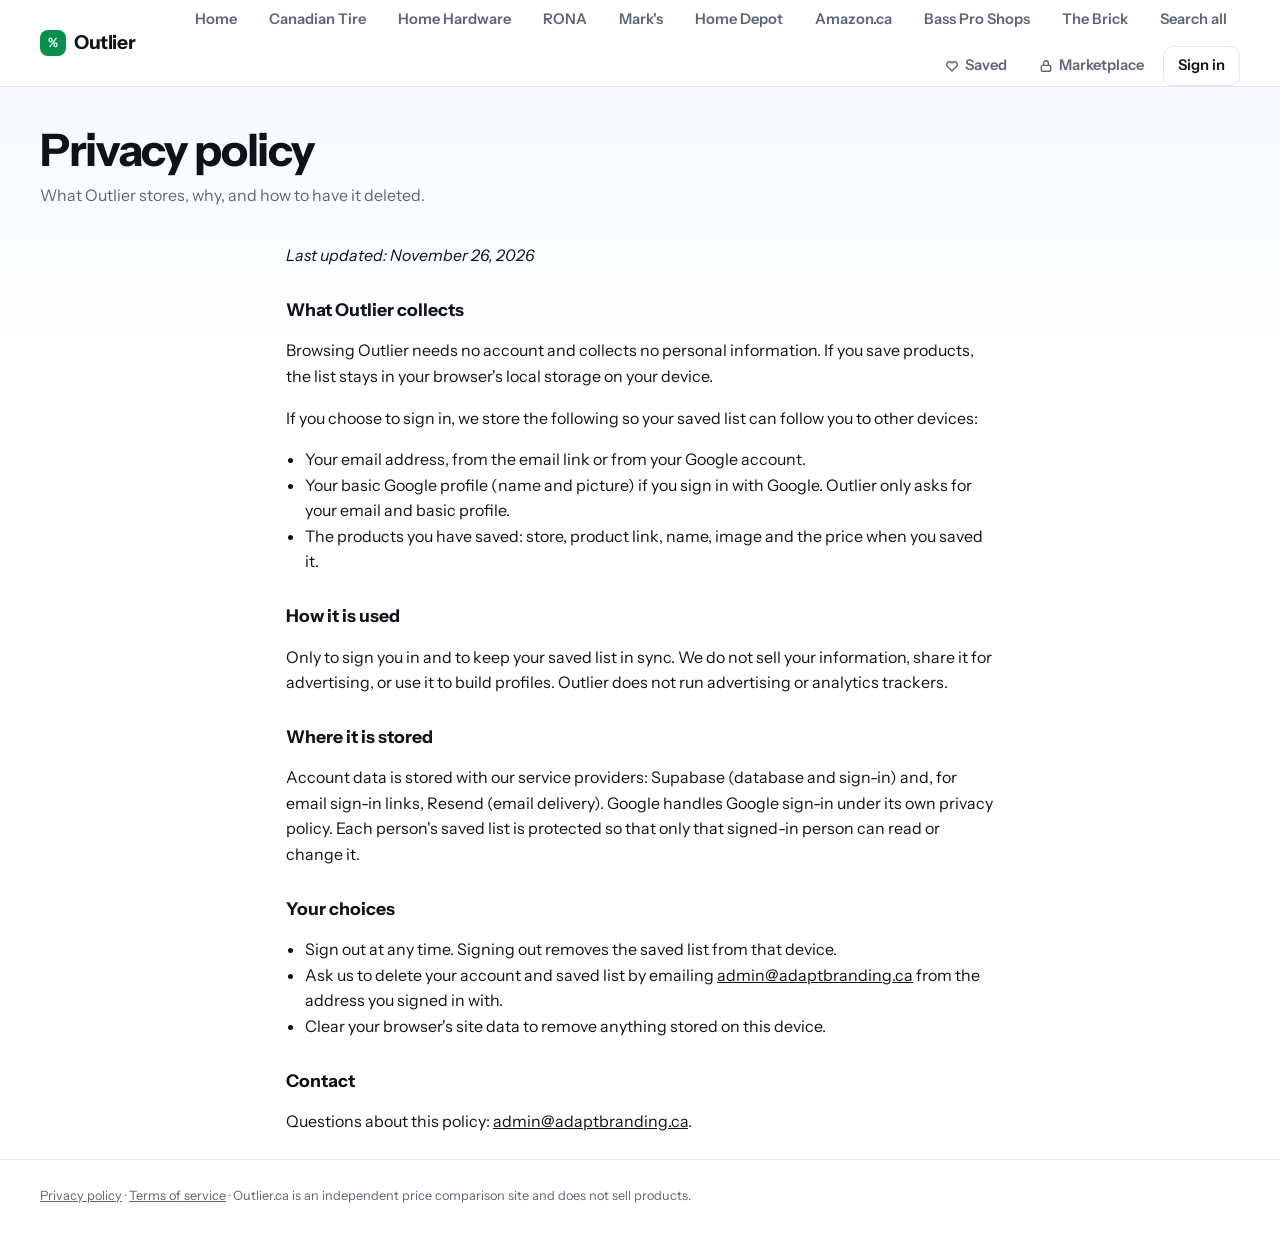
<file: privacy/index.html>
<!DOCTYPE html>
<html lang="en">
<head>
<meta charset="utf-8">
<meta name="viewport" content="width=device-width, initial-scale=1">
<title>Privacy policy | Outlier</title>
<meta name="description" content="How Outlier handles your information.">
<link rel="preconnect" href="https://fonts.googleapis.com">
<link rel="preconnect" href="https://fonts.gstatic.com" crossorigin>
<link href="https://fonts.googleapis.com/css2?family=Instrument+Sans:wght@400;500;600;700&display=swap" rel="stylesheet">
<link rel="stylesheet" href="../assets/site.css?v=11">
<style>.doc{max-width:68ch}.doc h2{font-size:1.1rem;margin:28px 0 8px}.doc p,.doc li{line-height:1.6}.doc ul{padding-left:1.2em}</style>
</head>
<body>
<header class="site">
  <div class="wrap">
    <a class="brand-link" href="../"><i aria-hidden="true"></i>Outlier</a>
    <nav class="menu" id="menu" aria-label="Stores"></nav>
  </div>
</header>
<script src="../assets/nav.js?v=6" data-base="../" data-here="" defer></script>

<header class="wrap hero">
  <h1>Privacy policy</h1>
  <p>What Outlier stores, why, and how to have it deleted.</p>
</header>

<main class="wrap doc">
<p><em>Last updated: November 26, 2026</em></p>
<h2>What Outlier collects</h2>
<p>Browsing Outlier needs no account and collects no personal information. If you save products, the list stays in your browser's local storage on your device.</p>
<p>If you choose to sign in, we store the following so your saved list can follow you to other devices:</p>
<ul>
<li>Your email address, from the email link or from your Google account.</li>
<li>Your basic Google profile (name and picture) if you sign in with Google. Outlier only asks for your email and basic profile.</li>
<li>The products you have saved: store, product link, name, image and the price when you saved it.</li>
</ul>
<h2>How it is used</h2>
<p>Only to sign you in and to keep your saved list in sync. We do not sell your information, share it for advertising, or use it to build profiles. Outlier does not run advertising or analytics trackers.</p>
<h2>Where it is stored</h2>
<p>Account data is stored with our service providers: Supabase (database and sign-in) and, for email sign-in links, Resend (email delivery). Google handles Google sign-in under its own privacy policy. Each person's saved list is protected so that only that signed-in person can read or change it.</p>
<h2>Your choices</h2>
<ul>
<li>Sign out at any time. Signing out removes the saved list from that device.</li>
<li>Ask us to delete your account and saved list by emailing <a href="mailto:admin@adaptbranding.ca">admin@adaptbranding.ca</a> from the address you signed in with.</li>
<li>Clear your browser's site data to remove anything stored on this device.</li>
</ul>
<h2>Contact</h2>
<p>Questions about this policy: <a href="mailto:admin@adaptbranding.ca">admin@adaptbranding.ca</a>.</p>
</main>
<footer class="legal">
  <div class="wrap">
    <p><a href="../privacy/">Privacy policy</a> &middot; <a href="../terms/">Terms of service</a> &middot; Outlier.ca is an independent price comparison site and does not sell products.</p>
  </div>
</footer>
</body>
</html>
</file>
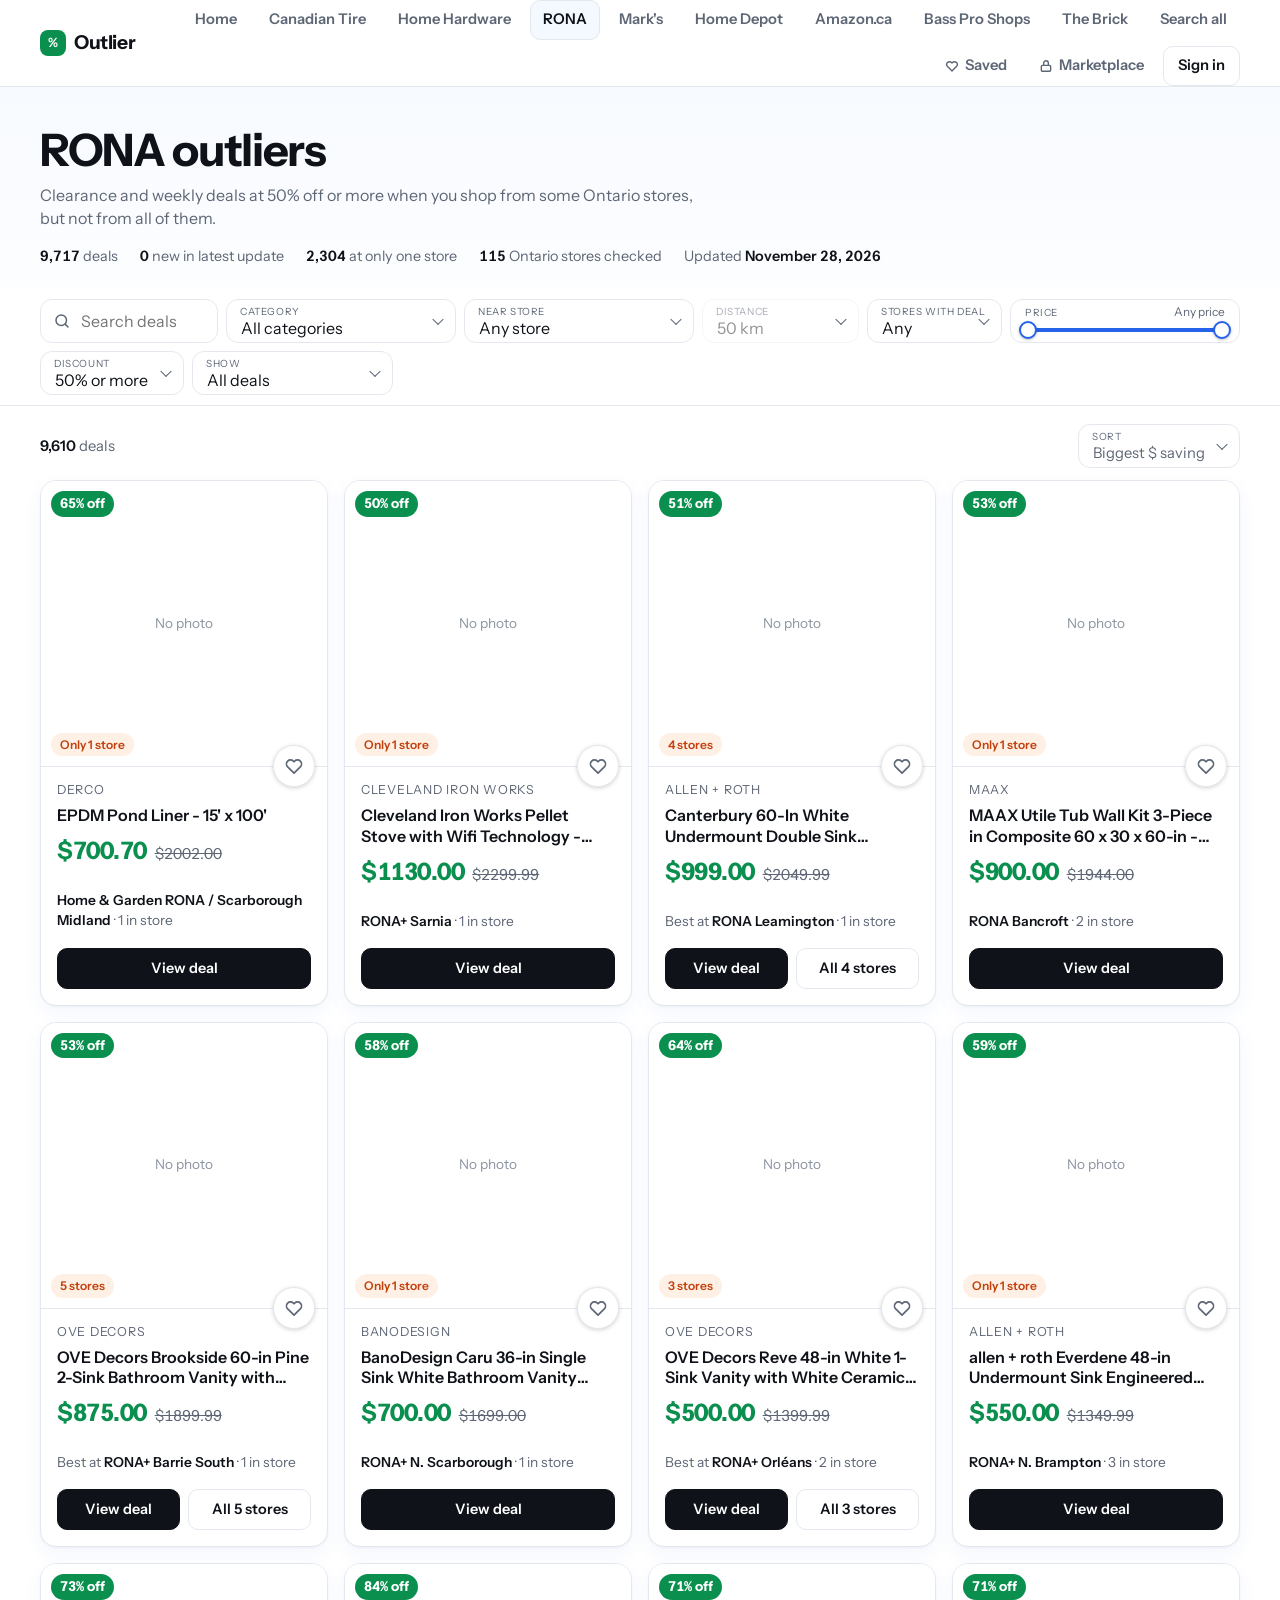
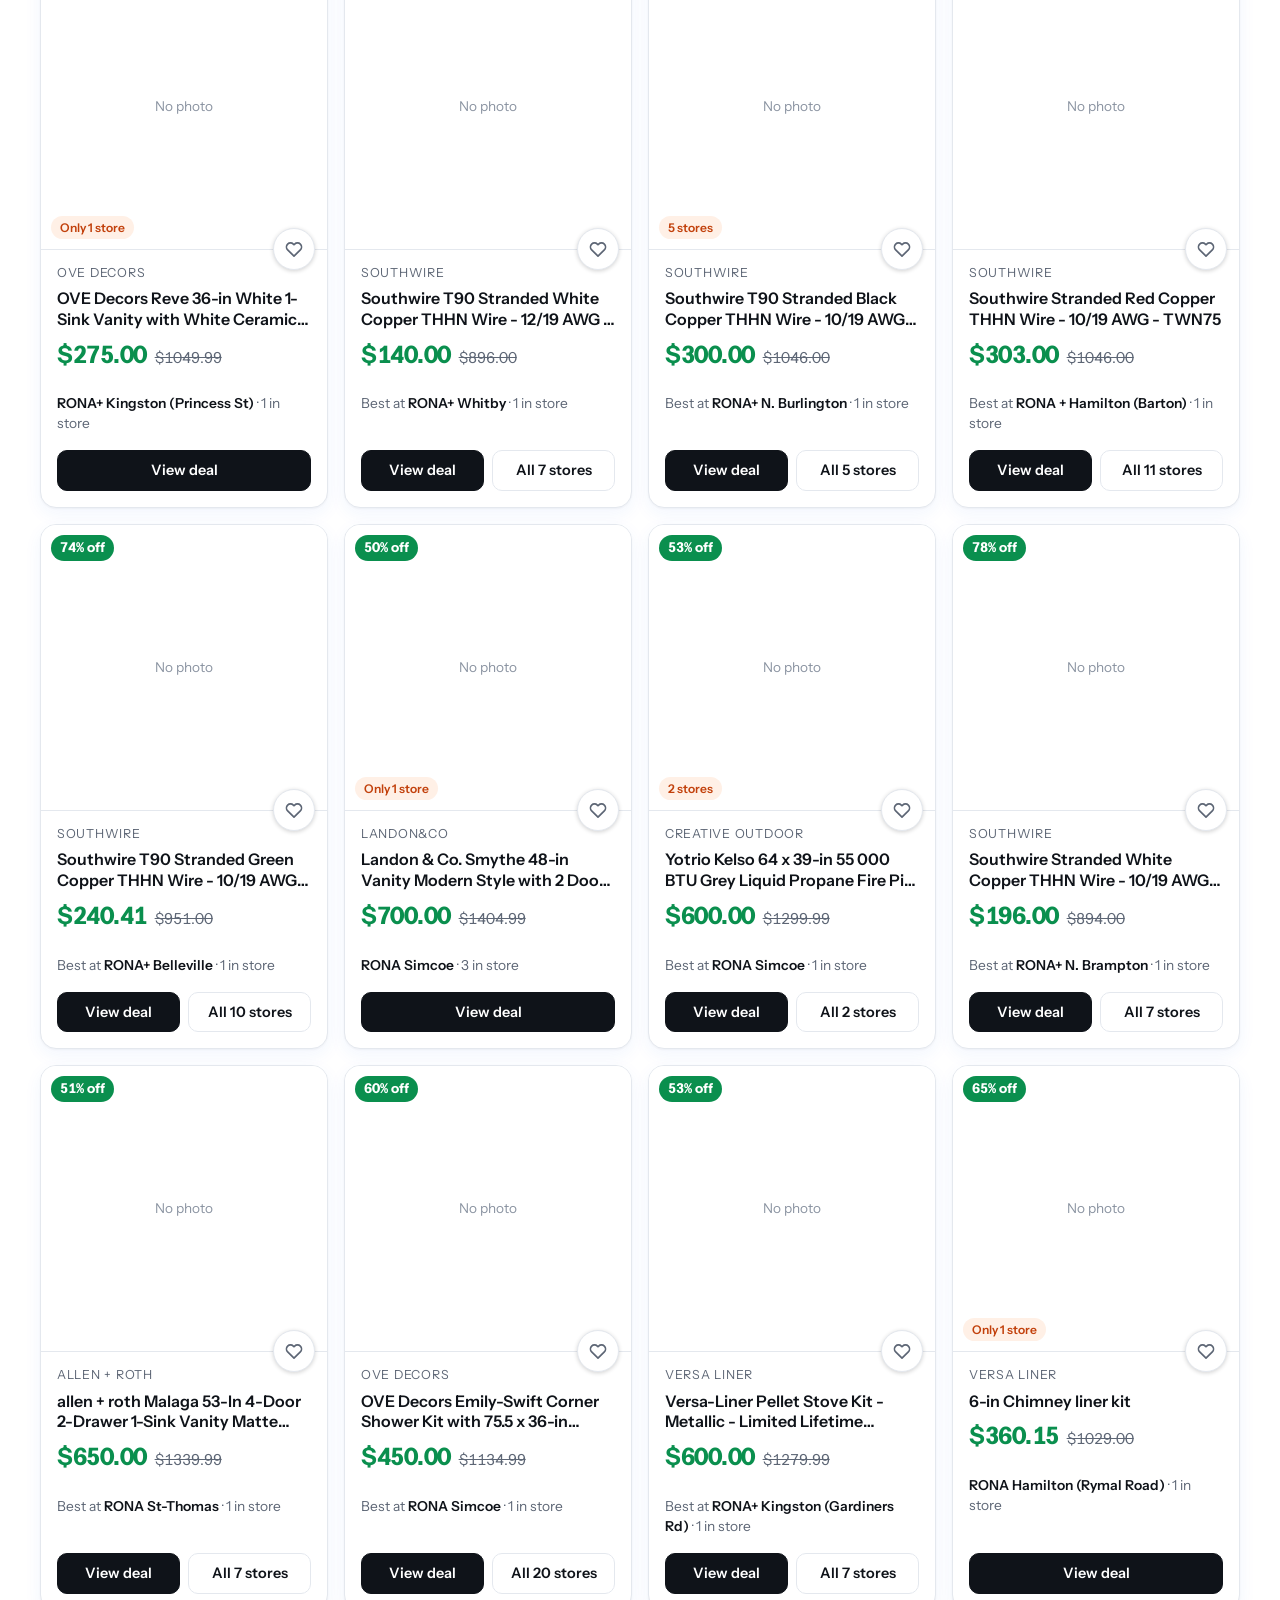
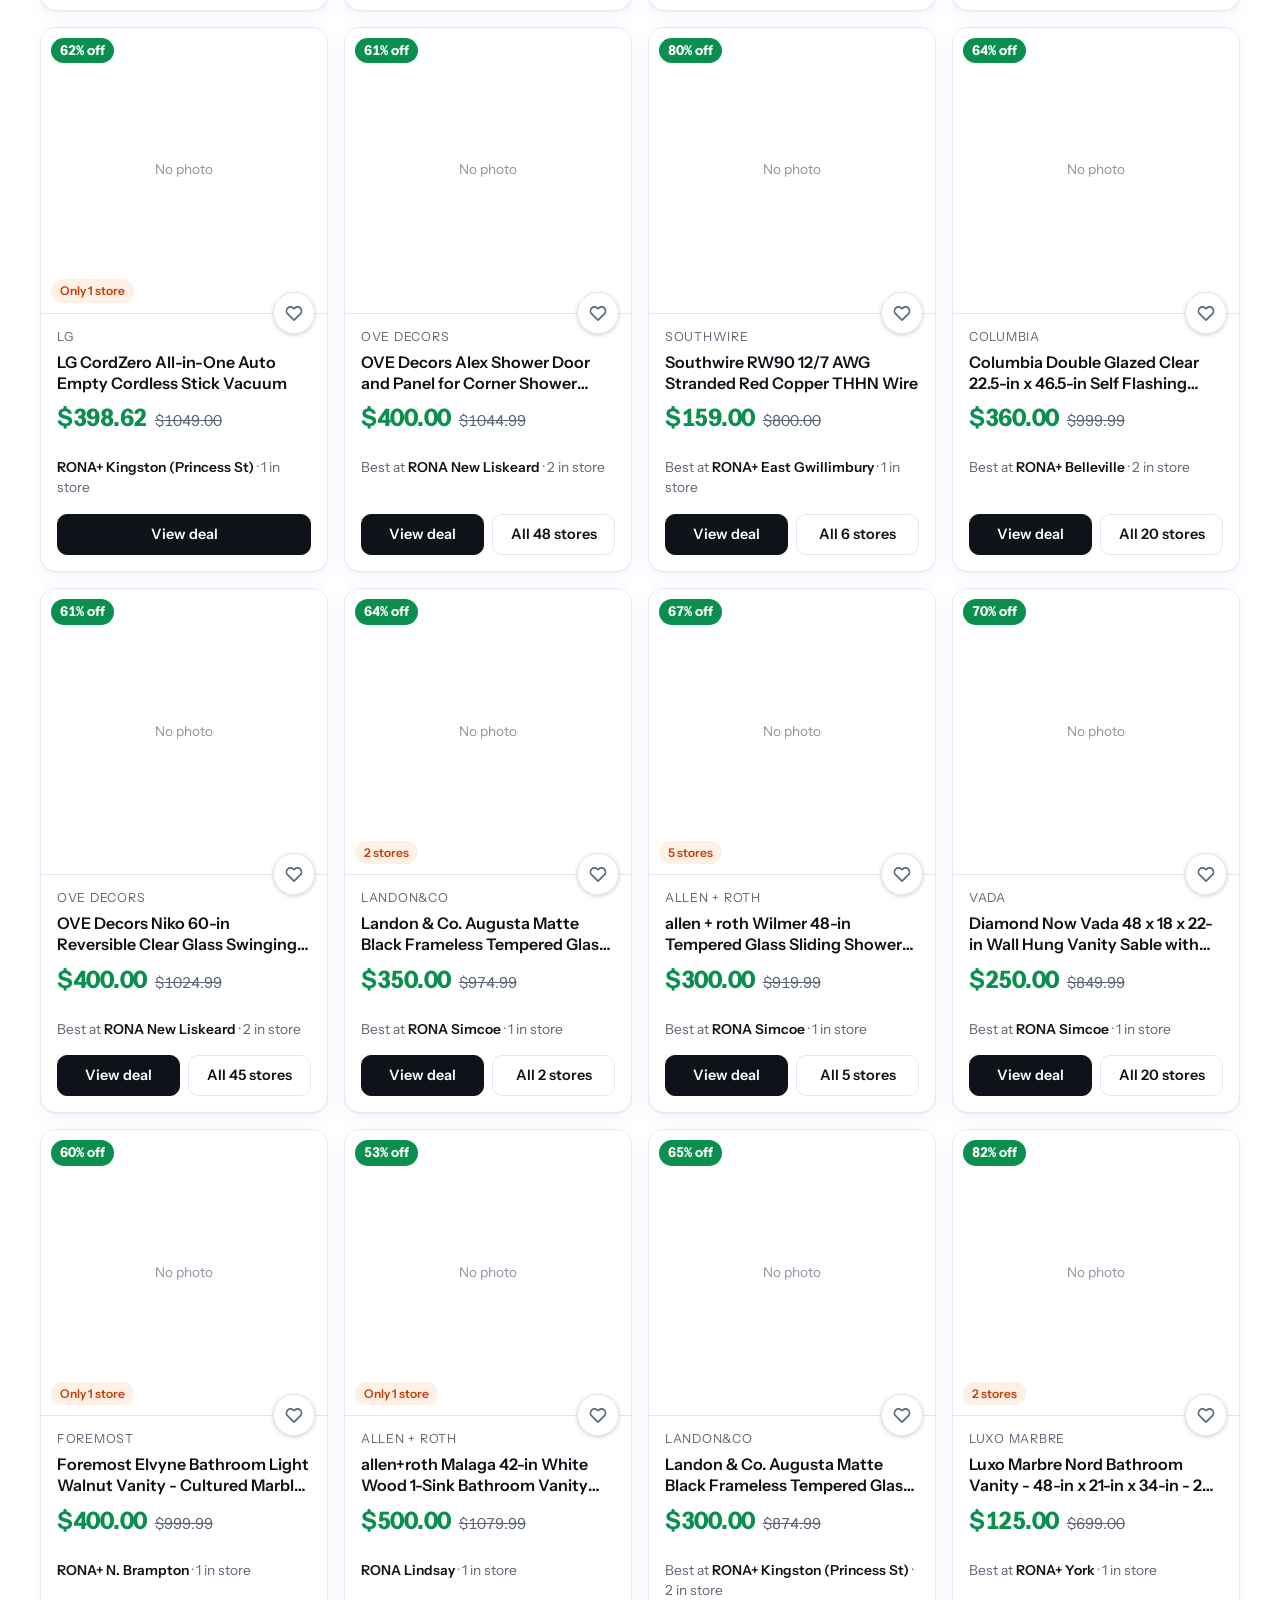
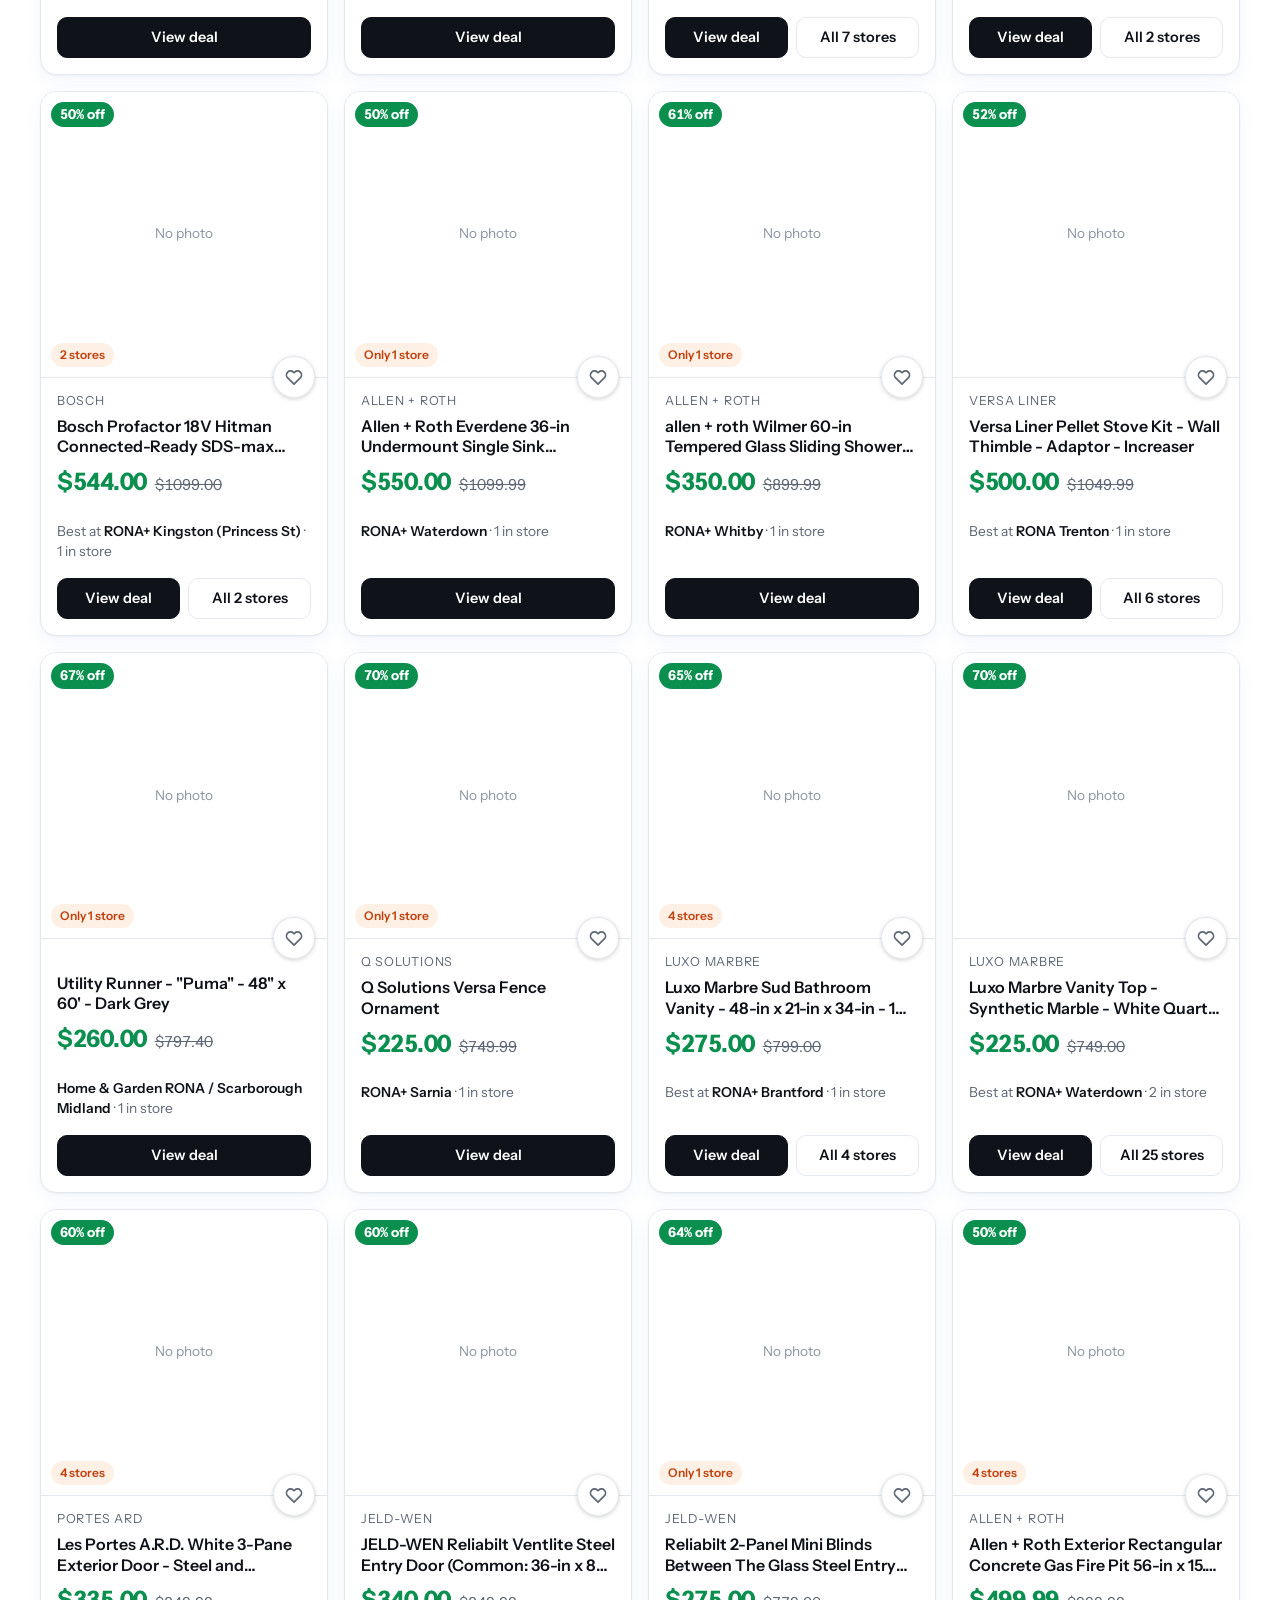
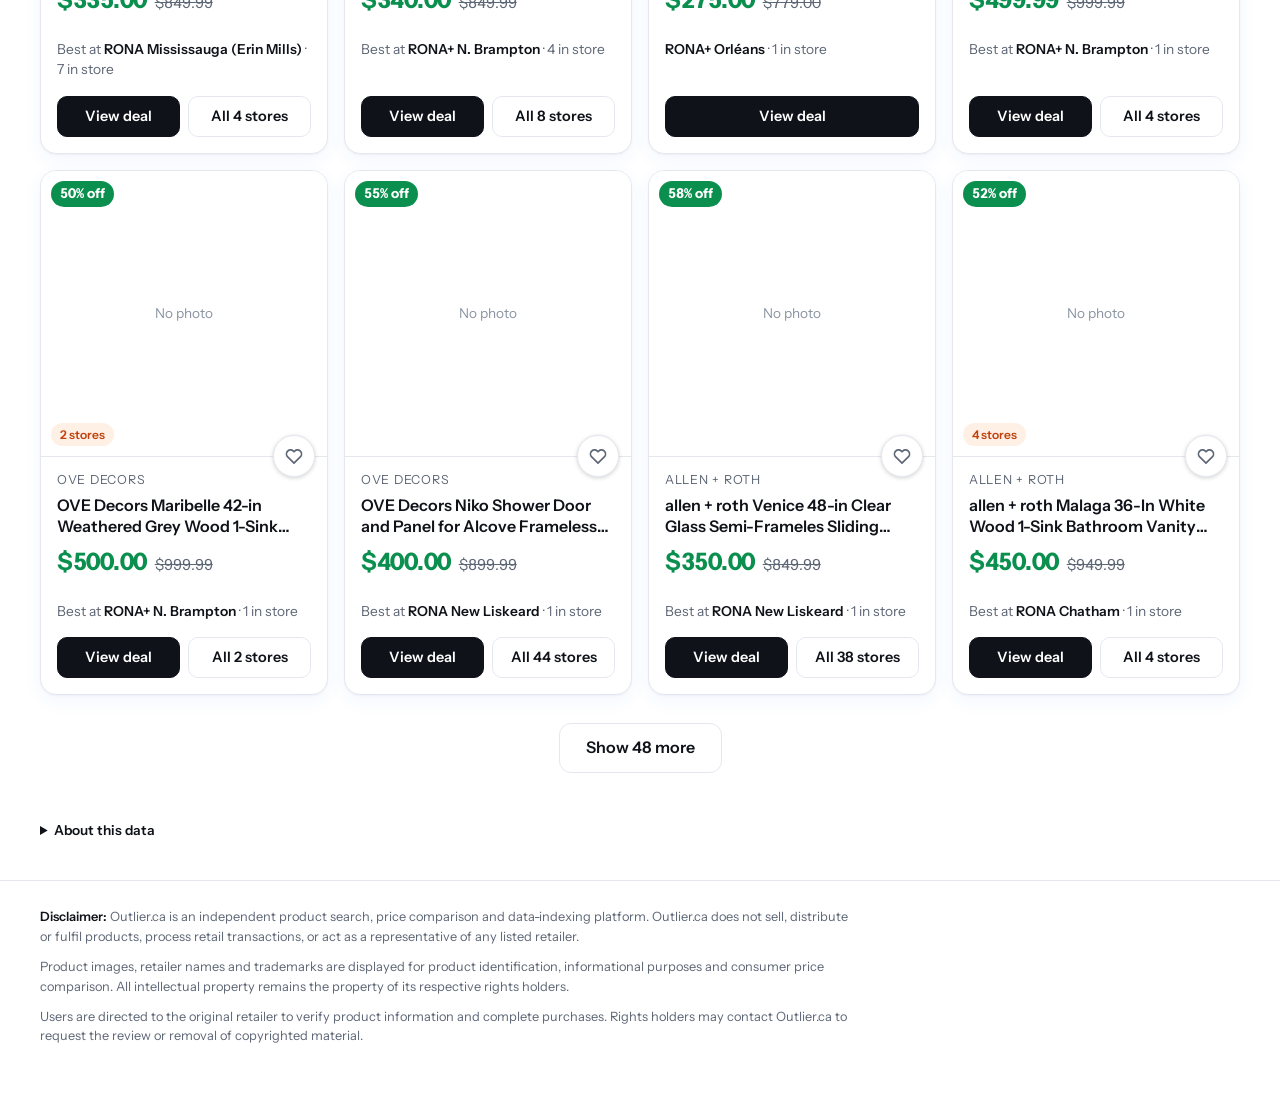
<file: rona/index.html>
<!DOCTYPE html>
<html lang="en">
<head>
<meta charset="utf-8">
<meta name="viewport" content="width=device-width, initial-scale=1">
<title>RONA outlier deals in Ontario | Outlier</title>
<meta name="description" content="RONA products at 50% off or more (clearance and weekly deals) at only some Ontario stores, with price, stock and photos.">
<link rel="preconnect" href="https://fonts.googleapis.com">
<link rel="preconnect" href="https://fonts.gstatic.com" crossorigin>
<link href="https://fonts.googleapis.com/css2?family=Instrument+Sans:wght@400;500;600;700&display=swap" rel="stylesheet">
<link rel="stylesheet" href="../assets/site.css?v=8">
</head>
<body>
<header class="site">
  <div class="wrap">
    <a class="brand-link" href="../"><i aria-hidden="true"></i>Outlier</a>
    <nav class="menu" id="menu" aria-label="Stores"></nav>
  </div>
</header>
<script src="../assets/nav.js?v=6" data-base="../" data-here="rona" defer></script>

<header class="wrap hero">
  <h1>RONA outliers</h1>
  <p>Clearance and weekly deals at 50% off or more when you shop from some Ontario stores, but not from all of them.</p>
  <div class="stats" id="stats" aria-live="polite">Loading deals…</div>
</header>

<section class="controls" aria-label="Filters">
  <div class="wrap">
    <div class="row">
      <label class="search">
        <span class="sr" hidden>Search</span>
        <svg viewBox="0 0 24 24" fill="none" stroke="currentColor" stroke-width="2" stroke-linecap="round" aria-hidden="true"><circle cx="11" cy="11" r="7"/><path d="m20 20-3.5-3.5"/></svg>
        <input type="search" id="q" placeholder="Search deals" autocomplete="off" aria-label="Search products, brands or SKUs">
      </label>
      <div class="sel labeled cat"><span class="tag">Category</span><select id="cat" aria-label="Category"></select></div>
      <div class="sel labeled"><span class="tag">Near store</span><select id="store" aria-label="Near store"><option value="-1">Any store</option></select></div>
      <div class="sel labeled"><span class="tag">Distance</span><select id="radius" aria-label="Distance from the selected store">
        <option value="0">This store only</option>
        <option value="25">25 km</option>
        <option value="50" selected>50 km</option>
        <option value="100">100 km</option>
        <option value="200">200 km</option>
        <option value="-1">Anywhere</option>
      </select></div>
      <div class="sel labeled"><span class="tag">Stores with deal</span><select id="maxn" aria-label="How many stores have the deal">
        <option value="0" selected>Any</option>
        <option value="1">Only 1 store</option>
        <option value="3">3 or fewer</option>
        <option value="5">5 or fewer</option>
        <option value="10">10 or fewer</option>
        <option value="25">25 or fewer</option>
      </select></div>
      <div class="pfmount" id="pricef"></div>
      <div class="sel labeled"><span class="tag">Discount</span><select id="minpct" aria-label="Minimum discount">
        <option value="50" selected>50% or more</option>
        <option value="60">60% or more</option>
        <option value="70">70% or more</option>
        <option value="80">80% or more</option>
        <option value="90">90% or more</option>
      </select></div>
      <div class="sel labeled"><span class="tag">Show</span><select id="when" aria-label="Show only new deals">
        <option value="0" selected>All deals</option>
        <option value="1">New in latest update</option>
        <option value="3">New in last 3 days</option>
        <option value="7">New in last 7 days</option>
      </select></div>
    </div>
  </div>
</section>

<main class="wrap">
  <div class="status">
    <span id="count" aria-live="polite"></span>
    <div class="sel labeled"><span class="tag">Sort</span><select id="sort" aria-label="Sort by">
      <option value="save">Biggest $ saving</option>
      <option value="pct">Biggest % off</option>
      <option value="rare">Fewest stores</option>
      <option value="low">Lowest price</option>
      <option value="stock">Most in stock</option>
      <option value="dist">Closest store</option>
    </select></div>
  </div>
  <div class="grid" id="list"></div>
  <button class="more" id="more" type="button" hidden>Show more</button>
  <footer>
    <details>
      <summary>About this data</summary>
      <p id="foot"></p>
    </details>
  </footer>
</main>

<dialog id="dlg" closedby="any" aria-labelledby="dtitle">
  <div class="dhead">
    <div><h3 id="dtitle"></h3><p id="dsub"></p></div>
    <button class="x" type="button" id="dclose" aria-label="Close">×</button>
  </div>
  <ul class="stores" id="dlist"></ul>
</dialog>

<script src="../assets/saved.js?v=2"></script>
<script src="../assets/pricefilter.js?v=2"></script>
<script>
(function () {
  const $ = (id) => document.getElementById(id);
  const fmt = (n) => n == null ? '' : '$' + n.toFixed(2);
  const offLabel = (d) => Math.max(50, Math.floor(d.raw * 100 + 0.05)) + '%';
  const stockTxt = (d) => d.q > 0 ? d.q + ' in store' : 'stock not checked';
  const esc = (s) => String(s == null ? '' : s).replace(/[&<>"']/g, c => ({ '&': '&amp;', '<': '&lt;', '>': '&gt;', '"': '&quot;', "'": '&#39;' }[c]));
  const PAGE = 48;
  let D = null, ITEMS = [], STORES = [], shown = PAGE, current = [], DIST = null;
  const state = { q: '', cat: -1, store: -1, radius: 50, maxn: 0, minpct: 50, sort: 'save', when: 0 };

  try { const saved = JSON.parse(localStorage.getItem('raOutlierFilters1') || 'null'); if (saved) Object.assign(state, saved, { q: '' }); } catch (e) {}
  if (/[?&]new=1(&|$)/.test(location.search)) state.when = 1;
  function persist() { try { localStorage.setItem('raOutlierFilters1', JSON.stringify({ store: state.store, radius: state.radius, maxn: state.maxn, minpct: state.minpct, sort: state.sort })); } catch (e) {} }

  function km(a, b) {
    if (a[3] == null || b[3] == null) return Infinity;
    const R = 6371, toR = Math.PI / 180;
    const dLat = (b[3] - a[3]) * toR, dLng = (b[4] - a[4]) * toR;
    const s = Math.sin(dLat / 2) ** 2 + Math.cos(a[3] * toR) * Math.cos(b[3] * toR) * Math.sin(dLng / 2) ** 2;
    return 2 * R * Math.asin(Math.sqrt(s));
  }

  function imgUrl(v) {
    if (typeof v !== 'string' || !v) return '';
    if (/^https:\/\/cdn\.rona\.ca\/images\/[A-Za-z0-9_\-]+\.jpg$/.test(v)) return v.replace(/_M\.jpg$/, '_L.jpg'); // 500-660 px copy; nav.js falls back to _M
    return '';
  }

  function prepare(data) {
    D = data; STORES = data.stores;
    ITEMS = data.items.map(r => {
      const deals = r[7].map(d => {
        const raw = d[3] ? 1 - d[1] / d[3] : 0;
        const q = typeof d[4] === 'number' && d[4] >= 0 ? d[4] : 0;
        const w = typeof d[5] === 'number' && d[5] >= 0 ? d[5] : 0;
        return { s: d[0], sale: d[1], saleMax: d[2], orig: d[3], q, w, raw, pct: Math.round(raw * 1000) / 10 };
      });
      return { code: r[0], title: r[1], url: r[2], brand: r[3] || '', sku: r[4] || '', cats: r[5], multi: !!r[6], img: imgUrl(r[8]), deals, first: typeof r[9] === 'string' ? r[9] : '', n: deals.length, hay: (r[1] + ' ' + (r[3] || '') + ' ' + (r[4] || '') + ' ' + r[0]).toLowerCase() };
    });
  }

  function storeOpts() {
    const sorted = STORES.map((s, i) => [s[1], i]).sort((a, b) => a[0].localeCompare(b[0]));
    $('store').insertAdjacentHTML('beforeend', sorted.map(([name, i]) => `<option value="${i}">${esc(name)}</option>`).join(''));
  }

  // "New" = first seen in the daily refresh (build_data.py stores the date in row[9]; empty = unknown, never new).
  const latestDay = () => String(D.generated || '').slice(0, 10);
  const isNew = (it) => !!it.first && it.first >= latestDay();
  function sinceDate(n) {
    if (!n) return '';
    const t = new Date(latestDay() + 'T00:00:00Z');
    if (isNaN(t)) return '';
    t.setUTCDate(t.getUTCDate() - (n - 1));
    return t.toISOString().slice(0, 10);
  }
  const emptyHint = () => state.when
    ? (ITEMS.some(i => i.first) ? 'Nothing new matches these filters. Try a longer window or loosen the other filters.' : 'New-deal tracking starts with the next daily update, so nothing is marked new yet. Check back tomorrow.')
    : 'Try a wider distance, a lower discount, a wider price range, or "Any" stores.';

  function compute() {
    const since = sinceDate(state.when);
    const terms = state.q.trim().toLowerCase().split(/\s+/).filter(Boolean);
    const home = state.store >= 0 ? STORES[state.store] : null;
    const dist = home ? STORES.map(s => km(home, s)) : null;
    const catCounts = new Array(D.cats.length).fill(0);
    let allCount = 0;
    const out = [];
    for (const it of ITEMS) {
      if (state.maxn && it.n > state.maxn) continue;
      if (since && !(it.first && it.first >= since)) continue;
      if (terms.length && !terms.every(t => it.hay.includes(t))) continue;
      let vis = it.deals.filter(d => d.raw * 100 >= state.minpct - 0.05 && PriceFilter.test(d.sale));
      if (home) {
        if (state.radius === 0) vis = vis.filter(d => d.s === state.store);
        else if (state.radius > 0) vis = vis.filter(d => dist[d.s] <= state.radius);
      }
      if (!vis.length) continue;
      it.cats.forEach(c => catCounts[c]++);
      allCount++;
      if (state.cat >= 0 && !it.cats.includes(state.cat)) continue;
      let best = vis[0];
      for (const d of vis) if (d.pct > best.pct || (d.pct === best.pct && d.sale < best.sale)) best = d;
      let near = null;
      if (dist) near = vis.reduce((m, d) => dist[d.s] < dist[m.s] ? d : m, vis[0]);
      out.push({ it, vis, best, near, nd: near ? dist[near.s] : null });
    }
    const by = {
      pct: (a, b) => b.best.pct - a.best.pct || a.it.n - b.it.n,
      rare: (a, b) => a.it.n - b.it.n || b.best.pct - a.best.pct,
      save: (a, b) => (b.best.orig - b.best.sale) - (a.best.orig - a.best.sale),
      low: (a, b) => a.best.sale - b.best.sale,
      stock: (a, b) => (b.best.q ?? -1) - (a.best.q ?? -1) || b.best.pct - a.best.pct,
      dist: (a, b) => (a.nd ?? 1e9) - (b.nd ?? 1e9) || b.best.pct - a.best.pct
    };
    out.sort(by[state.sort] || by.save);
    return { out, catCounts, allCount, dist };
  }

  function renderCats(counts, total) {
    const order = D.cats.map((c, i) => i).sort((x, y) => counts[y] - counts[x]);
    const opt = (i, label, n) => `<option value="${i}"${state.cat === i ? ' selected' : ''}>${esc(label)} (${n.toLocaleString()})</option>`;
    $('cat').innerHTML = `<option value="-1"${state.cat === -1 ? ' selected' : ''}>All categories</option>` + order.filter(i => counts[i] > 0 || state.cat === i).map(i => opt(i, D.cats[i], counts[i])).join('');
  }

  const storeName = (i) => STORES[i] ? STORES[i][1] : 'Store ' + i;
  const storeUrl = (it, s) => 'https://www.rona.ca' + it.url;

  function card(r, idx, dist) {
    const { it, vis, best } = r;
    const lead = r.near && state.sort === 'dist' ? r.near : best;
    const url = storeUrl(it, lead.s);
    const km1 = (d) => dist ? ' · ' + Math.round(dist[d.s]) + ' km' : '';
    const rare = it.n === 1 ? 'Only 1 store' : it.n <= 5 ? it.n + ' stores' : '';
    const fresh = isNew(it) ? '<span class="new">New</span>' : '';
    const media = it.img
      ? `<a class="media" href="${esc(url)}" target="_blank" rel="noopener" tabindex="-1" aria-hidden="true"><img src="${esc(it.img)}" alt="" width="400" height="400" loading="lazy" decoding="async" referrerpolicy="no-referrer"><span class="pct">${offLabel(best)} off</span>${fresh}${rare ? `<span class="rare">${rare}</span>` : ''}</a>`
      : `<a class="media none" href="${esc(url)}" target="_blank" rel="noopener" tabindex="-1" aria-hidden="true"><span class="pct">${offLabel(best)} off</span>${fresh}${rare ? `<span class="rare">${rare}</span>` : ''}</a>`;
    const where = vis.length === 1
      ? `<b>${esc(storeName(vis[0].s))}</b>${km1(vis[0])} · ${stockTxt(vis[0])}`
      : `Best at <b>${esc(storeName(best.s))}</b>${km1(best)} · ${stockTxt(best)}`;
    const more = vis.length > 1 ? `<button type="button" class="btn ghost" data-stores="${idx}">All ${vis.length} stores</button>` : '';
    return `<article class="card">${media}
      <div class="body">
        ${Saved.btn({ s: 'rona', c: it.code, t: it.title, i: it.img, u: url, b: it.brand, p: best.sale, o: best.orig, m: it.multi })}
        <p class="brand">${esc(it.brand)}</p>
        <h2><a href="${esc(url)}" target="_blank" rel="noopener">${esc(it.title)}</a></h2>
        <p class="price"><strong>${it.multi ? '<small>from </small>' : ''}${fmt(best.sale)}</strong><s>${fmt(best.orig)}</s></p>
        <p class="where">${where}</p>
        <div class="actions"><a class="btn" href="${esc(url)}" target="_blank" rel="noopener">View deal</a>${more}</div>
      </div></article>`;
  }

  function render(resetPage) {
    if (!D) return;
    if (resetPage) shown = PAGE;
    const { out, catCounts, allCount, dist } = compute();
    current = out; DIST = dist;
    renderCats(catCounts, allCount);
    $('radius').disabled = state.store < 0;
    $('count').innerHTML = `<b>${out.length.toLocaleString()}</b> deal${out.length === 1 ? '' : 's'}`;
    $('list').innerHTML = out.length
      ? out.slice(0, shown).map((r, i) => card(r, i, dist)).join('')
      : '<div class="empty" style="grid-column:1/-1"><b>No deals match</b>' + emptyHint() + '</div>';
    const more = $('more');
    more.hidden = out.length <= shown;
    more.textContent = `Show ${Math.min(PAGE, out.length - shown)} more`;
  }

  function openStores(i) {
    const r = current[i]; if (!r) return;
    const { it, vis } = r;
    const listed = [...vis].sort((a, b) => DIST ? DIST[a.s] - DIST[b.s] : a.sale - b.sale);
    $('dtitle').textContent = it.title;
    $('dsub').textContent = `${vis.length} store${vis.length === 1 ? '' : 's'} with this discount${vis.length !== it.n ? ` (${it.n} in Ontario in total)` : ''}`;
    $('dlist').innerHTML = listed.map(d => `<li>
      <span class="nm">${esc(storeName(d.s))}${DIST ? ' · ' + Math.round(DIST[d.s]) + ' km' : ''}</span>
      <span class="pr">${fmt(d.sale)}${d.saleMax && d.saleMax !== d.sale ? '–' + fmt(d.saleMax) : ''}<s>${fmt(d.orig)}</s></span>
      <span class="ad">${esc(STORES[d.s] ? STORES[d.s][2] : '')}</span>
      <span class="st">${offLabel(d)} off · ${stockTxt(d)}</span>
      <a class="go" href="${esc(storeUrl(it, d.s))}" target="_blank" rel="noopener">Open at this store</a></li>`).join('');
    $('dlg').showModal();
    $('dlg').scrollTop = 0;
  }

  function summary() {
    const one = ITEMS.filter(i => i.n === 1).length;
    const when = new Date(D.generated);
    const day = when.toLocaleDateString('en-CA', { year: 'numeric', month: 'long', day: 'numeric' });
    const fresh = ITEMS.some(i => i.first) ? `<span><b>${ITEMS.filter(isNew).length.toLocaleString()}</b> new in latest update</span>` : '';
    $('stats').innerHTML = `<span><b>${ITEMS.length.toLocaleString()}</b> deals</span>${fresh}<span><b>${one.toLocaleString()}</b> at only one store</span><span><b>${D.storeCount}</b> Ontario stores checked</span><span>Updated <b>${esc(day)}</b></span>`;
    $('foot').innerHTML = `Prices, stock and photos come from rona.ca for ${D.storeCount} Ontario stores, scanned ${esc(when.toLocaleString('en-CA'))}. Each price is what rona.ca shows when that store is your selected store; clearance is final sale and stock changes quickly. A deal counts only if the item is in stock at the store, and anything 50% off or more at every scanned store is left out. Open the product page, then pick the store shown here as your store to see the same price. Product photos load from RONA's image servers and belong to RONA and its brands. This is an independent tool and is not affiliated with RONA.`;
  }

  function initPrice() {
    PriceFilter.mount($('pricef'), () => render(true));
    PriceFilter.setPrices(ITEMS.flatMap(i => i.deals.map(d => d.sale)));
  }

  function wire() {
    const set = (k, v) => { state[k] = v; persist(); render(true); };
    let t = null;
    $('q').addEventListener('input', e => { clearTimeout(t); t = setTimeout(() => set('q', e.target.value), 150); });
    $('store').addEventListener('change', e => set('store', +e.target.value));
    $('radius').addEventListener('change', e => set('radius', +e.target.value));
    $('maxn').addEventListener('change', e => set('maxn', +e.target.value));
    $('minpct').addEventListener('change', e => set('minpct', +e.target.value));
    $('sort').addEventListener('change', e => set('sort', e.target.value));
    $('when').addEventListener('change', e => set('when', +e.target.value));
    $('cat').addEventListener('change', e => set('cat', +e.target.value));
    $('more').addEventListener('click', () => { shown += PAGE; render(false); });
    $('list').addEventListener('click', e => { const b = e.target.closest('button[data-stores]'); if (b) openStores(+b.dataset.stores); });
    $('dclose').addEventListener('click', () => $('dlg').close());
    $('list').addEventListener('error', e => { const t = e.target; if (t && t.tagName === 'IMG') { const box = t.parentNode; if (box) box.classList.add('none'); t.remove(); } }, true);
    const dlg = $('dlg');
    if (!('closedBy' in HTMLDialogElement.prototype)) {
      dlg.addEventListener('click', e => {
        if (e.target !== dlg) return;
        const r = dlg.getBoundingClientRect();
        if (e.clientY < r.top || e.clientY > r.bottom || e.clientX < r.left || e.clientX > r.right) dlg.close();
      });
    }
    if (!(state.store >= -1 && state.store < STORES.length)) state.store = -1;
    if (![50, 60, 70, 80, 90].includes(state.minpct)) state.minpct = 50;
    if (![0, 1, 3, 7].includes(state.when)) state.when = 0;
    $('when').value = String(state.when);
    $('store').value = String(state.store); $('radius').value = String(state.radius); $('maxn').value = String(state.maxn); $('minpct').value = String(state.minpct); $('sort').value = state.sort;
  }

  fetch('../data/rona/deals.json').then(r => { if (!r.ok) throw new Error('HTTP ' + r.status); return r.json(); })
    .then(data => { prepare(data); initPrice(); storeOpts(); wire(); summary(); render(true); })
    .catch(err => { $('stats').textContent = 'The deals could not load (' + err.message + '). Reload the page to try again.'; });
})();
</script>
<footer class="legal">
  <div class="wrap">
    <p><strong>Disclaimer:</strong> Outlier.ca is an independent product search, price comparison and data-indexing platform. Outlier.ca does not sell, distribute or fulfil products, process retail transactions, or act as a representative of any listed retailer.</p>
    <p>Product images, retailer names and trademarks are displayed for product identification, informational purposes and consumer price comparison. All intellectual property remains the property of its respective rights holders.</p>
    <p>Users are directed to the original retailer to verify product information and complete purchases. Rights holders may contact Outlier.ca to request the review or removal of copyrighted material.</p>
  </div>
</footer>
</body>
</html>
</file>
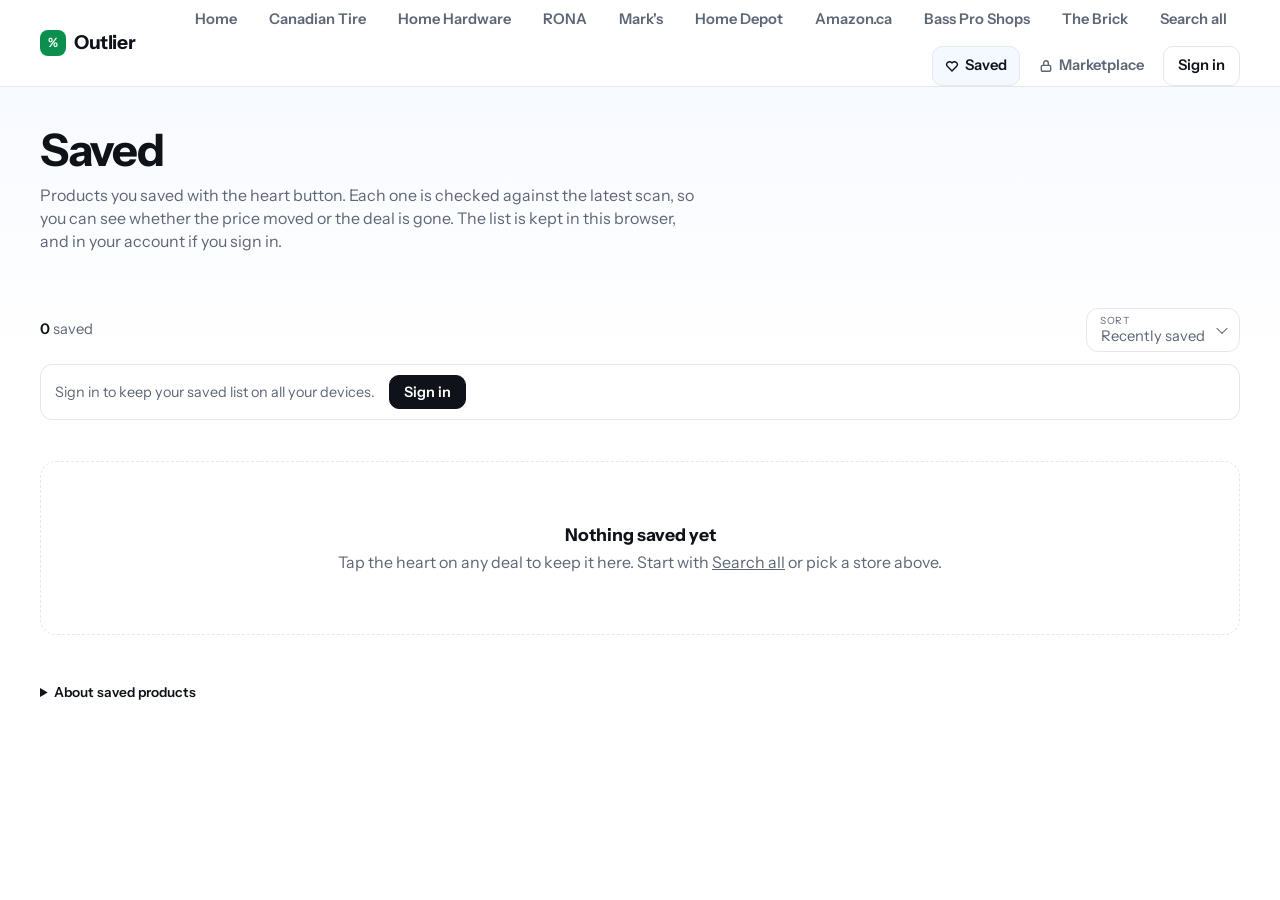
<file: saved/index.html>
<!DOCTYPE html>
<html lang="en">
<head>
<meta charset="utf-8">
<meta name="viewport" content="width=device-width, initial-scale=1">
<title>Saved deals | Outlier</title>
<meta name="description" content="The products you saved on Outlier, with their prices checked against the latest scan.">
<meta name="robots" content="noindex">
<link rel="preconnect" href="https://fonts.googleapis.com">
<link rel="preconnect" href="https://fonts.gstatic.com" crossorigin>
<link href="https://fonts.googleapis.com/css2?family=Instrument+Sans:wght@400;500;600;700&display=swap" rel="stylesheet">
<link rel="stylesheet" href="../assets/site.css?v=14">
</head>
<body>
<header class="site">
  <div class="wrap">
    <a class="brand-link" href="../"><i aria-hidden="true"></i>Outlier</a>
    <nav class="menu" id="menu" aria-label="Stores"></nav>
  </div>
</header>
<script src="../assets/nav.js?v=6" data-base="../" data-here="saved" defer></script>

<header class="wrap hero">
  <h1>Saved</h1>
  <p>Products you saved with the heart button. Each one is checked against the latest scan, so you can see whether the price moved or the deal is gone. The list is kept in this browser, and in your account if you sign in.</p>
  <div class="stats" id="stats" aria-live="polite"></div>
</header>

<main class="wrap">
  <div class="status">
    <span class="saved-tools">
      <span id="count" aria-live="polite"></span>
      <span id="clearbox"></span>
    </span>
    <div class="sel labeled"><span class="tag">Sort</span><select id="sort" aria-label="Sort saved products">
      <option value="recent">Recently saved</option>
      <option value="low">Lowest price</option>
      <option value="store">Store</option>
    </select></div>
  </div>
  <div class="syncbar" id="syncbar" hidden></div>
  <div class="calcpair">
    <section class="calc" id="calc" aria-labelledby="calch" hidden></section>
    <section class="calc savings" id="savings" aria-labelledby="savh" hidden></section>
  </div>
  <p class="loadnote" id="undo" aria-live="polite"></p>
  <div class="grid" id="list"></div>
  <footer>
    <details>
      <summary>About saved products</summary>
      <p>Saved products live in this browser's local storage on this device, so clearing your browser's site data or using a private window removes them. Sign in with your email to also keep the list in your account: it then follows you to any phone or computer, and only you can read it. Each saved product keeps the photo, link and price from the moment you saved it. The "now" price comes from the latest daily scan of that store; if a product is missing from the scan it is no longer 50% off or more, or it sold out, so open the store to check. Store prices and stock can differ from what was scanned.</p>
    </details>
  </footer>
</main>

<script src="../assets/saved.js?v=2"></script>
<script src="../assets/sync.js?v=1"></script>
<script>
(function () {
  const $ = (id) => document.getElementById(id);
  const fmt = (n) => n == null ? '' : '$' + n.toFixed(2);
  const esc = (s) => String(s == null ? '' : s).replace(/[&<>"']/g, c => ({ '&': '&amp;', '<': '&lt;', '>': '&gt;', '"': '&quot;', "'": '&#39;' }[c]));
  const DATA = { 'canadian-tire': 'data/canadian-tire/deals.json', 'marks': 'data/marks/deals.json', 'home-hardware': 'data/home-hardware/deals.json',
    'amazon': 'data/amazon/deals.json', 'home-depot': 'data/home-depot/deals.json', 'rona': 'data/rona/deals.json', 'bass-pro': 'data/bass-pro/deals.json', 'brick': 'data/brick/deals.json' };
  const NAMES = {};
  const NOW = {};        // store id -> Map(code -> { sale, orig }) from the latest scan, or null when it could not be loaded
  let sort = 'recent', lastRemoved = null, clearing = false;
  // Products the person unticked for the calculator (default is everything counted). Kept per browser, like the saved list.
  const SEL_KEY = 'outlier.saved.off.v1';
  let off = new Set();
  try { const v = JSON.parse(localStorage.getItem(SEL_KEY) || '[]'); if (Array.isArray(v)) off = new Set(v.filter(k => typeof k === 'string')); } catch (e) {}
  function saveOff() {
    try {
      const keep = new Set(window.Saved.list().map(x => x.k));
      off = new Set([...off].filter(k => keep.has(k)));
      if (off.size) localStorage.setItem(SEL_KEY, JSON.stringify([...off])); else localStorage.removeItem(SEL_KEY);
    } catch (e) {}
  }
  const isGone = (x) => { const st = status(x); return st.kind === 'gone' || (x.p == null && st.kind !== 'live'); };

  // The cheapest-by-percentage deal for a product in the latest scan, the same rule the store pages use for "best".
  function best(row) {
    let b = null;
    for (const d of row[7]) {
      const raw = d[3] ? 1 - d[1] / d[3] : 0;
      if (!b || raw > b.raw || (raw === b.raw && d[1] < b.sale)) b = { raw, sale: d[1], orig: d[3] };
    }
    return b;
  }

  function status(x) {
    const m = NOW[x.s];
    if (m === undefined) return { kind: 'loading' };
    if (m === null) return { kind: 'unknown' };
    const cur = m.get(x.c);
    if (!cur) return { kind: 'gone' };
    return { kind: 'live', cur };
  }

  function card(x) {
    const st = status(x), name = NAMES[x.s] || x.s;
    const now = st.kind === 'live' ? st.cur : null;
    const sale = now ? now.sale : x.p, orig = now ? now.orig : x.o;
    const pct = sale != null && orig ? Math.floor((1 - sale / orig) * 100 + 0.05) : 0;
    let chg;
    if (st.kind === 'live' && x.p != null) {
      const diff = Math.round((st.cur.sale - x.p) * 100) / 100;
      chg = diff < 0 ? `<p class="chg drop"><b>Down ${fmt(-diff)}</b> since you saved it at ${fmt(x.p)}</p>`
        : diff > 0 ? `<p class="chg up"><b>Up ${fmt(diff)}</b> since you saved it at ${fmt(x.p)}</p>`
        : `<p class="chg">Same price as when you saved it (${fmt(x.p)})</p>`;
    } else if (st.kind === 'gone') {
      chg = `<p class="chg gone">Not in the latest scan, so it may no longer be 50% off or may have sold out. Saved at ${fmt(x.p)}. Check the store.</p>`;
    } else if (st.kind === 'unknown') {
      chg = `<p class="chg gone">Could not check the current price. Saved at ${fmt(x.p)}.</p>`;
    } else {
      chg = `<p class="chg">Checking the latest price…</p>`;
    }
    const badge = pct >= 50 && st.kind !== 'gone' ? `<span class="pct">${pct}% off</span>` : '';
    const media = x.i
      ? `<a class="media" href="${esc(x.u)}" target="_blank" rel="noopener" tabindex="-1" aria-hidden="true"><img src="${esc(x.i)}" alt="" width="400" height="400" loading="lazy" decoding="async" referrerpolicy="no-referrer">${badge}</a>`
      : `<a class="media none" href="${esc(x.u)}" target="_blank" rel="noopener" tabindex="-1" aria-hidden="true">${badge}</a>`;
    return `<article class="card">${media}
      <div class="body">
        <p class="brand"><span class="ret">${esc(name)}</span>${x.b ? ' · ' + esc(x.b) : ''}</p>
        <h2><a href="${esc(x.u)}" target="_blank" rel="noopener">${esc(x.t)}</a></h2>
        <p class="price"><strong>${x.m && st.kind !== 'live' ? '<small>from </small>' : ''}${fmt(sale)}</strong>${orig ? `<s>${fmt(orig)}</s>` : ''}</p>
        ${chg}
        ${isGone(x) ? '<p class="inc off">Not counted in the calculator</p>'
          : `<label class="inc"><input type="checkbox" data-inc="${esc(x.k)}"${off.has(x.k) ? '' : ' checked'}> <span>Count in calculator</span></label>`}
        <div class="actions"><a class="btn" href="${esc(x.u)}" target="_blank" rel="noopener">View deal</a><button type="button" class="btn ghost rm" data-rm="${esc(x.k)}" aria-label="Remove from saved: ${esc(x.t)}">Remove</button></div>
      </div></article>`;
  }

  function sorted(list) {
    const a = list.slice();
    if (sort === 'low') a.sort((p, q) => (cur(p) ?? Infinity) - (cur(q) ?? Infinity));
    else if (sort === 'store') a.sort((p, q) => (NAMES[p.s] || p.s).localeCompare(NAMES[q.s] || q.s) || q.at - p.at);
    return a;
  }
  function cur(x) { const s = status(x); return s.kind === 'live' ? s.cur.sale : x.p; }

  const TAX = 0.13;      // Ontario HST
  const cents = (n) => Math.round(n * 100);
  const money = (c) => '$' + (c / 100).toLocaleString('en-CA', { minimumFractionDigits: 2, maximumFractionDigits: 2 });

  // Totals use the current scan price when it is known, the price you saved it at when the store could not be checked,
  // and leave out products that dropped out of the latest scan (they may no longer be at that price or in stock).
  function calc(list) {
    let sub = 0, base = 0, n = 0, skipped = 0, noList = 0, rows = [], pickable = 0;
    for (const x of list) {
      const st = status(x);
      if (isGone(x)) { skipped++; continue; }
      pickable++;
      if (off.has(x.k)) continue;
      const c = cents(st.kind === 'live' ? st.cur.sale : x.p);
      // Base price = the regular price shown crossed out on the card. Without one, the product adds nothing to the savings.
      const o = st.kind === 'live' ? st.cur.orig : x.o;
      if (!o) noList++;
      const oc = o ? Math.max(cents(o), c) : c;
      sub += c; base += oc; n++;
      rows.push({ x, c, oc, saved: st.kind !== 'live' });
    }
    const tax = Math.round(sub * TAX);
    const baseTax = Math.round(base * TAX);
    return { sub, tax, total: sub + tax, base, baseTax, baseTotal: base + baseTax, saveTotal: base + baseTax - (sub + tax), save: base - sub, n, skipped, noList, rows, pickable };
  }

  function renderCalc(list) {
    const el = $('calc');
    if (!list.length) { el.hidden = true; el.innerHTML = ''; return; }
    const c = calc(list), open = el.querySelector('details') && el.querySelector('details').open;
    const unchecked = list.filter(x => status(x).kind === 'unknown').length;
    const loading = list.some(x => status(x).kind === 'loading');
    el.hidden = false;
    el.innerHTML = `<div class="calchead"><h2 id="calch">Calculator</h2>
        <span class="calcpick"><span class="calcsel">${c.n} of ${c.pickable} selected</span>
          <button type="button" class="btn ghost" id="selall"${c.n === c.pickable ? ' disabled' : ''}>Select all</button>
          <button type="button" class="btn ghost" id="selnone"${c.n === 0 ? ' disabled' : ''}>Deselect all</button></span></div>
      <dl class="calcrows">
        <div><dt>Subtotal <span>${c.n} ${c.n === 1 ? 'product' : 'products'}</span></dt><dd>${money(c.sub)}</dd></div>
        <div><dt>HST <span>13%</span></dt><dd>${money(c.tax)}</dd></div>
        <div class="tot"><dt>Total</dt><dd>${money(c.total)}</dd></div>
      </dl>
      <p class="calcnote">Adds up the current price of each ticked product, then adds 13% Ontario HST. Tick or untick products below to change the total. ${c.skipped ? `<b>${c.skipped} not counted</b> because ${c.skipped === 1 ? 'it is' : 'they are'} missing from the latest scan. ` : ''}${unchecked ? 'Some stores could not be checked, so those use the price you saved. ' : ''}${loading ? 'Still checking the latest prices. ' : ''}Shipping, deposits and in-store price differences are not included.</p>
      ${c.rows.length ? `<details${open ? ' open' : ''}><summary>Itemized list</summary><ul class="calcitems">${c.rows.map(r => `<li><span>${esc(r.x.t)}</span><b>${money(r.c)}</b></li>`).join('')}</ul></details>` : ''}`;
  }

  function renderSavings(list) {
    const el = $('savings');
    if (!list.length) { el.hidden = true; el.innerHTML = ''; return; }
    const c = calc(list), open = el.querySelector('details') && el.querySelector('details').open;
    const pct = c.base > 0 ? Math.floor((1 - c.sub / c.base) * 100 + 0.05) : 0;
    const loading = list.some(x => status(x).kind === 'loading');
    el.hidden = false;
    el.innerHTML = `<div class="calchead"><h2 id="savh">Savings</h2>
        <span class="calcpick"><span class="calcsel">${c.n} of ${c.pickable} selected</span></span></div>
      <dl class="calcrows">
        <div><dt>Base prices <span>${c.n} ${c.n === 1 ? 'product' : 'products'}</span></dt><dd>${money(c.base)}</dd></div>
        <div><dt>HST <span>13%</span></dt><dd>${money(c.baseTax)}</dd></div>
        <div class="tot"><dt>Base total</dt><dd>${money(c.baseTotal)}</dd></div>
      </dl>
      <div class="savebox"><span class="savelabel">Amount saved <span>with HST</span></span><b class="saveamt">${money(c.saveTotal)}</b>${c.save > 0 ? `<span class="savepct">${money(c.save)} before tax · ${pct}% off</span>` : ''}</div>
      <p class="calcnote">Base price is the regular price crossed out on each product. HST of 13% is added to the base prices the same way the calculator adds it to the sale prices, so the amount saved includes the tax you avoid paying. It uses the same ticked products as the calculator. ${c.noList ? `<b>${c.noList} ${c.noList === 1 ? 'product has' : 'products have'} no regular price listed</b>, so ${c.noList === 1 ? 'it adds' : 'they add'} nothing to the savings. ` : ''}${loading ? 'Still checking the latest prices. ' : ''}Regular prices are set by each store and may not have been what people actually paid.</p>
      ${c.rows.length ? `<details${open ? ' open' : ''}><summary>Itemized list</summary><ul class="calcitems sv">${c.rows.map(r => `<li><span>${esc(r.x.t)}</span><b>${money(r.oc)}</b><em>${r.oc > r.c ? `save ${money(r.oc - r.c)}` : '—'}</em></li>`).join('')}</ul></details>` : ''}`;
  }

  function renderCalcs(list) { renderCalc(list); renderSavings(list); }

  function renderSync() {
    const el = $('syncbar'); if (!el || !window.Sync) return;
    const s = window.Sync.state(), n = window.Saved.count();
    if (s.status === 'out') {
      el.hidden = false;
      el.innerHTML = s.note ? `<span>${esc(s.note)}</span>` + ' <button type="button" class="btn ghost" data-sync>Sign in</button>'
        : `<span>${n ? 'Your list is only on this device.' : 'Sign in to keep your saved list on all your devices.'}</span><button type="button" class="btn" data-sync>${n ? 'Sign in to keep it on all your devices' : 'Sign in'}</button>`;
    } else if (s.status === 'busy') { el.hidden = false; el.innerHTML = '<span>Syncing…</span>'; }
    else if (s.status === 'error') { el.hidden = false; el.innerHTML = `<span><b>Could not sync.</b> Your changes are kept on this device and will sync when the connection is back.</span> <button type="button" class="btn ghost" data-sync>Account</button>`; }
    else { el.hidden = false; el.innerHTML = `<span>Synced to <b>${esc(s.email)}</b></span><button type="button" class="btn ghost" data-sync>Account</button>`; }
  }

  function render() {
    const list = window.Saved.list();
    renderSync();
    renderCalcs(list);
    $('count').innerHTML = `<b>${list.length.toLocaleString()}</b> saved`;
    $('clearbox').innerHTML = !list.length ? '' : clearing
      ? 'Remove all saved products? <button type="button" class="btn danger" id="clearyes">Yes, remove all</button> <button type="button" class="btn ghost" id="clearno">Keep them</button>'
      : '<button type="button" class="btn ghost" id="clear">Clear all</button>';
    const st = list.map(status);
    const down = list.filter((x, i) => st[i].kind === 'live' && x.p != null && st[i].cur.sale < x.p - 0.005).length;
    const gone = st.filter(s => s.kind === 'gone').length;
    $('stats').innerHTML = list.length
      ? `<span><b>${list.length}</b> saved</span>${down ? `<span><b>${down}</b> cheaper now</span>` : ''}${gone ? `<span><b>${gone}</b> not in the latest scan</span>` : ''}`
      : '';
    $('list').innerHTML = list.length ? sorted(list).map(card).join('')
      : '<div class="empty" style="grid-column:1/-1"><b>Nothing saved yet</b>Tap the heart on any deal to keep it here. Start with <a href="../search/">Search all</a> or pick a store above.</div>';
    $('undo').innerHTML = lastRemoved ? `Removed “${esc(lastRemoved.t)}”. <button type="button" class="btn ghost" id="undobtn" style="flex:none;padding:4px 12px">Undo</button>` : '';
  }

  document.addEventListener('click', (e) => {
    const t = e.target;
    const rm = t.closest && t.closest('[data-rm]');
    if (rm) { lastRemoved = window.Saved.list().find(x => x.k === rm.dataset.rm) || null; window.Saved.remove(rm.dataset.rm); return; }
    if (t.id === 'undobtn' && lastRemoved) { const r = lastRemoved; lastRemoved = null; window.Saved.toggle(r); return; }
    if (t.id === 'clear') { clearing = true; render(); const y = $('clearno'); if (y) y.focus(); return; }
    if (t.id === 'clearno') { clearing = false; render(); const c = $('clear'); if (c) c.focus(); return; }
    if (t.closest && t.closest('[data-sync]')) { window.Sync && window.Sync.open(); return; }
    if (t.id === 'selall' || t.id === 'selnone') {
      const all = t.id === 'selall';
      window.Saved.list().forEach(x => { if (isGone(x)) return; if (all) off.delete(x.k); else off.add(x.k); });
      document.querySelectorAll('[data-inc]').forEach(b => { b.checked = all; });
      saveOff(); renderCalcs(window.Saved.list());
      const nb = $(t.id); if (nb && !nb.disabled) nb.focus(); else { const o = $(all ? 'selnone' : 'selall'); if (o) o.focus(); }
      return;
    }
    if (t.id === 'clearyes') { clearing = false; lastRemoved = null; window.Saved.clear(); }
  });
  document.addEventListener('change', (e) => {
    const b = e.target;
    if (!b.matches || !b.matches('[data-inc]')) return;
    if (b.checked) off.delete(b.dataset.inc); else off.add(b.dataset.inc);
    saveOff(); renderCalcs(window.Saved.list());
  });
  $('sort').addEventListener('change', (e) => { sort = e.target.value; render(); });
  window.Saved.onChange(() => { render(); ensure(); });
  if (window.Sync) window.Sync.onChange(() => { render(); ensure(); });

  // Check each store that has a saved product against its latest scan (once per store per visit).
  const asked = new Set();
  function ensure() {
    const stores = [...new Set(window.Saved.list().map(x => x.s))].filter(s => DATA[s] && !asked.has(s));
    stores.forEach(s => asked.add(s));
    return Promise.all(stores.map(async (s) => {
      try {
        const r = await fetch('../' + DATA[s]); if (!r.ok) throw new Error(r.status);
        const d = await r.json(), m = new Map();
        for (const row of d.items) { const b = best(row); if (b) m.set(String(row[0]), { sale: b.sale, orig: b.orig }); }
        NOW[s] = m;
      } catch (e) { NOW[s] = null; }
      render();
    }));
  }
  async function load() {
    try { const r = await fetch('../retailers.json'); const d = await r.json(); d.retailers.forEach(x => { NAMES[x.id] = x.name; }); } catch (e) {}
    render();
    ensure();
  }
  load();
})();
</script>
</body>
</html>
</file>
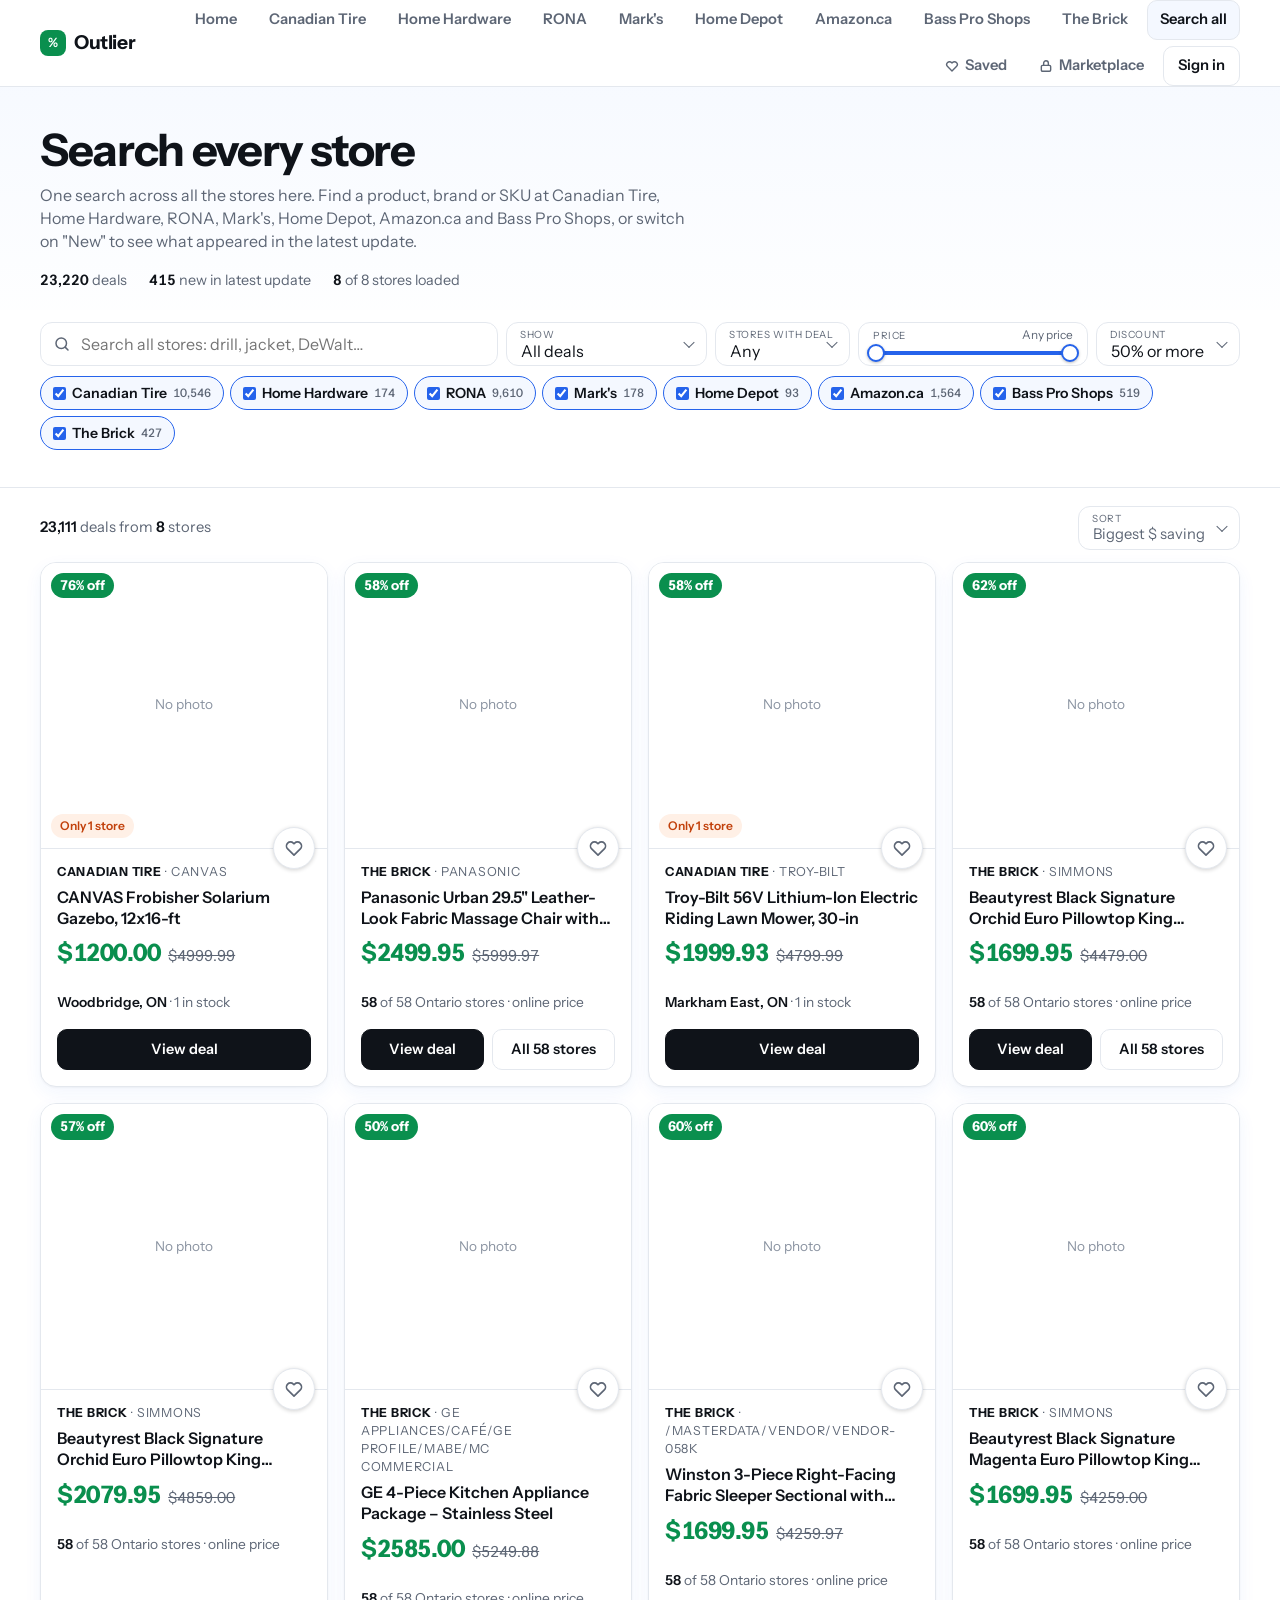
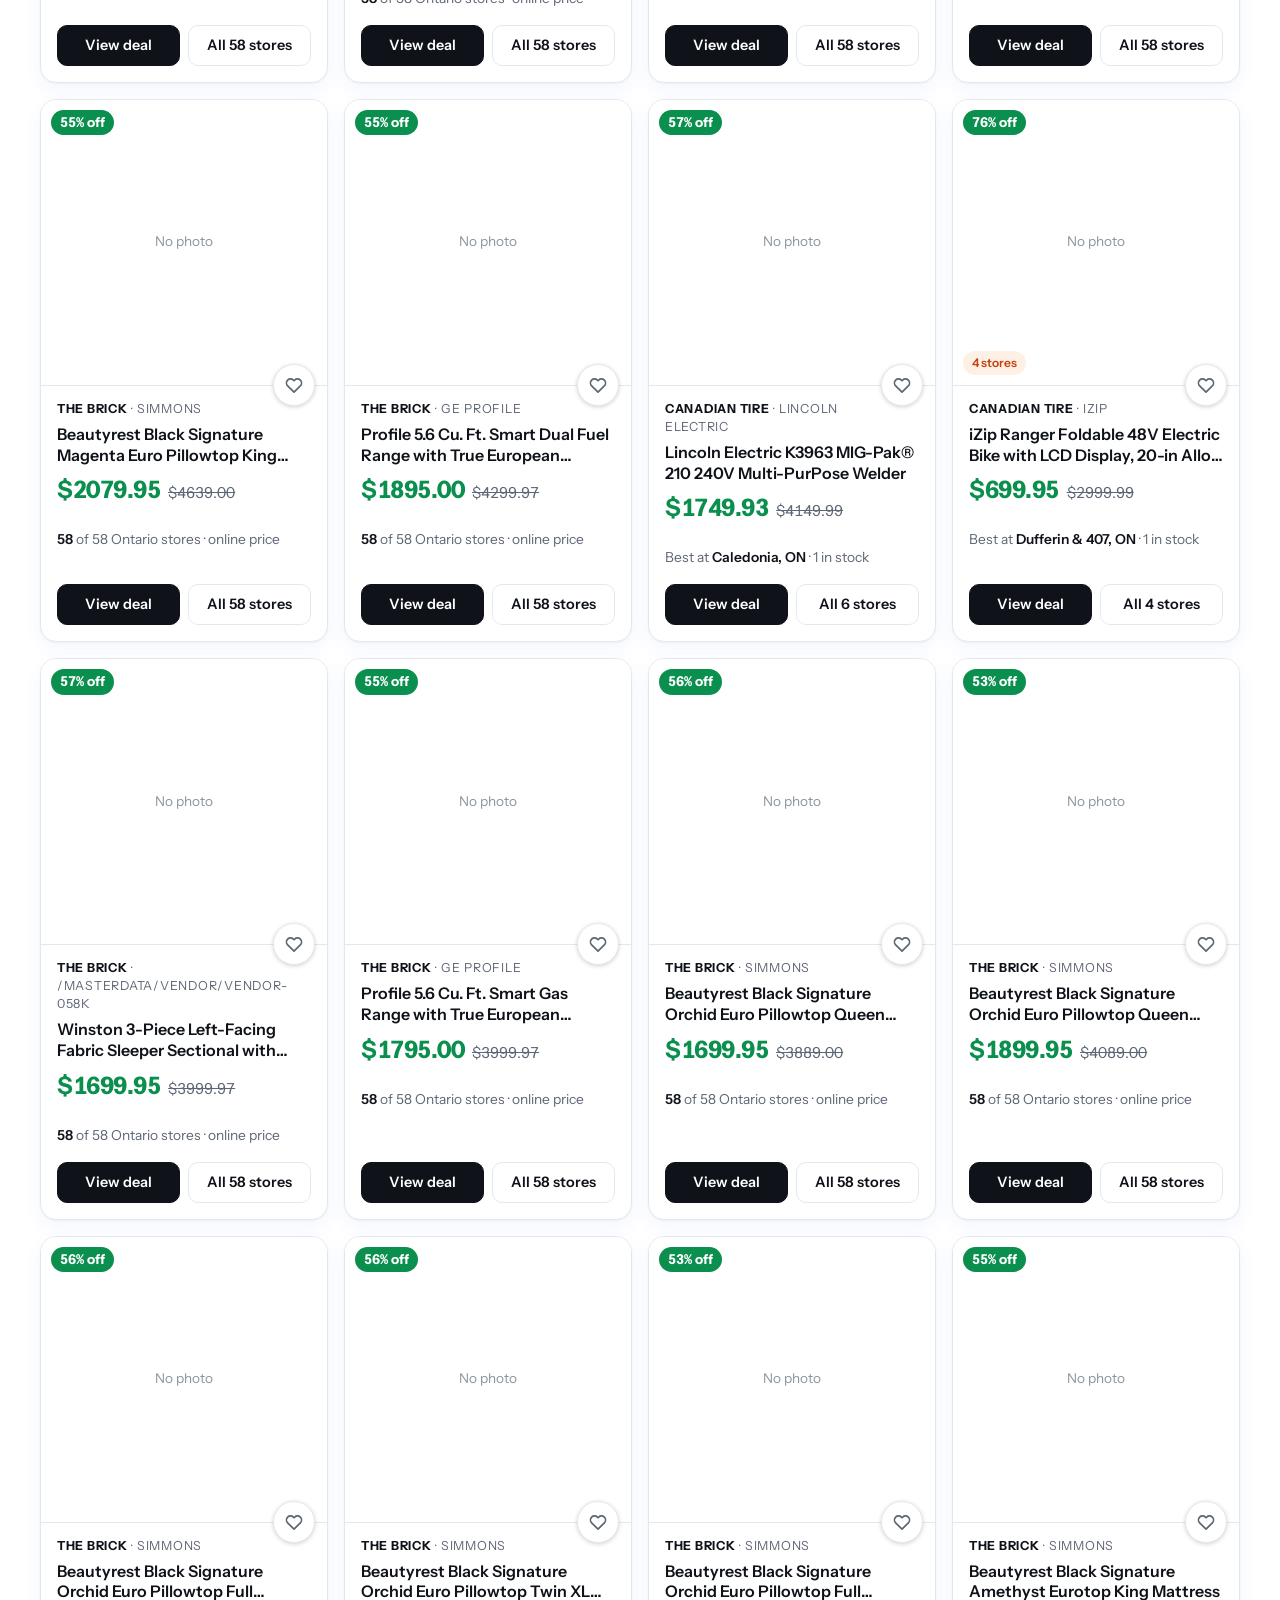
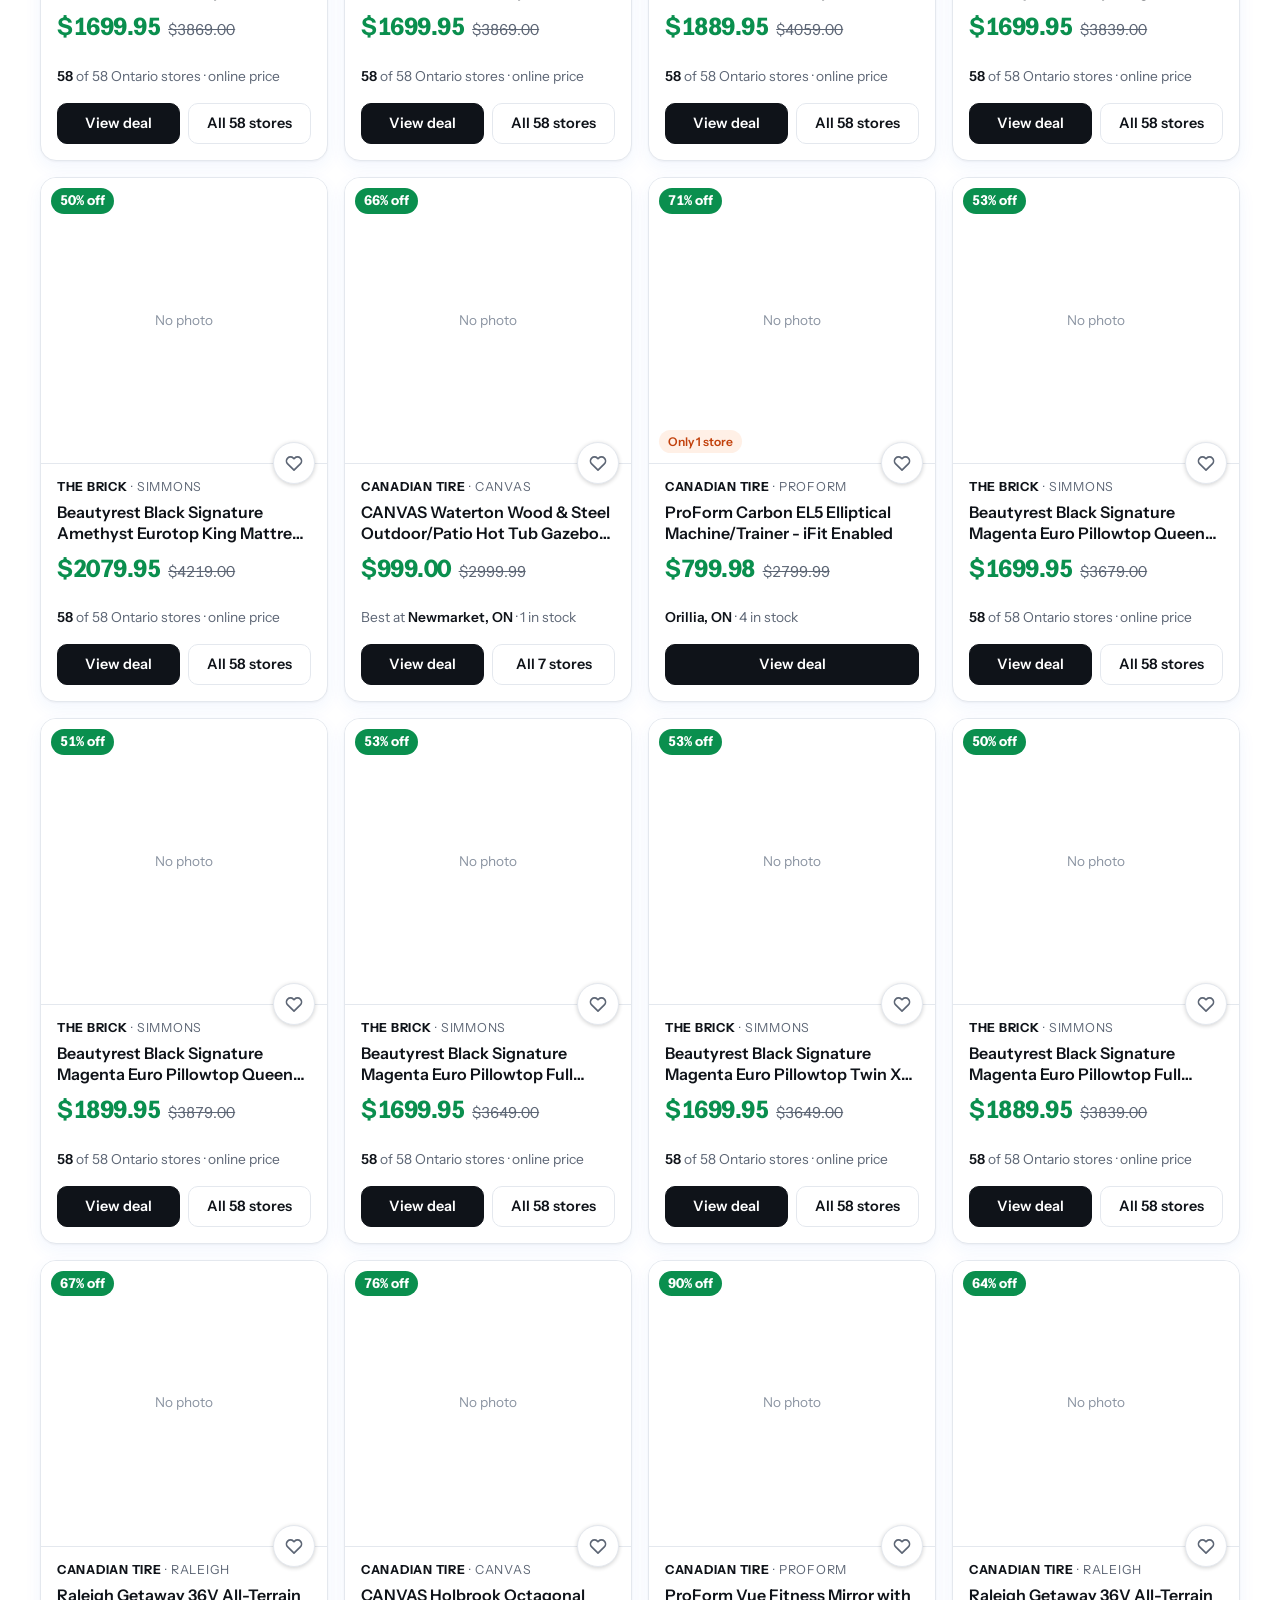
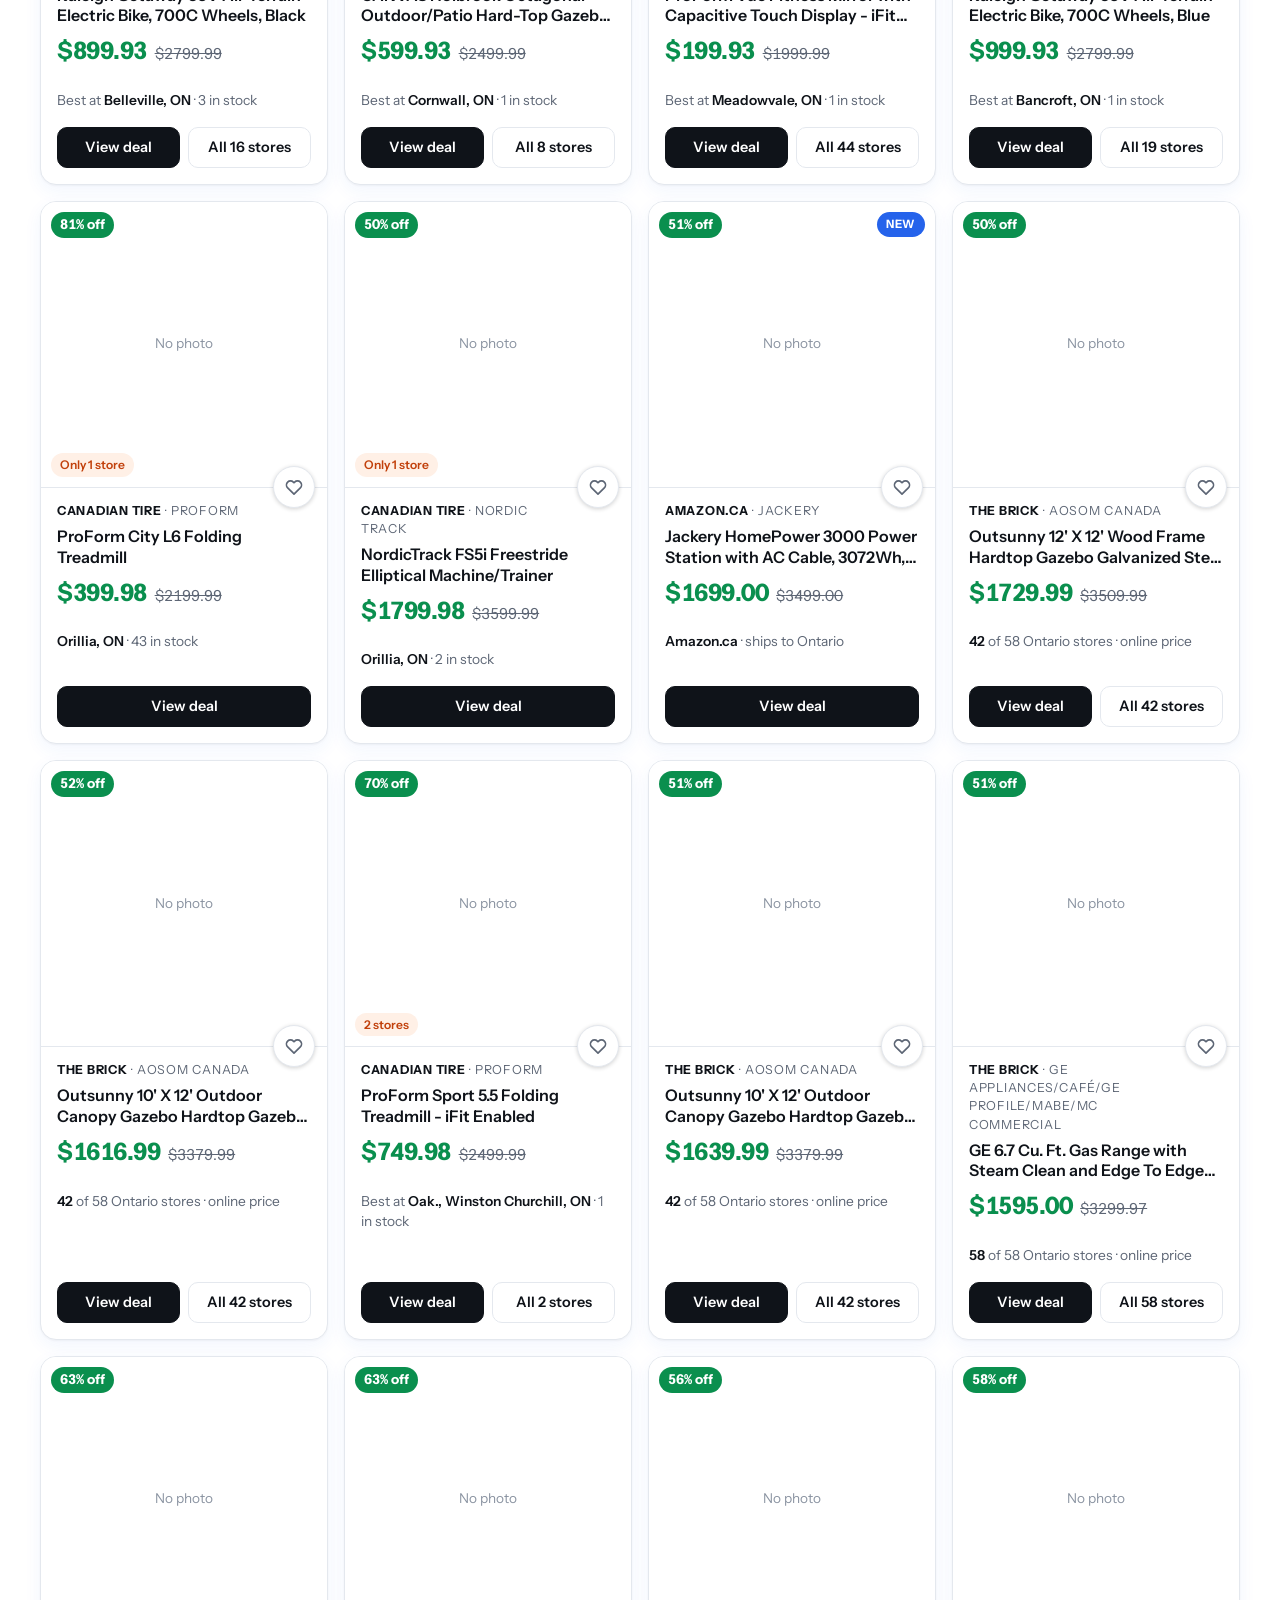
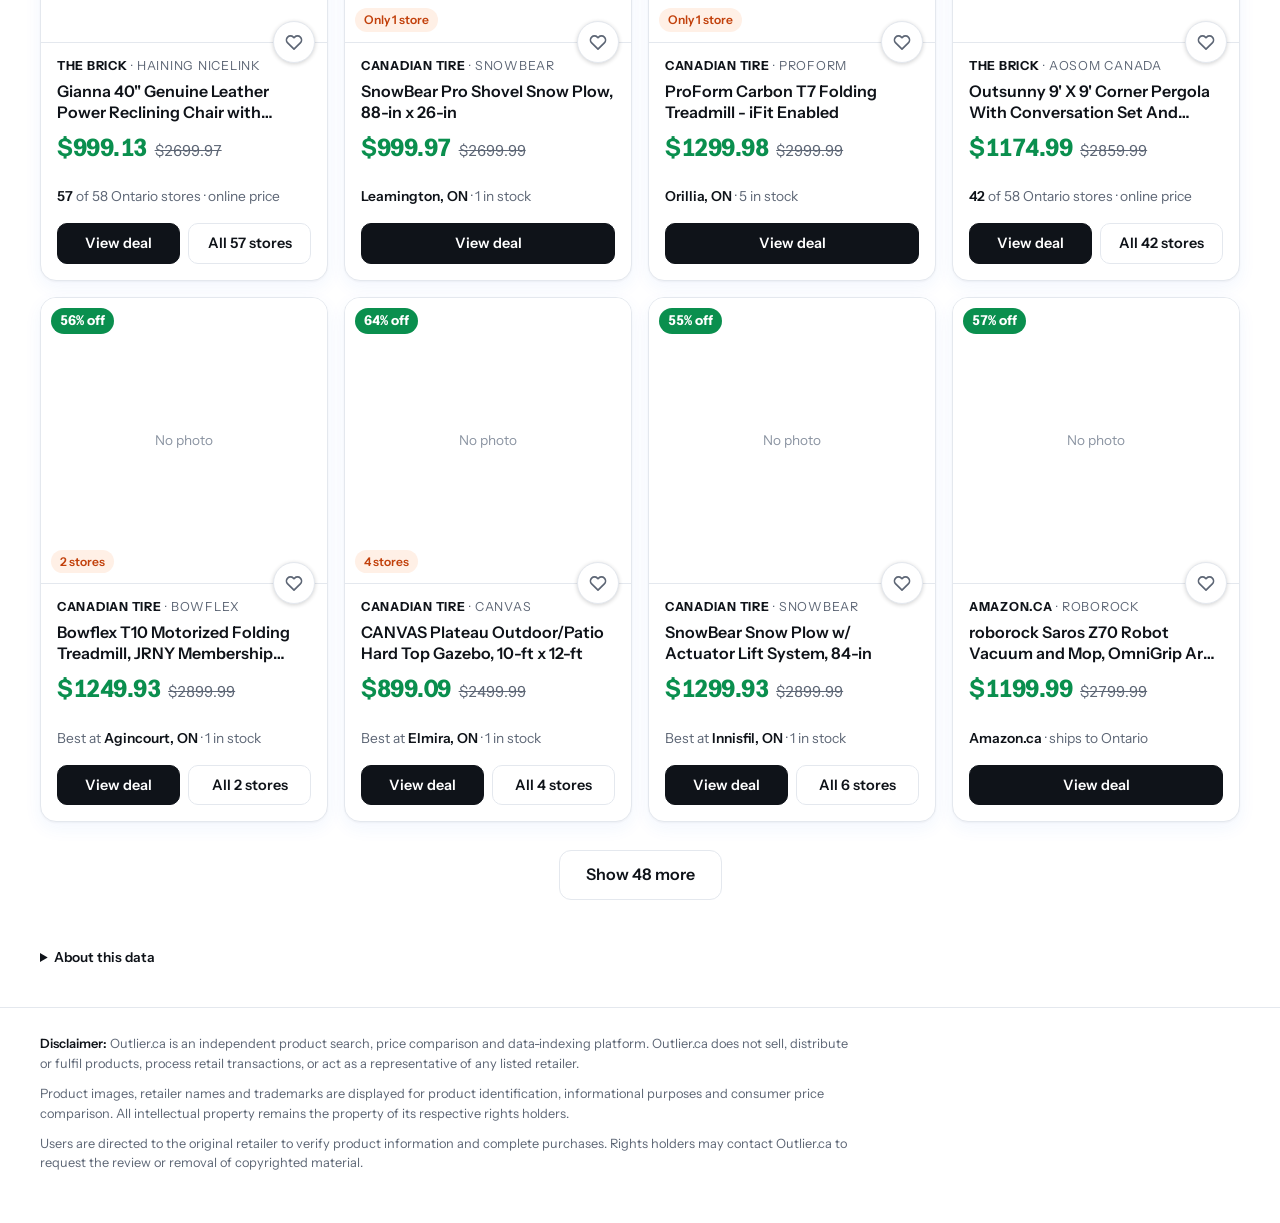
<file: search/index.html>
<!DOCTYPE html>
<html lang="en">
<head>
<meta charset="utf-8">
<meta name="viewport" content="width=device-width, initial-scale=1">
<title>Search every store | Outlier</title>
<meta name="description" content="One search across Canadian Tire, Home Hardware, RONA, Mark's, Home Depot, Amazon.ca and Bass Pro Shops: products at 50% off or more, with the newest deals first.">
<link rel="preconnect" href="https://fonts.googleapis.com">
<link rel="preconnect" href="https://fonts.gstatic.com" crossorigin>
<link href="https://fonts.googleapis.com/css2?family=Instrument+Sans:wght@400;500;600;700&display=swap" rel="stylesheet">
<link rel="stylesheet" href="../assets/site.css?v=8">
</head>
<body>
<header class="site">
  <div class="wrap">
    <a class="brand-link" href="../"><i aria-hidden="true"></i>Outlier</a>
    <nav class="menu" id="menu" aria-label="Stores"></nav>
  </div>
</header>
<script src="../assets/nav.js?v=6" data-base="../" data-here="search" defer></script>

<header class="wrap hero">
  <h1>Search every store</h1>
  <p>One search across all the stores here. Find a product, brand or SKU at Canadian Tire, Home Hardware, RONA, Mark's, Home Depot, Amazon.ca and Bass Pro Shops, or switch on "New" to see what appeared in the latest update.</p>
  <div class="stats" id="stats" aria-live="polite">Loading deals…</div>
</header>

<section class="controls" aria-label="Filters">
  <div class="wrap">
    <div class="row">
      <label class="search">
        <span class="sr" hidden>Search</span>
        <svg viewBox="0 0 24 24" fill="none" stroke="currentColor" stroke-width="2" stroke-linecap="round" aria-hidden="true"><circle cx="11" cy="11" r="7"/><path d="m20 20-3.5-3.5"/></svg>
        <input type="search" id="q" placeholder="Search all stores: drill, jacket, DeWalt…" autocomplete="off" aria-label="Search products, brands or SKUs in every store">
      </label>
      <div class="sel labeled"><span class="tag">Show</span><select id="when" aria-label="Show only new deals">
        <option value="0" selected>All deals</option>
        <option value="1">New in latest update</option>
        <option value="3">New in last 3 days</option>
        <option value="7">New in last 7 days</option>
      </select></div>
      <div class="sel labeled"><span class="tag">Stores with deal</span><select id="maxn" aria-label="How many stores have the deal">
        <option value="0" selected>Any</option>
        <option value="1">Only 1 store</option>
        <option value="3">3 or fewer</option>
        <option value="5">5 or fewer</option>
        <option value="10">10 or fewer</option>
        <option value="25">25 or fewer</option>
      </select></div>
      <div class="pfmount" id="pricef"></div>
      <div class="sel labeled"><span class="tag">Discount</span><select id="minpct" aria-label="Minimum discount">
        <option value="50" selected>50% or more</option>
        <option value="60">60% or more</option>
        <option value="70">70% or more</option>
        <option value="80">80% or more</option>
        <option value="90">90% or more</option>
      </select></div>
    </div>
    <div class="chips" id="chips" role="group" aria-label="Stores to search"></div>
    <p class="loadnote" id="loadnote" aria-live="polite"></p>
  </div>
</section>

<main class="wrap">
  <div class="status">
    <span id="count" aria-live="polite"></span>
    <div class="sel labeled"><span class="tag">Sort</span><select id="sort" aria-label="Sort by">
      <option value="save">Biggest $ saving</option>
      <option value="new">Newest first</option>
      <option value="pct">Biggest % off</option>
      <option value="rare">Fewest stores</option>
      <option value="low">Lowest price</option>
    </select></div>
  </div>
  <div class="grid" id="list"></div>
  <button class="more" id="more" type="button" hidden>Show more</button>
  <footer>
    <details>
      <summary>About this data</summary>
      <p id="foot"></p>
    </details>
  </footer>
</main>

<dialog id="dlg" closedby="any" aria-labelledby="dtitle">
  <div class="dhead">
    <div><h3 id="dtitle"></h3><p id="dsub"></p></div>
    <button class="x" type="button" id="dclose" aria-label="Close">×</button>
  </div>
  <ul class="stores" id="dlist"></ul>
</dialog>

<script src="../assets/saved.js?v=2"></script>
<script src="../assets/pricefilter.js?v=2"></script>
<script>
(function () {
  const $ = (id) => document.getElementById(id);
  const fmt = (n) => n == null ? '' : '$' + n.toFixed(2);
  const offLabel = (d) => Math.max(50, Math.floor(d.raw * 100 + 0.05)) + '%';
  const esc = (s) => String(s == null ? '' : s).replace(/[&<>"']/g, c => ({ '&': '&amp;', '<': '&lt;', '>': '&gt;', '"': '&quot;', "'": '&#39;' }[c]));
  const PAGE = 48;

  // Per-retailer differences: where the data is, how photos and product links are built, how a deal row reads.
  const ctImg = (host, extra) => (v) => {
    if (typeof v !== 'string' || !v) return '';
    if (/^product\/[A-Za-z0-9\/_.\-]+$/.test(v)) return 'https://' + host + '/' + v + '?imwidth=400';
    if (extra.test(v)) return v + '?imwidth=400';
    return '';
  };
  const ctDeal = (d) => d.length > 4 ? (typeof d[4] === 'number' && d[4] >= 0 ? d[4] : null) : undefined;
  const ctStock = (d) => d.q === undefined ? 'stock not checked' : d.q === null ? 'stock varies by option' : d.q + ' in stock';
  const CFG = {
    'canadian-tire': { data: 'data/canadian-tire/deals.json', site: 'https://www.canadiantire.ca', pad: true, kind: 'ct', stock: ctStock,
      img: ctImg('media-www.canadiantire.ca', /^https:\/\/media-www\.(canadiantire|partycity)\.ca\/[A-Za-z0-9\/_.\-]+$/) },
    'marks': { data: 'data/marks/deals.json', site: 'https://www.marks.com', pad: true, kind: 'ct', stock: ctStock,
      img: ctImg('media-www.marks.com', /^https:\/\/media-www\.marks\.com\/[A-Za-z0-9\/_.\-]+$/) },
    'home-hardware': { data: 'data/home-hardware/deals.json', site: 'https://www.homehardware.ca', pad: false, kind: 'hw',
      stock: (d) => d.q > 0 ? d.q + ' in store' : d.w > 0 ? 'ships to store' : 'stock not checked',
      img: (v) => /^https:\/\/homehardware\.sirv\.com\/products\/\d+\/\d+\.view$/.test(v) ? v + '?thumb=image&w=400&q=75' : '' },
    'amazon': { data: 'data/amazon/deals.json', site: 'https://www.amazon.ca', pad: false, kind: 'am', online: true,
      stock: () => 'ships to Ontario',
      img: (v) => { const m = typeof v === 'string' && v.match(/^https:\/\/m\.media-amazon\.com\/images\/I\/([A-Za-z0-9%+_\-]+)\.(jpg|png)$/); return m ? 'https://m.media-amazon.com/images/I/' + m[1] + '._AC_UL400_.' + m[2] : ''; } },
    'bass-pro': { data: 'data/bass-pro/deals.json', site: 'https://www.basspro.ca', pad: false, kind: 'am', online: true,
      stock: () => 'online price',
      img: (v) => typeof v === 'string' && /^ProductImages\/[A-Za-z0-9\/_.\-]+$/.test(v) ? 'https://assets.basspro.com/image/upload/f_auto/c_scale,w_400/v1/' + v : '' },
    'brick': { data: 'data/brick/deals.json', site: 'https://www.thebrick.com', pad: false, kind: 'am', zones: true,
      stock: () => 'online price',
      img: (v) => typeof v === 'string' && /^1\/2660\/5202\/[A-Za-z0-9\/_.\-]+$/.test(v) ? 'https://cdn.shopify.com/s/files/' + v + '?width=400' : '' },
    'home-depot': { data: 'data/home-depot/deals.json', site: 'https://www.homedepot.ca', pad: false, kind: 'hw',
      stock: (d) => d.q > 0 ? d.q + ' in store' : 'stock not checked',
      img: (v) => /^https:\/\/images\.homedepot\.ca\/productimages\/p_[A-Za-z0-9\-]+\.jpg(\?product-images=[a-z]+)?$/.test(v) ? v : '' },
    'rona': { data: 'data/rona/deals.json', site: 'https://www.rona.ca', pad: false, kind: 'hw',
      stock: (d) => d.q > 0 ? d.q + ' in store' : 'stock not checked',
      img: (v) => /^https:\/\/cdn\.rona\.ca\/images\/[A-Za-z0-9_\-]+\.jpg$/.test(v) ? v.replace(/_M\.jpg$/, '_L.jpg') : '' }
  };

  let RET = [], current = [], shown = PAGE;
  const state = { q: '', when: 0, maxn: 0, minpct: 50, sort: 'save', on: new Set() };

  const qs = new URLSearchParams(location.search);
  state.q = (qs.get('q') || '').slice(0, 120);
  if (qs.get('new') === '1') { state.when = 1; state.sort = 'new'; }

  function syncUrl() {
    const p = new URLSearchParams();
    if (state.q.trim()) p.set('q', state.q.trim());
    if (state.when === 1) p.set('new', '1');
    try { history.replaceState(null, '', p.toString() ? '?' + p : location.pathname); } catch (e) {}
  }

  // "New" = first seen in a retailer's daily refresh (build_data.py stores the date in row[9]; empty = unknown, never new).
  const latestDay = (r) => String(r.D && r.D.generated || '').slice(0, 10);
  const isNew = (r, it) => !!it.first && it.first >= latestDay(r);
  function sinceDate(r, n) {
    if (!n) return '';
    const t = new Date(latestDay(r) + 'T00:00:00Z');
    if (isNaN(t)) return '';
    t.setUTCDate(t.getUTCDate() - (n - 1));
    return t.toISOString().slice(0, 10);
  }

  function prepare(r, data) {
    r.D = data; r.stores = data.stores;
    const kind = r.cfg.kind;
    r.items = data.items.map(row => {
      const deals = row[7].map(d => {
        const raw = d[3] ? 1 - d[1] / d[3] : 0;
        const o = { s: d[0], sale: d[1], saleMax: d[2], orig: d[3], raw, pct: Math.round(raw * 1000) / 10 };
        if (kind === 'ct') o.q = ctDeal(d);
        else if (kind === 'am') o.q = undefined;
        else { o.q = typeof d[4] === 'number' && d[4] >= 0 ? d[4] : 0; o.w = typeof d[5] === 'number' && d[5] >= 0 ? d[5] : 0; }
        return o;
      });
      return { code: row[0], title: row[1], url: row[2], brand: row[3] || '', sku: row[4] || '', multi: !!row[6], img: r.cfg.img(row[8]), deals,
        first: typeof row[9] === 'string' ? row[9] : '', n: deals.length,
        hay: (row[1] + ' ' + (row[3] || '') + ' ' + (row[4] || '') + ' ' + row[0]).toLowerCase() };
    });
  }

  function compute() {
    const terms = state.q.trim().toLowerCase().split(/\s+/).filter(Boolean);
    const counts = {};
    const out = [];
    for (const r of RET) {
      counts[r.id] = 0;
      const since = sinceDate(r, state.when);
      for (const it of r.items || []) {
        if (state.maxn && (r.cfg.online || it.n > state.maxn)) continue;  // online-only Amazon.ca and Bass Pro have no store count
        if (since && !(it.first && it.first >= since)) continue;
        if (terms.length && !terms.every(t => it.hay.includes(t))) continue;
        const vis = it.deals.filter(d => d.raw * 100 >= state.minpct - 0.05 && PriceFilter.test(d.sale));
        if (!vis.length) continue;
        counts[r.id]++;
        if (!state.on.has(r.id)) continue;
        let best = vis[0];
        for (const d of vis) if (d.pct > best.pct || (d.pct === best.pct && d.sale < best.sale)) best = d;
        out.push({ r, it, vis, best });
      }
    }
    const save = (a, b) => (b.best.orig - b.best.sale) - (a.best.orig - a.best.sale);
    const by = {
      save,
      pct: (a, b) => b.best.pct - a.best.pct || a.it.n - b.it.n,
      rare: (a, b) => a.it.n - b.it.n || b.best.pct - a.best.pct,
      low: (a, b) => a.best.sale - b.best.sale,
      new: (a, b) => (b.it.first || '').localeCompare(a.it.first || '') || save(a, b)
    };
    out.sort(by[state.sort] || save);
    return { out, counts };
  }

  const storeName = (r, i) => r.stores[i] ? r.stores[i][1] : 'Store ' + i;
  const storeUrl = (r, it, s) => r.cfg.site + it.url + (r.cfg.pad && r.stores[s] ? '?store=' + String(r.stores[s][0]).padStart(4, '0') : '');

  function card(x, idx) {
    const { r, it, vis, best } = x;
    const url = storeUrl(r, it, best.s);
    const rare = r.cfg.online ? '' : it.n === 1 ? 'Only 1 store' : it.n <= 5 ? it.n + ' stores' : '';
    const fresh = isNew(r, it) ? '<span class="new">New</span>' : '';
    const badges = `<span class="pct">${offLabel(best)} off</span>${fresh}${rare ? `<span class="rare">${rare}</span>` : ''}`;
    const media = it.img
      ? `<a class="media" href="${esc(url)}" target="_blank" rel="noopener" tabindex="-1" aria-hidden="true"><img src="${esc(it.img)}" alt="" width="400" height="400" loading="lazy" decoding="async" referrerpolicy="no-referrer">${badges}</a>`
      : `<a class="media none" href="${esc(url)}" target="_blank" rel="noopener" tabindex="-1" aria-hidden="true">${badges}</a>`;
    const where = vis.length === 1
      ? `<b>${esc(storeName(r, vis[0].s))}</b> · ${r.cfg.stock(vis[0])}`
      : r.cfg.zones ? `<b>${vis.length}</b> of ${r.D.storeCount} Ontario stores · ${r.cfg.stock(best)}`
      : `Best at <b>${esc(storeName(r, best.s))}</b> · ${r.cfg.stock(best)}`;
    const more = vis.length > 1 ? `<button type="button" class="btn ghost" data-stores="${idx}">All ${vis.length} stores</button>` : '';
    return `<article class="card">${media}
      <div class="body">
        ${Saved.btn({ s: r.id, c: it.code, t: it.title, i: it.img, u: url, b: it.brand, p: best.sale, o: best.orig, m: it.multi })}
        <p class="brand"><span class="ret">${esc(r.name)}</span>${it.brand ? ' · ' + esc(it.brand) : ''}</p>
        <h2><a href="${esc(url)}" target="_blank" rel="noopener">${esc(it.title)}</a></h2>
        <p class="price"><strong>${it.multi ? '<small>from </small>' : ''}${fmt(best.sale)}</strong><s>${fmt(best.orig)}</s></p>
        <p class="where">${where}</p>
        <div class="actions"><a class="btn" href="${esc(url)}" target="_blank" rel="noopener">View deal</a>${more}</div>
      </div></article>`;
  }

  function emptyHint() {
    const loading = RET.some(r => r.state === 'loading');
    if (loading) return 'Still loading the stores. Results will appear as they arrive.';
    if (state.when) {
      const tracked = RET.some(r => (r.items || []).some(i => i.first));
      return tracked ? 'Nothing new matches these filters. Try a longer window, another word, or "All deals".'
        : 'New-deal tracking starts with the next daily update, so nothing is marked new yet. Check back tomorrow.';
    }
    return 'Try another word, a lower discount, or turn more stores on.';
  }

  function render(resetPage) {
    if (resetPage) shown = PAGE;
    const { out, counts } = compute();
    current = out;
    RET.forEach(r => { const n = $('n-' + r.id); if (n) n.textContent = r.state === 'loading' ? '…' : r.state === 'error' ? '!' : counts[r.id].toLocaleString(); });
    const stores = new Set(out.map(x => x.r.id)).size;
    $('count').innerHTML = `<b>${out.length.toLocaleString()}</b> deal${out.length === 1 ? '' : 's'}${out.length ? ` from <b>${stores}</b> store${stores === 1 ? '' : 's'}` : ''}`;
    $('list').innerHTML = out.length
      ? out.slice(0, shown).map((x, i) => card(x, i)).join('')
      : '<div class="empty" style="grid-column:1/-1"><b>No deals match</b>' + emptyHint() + '</div>';
    const more = $('more');
    more.hidden = out.length <= shown;
    more.textContent = `Show ${Math.min(PAGE, out.length - shown)} more`;
  }

  function note() {
    const loading = RET.filter(r => r.state === 'loading').map(r => r.name);
    const failed = RET.filter(r => r.state === 'error').map(r => r.name);
    $('loadnote').textContent = (loading.length ? 'Loading ' + loading.join(', ') + '…' : '') + (failed.length ? (loading.length ? ' ' : '') + failed.join(', ') + ' could not load. Reload the page to try again.' : '');
  }

  function summary() {
    const ok = RET.filter(r => r.state === 'ok');
    const total = ok.reduce((n, r) => n + r.items.length, 0);
    const tracked = ok.some(r => r.items.some(i => i.first));
    const fresh = ok.reduce((n, r) => n + r.items.filter(i => isNew(r, i)).length, 0);
    $('stats').innerHTML = `<span><b>${total.toLocaleString()}</b> deals</span>${tracked ? `<span><b>${fresh.toLocaleString()}</b> new in latest update</span>` : ''}<span><b>${ok.length}</b> of ${RET.length} stores loaded</span>`;
    const fmtDay = (r) => { const d = new Date(r.D.generated); return isNaN(d) ? '' : d.toLocaleDateString('en-CA', { year: 'numeric', month: 'long', day: 'numeric' }); };
    $('foot').innerHTML = 'This page combines the daily scans of ' + ok.map(r => `<a href="../${esc(r.path)}">${esc(r.name)}</a> (updated ${esc(fmtDay(r))})`).join(', ') +
      '. Each store page explains how its prices and stock are read. Store deals are Ontario items 50% off or more at some stores but not all; Amazon.ca deals are 50% off or more on items of any list price in electronics, tools, furniture, sports, outdoors, camping, hunting, large and kitchen appliances, sinks and cabinets, outdoor power equipment, snow removal, tools, clothing, shoes and boots, automotive, home, garden, pets, health and beauty, food, candy. Bass Pro Shops deals are the 50%-off-or-more products in the Sale list on basspro.ca (online prices, not checked store by store). Stock changes quickly, so call the store before you drive. "New" means the deal was not in the previous daily update. Product photos load from each retailer\'s image servers and belong to that retailer and its brands. This is an independent tool and is not affiliated with any retailer.';
  }

  function openStores(i) {
    const x = current[i]; if (!x) return;
    const { r, it, vis } = x;
    const listed = [...vis].sort((a, b) => a.sale - b.sale);
    $('dtitle').textContent = it.title;
    $('dsub').textContent = `${r.name} · ${vis.length} store${vis.length === 1 ? '' : 's'} with this discount${vis.length !== it.n ? ` (${it.n} in Ontario in total)` : ''}`;
    $('dlist').innerHTML = listed.map(d => `<li>
      <span class="nm">${esc(storeName(r, d.s))}</span>
      <span class="pr">${fmt(d.sale)}${d.saleMax && d.saleMax !== d.sale ? '–' + fmt(d.saleMax) : ''}<s>${fmt(d.orig)}</s></span>
      <span class="ad">${esc(r.stores[d.s] ? r.stores[d.s][2] : '')}</span>
      <span class="st">${offLabel(d)} off · ${esc(r.cfg.stock(d))}</span>
      <a class="go" href="${esc(storeUrl(r, it, d.s))}" target="_blank" rel="noopener">Open at this store</a></li>`).join('');
    $('dlg').showModal();
    $('dlg').scrollTop = 0;
  }

  function wire() {
    PriceFilter.mount($('pricef'), () => render(true));
    const set = (k, v) => { state[k] = v; syncUrl(); render(true); };
    let t = null;
    $('q').addEventListener('input', e => { clearTimeout(t); t = setTimeout(() => set('q', e.target.value), 150); });
    $('when').addEventListener('change', e => { state.when = +e.target.value; if (state.when && state.sort === 'save') state.sort = 'new'; else if (!state.when && state.sort === 'new') state.sort = 'save'; $('sort').value = state.sort; syncUrl(); render(true); });
    $('maxn').addEventListener('change', e => set('maxn', +e.target.value));
    $('minpct').addEventListener('change', e => set('minpct', +e.target.value));
    $('sort').addEventListener('change', e => set('sort', e.target.value));
    $('chips').addEventListener('change', e => {
      const cb = e.target.closest('input[data-r]'); if (!cb) return;
      if (cb.checked) state.on.add(cb.dataset.r); else state.on.delete(cb.dataset.r);
      render(true);
    });
    $('more').addEventListener('click', () => { shown += PAGE; render(false); });
    $('list').addEventListener('click', e => { const b = e.target.closest('button[data-stores]'); if (b) openStores(+b.dataset.stores); });
    $('dclose').addEventListener('click', () => $('dlg').close());
    $('list').addEventListener('error', e => { const t = e.target; if (t && t.tagName === 'IMG') { const box = t.parentNode; if (box) box.classList.add('none'); t.remove(); } }, true);
    const dlg = $('dlg');
    if (!('closedBy' in HTMLDialogElement.prototype)) {
      dlg.addEventListener('click', e => {
        if (e.target !== dlg) return;
        const b = dlg.getBoundingClientRect();
        if (e.clientY < b.top || e.clientY > b.bottom || e.clientX < b.left || e.clientX > b.right) dlg.close();
      });
    }
    $('q').value = state.q; $('when').value = String(state.when); $('sort').value = state.sort;
  }

  fetch('../retailers.json').then(r => r.json()).then(d => {
    RET = d.retailers.filter(x => x.live && CFG[x.id]).map(x => ({ id: x.id, name: x.name, path: x.path, cfg: CFG[x.id], items: [], stores: [], state: 'loading' }));
    RET.forEach(r => state.on.add(r.id));
    $('chips').innerHTML = RET.map(r => `<label class="chip"><input type="checkbox" data-r="${esc(r.id)}" checked>${esc(r.name)} <small id="n-${esc(r.id)}">…</small></label>`).join('');
    wire(); note(); render(true);
    RET.forEach(r => {
      fetch('../' + r.cfg.data).then(res => { if (!res.ok) throw new Error('HTTP ' + res.status); return res.json(); })
        .then(data => { prepare(r, data); PriceFilter.addPrices(r.items.flatMap(i => i.deals.map(d => d.sale))); r.state = 'ok'; })
        .catch(err => { r.state = 'error'; r.err = err.message; })
        .then(() => { note(); summary(); render(true); });
    });
  }).catch(err => { $('stats').textContent = 'The store list could not load (' + err.message + '). Reload the page to try again.'; });
})();
</script>
<footer class="legal">
  <div class="wrap">
    <p><strong>Disclaimer:</strong> Outlier.ca is an independent product search, price comparison and data-indexing platform. Outlier.ca does not sell, distribute or fulfil products, process retail transactions, or act as a representative of any listed retailer.</p>
    <p>Product images, retailer names and trademarks are displayed for product identification, informational purposes and consumer price comparison. All intellectual property remains the property of its respective rights holders.</p>
    <p>Users are directed to the original retailer to verify product information and complete purchases. Rights holders may contact Outlier.ca to request the review or removal of copyrighted material.</p>
  </div>
</footer>
</body>
</html>
</file>
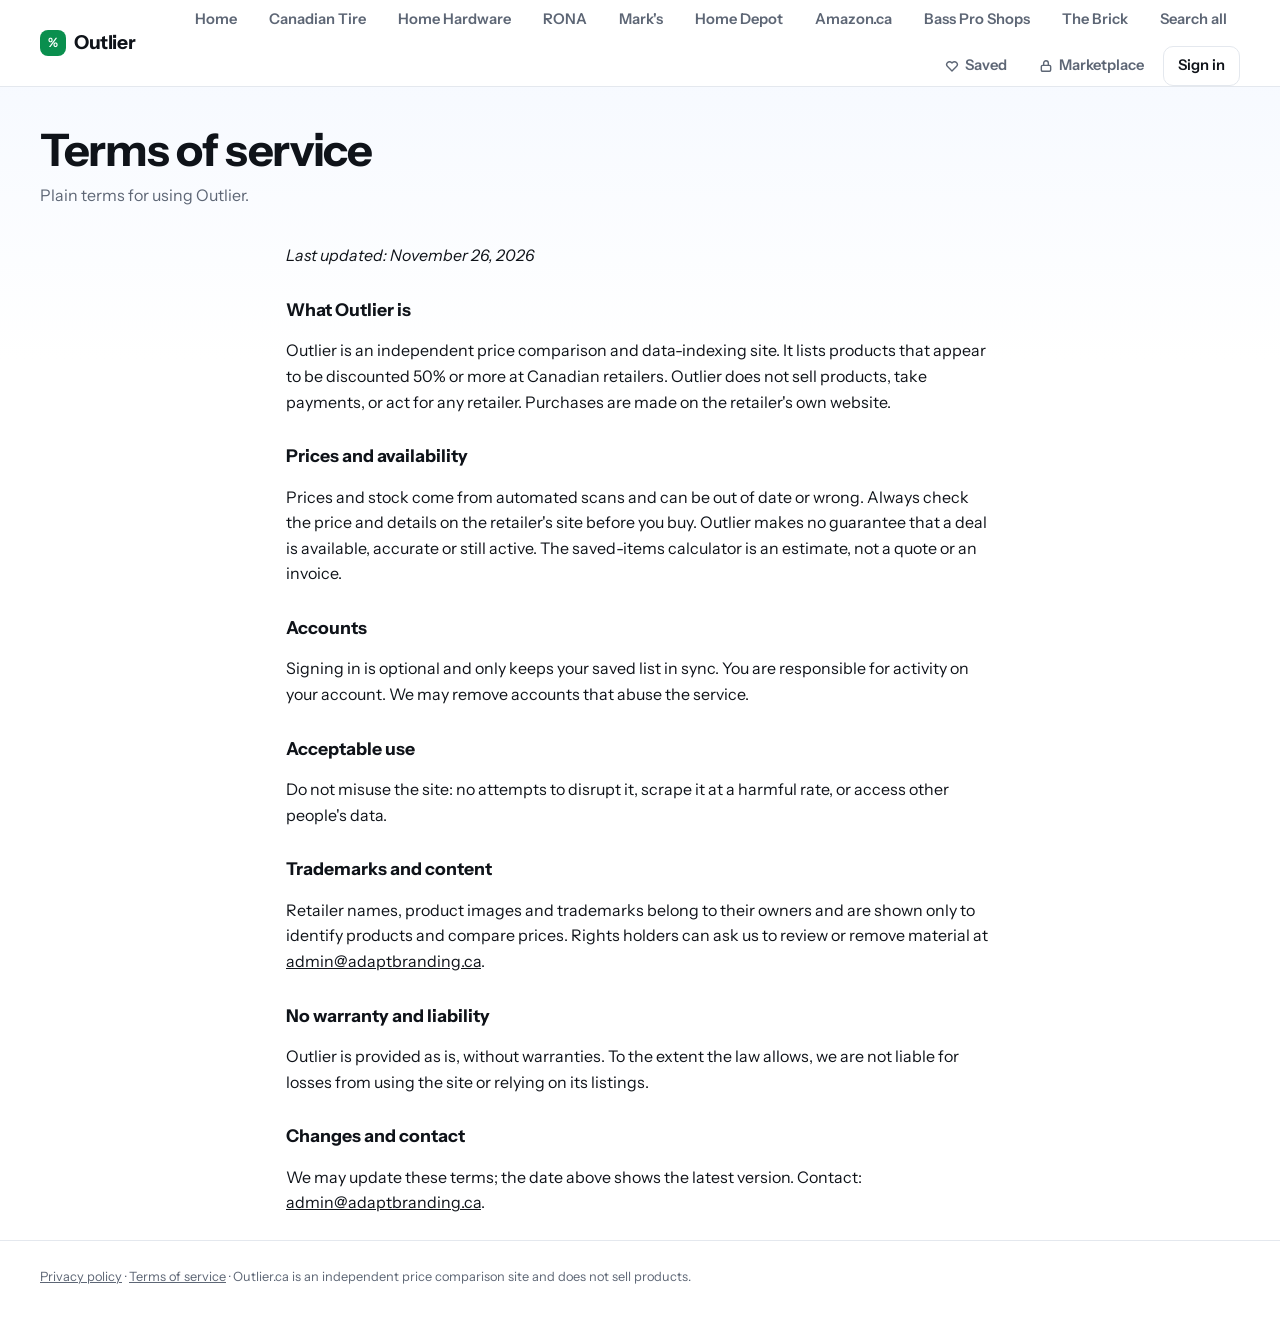
<file: terms/index.html>
<!DOCTYPE html>
<html lang="en">
<head>
<meta charset="utf-8">
<meta name="viewport" content="width=device-width, initial-scale=1">
<title>Terms of service | Outlier</title>
<meta name="description" content="The terms for using Outlier.">
<link rel="preconnect" href="https://fonts.googleapis.com">
<link rel="preconnect" href="https://fonts.gstatic.com" crossorigin>
<link href="https://fonts.googleapis.com/css2?family=Instrument+Sans:wght@400;500;600;700&display=swap" rel="stylesheet">
<link rel="stylesheet" href="../assets/site.css?v=11">
<style>.doc{max-width:68ch}.doc h2{font-size:1.1rem;margin:28px 0 8px}.doc p,.doc li{line-height:1.6}.doc ul{padding-left:1.2em}</style>
</head>
<body>
<header class="site">
  <div class="wrap">
    <a class="brand-link" href="../"><i aria-hidden="true"></i>Outlier</a>
    <nav class="menu" id="menu" aria-label="Stores"></nav>
  </div>
</header>
<script src="../assets/nav.js?v=6" data-base="../" data-here="" defer></script>

<header class="wrap hero">
  <h1>Terms of service</h1>
  <p>Plain terms for using Outlier.</p>
</header>

<main class="wrap doc">
<p><em>Last updated: November 26, 2026</em></p>
<h2>What Outlier is</h2>
<p>Outlier is an independent price comparison and data-indexing site. It lists products that appear to be discounted 50% or more at Canadian retailers. Outlier does not sell products, take payments, or act for any retailer. Purchases are made on the retailer's own website.</p>
<h2>Prices and availability</h2>
<p>Prices and stock come from automated scans and can be out of date or wrong. Always check the price and details on the retailer's site before you buy. Outlier makes no guarantee that a deal is available, accurate or still active. The saved-items calculator is an estimate, not a quote or an invoice.</p>
<h2>Accounts</h2>
<p>Signing in is optional and only keeps your saved list in sync. You are responsible for activity on your account. We may remove accounts that abuse the service.</p>
<h2>Acceptable use</h2>
<p>Do not misuse the site: no attempts to disrupt it, scrape it at a harmful rate, or access other people's data.</p>
<h2>Trademarks and content</h2>
<p>Retailer names, product images and trademarks belong to their owners and are shown only to identify products and compare prices. Rights holders can ask us to review or remove material at <a href="mailto:admin@adaptbranding.ca">admin@adaptbranding.ca</a>.</p>
<h2>No warranty and liability</h2>
<p>Outlier is provided as is, without warranties. To the extent the law allows, we are not liable for losses from using the site or relying on its listings.</p>
<h2>Changes and contact</h2>
<p>We may update these terms; the date above shows the latest version. Contact: <a href="mailto:admin@adaptbranding.ca">admin@adaptbranding.ca</a>.</p>
</main>
<footer class="legal">
  <div class="wrap">
    <p><a href="../privacy/">Privacy policy</a> &middot; <a href="../terms/">Terms of service</a> &middot; Outlier.ca is an independent price comparison site and does not sell products.</p>
  </div>
</footer>
</body>
</html>
</file>
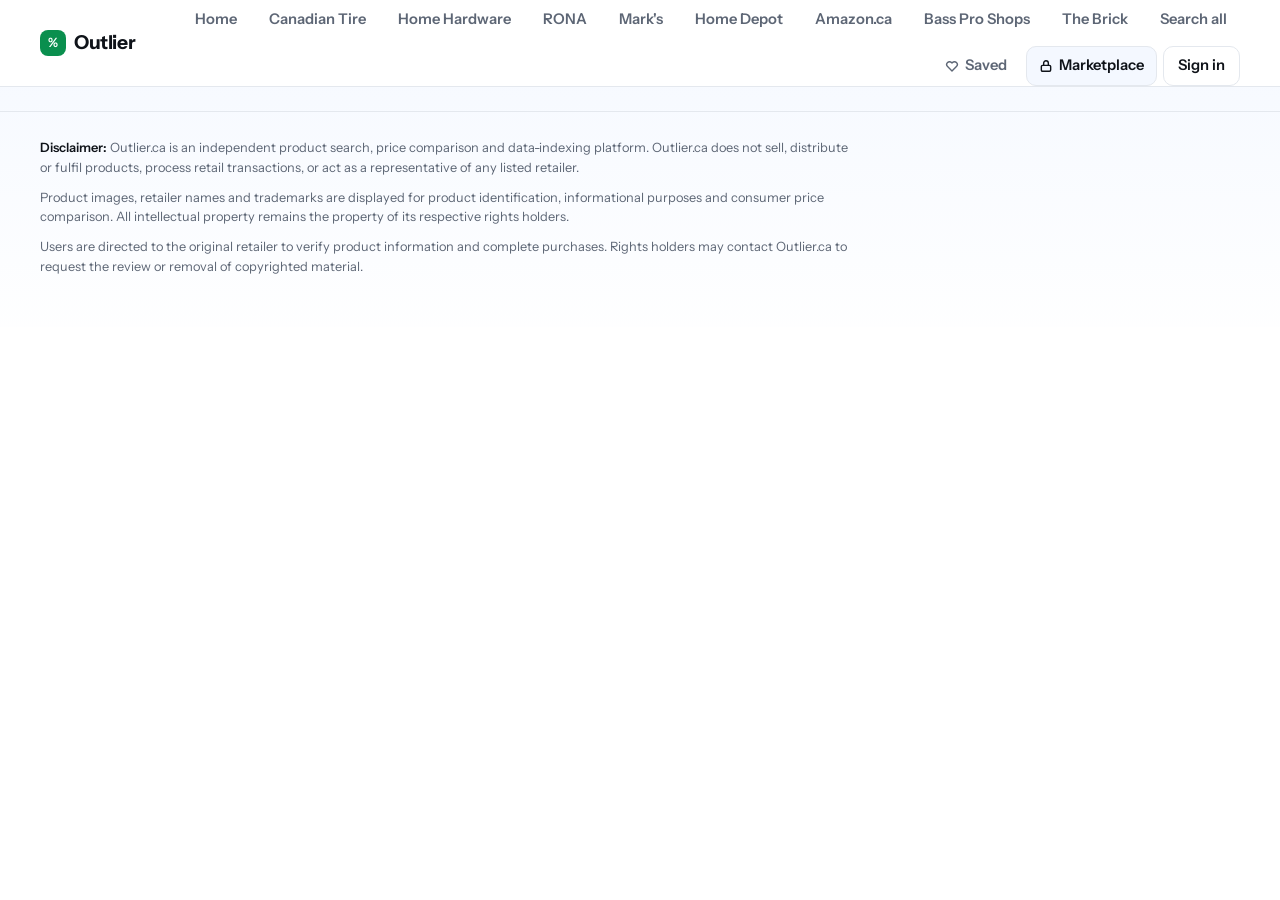
<file: tools/locked_page_template.html>
<!DOCTYPE html>
<html lang="en">
<head>
<meta charset="utf-8">
<meta name="viewport" content="width=device-width, initial-scale=1">
<meta name="robots" content="noindex, nofollow">
<title>Private page | Outlier</title>
<link rel="preconnect" href="https://fonts.googleapis.com">
<link rel="preconnect" href="https://fonts.gstatic.com" crossorigin>
<link href="https://fonts.googleapis.com/css2?family=Instrument+Sans:wght@400;500;600;700&display=swap" rel="stylesheet">
<link rel="stylesheet" href="../assets/site.css?v=5">
<style>
/* Lock screen */
.lockwrap { min-height: 60vh; display: grid; place-items: center; padding-block: 48px; }
.lockcard { width: min(400px, 100%); background: var(--card); border: 1px solid var(--line); border-radius: 18px; box-shadow: var(--shadow); padding: 28px 26px 22px; display: flex; flex-direction: column; gap: 12px; }
.lockicon { width: 44px; height: 44px; border-radius: 12px; background: var(--tint); color: var(--accent); display: grid; place-items: center; }
.lockcard h1 { margin: 4px 0 0; font-size: 1.5rem; letter-spacing: -.02em; line-height: 1.1; }
.lockcard p { margin: 0; color: var(--muted); }
.pw span { display: block; font-size: .85rem; font-weight: 600; margin-bottom: 6px; }
.pw input { width: 100%; height: 46px; border: 1px solid var(--line); border-radius: 12px; padding: 0 14px; font-size: 1rem; background: #fff; }
.pw input:focus-visible { outline: 2px solid var(--accent); outline-offset: 1px; }
.remember { display: flex; gap: 8px; align-items: center; font-size: .9rem; color: var(--muted); cursor: pointer; }
.remember input { accent-color: var(--accent); margin: 0; }
.lockcard .btn { flex: none; height: 46px; border-radius: 12px; font-size: 1rem; }
.lockcard .btn:disabled { opacity: .6; cursor: progress; }
.lockcard .err { color: #b91c1c; font-size: .9rem; min-height: 1.3em; }

/* Unlocked page */
.flip-hero { padding-block: 34px 4px; }
.flip-top { display: flex; justify-content: space-between; align-items: center; gap: 12px; }
.eyebrow { margin: 0; display: inline-flex; gap: 6px; align-items: center; font-size: .76rem; font-weight: 700; letter-spacing: .08em; text-transform: uppercase; color: var(--save); }
.lockbtn { flex: none; height: 36px; padding: 0 12px; font-size: .85rem; border-radius: 10px; }
.flip-hero h1 { margin: 10px 0 0; font-size: clamp(2rem, 5vw, 3.1rem); line-height: 1.03; letter-spacing: -.035em; font-weight: 700; text-wrap: balance; }
.flip-hero > p { margin: 12px 0 0; color: var(--muted); max-width: 64ch; font-size: 1.05rem; text-wrap: pretty; }
.jump { display: flex; flex-wrap: wrap; gap: 6px; margin-top: 18px; }
.jump a { height: 34px; display: inline-flex; align-items: center; padding: 0 13px; border: 1px solid var(--line); border-radius: 999px; text-decoration: none; font-weight: 600; font-size: .88rem; background: var(--card); }
.jump a:hover { border-color: var(--muted); }
.flip-sec { padding-top: 44px; scroll-margin-top: 12px; }
.flip-sec h2 { margin: 0; font-size: clamp(1.4rem, 3vw, 1.9rem); letter-spacing: -.025em; line-height: 1.1; }
.sec-head p { margin: 8px 0 0; color: var(--muted); max-width: 74ch; text-wrap: pretty; }
.ref { color: var(--accent); text-decoration: none; font-size: .76rem; font-weight: 600; margin-left: 2px; white-space: nowrap; }
.ref:hover { text-decoration: underline; }
.fine { color: var(--muted); font-size: .85rem; max-width: 82ch; margin: 14px 0 0; }

.rules { display: grid; grid-template-columns: repeat(auto-fill, minmax(220px, 1fr)); gap: 12px; margin-top: 16px; }
.rule { background: var(--card); border: 1px solid var(--line); border-radius: 14px; padding: 16px; box-shadow: var(--shadow); }
.rule b { display: block; font-size: 1rem; }
.rule p { margin: 6px 0 0; color: var(--muted); font-size: .92rem; }

.seasons { margin-top: 16px; }
button.chip { font: inherit; font-size: .88rem; font-weight: 600; color: var(--muted); }
button.chip:hover { color: var(--ink); border-color: var(--muted); }
button.chip.on { border-color: var(--accent); background: var(--tint); color: var(--ink); }
.picks { list-style: none; padding: 0; margin: 14px 0 0; display: grid; gap: 12px; }
.pick { display: grid; grid-template-columns: 44px 1fr; gap: 16px; background: var(--card); border: 1px solid var(--line); border-radius: 16px; padding: 18px 20px; box-shadow: var(--shadow); }
.rank { width: 40px; height: 40px; border-radius: 12px; background: var(--ink); color: #fff; display: grid; place-items: center; font-weight: 700; font-variant-numeric: tabular-nums; }
.rank.top { background: var(--save); }
.phead { display: flex; flex-wrap: wrap; justify-content: space-between; gap: 6px 12px; align-items: baseline; }
.phead h3 { margin: 0; font-size: 1.15rem; letter-spacing: -.01em; line-height: 1.25; }
.when { font-size: .74rem; font-weight: 700; padding: 3px 9px; border-radius: 999px; background: var(--tint); color: var(--accent); white-space: nowrap; }
.when.now { background: var(--rare-soft); color: var(--rare); }
.when.jan { background: #f3e8ff; color: #7e22ce; }
.when.spring { background: var(--save-soft); color: var(--save); }
.why { margin: 6px 0 0; color: var(--muted); max-width: 84ch; }
.nums { display: grid; grid-template-columns: repeat(4, minmax(0, 1fr)); gap: 8px; margin: 14px 0 0; }
.nums div { background: #f8fafc; border: 1px solid var(--line); border-radius: 12px; padding: 10px 12px; min-width: 0; }
.nums dt { font-size: .68rem; text-transform: uppercase; letter-spacing: .06em; color: var(--muted); font-weight: 600; }
.nums dd { margin: 2px 0 0; font-weight: 700; font-size: 1.05rem; font-variant-numeric: tabular-nums; letter-spacing: -.01em; }
.nums small { display: block; color: var(--muted); font-size: .78rem; margin-top: 2px; line-height: 1.3; }
.nums .pp { background: var(--save-soft); border-color: color-mix(in srgb, var(--save) 22%, var(--line)); }
.nums .pp dd { color: var(--save); }
.how { margin: 12px 0 0; font-size: .92rem; max-width: 92ch; }
.how b { font-weight: 600; }

.mathline { display: flex; flex-wrap: wrap; gap: 8px; margin-top: 16px; }
.mathline div { background: var(--card); border: 1px solid var(--line); border-radius: 12px; padding: 10px 14px; font-size: .92rem; }
.mathline .eq { background: var(--save-soft); color: var(--save); border-color: transparent; font-weight: 600; }
.livectl { margin-top: 18px; padding: 14px; border: 1px solid var(--line); border-radius: 16px; background: #fbfcfe; }
.livectl .chips { margin-top: 10px; }
.price small.off { color: var(--save); font-weight: 700; font-size: .8rem; }
.flipline { margin: 0; font-size: .88rem; font-variant-numeric: tabular-nums; }
.flipline .g { color: var(--save); }
.flip-sec .card h2 { font-size: 1rem; letter-spacing: 0; line-height: 1.3; }
#llist .price { flex-wrap: wrap; row-gap: 0; }
.livectl .sel select { min-width: 150px; }

.twocol { display: grid; grid-template-columns: 1fr 1fr; gap: 28px; }
.avoid, .tips { margin: 14px 0 0; padding: 0; display: grid; gap: 8px; }
.avoid li, .tips li { list-style: none; border: 1px solid var(--line); border-radius: 12px; padding: 12px 14px; background: var(--card); font-size: .93rem; }
.avoid b { color: #b91c1c; }
.tips { counter-reset: tip; }
.tips li { counter-increment: tip; position: relative; padding-left: 44px; }
.tips li::before { content: counter(tip); position: absolute; left: 12px; top: 11px; width: 22px; height: 22px; border-radius: 7px; background: var(--save-soft); color: var(--save); font-weight: 700; font-size: .8rem; display: grid; place-items: center; }
.srcs { columns: 2 340px; column-gap: 32px; font-size: .86rem; color: var(--muted); margin: 14px 0 0; padding-left: 22px; }
.srcs li { margin-bottom: 7px; break-inside: avoid; scroll-margin-top: 16px; }
.srcs a { color: var(--ink); }
.srcs li:target { background: var(--tint); border-radius: 6px; outline: 4px solid var(--tint); }

@media (max-width: 760px) {
  .nums { grid-template-columns: repeat(2, minmax(0, 1fr)); }
  .pick { grid-template-columns: 1fr; gap: 10px; padding: 16px; }
  .rank { width: 34px; height: 34px; border-radius: 10px; }
  .twocol { grid-template-columns: 1fr; gap: 8px; }
  .livectl { padding: 12px; }
  .livectl .sel select { min-width: 0; }
}
</style>
</head>
<body>
<header class="site">
  <div class="wrap">
    <a class="brand-link" href="../"><i aria-hidden="true"></i>Outlier</a>
    <nav class="menu" id="menu" aria-label="Stores"></nav>
  </div>
</header>
<script src="../assets/nav.js?v=4" data-base="../" data-here="flip" defer></script>

<main id="app">
  <section class="wrap lockwrap" id="lock" hidden>
    <form class="lockcard" id="lockform">
      <span class="lockicon" aria-hidden="true"><svg viewBox="0 0 24 24" width="22" height="22" fill="none" stroke="currentColor" stroke-width="2" stroke-linecap="round" stroke-linejoin="round"><rect x="4" y="11" width="16" height="10" rx="2"/><path d="M8 11V7a4 4 0 0 1 8 0v4"/></svg></span>
      <h1>Private page</h1>
      <p>Enter the password to open this page.</p>
      <label class="pw"><span>Password</span><input type="password" id="pw" required autocomplete="current-password"></label>
      <label class="remember"><input type="checkbox" id="remember" checked> Remember on this device</label>
      <button class="btn" type="submit" id="go">Unlock</button>
      <p class="err" id="err" role="alert"></p>
    </form>
  </section>
  <noscript><section class="wrap lockwrap"><div class="lockcard"><h1>Private page</h1><p>Turn on JavaScript to open this page.</p></div></section></noscript>
</main>

<footer class="legal">
  <div class="wrap">
    <p><strong>Disclaimer:</strong> Outlier.ca is an independent product search, price comparison and data-indexing platform. Outlier.ca does not sell, distribute or fulfil products, process retail transactions, or act as a representative of any listed retailer.</p>
    <p>Product images, retailer names and trademarks are displayed for product identification, informational purposes and consumer price comparison. All intellectual property remains the property of its respective rights holders.</p>
    <p>Users are directed to the original retailer to verify product information and complete purchases. Rights holders may contact Outlier.ca to request the review or removal of copyrighted material.</p>
  </div>
</footer>

<!-- The page content is encrypted (AES-256-GCM, key from the password with PBKDF2-SHA256). Built by tools/lock_page.py. -->
<script type="application/json" id="locked">__PAYLOAD__</script>
<script>
(function () {
  const box = JSON.parse(document.getElementById('locked').textContent);
  const $ = (id) => document.getElementById(id);
  const fromB64 = (s) => Uint8Array.from(atob(s), c => c.charCodeAt(0));
  const toB64 = (u8) => { let s = ''; for (let i = 0; i < u8.length; i++) s += String.fromCharCode(u8[i]); return btoa(s); };
  const SLOT = 'outlier-lock:' + location.pathname.replace(/index\.html$/, '');
  const saved = {
    get() { try { return localStorage.getItem(SLOT) || sessionStorage.getItem(SLOT); } catch (e) { return null; } },
    set(v, keep) { try { (keep ? localStorage : sessionStorage).setItem(SLOT, v); } catch (e) {} },
    clear() { try { localStorage.removeItem(SLOT); sessionStorage.removeItem(SLOT); } catch (e) {} }
  };
  window.__lockPage = () => { saved.clear(); location.reload(); };

  async function keyFrom(pw) {
    const base = await crypto.subtle.importKey('raw', new TextEncoder().encode(pw), 'PBKDF2', false, ['deriveKey']);
    return crypto.subtle.deriveKey({ name: 'PBKDF2', salt: fromB64(box.salt), iterations: box.iter, hash: 'SHA-256' },
      base, { name: 'AES-GCM', length: 256 }, true, ['decrypt']);
  }
  async function open(key) {
    const plain = await crypto.subtle.decrypt({ name: 'AES-GCM', iv: fromB64(box.iv) }, key, fromB64(box.ct));
    return JSON.parse(new TextDecoder().decode(plain));
  }
  function show(page) {
    if (page.title) document.title = page.title;
    $('app').innerHTML = page.html;
    const s = document.createElement('script');
    s.textContent = page.js;
    document.body.appendChild(s);
    if (location.hash) { const t = document.getElementById(location.hash.slice(1)); if (t) t.scrollIntoView(); }
  }
  function ask() {
    $('lock').hidden = false;
    if (!(window.crypto && crypto.subtle)) {
      $('err').textContent = 'This browser cannot open private pages. Try an up-to-date Chrome, Safari, Edge or Firefox.';
      $('go').disabled = true;
      return;
    }
    $('pw').focus();
    $('lockform').addEventListener('submit', async (e) => {
      e.preventDefault();
      const pw = $('pw').value;
      if (!pw) return;
      $('go').disabled = true; $('go').textContent = 'Unlocking…'; $('err').textContent = '';
      try {
        const key = await keyFrom(pw);
        const page = await open(key);
        saved.set(toB64(new Uint8Array(await crypto.subtle.exportKey('raw', key))), $('remember').checked);
        show(page);
      } catch (err) {
        $('go').disabled = false; $('go').textContent = 'Unlock';
        $('err').textContent = 'That password didn’t work. Try again.';
        $('pw').select();
      }
    });
  }
  const k = saved.get();
  if (k && window.crypto && crypto.subtle) {
    crypto.subtle.importKey('raw', fromB64(k), 'AES-GCM', true, ['decrypt']).then(open).then(show).catch(() => { saved.clear(); ask(); });
  } else ask();
})();
</script>
</body>
</html>
</file>
<file: assets/site.css>
:root {
  --bg: #ffffff;
  --card: #ffffff;
  --ink: #0f1319;
  --muted: #5d6675;
  --line: #e4e8ee;
  --accent: #2563eb;
  --save: #0a8f4e;
  --save-soft: #e3f6ec;
  --rare: #c2410c;
  --rare-soft: #fff0e6;
  --tint: #f4f8ff;
  --shadow: 0 1px 2px rgba(15, 19, 25, .04), 0 6px 18px rgba(37, 99, 235, .06);
  --font: "Instrument Sans", system-ui, -apple-system, "Segoe UI", Roboto, Helvetica, Arial, sans-serif;
  color-scheme: light;
}
* { box-sizing: border-box; }
html { -webkit-text-size-adjust: 100%; }
body { margin: 0; color: var(--ink); font: 400 16px/1.45 var(--font); }
a { color: inherit; }
button, input, select { font: inherit; color: inherit; }
:focus-visible { outline: 2px solid var(--accent); outline-offset: 2px; border-radius: 6px; }

.wrap { max-width: 1240px; margin: 0 auto; padding: 0 20px; }

/* Header */
.hero { padding-block: 40px 20px; }
body { background: linear-gradient(180deg, var(--tint) 0, #fff 360px) no-repeat; background-color: #fff; }
.hero h1 { margin: 0; font-size: clamp(1.9rem, 4.5vw, 2.8rem); line-height: 1.05; letter-spacing: -.03em; font-weight: 700; text-wrap: balance; }
.hero p { margin: 10px 0 0; color: var(--muted); max-width: 60ch; text-wrap: pretty; }
.stats { display: flex; flex-wrap: wrap; gap: 6px 22px; margin-top: 16px; font-size: .9rem; color: var(--muted); }
.stats b { color: var(--ink); font-weight: 600; font-variant-numeric: tabular-nums; }

/* Controls */
.controls { position: sticky; top: 0; z-index: 5; background: rgba(255, 255, 255, .92); backdrop-filter: blur(10px); border-bottom: 1px solid var(--line); padding: 12px 0 10px; }
.row { display: flex; flex-wrap: wrap; gap: 8px; align-items: center; }
.search { flex: 1 1 150px; position: relative; }
.search input { width: 100%; height: 44px; border: 1px solid var(--line); background: var(--card); border-radius: 12px; padding: 0 14px 0 40px; }
.search svg { position: absolute; left: 13px; top: 50%; translate: 0 -50%; width: 18px; height: 18px; color: var(--muted); pointer-events: none; }
.sel { position: relative; }
.sel select { appearance: none; height: 44px; border: 1px solid var(--line); background: var(--card); border-radius: 12px; padding: 0 34px 0 14px; max-width: 230px; cursor: pointer; }
.sel::after { content: ""; position: absolute; right: 14px; top: 50%; width: 7px; height: 7px; border-right: 1.5px solid var(--muted); border-bottom: 1.5px solid var(--muted); translate: 0 -70%; rotate: 45deg; pointer-events: none; }
.sel select:disabled { opacity: .45; cursor: not-allowed; }
.sel .tag { position: absolute; left: 14px; top: 5px; font-size: .62rem; text-transform: uppercase; letter-spacing: .06em; color: var(--muted); pointer-events: none; }
.sel.labeled select { padding-top: 14px; padding-bottom: 0; height: 44px; }
.sel.labeled select { padding-left: 14px; }


.status { display: flex; justify-content: space-between; align-items: center; padding: 18px 0 12px; color: var(--muted); font-size: .92rem; }
.status b { color: var(--ink); font-weight: 600; }

/* Grid */
.grid { display: grid; grid-template-columns: repeat(auto-fill, minmax(236px, 1fr)); gap: 16px; }
.card { background: var(--card); border: 1px solid var(--line); border-radius: 16px; overflow: hidden; display: flex; flex-direction: column; box-shadow: var(--shadow); transition: border-color .15s, transform .15s; }
.card:hover { border-color: color-mix(in srgb, var(--ink) 28%, var(--line)); transform: translateY(-2px); }
.media { position: relative; display: block; aspect-ratio: 1; background: #fff; border-bottom: 1px solid var(--line); }
/* Every photo sits in the same square frame. It shrinks to fit but is never stretched past its real size,
   so small photos stay sharp (centred at their own size) instead of being blown up. */
.media img { position: absolute; inset: 14px; margin: auto; width: auto; height: auto; max-width: calc(100% - 28px); max-height: calc(100% - 28px); object-fit: contain; display: block; }
.media.none::after { content: "No photo"; position: absolute; inset: 0; display: grid; place-items: center; color: #8a93a1; font-size: .85rem; }
.pct { position: absolute; top: 10px; left: 10px; background: var(--save); color: #fff; font-weight: 700; font-size: .85rem; padding: 3px 9px; border-radius: 999px; font-variant-numeric: tabular-nums; }
.rare { position: absolute; bottom: 10px; left: 10px; background: var(--rare-soft); color: var(--rare); font-weight: 600; font-size: .75rem; padding: 3px 9px; border-radius: 999px; }
.body { padding: 14px 16px 16px; display: flex; flex-direction: column; gap: 6px; flex: 1; }
.brand { margin: 0; font-size: .78rem; text-transform: uppercase; letter-spacing: .06em; color: var(--muted); min-height: 1.1em; }
.card h2 { margin: 0; font-size: 1rem; line-height: 1.3; font-weight: 600; display: -webkit-box; -webkit-line-clamp: 2; line-clamp: 2; -webkit-box-orient: vertical; overflow: hidden; }
.card h2 a { text-decoration: none; }
.card h2 a:hover { text-decoration: underline; }
.price { display: flex; align-items: baseline; gap: 8px; margin-top: 2px; font-variant-numeric: tabular-nums; }
.price strong { font-size: 1.5rem; font-weight: 700; letter-spacing: -.02em; color: var(--save); }
.price s { color: var(--muted); font-size: .95rem; }
.price small { color: var(--muted); font-size: .8rem; font-weight: 500; letter-spacing: 0; }
.where { margin: 0; font-size: .86rem; color: var(--muted); }
.where b { color: var(--ink); font-weight: 600; }
.actions { margin-top: auto; padding-top: 10px; display: flex; gap: 8px; }
.btn { flex: 1; text-align: center; text-decoration: none; border-radius: 10px; padding: 9px 12px; font-weight: 600; font-size: .9rem; border: 1px solid var(--ink); background: var(--ink); color: var(--bg); cursor: pointer; }
.btn:hover { opacity: .88; }
.btn.ghost { background: transparent; color: var(--ink); border-color: var(--line); }
.btn.ghost:hover { border-color: var(--muted); opacity: 1; }

.more { display: block; margin: 28px auto 0; padding: 12px 26px; border-radius: 12px; border: 1px solid var(--line); background: var(--card); font-weight: 600; cursor: pointer; }
.more:hover { border-color: var(--muted); }
.empty { text-align: center; padding: 60px 20px; color: var(--muted); background: var(--card); border: 1px dashed var(--line); border-radius: 16px; }
.empty b { display: block; color: var(--ink); font-size: 1.1rem; margin-bottom: 4px; }

/* Store dialog */
dialog { width: min(640px, calc(100vw - 24px)); max-height: min(80vh, 720px); padding: 0; border: 1px solid var(--line); border-radius: 18px; background: var(--card); color: var(--ink); box-shadow: 0 24px 64px rgba(0, 0, 0, .3); }
dialog:modal { overscroll-behavior: contain; }
dialog::backdrop { background: rgba(10, 14, 20, .5); backdrop-filter: blur(2px); overflow: hidden; overscroll-behavior: contain; }
.dhead { display: flex; justify-content: space-between; gap: 12px; align-items: flex-start; padding: 18px 20px 12px; border-bottom: 1px solid var(--line); position: sticky; top: 0; background: var(--card); }
.dhead h3 { margin: 0; font-size: 1.05rem; line-height: 1.3; }
.dhead p { margin: 2px 0 0; color: var(--muted); font-size: .88rem; }
.x { flex: none; width: 36px; height: 36px; border-radius: 10px; border: 1px solid var(--line); background: transparent; cursor: pointer; font-size: 1.2rem; line-height: 1; }
.stores { list-style: none; margin: 0; padding: 4px 20px 16px; }
.stores li { display: grid; grid-template-columns: 1fr auto; gap: 2px 14px; padding: 12px 0; border-bottom: 1px solid var(--line); }
.stores li:last-child { border-bottom: 0; }
.stores .nm { font-weight: 600; }
.stores .ad { color: var(--muted); font-size: .85rem; grid-column: 1; }
.stores .pr { text-align: right; font-variant-numeric: tabular-nums; font-weight: 700; color: var(--save); }
.stores .pr s { color: var(--muted); font-weight: 400; font-size: .85rem; margin-left: 6px; }
.stores .st { text-align: right; color: var(--muted); font-size: .85rem; }
.stores .go { grid-column: 1 / -1; font-size: .88rem; color: var(--accent); font-weight: 600; text-decoration: none; margin-top: 2px; }
.stores .go:hover { text-decoration: underline; }

footer { margin: 48px 0 40px; color: var(--muted); font-size: .85rem; }
footer details { max-width: 80ch; }
footer summary { cursor: pointer; font-weight: 600; color: var(--ink); }
footer p { margin: 10px 0 0; }

@media (max-width: 640px) {
  .wrap { padding: 0 14px; }
  .hero { padding-block: 26px 14px; }
  .controls { position: static; backdrop-filter: none; }
  .grid { grid-template-columns: repeat(2, 1fr); gap: 10px; }
  .body { padding: 10px 12px 12px; }
  .price strong { font-size: 1.25rem; }
  .media img { inset: 8px; max-width: calc(100% - 16px); max-height: calc(100% - 16px); }
  .actions { flex-direction: column; }
  .sel select { max-width: none; }
  .sel { flex: 1 1 calc(50% - 8px); }
  .sel.cat { flex-basis: 100%; }
  .sel select { width: 100%; }
}
@media (max-width: 380px) { .grid { grid-template-columns: 1fr; } }
@media (prefers-reduced-motion: reduce) { .card { transition: none; } .card:hover { transform: none; } }

/* Site header and retailer menu */
.site { border-bottom: 1px solid var(--line); background: #fff; }
.site .wrap { display: flex; align-items: center; justify-content: space-between; gap: 16px; min-height: 64px; }
.brand-link { font-weight: 700; font-size: 1.2rem; letter-spacing: -.02em; text-decoration: none; display: inline-flex; align-items: center; gap: 8px; }
.brand-link i { width: 26px; height: 26px; border-radius: 8px; background: var(--save); display: inline-block; position: relative; }
.brand-link i::after { content: "%"; position: absolute; inset: 0; display: grid; place-items: center; color: #fff; font-style: normal; font-size: .8rem; font-weight: 700; }
.menu { display: flex; align-items: center; gap: 6px; flex-wrap: wrap; justify-content: flex-end; }
.menu a { display: inline-flex; align-items: center; height: 40px; padding: 0 12px; border-radius: 10px; text-decoration: none; font-weight: 600; font-size: .92rem; color: var(--muted); border: 1px solid transparent; }
.menu a:hover { background: var(--tint); color: var(--ink); }
.menu a[aria-current="page"] { color: var(--ink); background: var(--tint); border-color: var(--line); }
.menu img { height: 24px; width: auto; max-width: 120px; display: block; }

/* Home gallery */
.home-hero { padding-block: 56px 28px; }
.home-hero h1 { margin: 0; font-size: clamp(2.2rem, 6vw, 3.6rem); line-height: 1.02; letter-spacing: -.035em; font-weight: 700; text-wrap: balance; }
.home-hero p { margin: 14px 0 0; color: var(--muted); max-width: 52ch; font-size: 1.08rem; text-wrap: pretty; }
.gallery-title { margin: 28px 0 14px; font-size: .8rem; text-transform: uppercase; letter-spacing: .08em; color: var(--muted); font-weight: 600; }
.gallery { display: grid; grid-template-columns: repeat(auto-fill, minmax(240px, 1fr)); gap: 16px; list-style: none; padding: 0; margin: 0 0 56px; }
.tile { display: flex; flex-direction: column; background: var(--card); border: 1px solid var(--line); border-radius: 18px; overflow: hidden; text-decoration: none; box-shadow: var(--shadow); transition: transform .15s, border-color .15s; height: 100%; }
a.tile:hover { transform: translateY(-3px); border-color: color-mix(in srgb, var(--ink) 28%, var(--line)); }
.tile .logo { aspect-ratio: 4 / 3; display: grid; place-items: center; padding: 28px; background: #fff; }
.tile .logo img { max-width: 78%; max-height: 78%; object-fit: contain; display: block; }
.tile .wordmark { font-size: 1.7rem; font-weight: 700; letter-spacing: -.03em; text-align: center; line-height: 1.1; }
.tile .cap { padding: 14px 18px 16px; border-top: 1px solid var(--line); display: flex; flex-direction: column; gap: 2px; }
.tile .cap b { font-size: 1rem; }
.tile .cap span { color: var(--muted); font-size: .88rem; }
.tile.soon { border-style: dashed; box-shadow: none; background: transparent; }
.tile.soon .logo { background: transparent; color: var(--muted); }
.tile.soon .wordmark { font-size: 1.1rem; font-weight: 600; color: var(--muted); }
.page-title { padding-block: 32px 18px; }
.page-title h1 { margin: 0; font-size: clamp(1.7rem, 4vw, 2.4rem); line-height: 1.05; letter-spacing: -.03em; font-weight: 700; }
.page-title p { margin: 8px 0 0; color: var(--muted); max-width: 60ch; }
@media (max-width: 640px) {
  .site .wrap { min-height: 56px; flex-wrap: wrap; row-gap: 0; padding-block: 8px 0; }
  .menu { order: 2; width: 100%; flex-wrap: nowrap; justify-content: flex-start; overflow-x: auto; scrollbar-width: none; padding-bottom: 8px; margin-inline: -4px; }
  .menu::-webkit-scrollbar { display: none; }
  .menu a { flex: none; height: 36px; }
  .home-hero { padding-block: 34px 18px; }
  .gallery { grid-template-columns: repeat(2, 1fr); gap: 10px; }
  .tile .logo { padding: 18px; }
  .tile .wordmark { font-size: 1.25rem; }
}

/* New-deal badge and cross-retailer search */
.new { position: absolute; top: 10px; right: 10px; background: var(--accent); color: #fff; font-weight: 700; font-size: .72rem; letter-spacing: .05em; text-transform: uppercase; padding: 4px 9px; border-radius: 999px; }
.brand .ret { color: var(--ink); font-weight: 700; }
.chips { display: flex; flex-wrap: wrap; gap: 6px; margin-top: 10px; }
.chip { display: inline-flex; align-items: center; gap: 6px; height: 34px; padding: 0 12px; border: 1px solid var(--line); border-radius: 999px; background: var(--card); font-size: .88rem; font-weight: 600; cursor: pointer; user-select: none; }
.chip input { accent-color: var(--accent); margin: 0; }
.chip:has(input:checked) { border-color: var(--accent); background: var(--tint); }
.chip small { color: var(--muted); font-weight: 500; font-variant-numeric: tabular-nums; }
.loadnote { color: var(--muted); font-size: .88rem; margin: 8px 0 0; min-height: 1.3em; }
.home-search { display: flex; gap: 8px; max-width: 560px; margin-top: 22px; }
.home-search .search { flex: 1; }
.home-search .btn { flex: none; border-radius: 12px; padding: 0 20px; height: 44px; }
.home-links { margin-top: 12px; font-size: .92rem; }
.home-links a { color: var(--accent); font-weight: 600; text-decoration: none; }
.home-links a:hover { text-decoration: underline; }

[hidden] { display: none !important; }

/* Site-wide disclaimer */
.legal { margin: 24px 0 0; padding: 26px 0 40px; border-top: 1px solid var(--line); font-size: .8rem; line-height: 1.55; color: var(--muted); }
.legal p { margin: 0 0 10px; max-width: 90ch; }
.legal strong { color: var(--ink); font-weight: 600; }

/* Price range slider (assets/pricefilter.js) */
.pfmount { flex: 0 1 auto; }
.pf { --pa: 0%; --pb: 100%; position: relative; width: 230px; height: 44px; border: 1px solid var(--line); background: var(--card); border-radius: 12px; padding: 0 16px; }
.pf[hidden] { display: none; }
.pf .tag { position: absolute; left: 14px; top: 5px; font-size: .62rem; text-transform: uppercase; letter-spacing: .06em; color: var(--muted); pointer-events: none; }
.pf .pfv { position: absolute; right: 14px; top: 4px; font-size: .74rem; color: var(--muted); font-variant-numeric: tabular-nums; white-space: nowrap; }
.pf.on { border-color: var(--accent); }
.pf.on .pfv { color: var(--ink); font-weight: 600; }
.pftrack { position: absolute; left: 16px; right: 16px; bottom: 2px; height: 20px; }
.pftrack::before { content: ""; position: absolute; left: 0; right: 0; top: 50%; height: 4px; margin-top: -2px; border-radius: 2px; background: linear-gradient(to right, var(--line) var(--pa), var(--accent) var(--pa), var(--accent) var(--pb), var(--line) var(--pb)); }
.pftrack input { position: absolute; left: -8px; width: calc(100% + 16px); top: 0; height: 20px; margin: 0; background: none; appearance: none; -webkit-appearance: none; pointer-events: none; }
.pftrack input::-webkit-slider-runnable-track { background: none; height: 20px; }
.pftrack input::-moz-range-track { background: none; height: 20px; }
.pftrack input::-webkit-slider-thumb { -webkit-appearance: none; appearance: none; pointer-events: auto; width: 18px; height: 18px; margin-top: 1px; border-radius: 50%; border: 2px solid var(--accent); background: var(--card); box-shadow: 0 1px 3px rgba(0, 0, 0, .25); cursor: grab; }
.pftrack input::-moz-range-thumb { pointer-events: auto; width: 14px; height: 14px; border-radius: 50%; border: 2px solid var(--accent); background: var(--card); box-shadow: 0 1px 3px rgba(0, 0, 0, .25); cursor: grab; }
.pftrack input:focus-visible { outline: none; }
.pftrack input:focus-visible::-webkit-slider-thumb { outline: 3px solid color-mix(in srgb, var(--accent) 40%, transparent); outline-offset: 1px; }
.pftrack input:focus-visible::-moz-range-thumb { outline: 3px solid color-mix(in srgb, var(--accent) 40%, transparent); outline-offset: 1px; }
.pftrack input:active::-webkit-slider-thumb { cursor: grabbing; }
@media (max-width: 640px) { .pfmount { flex: 1 1 100%; } .pf { width: 100%; } }

/* Save button (assets/saved.js) and the Saved page */
.body { position: relative; }
.save { position: absolute; right: 12px; top: -22px; z-index: 2; width: 42px; height: 42px; display: grid; place-items: center; padding: 0; border-radius: 50%; border: 1px solid var(--line); background: var(--card); color: var(--muted); box-shadow: 0 1px 4px rgba(0, 0, 0, .18); cursor: pointer; transition: transform .12s, color .12s, border-color .12s; }
.save svg { fill: none; }
.save:hover { color: var(--ink); border-color: var(--muted); }
.save:active { transform: scale(.92); }
.save[aria-pressed="true"] { color: #d6335a; border-color: #d6335a; }
.save[aria-pressed="true"] svg { fill: currentColor; }
.save:focus-visible { outline: 3px solid color-mix(in srgb, var(--accent) 45%, transparent); outline-offset: 2px; }
.navcount { margin-left: 6px; min-width: 18px; padding: 0 6px; border-radius: 999px; background: var(--accent); color: #fff; font-size: .72rem; font-weight: 700; line-height: 18px; text-align: center; font-variant-numeric: tabular-nums; }
.navcount[hidden] { display: none; }
.card .brand { padding-right: 44px; }
.chg { margin: 0; font-size: .86rem; color: var(--muted); }
.chg b { color: var(--ink); font-weight: 600; }
.chg.drop b { color: var(--save); }
.chg.up b { color: #b4361f; }
.chg.gone { font-style: italic; }
.saved-tools { display: flex; align-items: center; gap: 10px; flex-wrap: wrap; }
.saved-tools .btn { flex: none; padding: 7px 14px; }
.btn.danger { background: #b4361f; border-color: #b4361f; color: #fff; }
.card .rm { flex: none; }

/* Favorites calculator (saved/index.html) */
.calc { margin: 0 0 18px; padding: 18px 20px; background: var(--card); border: 1px solid var(--line); border-radius: 16px; box-shadow: var(--shadow); }
.calc h2 { margin: 0 0 10px; font-size: 1.05rem; }
.calcrows { margin: 0; display: grid; gap: 6px; max-width: 420px; }
.calcrows > div { display: flex; justify-content: space-between; align-items: baseline; gap: 16px; }
.calcrows dt { color: var(--muted); }
.calcrows dt span { font-size: .84rem; margin-left: 4px; }
.calcrows dd { margin: 0; font-weight: 600; font-variant-numeric: tabular-nums; }
.calcrows .tot { margin-top: 4px; padding-top: 10px; border-top: 1px solid var(--line); }
.calcrows .tot dt { color: var(--ink); font-weight: 600; }
.calcrows .tot dd { font-size: 1.4rem; }
.calcnote { margin: 12px 0 0; font-size: .84rem; color: var(--muted); max-width: 70ch; text-wrap: pretty; }
.calcnote b { color: var(--ink); font-weight: 600; }
.calc details { margin-top: 12px; font-size: .9rem; }
.calc summary { cursor: pointer; font-weight: 600; }
.calcitems { list-style: none; margin: 10px 0 0; padding: 0; max-width: 560px; display: grid; gap: 4px; }
.calcitems li { display: flex; justify-content: space-between; gap: 16px; }
.calcitems li span { overflow: hidden; text-overflow: ellipsis; white-space: nowrap; color: var(--muted); }
.calcitems li b { font-weight: 600; font-variant-numeric: tabular-nums; }
.calc[hidden] { display: none; }
.calcpair { display: grid; grid-template-columns: repeat(auto-fit, minmax(min(100%, 340px), 1fr)); column-gap: 16px; align-items: stretch; }
.calcpair .calc { margin: 0 0 18px; }
.calcrows .sav dd { color: var(--save); }
.calcrows .sav dt span { color: var(--save); font-weight: 600; }
.calcitems li s { color: var(--muted); font-weight: 400; margin-right: 4px; }
.calcitems li em { font-style: normal; color: var(--save); font-weight: 600; font-size: .84rem; margin-left: 4px; }
.calcitems li b { white-space: nowrap; }
.calcitems.sv li { display: grid; grid-template-columns: minmax(0, 1fr) auto 6.2rem; align-items: baseline; }
.calcitems.sv li em { margin: 0; text-align: right; white-space: nowrap; font-variant-numeric: tabular-nums; }
.savebox { margin-top: 14px; padding: 12px 14px; border: 1px solid color-mix(in srgb, var(--save) 45%, var(--line)); border-radius: 10px; background: color-mix(in srgb, var(--save) 9%, transparent); display: grid; gap: 2px; max-width: 420px; }
.savelabel { font-size: .84rem; color: var(--muted); }
.savelabel span { margin-left: 4px; }
.saveamt { font-size: 1.6rem; font-weight: 700; color: var(--save); font-variant-numeric: tabular-nums; }
.savepct { font-size: .84rem; color: var(--save); font-weight: 600; }
.calchead { display: flex; justify-content: space-between; align-items: center; gap: 10px 16px; flex-wrap: wrap; margin-bottom: 10px; }
.calchead h2 { margin: 0; }
.calcpick { display: flex; align-items: center; gap: 8px; flex-wrap: wrap; font-size: .88rem; color: var(--muted); }
.calcpick .btn { flex: none; padding: 6px 12px; font-size: .84rem; }
.calcpick .btn:disabled { opacity: .45; cursor: default; }
.inc { margin: 0; display: flex; align-items: center; gap: 8px; font-size: .88rem; cursor: pointer; }
.inc input { width: 18px; height: 18px; margin: 0; accent-color: var(--accent); cursor: pointer; }
.inc.off { color: var(--muted); font-style: italic; cursor: default; }

/* Account sign-in and sync (assets/sync.js) */
.menu .acct { flex: none; height: 40px; padding: 0 14px; border-radius: 10px; border: 1px solid var(--line); background: var(--card); color: var(--ink); font: inherit; font-weight: 600; font-size: .92rem; cursor: pointer; }
.menu .acct:hover { border-color: var(--muted); }
.menu .acct.on { border-color: color-mix(in srgb, var(--accent) 55%, var(--line)); color: var(--accent); }
@media (max-width: 640px) { .menu .acct { height: 36px; } }
.acctdlg { border: 0; border-radius: 18px; padding: 0; width: min(440px, calc(100vw - 32px)); color: var(--ink); background: var(--card); box-shadow: 0 24px 70px rgba(15, 19, 25, .35); }
.acctdlg::backdrop { background: rgba(15, 19, 25, .5); }
.acctin { position: relative; padding: 26px 26px 22px; }
.acctin h2 { margin: 0 28px 8px 0; font-size: 1.2rem; text-wrap: balance; }
.acctx { position: absolute; top: 10px; right: 10px; width: 36px; height: 36px; border: 0; border-radius: 50%; background: transparent; color: var(--muted); font-size: 1.5rem; line-height: 1; cursor: pointer; }
.acctx:hover { background: var(--tint); color: var(--ink); }
.acctnote { margin: 0 0 14px; color: var(--muted); font-size: .94rem; text-wrap: pretty; }
.acctnote b { color: var(--ink); }
.acctemail { margin: 0 0 6px; font-weight: 600; word-break: break-all; }
.acctform { display: grid; gap: 6px; }
.acctform label { font-size: .84rem; font-weight: 600; }
.acctform input { height: 46px; border: 1px solid var(--line); border-radius: 12px; padding: 0 14px; font: inherit; background: var(--card); color: var(--ink); }
.acctform input:focus-visible { outline: 3px solid color-mix(in srgb, var(--accent) 40%, transparent); outline-offset: 1px; border-color: var(--accent); }
.acctform .btn { margin-top: 4px; height: 46px; }
.acctform .btn:disabled, .acctg:disabled { opacity: .6; cursor: default; }
.accterr { margin: 0; min-height: 1.2em; color: #b4361f; font-size: .86rem; }
.acctor { display: flex; align-items: center; gap: 12px; margin: 12px 0; color: var(--muted); font-size: .84rem; }
.acctor::before, .acctor::after { content: ""; flex: 1; height: 1px; background: var(--line); }
.acctg { width: 100%; height: 46px; display: block; }
.acctrow { display: flex; gap: 10px; flex-wrap: wrap; }
.acctrow .btn { flex: none; }
.acctfine { margin: 14px 0 0; font-size: .8rem; color: var(--muted); }
.syncbar { margin: 0 0 14px; padding: 10px 14px; display: flex; align-items: center; gap: 8px 14px; flex-wrap: wrap; border: 1px solid var(--line); border-radius: 12px; background: var(--card); font-size: .9rem; color: var(--muted); }
.syncbar b { color: var(--ink); font-weight: 600; }
.syncbar .btn { flex: none; padding: 6px 14px; }
.syncbar[hidden] { display: none; }
</file>
